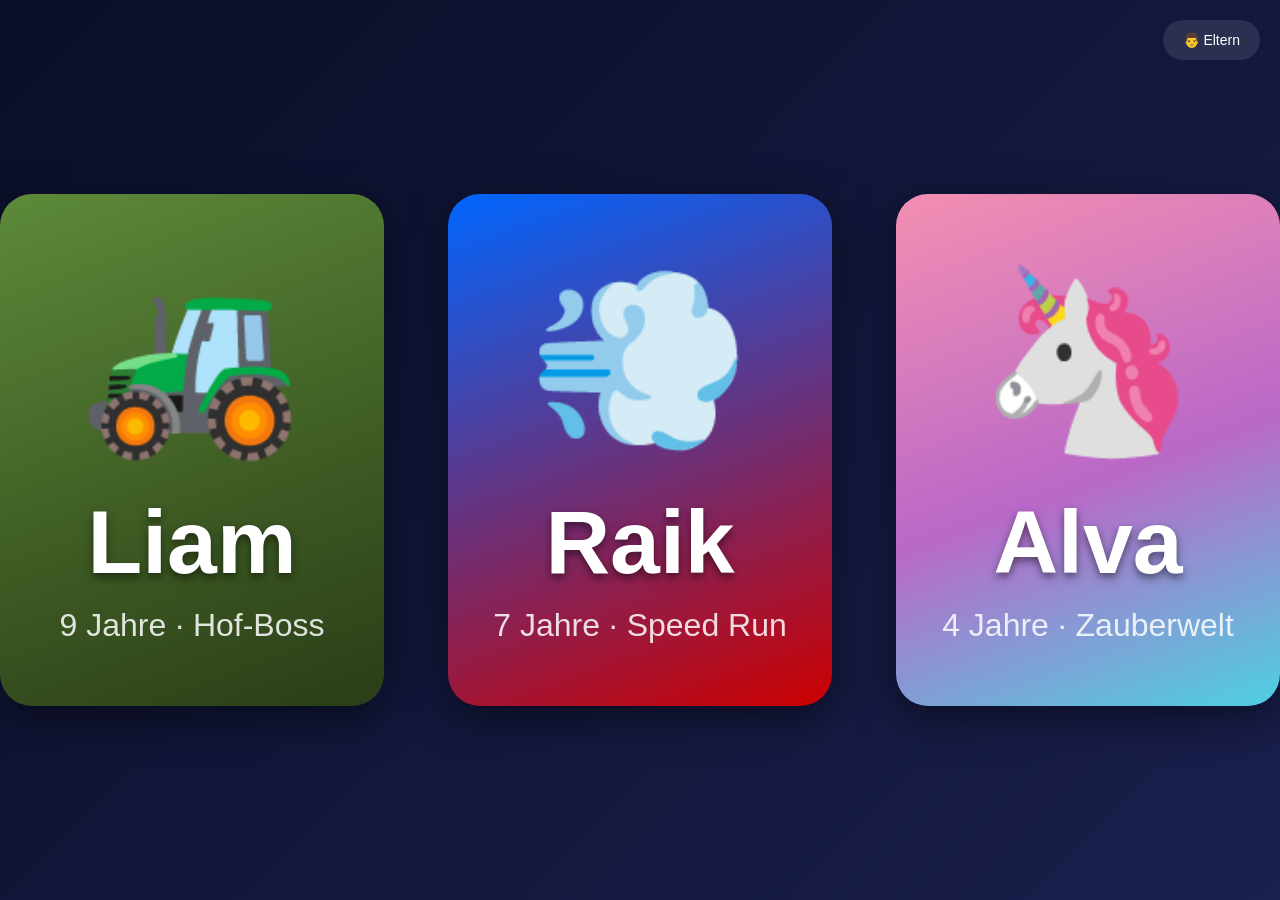
<file: index.html>
<!doctype html>
<html lang="de">
<head>
<meta charset="utf-8">
<meta name="viewport" content="width=device-width,initial-scale=1,viewport-fit=cover,user-scalable=no">
<meta name="theme-color" content="#0a0e27">
<title>Herzog Lernapp</title>
<link rel="manifest" href="manifest.json">
<link rel="stylesheet" href="style.css">
<link rel="icon" href="img/icons/icon-192.png">
</head>
<body>
<div id="app"></div>
<script src="pokedex.js"></script>
<script src="data.js"></script>
<script src="engine.js"></script>
<script src="settings.js"></script>
<script src="sync.js"></script>
<script src="sounds.js"></script>
<script src="trace.js"></script>
<script src="specials.js"></script>
<script src="games.js"></script>
<script src="ui.js"></script>
<script>
if ('serviceWorker' in navigator) {
  navigator.serviceWorker.register('sw.js').catch(()=>{});
}
</script>
</body>
</html>
</file>
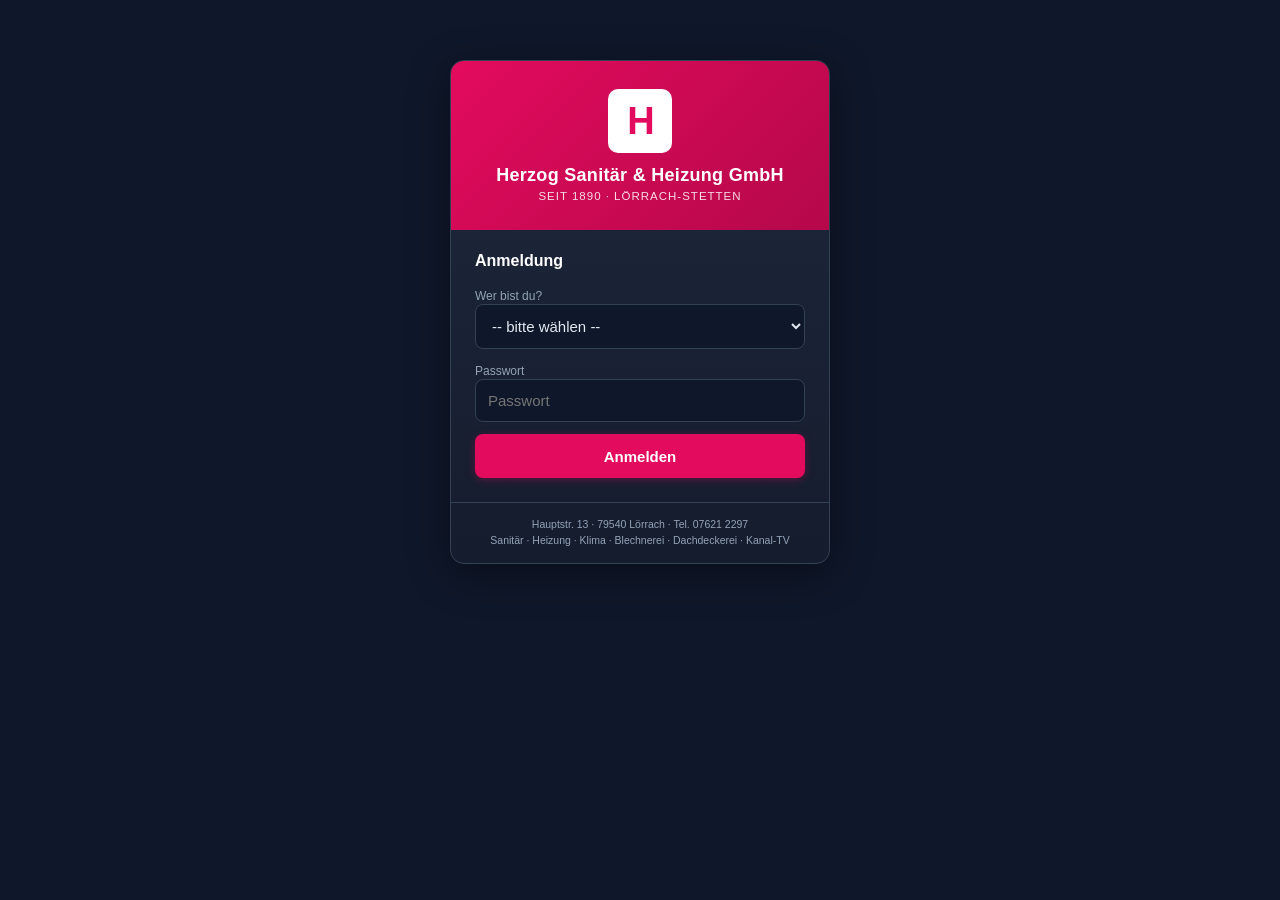
<file: herzog-app/index.html>
<!DOCTYPE html>
<html lang="de">
<head>
<meta charset="UTF-8">
<meta name="viewport" content="width=device-width, initial-scale=1.0, maximum-scale=1.0, user-scalable=no">
<meta name="apple-mobile-web-app-capable" content="yes">
<meta name="mobile-web-app-capable" content="yes">
<meta name="theme-color" content="#e30b5d">
<title>Herzog Sanitär & Heizung GmbH · KI</title>
<link rel="manifest" href="manifest.json">
<link rel="icon" type="image/svg+xml" href="icon.svg">
<link rel="apple-touch-icon" href="icon.svg">
<meta name="apple-mobile-web-app-title" content="Herzog KI">
<meta name="application-name" content="Herzog KI">
<style>
  :root{
    --herzog-pink:#e30b5d;         /* Briefkopf-Magenta */
    --herzog-pink-dark:#b5084a;
    --herzog-pink-soft:#f43f7d;
    --herzog-blue:#2b6cb0;          /* Herzog-Mobil Akzent */
    --bg:#0f172a;
    --bg-alt:#1e293b;
    --bg-deep:#0a0f1e;
    --border:#334155;
    --text:#e2e8f0;
    --text-muted:#94a3b8;
  }
  * { box-sizing: border-box; margin: 0; padding: 0; -webkit-tap-highlight-color: transparent; }
  html, body { height: 100%; overflow: hidden; }
  body { font-family: -apple-system, BlinkMacSystemFont, "Segoe UI", sans-serif; background: var(--bg); color: var(--text); display: flex; flex-direction: column; }
  header { background: linear-gradient(180deg, #1a2236 0%, #13192a 100%); padding: 0; border-bottom: 2px solid var(--herzog-pink); display: flex; align-items: stretch; justify-content: space-between; flex-shrink: 0; gap: 0; }
  .herzog-brand { display:flex; align-items:center; gap:10px; padding:10px 16px; }
  .herzog-logo { width:42px; height:42px; background:var(--herzog-pink); color:#fff; font-weight:800; font-size:26px; display:flex; align-items:center; justify-content:center; border-radius:6px; box-shadow:0 2px 8px rgba(227,11,93,.35); letter-spacing:-1px; flex-shrink:0; }
  .herzog-brand-text { display:flex; flex-direction:column; line-height:1.1; }
  .herzog-brand-name { font-size:15px; font-weight:700; color:#fff; letter-spacing:0.2px; }
  .herzog-brand-sub { font-size:10.5px; color:var(--text-muted); text-transform:uppercase; letter-spacing:0.8px; margin-top:2px; }
  header h1 { font-size: 15px; font-weight: 600; }
  header .right { display: flex; align-items: center; gap: 6px; font-size: 11px; color: var(--text-muted); padding:10px 16px; }
  header .userTag { font-size: 11px; color: #fff; background: var(--herzog-pink); padding: 3px 10px; border-radius: 10px; font-weight:500; }
  header .nav { display: flex; align-items: center; gap: 6px; flex-wrap: wrap; padding:10px 0; }
  header .nav button { background: transparent; color: var(--text-muted); border: 1px solid var(--border); padding: 6px 10px; font-size: 11.5px; border-radius: 6px; cursor: pointer; white-space: nowrap; font-weight:500; transition:all .15s; }
  header .nav button:hover { border-color: var(--herzog-pink-soft); color: #fff; }
  header .nav button.active { background: var(--herzog-pink); color: white; border-color: var(--herzog-pink); box-shadow:0 1px 4px rgba(227,11,93,.4); }
  #chat, #lager, #review, #admin, #gaps, #mails { flex: 1; overflow-y: auto; padding: 16px; max-width: 1000px; margin: 0 auto; width: 100%; min-height: 0; }
  .msg { margin-bottom: 12px; padding: 10px 14px; border-radius: 12px; max-width: 85%; white-space: pre-wrap; line-height: 1.5; word-wrap: break-word; position: relative; }
  .user { background: var(--herzog-pink); color: white; margin-left: auto; box-shadow:0 1px 6px rgba(227,11,93,.25); }
  .bot { background: #1e293b; border: 1px solid var(--border); }
  .bot.thinking { color: var(--text-muted); font-style: italic; }
  .msg-actions { margin-top: 8px; display: flex; gap: 6px; opacity: 0.7; }
  .msg-actions button { background: transparent; border: 1px solid #334155; color: #94a3b8; padding: 3px 8px; border-radius: 6px; font-size: 11px; cursor: pointer; }
  .msg-actions button:hover { background: #334155; color: white; }
  .msg-actions button.saved { background: #16a34a; color: white; border-color: #16a34a; }
  .login-box { max-width: 380px; margin: 60px auto; padding: 0; background: linear-gradient(180deg, #1e293b 0%, #151c2e 100%); border-radius: 14px; border: 1px solid var(--border); overflow:hidden; box-shadow:0 10px 40px rgba(0,0,0,.4); }
  .login-hero { background: linear-gradient(135deg, var(--herzog-pink) 0%, var(--herzog-pink-dark) 100%); padding:28px 24px; text-align:center; }
  .login-hero .logo-big { width:64px; height:64px; background:#fff; color:var(--herzog-pink); font-weight:800; font-size:38px; display:inline-flex; align-items:center; justify-content:center; border-radius:10px; margin-bottom:12px; letter-spacing:-2px; }
  .login-hero .firmenname { font-size:18px; font-weight:700; color:#fff; letter-spacing:0.3px; }
  .login-hero .firmensub { font-size:11.5px; color:rgba(255,255,255,.85); margin-top:4px; letter-spacing:1px; text-transform:uppercase; }
  .login-body { padding:22px 24px 24px; }
  .login-body label { font-size: 12px; color: var(--text-muted); }
  .login-body h2 { margin-bottom: 16px; font-size: 16px; color:#fff; font-weight:600; }
  .login-body input, .login-body select { width: 100%; background: #0f172a; border: 1px solid var(--border); color: var(--text); padding: 12px; border-radius: 8px; font-size: 15px; margin-bottom: 12px; }
  .login-footer { font-size:10.5px; color:var(--text-muted); text-align:center; padding:14px; border-top:1px solid var(--border); line-height:1.5; }
  .presets { max-width: 1000px; margin: 0 auto; width: 100%; padding: 6px 12px 4px; display: flex; flex-wrap: nowrap; gap: 6px; flex-shrink: 0; overflow-x: auto; white-space: nowrap; }
  .preset { background: #334155; color: #cbd5e1; border: none; padding: 6px 10px; border-radius: 14px; font-size: 12px; cursor: pointer; white-space: nowrap; }
  .preset:hover { background: #475569; }
  form.chat-form { display: flex; padding: 8px 12px 12px; background: #1e293b; border-top: 1px solid #334155; gap: 6px; max-width: 1000px; margin: 0 auto; width: 100%; flex-shrink: 0; align-items: flex-end; }
  textarea { flex: 1; background: #0f172a; border: 1px solid #334155; color: #e2e8f0; padding: 10px; border-radius: 8px; resize: none; font-family: inherit; font-size: 16px; }
  textarea:focus, input:focus, select:focus { outline: none; border-color: var(--herzog-pink); }
  button { transition:all .15s; }
  button.icon { background: #334155; color: white; border: none; width: 44px; height: 44px; border-radius: 8px; cursor: pointer; font-size: 20px; display: flex; align-items: center; justify-content: center; flex-shrink: 0; }
  button.icon:hover { background: #475569; }
  button.icon.recording { background: #dc2626; animation: pulse 1.2s infinite; }
  @keyframes pulse { 0%,100% { opacity: 1; } 50% { opacity: 0.6; } }
  button.send { background: var(--herzog-pink); color: white; border: none; padding: 0 18px; height: 44px; border-radius: 8px; cursor: pointer; font-weight: 600; font-size: 15px; flex-shrink: 0; box-shadow:0 2px 8px rgba(227,11,93,.3); }
  button.send:hover { background: var(--herzog-pink-dark); }
  .hidden { display: none !important; }
  .lager-item, .conv-item, .gap-item { background: #1e293b; border: 1px solid #334155; padding: 10px; border-radius: 8px; margin-bottom: 8px; }
  .lager-item.review { border-color: #eab308; background: #422006; }
  .lager-item h4, .conv-item h4 { font-size: 14px; margin-bottom: 4px; }
  .meta { font-size: 12px; color: #94a3b8; margin-top: 4px; }
  .actions { margin-top: 8px; display: flex; gap: 6px; flex-wrap: wrap; }
  .actions button { font-size: 12px; padding: 4px 8px; }
  .foto-upload { background: #1e293b; border: 2px dashed #334155; padding: 20px; border-radius: 12px; text-align: center; margin-bottom: 16px; }
  .foto-upload input[type=file] { display: none; }
  .foto-upload label { display: inline-block; background: var(--herzog-pink); color: white; padding: 10px 20px; border-radius: 8px; cursor: pointer; margin-top: 8px; font-weight:500; }
  .foto-upload select, .foto-upload input[type=text] { background: #0f172a; border: 1px solid #334155; color: #e2e8f0; padding: 8px; border-radius: 6px; margin: 8px; font-size: 14px; }
  .loading { color: #94a3b8; text-align: center; padding: 20px; }
  .badge { display: inline-block; background: var(--herzog-pink); color: white; font-size: 10px; padding: 2px 6px; border-radius: 10px; margin-left: 6px; }
  .badge.review { background: #eab308; color: #422006; }
  .badge.gap { background: #dc2626; }
  .danger { background: #dc2626 !important; }
  .success { background: #16a34a !important; }
  .filter-bar { display: flex; gap: 6px; margin-bottom: 12px; flex-wrap: wrap; }
  .filter-bar button { background: #1e293b; color: #cbd5e1; border: 1px solid #334155; padding: 6px 10px; border-radius: 6px; font-size: 12px; cursor: pointer; }
  .filter-bar button.active { background: var(--herzog-pink); color: white; border-color: var(--herzog-pink); }
  .conv-frage { color: var(--herzog-pink-soft); font-weight: 600; }
  .conv-antwort { margin-top: 6px; color: #e2e8f0; font-size: 13px; max-height: 140px; overflow-y: auto; }
  .conv-antwort.expanded { max-height: none; }

  /* === DASHBOARD === */
  #dashboard { padding:24px; max-width:1300px; margin:0 auto; width:100%; overflow-y:auto; }
  .dash-greeting { display:flex; align-items:center; gap:16px; margin-bottom:24px; padding-bottom:20px; border-bottom:1px solid var(--border); }
  .dash-greeting h2 { font-size:22px; font-weight:700; color:#fff; }
  .dash-greeting .sub { color:var(--text-muted); font-size:13px; margin-top:4px; }
  .dash-grid { display:grid; grid-template-columns:repeat(auto-fit, minmax(260px, 1fr)); gap:14px; }
  .dash-card { background:linear-gradient(135deg, #1e293b 0%, #151c2e 100%); border:1px solid var(--border); border-radius:12px; padding:18px; cursor:pointer; transition:all .2s; position:relative; overflow:hidden; }
  .dash-card:hover { border-color:var(--herzog-pink-soft); transform:translateY(-2px); box-shadow:0 6px 20px rgba(227,11,93,.15); }
  .dash-card::before { content:''; position:absolute; top:0; left:0; right:0; height:3px; background:var(--herzog-pink); opacity:.7; }
  .dash-card.highlight::before { opacity:1; background:linear-gradient(90deg, var(--herzog-pink), var(--herzog-pink-soft)); }
  .dash-card h3 { font-size:13px; color:var(--text-muted); text-transform:uppercase; letter-spacing:0.5px; font-weight:600; margin-bottom:10px; display:flex; justify-content:space-between; align-items:center; }
  .dash-card .icon { font-size:28px; }
  .dash-value { font-size:32px; font-weight:800; color:#fff; margin-bottom:6px; line-height:1; }
  .dash-value.pink { color:var(--herzog-pink-soft); }
  .dash-subtext { font-size:12px; color:var(--text-muted); }
  .dash-card.wide { grid-column: span 2; }
  .dash-list { max-height:180px; overflow-y:auto; margin-top:8px; }
  .dash-list-item { padding:6px 0; border-bottom:1px solid #1f2c40; font-size:13px; }
  .dash-list-item:last-child { border:0; }
  .dash-list-item .time { font-size:11px; color:var(--text-muted); }
  .dash-quick { margin-top:20px; }
  .dash-quick h3 { font-size:14px; color:var(--text-muted); text-transform:uppercase; letter-spacing:0.5px; margin-bottom:10px; }
  .dash-quick-btns { display:flex; gap:8px; flex-wrap:wrap; }
  .dash-quick-btns button { background:#1e293b; color:#fff; border:1px solid var(--border); padding:10px 16px; border-radius:8px; cursor:pointer; font-size:13px; }
  .dash-quick-btns button:hover { border-color:var(--herzog-pink); background:#2a3245; }
  .dash-install-banner { background:linear-gradient(135deg, var(--herzog-pink) 0%, var(--herzog-pink-dark) 100%); color:#fff; padding:14px 18px; border-radius:10px; margin-bottom:20px; display:flex; align-items:center; gap:14px; }
  .dash-install-banner button { background:#fff; color:var(--herzog-pink); border:0; padding:8px 16px; border-radius:6px; font-weight:600; cursor:pointer; }
  @media (max-width:700px){ .dash-card.wide { grid-column: span 1; } }

  /* === BRIEFING interaktiv === */
  #briefing { padding:20px; max-width:1100px; margin:0 auto; width:100%; overflow-y:auto; }
  .brf-section { background:#1e293b; border:1px solid var(--border); border-radius:10px; padding:16px; margin-bottom:14px; }
  .brf-section h4 { font-size:14px; font-weight:600; color:var(--herzog-pink-soft); margin-bottom:12px; display:flex; justify-content:space-between; align-items:center; }
  .brf-section h4 .count { background:var(--herzog-pink); color:#fff; font-size:11px; padding:2px 8px; border-radius:10px; }
  .brf-item { padding:10px 12px; background:#0f172a; border-radius:6px; margin-bottom:8px; display:flex; gap:10px; align-items:flex-start; transition:all .2s; }
  .brf-item.done { opacity:0.4; text-decoration:line-through; }
  .brf-item .content { flex:1; min-width:0; font-size:13.5px; line-height:1.45; }
  .brf-item .meta { font-size:11px; color:var(--text-muted); margin-top:3px; }
  .brf-item .actions { display:flex; gap:6px; flex-shrink:0; }
  .brf-check { background:#22c55e; color:#fff; border:0; width:28px; height:28px; border-radius:6px; cursor:pointer; font-size:14px; font-weight:700; }
  .brf-check:hover { background:#16a34a; }
  .brf-ignore { background:#475569; color:#fff; border:0; width:28px; height:28px; border-radius:6px; cursor:pointer; font-size:14px; }
  .brf-empty { color:var(--text-muted); font-size:13px; font-style:italic; }
  .brf-prio-high { border-left:3px solid #dc2626; padding-left:10px; }
  .brf-prio-med { border-left:3px solid #eab308; padding-left:10px; }
</style>
</head>
<body>
<div id="login" class="login-box">
  <div class="login-hero">
    <div class="logo-big">H</div>
    <div class="firmenname">Herzog Sanitär &amp; Heizung GmbH</div>
    <div class="firmensub">Seit 1890 · Lörrach-Stetten</div>
  </div>
  <div class="login-body">
    <h2>Anmeldung</h2>
    <label>Wer bist du?</label>
    <select id="userSelect">
      <option value="">-- bitte wählen --</option>
      <option value="Michael">Michael (Admin)</option>
      <option value="Ervin">Ervin</option>
      <option value="Uwe">Uwe</option>
      <option value="Daniel">Daniel</option>
      <option value="Alex">Alex</option>
      <option value="Sascha">Sascha</option>
      <option value="Peter Hofmueller">Peter Hofmueller</option>
      <option value="Thomas Brueder">Thomas Brueder</option>
      <option value="Kemal">Kemal</option>
      <option value="Tobias">Tobias</option>
      <option value="Adrian">Adrian</option>
      <option value="Timo">Timo</option>
      <option value="Justin">Justin</option>
      <option value="Carmen">Carmen</option>
      <option value="Vanessa">Vanessa</option>
    </select>
    <label>Passwort</label>
    <input type="password" id="pw" placeholder="Passwort" autocomplete="current-password">
    <button class="send" onclick="doLogin()" style="width:100%; padding:12px;">Anmelden</button>
  </div>
  <div class="login-footer">
    Hauptstr. 13 · 79540 Lörrach · Tel. 07621 2297<br>
    Sanitär · Heizung · Klima · Blechnerei · Dachdeckerei · Kanal-TV
  </div>
</div>

<header id="hdr" class="hidden">
  <div class="herzog-brand">
    <div class="herzog-logo">H</div>
    <div class="herzog-brand-text">
      <div class="herzog-brand-name">Herzog Sanitär &amp; Heizung</div>
      <div class="herzog-brand-sub">Firmen-KI · Lörrach</div>
    </div>
  </div>
  <div class="nav">
    <button id="navDashboard" class="active" onclick="switchView('dashboard')">🏠 Start</button>
    <button id="navChat" onclick="switchView('chat')">💬 Chat</button>
    <button id="navLager" onclick="switchView('lager')">Lager</button>
    <button id="navReview" onclick="switchView('review')">Review <span id="reviewBadge" class="badge review hidden">0</span></button>
    <button id="navMails" class="hidden" onclick="switchView('mails')">📧 Mails <span id="mailsBadge" class="badge review hidden">0</span></button>
    <button id="navWhatsApp" class="hidden" onclick="switchView('whatsapp')">💬 WhatsApp <span id="waBadge" class="badge review hidden">0</span></button>
    <button id="navTrain" class="hidden" onclick="switchView('train')">🎓 Training</button>
    <button id="navBriefing" class="hidden" onclick="switchView('briefing')">☀️ Briefing</button>
    <button id="navAdmin" class="hidden" onclick="switchView('admin')">Protokoll</button>
    <button id="navGaps" class="hidden" onclick="switchView('gaps')">Luecken <span id="gapsBadge" class="badge gap hidden">0</span></button>
  </div>
  <div class="right"><span class="userTag" id="userTag"></span><button class="icon" style="width:28px;height:28px;font-size:14px" onclick="logout()" title="Logout">⎋</button></div>
</header>

<div id="dashboard" class="hidden">
  <div id="installBanner" class="dash-install-banner hidden">
    <div style="flex:1">
      <strong>📲 Als App installieren</strong><br>
      <span style="font-size:12px;opacity:0.9">Ein Klick - läuft dann wie eine echte Desktop-App</span>
    </div>
    <button onclick="installPwa()">Installieren</button>
  </div>

  <div class="dash-greeting">
    <div style="width:56px;height:56px;background:var(--herzog-pink);color:#fff;font-weight:800;font-size:32px;display:flex;align-items:center;justify-content:center;border-radius:10px;letter-spacing:-2px">H</div>
    <div style="flex:1">
      <h2 id="dashHello">Willkommen</h2>
      <div class="sub" id="dashDate"></div>
    </div>
  </div>

  <div class="dash-grid" id="dashGrid">
    <!-- Wird dynamisch befüllt -->
  </div>

  <div class="dash-quick">
    <h3>Schnellzugriff</h3>
    <div class="dash-quick-btns">
      <button onclick="switchView('chat')">💬 Mit KI chatten</button>
      <button onclick="switchView('whatsapp')">📱 WhatsApp öffnen</button>
      <button onclick="switchView('mails')">📧 Mails prüfen</button>
      <button onclick="switchView('briefing')">☀️ Volles Briefing</button>
      <button onclick="switchView('train')">🎓 KI trainieren</button>
      <button onclick="switchView('lager')">📦 Lager</button>
    </div>
  </div>
</div>

<div id="chat" class="hidden"></div>
<div id="chatPresets" class="presets hidden"></div>
<form id="chatForm" class="chat-form hidden">
  <button type="button" class="icon" id="btnMic" title="Voice">🎤</button>
  <button type="button" class="icon" id="btnPhoto" title="Foto">📷</button>
  <textarea id="input" rows="2" placeholder="Frage an die Herzog KI..."></textarea>
  <button type="submit" class="send">Senden</button>
</form>

<div id="lager" class="hidden">
  <div class="foto-upload">
    <h3>📷 Neues Regal scannen</h3>
    <p style="font-size:13px;color:#94a3b8;margin:8px 0">Foto von Regal/Fach + Standort → KI erkennt die Artikel</p>
    <div>
      <select id="lagerOrtRaum" style="width:140px"><option value="Keller">Keller</option><option value="Werkstatt">Werkstatt</option><option value="LKW">LKW</option><option value="Buero">Büro</option></select>
      <input type="text" id="lagerOrtDetail" placeholder="Regal 3, Fach 2" style="width:160px">
    </div>
    <input type="file" id="lagerFotoInput" accept="image/*" capture="environment">
    <label for="lagerFotoInput">📷 Foto aufnehmen</label>
    <div id="lagerFotoStatus" style="margin-top:12px;font-size:13px;color:#94a3b8"></div>
  </div>
  <h3 style="margin-bottom:8px">📦 Bestand</h3>
  <input type="text" id="lagerSearch" placeholder="Suchen..." style="width:100%;background:#0f172a;border:1px solid #334155;color:#e2e8f0;padding:10px;border-radius:8px;margin-bottom:12px;font-size:15px">
  <div id="lagerList"></div>
</div>

<div id="review" class="hidden">
  <h3 style="margin-bottom:12px">⭐ KI-Vorschläge zum Reviewen</h3>
  <p style="font-size:13px;color:#94a3b8;margin-bottom:16px">Die KI hat diese Einträge automatisch erstellt. Prüfe und bestätige oder lösche.</p>
  <div id="reviewList"></div>
</div>

<div id="admin" class="hidden">
  <h3 style="margin-bottom:12px">📋 Chat-Protokoll aller Mitarbeiter</h3>
  <div class="filter-bar">
    <button class="active" data-filter="today" onclick="loadAdmin('today')">Heute</button>
    <button data-filter="week" onclick="loadAdmin('week')">Letzte 7 Tage</button>
    <button data-filter="all" onclick="loadAdmin('all')">Alle</button>
    <button data-filter="gaps" onclick="loadAdmin('gaps')">Ohne Treffer</button>
    <button data-filter="unsaved" onclick="loadAdmin('unsaved')">Nicht gespeichert</button>
  </div>
  <div id="adminList"></div>
</div>

<style>
.wa-wrap{display:flex;height:calc(100vh - 80px);background:#0b141a;border-radius:8px;overflow:hidden;margin-top:8px}
.wa-left{width:340px;min-width:280px;background:#111b21;border-right:1px solid #222e35;display:flex;flex-direction:column}
.wa-header{padding:14px 16px;background:#202c33;border-bottom:1px solid #222e35;font-weight:600;color:#e9edef;font-size:14px;display:flex;align-items:center;justify-content:space-between}
.wa-status{font-size:11px;padding:4px 8px;border-radius:10px}
.wa-status.on{background:#005c4b;color:#d1fae5}
.wa-status.off{background:#7f1d1d;color:#fecaca}
.wa-search{padding:8px 12px;background:#111b21}
.wa-search input{width:100%;background:#202c33;color:#e9edef;border:0;padding:8px 12px;border-radius:8px;font-size:13px}
.wa-chats{flex:1;overflow-y:auto}
.wa-chat-row{padding:12px 16px;display:flex;gap:12px;cursor:pointer;border-bottom:1px solid #1f2c33;transition:background .1s}
.wa-chat-row:hover{background:#202c33}
.wa-chat-row.active{background:#2a3942}
.wa-avatar{width:44px;height:44px;border-radius:50%;background:#6b7c85;display:flex;align-items:center;justify-content:center;color:#fff;font-weight:600;font-size:16px;flex-shrink:0}
.wa-avatar.group{background:#00a884}
.wa-chat-meta{flex:1;min-width:0}
.wa-chat-name{font-size:14px;color:#e9edef;font-weight:500;white-space:nowrap;overflow:hidden;text-overflow:ellipsis}
.wa-chat-last{font-size:12px;color:#8696a0;white-space:nowrap;overflow:hidden;text-overflow:ellipsis;margin-top:2px}
.wa-chat-time{font-size:11px;color:#8696a0;text-align:right;flex-shrink:0}
.wa-unread{background:#25d366;color:#111b21;font-size:11px;font-weight:700;padding:2px 6px;border-radius:10px;margin-top:4px;display:inline-block;min-width:18px;text-align:center}
.wa-right{flex:1;display:flex;flex-direction:column;background:#0b141a;background-image:url('data:image/svg+xml;utf8,<svg xmlns="http://www.w3.org/2000/svg" width="40" height="40"><circle cx="20" cy="20" r="1" fill="rgba(255,255,255,0.02)"/></svg>')}
.wa-chat-header{padding:12px 16px;background:#202c33;border-bottom:1px solid #222e35;display:flex;gap:12px;align-items:center}
.wa-chat-title{font-size:15px;color:#e9edef;font-weight:500}
.wa-chat-sub{font-size:12px;color:#8696a0}
.wa-messages{flex:1;overflow-y:auto;padding:20px 40px;display:flex;flex-direction:column;gap:4px}
.wa-bubble{max-width:65%;padding:8px 12px;border-radius:8px;font-size:14px;line-height:1.4;position:relative;word-wrap:break-word}
.wa-bubble.them{background:#202c33;color:#e9edef;align-self:flex-start;border-top-left-radius:0}
.wa-bubble.me{background:#005c4b;color:#e9edef;align-self:flex-end;border-top-right-radius:0}
.wa-bubble-time{font-size:10px;color:#8696a0;margin-top:2px;text-align:right}
.wa-bubble.me .wa-bubble-time{color:#a8c7be}
.wa-sender{font-size:12px;color:#06cf9c;font-weight:500;margin-bottom:2px}
.wa-input{padding:10px 16px;background:#202c33;display:flex;gap:10px;align-items:flex-end}
.wa-input textarea{flex:1;background:#2a3942;color:#e9edef;border:0;border-radius:8px;padding:10px 12px;font-size:14px;resize:none;min-height:42px;max-height:100px}
.wa-input button{background:#00a884;color:#fff;border:0;border-radius:50%;width:42px;height:42px;cursor:pointer;font-size:18px}
.wa-input button:hover{background:#06cf9c}
.wa-input button.draft{background:#3b82f6;width:auto;border-radius:8px;padding:0 14px;font-size:13px;height:42px}
.wa-empty{display:flex;align-items:center;justify-content:center;height:100%;color:#8696a0;font-size:14px;text-align:center;padding:40px}
.wa-date-sep{text-align:center;margin:16px 0;font-size:11px;color:#8696a0;background:rgba(11,20,26,0.7);padding:4px 12px;border-radius:8px;align-self:center}
@media (max-width:700px){
  .wa-left{width:100%}
  .wa-wrap.chat-open .wa-left{display:none}
  .wa-wrap:not(.chat-open) .wa-right{display:none}
}
</style>
<div id="train" class="hidden">
  <h3 style="margin-bottom:4px">🎓 KI trainieren</h3>
  <p style="font-size:13px;color:#94a3b8;margin-bottom:20px">Bring der KI dein Wissen bei: Sprachnotiz, Text oder PDF. Wird automatisch strukturiert und embedded.</p>

  <div style="display:grid;grid-template-columns:1fr 1fr;gap:16px;margin-bottom:20px">
    <!-- VOICE -->
    <div style="background:#0f1729;padding:16px;border-radius:8px">
      <h4 style="margin-bottom:8px">🎤 Sprachnotiz</h4>
      <p style="font-size:12px;color:#94a3b8;margin-bottom:10px">Einfach reinsprechen - Whisper transkribiert, KI strukturiert</p>
      <button id="trainRecBtn" onclick="trainToggleRec()" style="background:#dc2626;color:#fff;border:0;padding:10px 20px;border-radius:6px;font-size:14px;cursor:pointer;width:100%">🎤 Aufnahme starten</button>
      <div id="trainRecStatus" style="font-size:12px;color:#94a3b8;margin-top:8px;min-height:16px"></div>
    </div>

    <!-- PDF -->
    <div style="background:#0f1729;padding:16px;border-radius:8px">
      <h4 style="margin-bottom:8px">📄 PDF-Upload</h4>
      <p style="font-size:12px;color:#94a3b8;margin-bottom:10px">Anleitungen, Datenblätter, Manuals</p>
      <input type="file" id="trainPdfFile" accept=".pdf" style="color:#e5e7eb;font-size:13px;margin-bottom:8px;width:100%">
      <input type="text" id="trainPdfTitle" placeholder="Titel (z.B. Vaillant ecoTEC)" style="width:100%;padding:6px;background:#1a2340;color:#e5e7eb;border:1px solid #334155;border-radius:4px;margin-bottom:8px">
      <button onclick="trainUploadPdf()" style="width:100%;padding:8px">📤 Hochladen & lernen</button>
      <div id="trainPdfStatus" style="font-size:12px;color:#94a3b8;margin-top:8px;min-height:16px"></div>
    </div>
  </div>

  <!-- TEXT -->
  <div style="background:#0f1729;padding:16px;border-radius:8px;margin-bottom:20px">
    <h4 style="margin-bottom:8px">📝 Text-Notiz</h4>
    <textarea id="trainText" rows="4" placeholder="Tipp / Regel / Erfahrung eintippen..." style="width:100%;padding:8px;background:#1a2340;color:#e5e7eb;border:1px solid #334155;border-radius:4px;margin-bottom:8px"></textarea>
    <button onclick="trainSendText()">Speichern</button>
    <div id="trainTextStatus" style="font-size:12px;color:#94a3b8;margin-top:8px;display:inline-block;margin-left:10px"></div>
  </div>

  <!-- CURRICULUM -->
  <div style="background:#0f1729;padding:16px;border-radius:8px">
    <h4 style="margin-bottom:8px">📚 SHK-Curriculum Fortschritt</h4>
    <p style="font-size:12px;color:#94a3b8;margin-bottom:10px">KI arbeitet 100 SHK-Themen aus Ausbildung + Meisterschule durch (Normen, Technik, Diagnose, Recht...)</p>
    <div id="trainCurriculumStats">Lade...</div>
    <div style="background:#1a2340;border-radius:999px;height:10px;margin:10px 0;overflow:hidden"><div id="trainCurriculumBar" style="height:100%;background:#22c55e;width:0%;transition:width 0.3s"></div></div>
    <button onclick="trainProcessOne()">▶ Ein weiteres Thema verarbeiten</button>
  </div>

  <div style="margin-top:24px;padding:14px;background:#0f1729;border-radius:8px;font-size:12px;color:#94a3b8">
    <strong>Tipp:</strong> Nach dem Training landet alles in <em>knowledge_cases</em> mit Vector-Embedding.
    Die KI findet es dann automatisch bei passenden Fragen.
  </div>
</div>

<div id="whatsapp" class="hidden">
  <div class="wa-wrap" id="waWrap">
    <div class="wa-left">
      <div class="wa-header">
        💬 WhatsApp
        <span id="waWorkerBadge" class="wa-status off">offline</span>
      </div>
      <div class="wa-search">
        <input id="waSearch" placeholder="Chat suchen..." oninput="waFilterList(this.value)">
      </div>
      <div class="wa-chats" id="waChats">
        <div class="wa-empty">Lade...</div>
      </div>
    </div>
    <div class="wa-right" id="waRight">
      <div class="wa-empty">
        <div>
          <div style="font-size:40px;margin-bottom:10px">💬</div>
          Chat auswählen um Nachrichten zu sehen
        </div>
      </div>
    </div>
  </div>
</div>

<div id="briefing" class="hidden">
  <div style="display:flex;align-items:center;justify-content:space-between;margin-bottom:16px">
    <h3>☀️ Briefing · Aufgaben abhaken</h3>
    <button onclick="loadBriefing()">🔄 Neu laden</button>
  </div>
  <div id="briefingContent">Lade...</div>
</div>

<div id="gaps" class="hidden">
  <h3 style="margin-bottom:12px">🕳 Wissenslücken</h3>
  <p style="font-size:13px;color:#94a3b8;margin-bottom:16px">Fragen die keinen Treffer hatten. Hier siehst du was die KI noch nicht weiß.</p>
  <div id="gapsList"></div>
</div>

<div id="mails" class="hidden">
  <h3 style="margin-bottom:12px">📧 Mails</h3>
  <div class="filter-bar">
    <button class="active" data-filter="pending" onclick="loadMails('pending')">Offen</button>
    <button data-filter="urgent" onclick="loadMails('urgent')">Dringend</button>
    <button data-filter="with_drafts" onclick="loadMails('with_drafts')">Mit Entwurf</button>
    <button data-filter="with_attachments" onclick="loadMails('with_attachments')">Mit Anhang</button>
  </div>
  <div id="mailsList"></div>
  <div id="mailDetail" class="hidden" style="position:fixed;inset:0;background:rgba(0,0,0,0.85);z-index:100;padding:12px;overflow-y:auto;-webkit-overflow-scrolling:touch">
    <div style="max-width:900px;margin:0 auto;background:#1e293b;border-radius:12px;padding:16px;margin-bottom:40px">
      <button onclick="closeMailDetail()" style="background:#334155;color:white;border:none;padding:6px 12px;border-radius:6px;cursor:pointer;float:right">✕ Schliessen</button>
      <div id="mailDetailContent"></div>
    </div>
  </div>
</div>

<script>
const MAILS_API = "https://nrmqdhcrshyoigesqapm.supabase.co/functions/v1/herzog-mails";
const API_BASE = "https://nrmqdhcrshyoigesqapm.supabase.co/functions/v1/herzog-ki";
const BRIEFING_API = "https://nrmqdhcrshyoigesqapm.supabase.co/functions/v1/herzog-briefing";
const WA_API = "https://nrmqdhcrshyoigesqapm.supabase.co/functions/v1/herzog-whatsapp";
const TRAIN_API = "https://nrmqdhcrshyoigesqapm.supabase.co/functions/v1/herzog-train";
const CURRICULUM_API = "https://nrmqdhcrshyoigesqapm.supabase.co/functions/v1/herzog-curriculum";
window.HKI_ANON_KEY = "eyJhbGciOiJIUzI1NiIsInR5cCI6IkpXVCJ9.eyJpc3MiOiJzdXBhYmFzZSIsInJlZiI6Im5ybXFkaGNyc2h5b2lnZXNxYXBtIiwicm9sZSI6ImFub24iLCJpYXQiOjE3NzM0MTQ3MjksImV4cCI6MjA4ODk5MDcyOX0.Hw4hg6f9iiJcw92veiEU4-oPGcRX_k5NoLuxHU5_ors";
const ANON_KEY = "eyJhbGciOiJIUzI1NiIsInR5cCI6IkpXVCJ9.eyJpc3MiOiJzdXBhYmFzZSIsInJlZiI6Im5ybXFkaGNyc2h5b2lnZXNxYXBtIiwicm9sZSI6ImFub24iLCJpYXQiOjE3NzM0MTQ3MjksImV4cCI6MjA4ODk5MDcyOX0.Hw4hg6f9iiJcw92veiEU4-oPGcRX_k5NoLuxHU5_ors";
const PRESETS = ["Was steht heute im Kalender?","Was steht morgen im Kalender?","Wartungen bald fällig","Zugang Reisser","Zugang GC Online","Kontakt Bosch Service","Fehlercode Vaillant F22","Wie Heizung entlüften?","Wo ist Kupferrohr 15mm?","Mails von heute","KfW Förderung Wärmepumpe 2026"];

let pw = localStorage.getItem('hki_pw') || '';
let userName = localStorage.getItem('hki_user') || '';
let currentView = 'chat';
let chatHistory = [];
let mediaRecorder = null;
let audioChunks = [];
let lastConvMap = new Map(); // messageIndex -> conversation_id (from chat logs)

function headers(extra = {}) { return { 'Content-Type':'application/json','X-Herzog-PW':pw,'X-Herzog-User':userName,'apikey':ANON_KEY,'Authorization':'Bearer '+ANON_KEY, ...extra }; }
function isAdmin() { return userName === "Michael"; }
function isBuero() { return ["Michael","Carmen","Vanessa","Paul"].includes(userName); }

if (pw && userName) showApp();

function doLogin() {
  userName = document.getElementById('userSelect').value;
  pw = document.getElementById('pw').value;
  if (!userName) { alert('Bitte Namen waehlen'); return; }
  if (!pw) { alert('Passwort fehlt'); return; }
  localStorage.setItem('hki_pw', pw);
  localStorage.setItem('hki_user', userName);
  showApp();
}
function logout() { localStorage.removeItem('hki_pw'); localStorage.removeItem('hki_user'); location.reload(); }

function showApp() {
  document.getElementById('login').classList.add('hidden');
  document.getElementById('hdr').classList.remove('hidden');
  document.getElementById('userTag').textContent = userName;
  if (isAdmin()) { document.getElementById('navAdmin').classList.remove('hidden'); document.getElementById('navGaps').classList.remove('hidden'); }
  if (isBuero()) { document.getElementById('navMails').classList.remove('hidden'); document.getElementById('navBriefing').classList.remove('hidden'); document.getElementById('navWhatsApp').classList.remove('hidden'); document.getElementById('navTrain').classList.remove('hidden'); }
  // Letzte View: URL > localStorage > Default (Dashboard Büro / Chat Monteur)
  const urlView = new URLSearchParams(location.search).get('view');
  let savedView = null;
  try { savedView = localStorage.getItem('hki_view'); } catch {}
  const startView = urlView || savedView || (isBuero() ? 'dashboard' : 'chat');
  switchView(startView);
  renderPresets();
  if (startView === 'chat') addBot('Hallo ' + userName + '! Ich kenne Kunden, Baustellen, Wartungen, Lager, Mails und kann bei externen Fragen Google nutzen. Frag los.');
  refreshReviewCount();
  if (isAdmin()) refreshGapsCount();
  setInterval(refreshReviewCount, 60000);
  if (isAdmin()) setInterval(refreshGapsCount, 60000);
}

function switchView(v) {
  currentView = v;
  try { localStorage.setItem('hki_view', v); } catch {}
  ['dashboard','chat','lager','review','admin','gaps','mails','briefing','whatsapp','train'].forEach(x => { const el = document.getElementById(x); if (el) el.classList.toggle('hidden', v !== x); });
  document.getElementById('chatPresets').classList.toggle('hidden', v !== 'chat');
  document.getElementById('chatForm').classList.toggle('hidden', v !== 'chat');
  if (v === 'dashboard') loadDashboard();
  ['navDashboard','navChat','navLager','navReview','navAdmin','navGaps','navMails','navBriefing','navWhatsApp','navTrain'].forEach(id => { const b = document.getElementById(id); if (b) b.classList.toggle('active', id === 'nav' + v.charAt(0).toUpperCase() + v.slice(1)); });
  if (v === 'lager') loadLager();
  if (v === 'review') loadReview();
  if (v === 'admin') loadAdmin('today');
  if (v === 'gaps') loadGaps();
  if (v === 'mails') loadMails('pending');
  if (v === 'briefing') loadBriefing();
  if (v === 'whatsapp') loadWhatsApp();
  if (v === 'train') loadTrain();
}

function renderPresets() { const pe = document.getElementById('chatPresets'); pe.innerHTML = ''; PRESETS.forEach(p => { const b = document.createElement('button'); b.className = 'preset'; b.type = 'button'; b.textContent = p; b.onclick = () => { document.getElementById('input').value = p; document.getElementById('input').focus(); }; pe.appendChild(b); }); }

function addMsg(role, text) { const chat = document.getElementById('chat'); const div = document.createElement('div'); div.className = 'msg ' + (role === 'user' ? 'user' : 'bot'); div.textContent = text; chat.appendChild(div); chat.scrollTop = chat.scrollHeight; return div; }
function addBot(t) { return addMsg('bot', t); }
function addUser(t) { return addMsg('user', t); }

async function findConvId(frage) { try { const res = await fetch(API_BASE + '/admin/conversations?filter=all', { headers: headers() }); if (!res.ok) return null; const j = await res.json(); const match = (j.conversations || []).find(c => c.frage === frage && c.user_name === userName); return match?.id ?? null; } catch { return null; } }

document.getElementById('chatForm').addEventListener('submit', async function(e) {
  e.preventDefault();
  const input = document.getElementById('input');
  const text = input.value.trim(); if (!text) return;
  addUser(text); chatHistory.push({ role: 'user', content: text }); input.value = '';
  const thinking = addBot('denkt nach...'); thinking.classList.add('thinking');
  try {
    const res = await fetch(API_BASE + '/chat', { method: 'POST', headers: headers(), body: JSON.stringify({ messages: chatHistory }) });
    if (res.status === 401) { localStorage.removeItem('hki_pw'); thinking.textContent = 'Passwort falsch. Seite neu laden.'; return; }
    if (!res.ok) { thinking.textContent = 'HTTP ' + res.status; return; }
    const convIdHeader = res.headers.get('X-Conversation-Id') || '';
    thinking.classList.remove('thinking'); thinking.textContent = '';
    const reader = res.body.getReader(); const dec = new TextDecoder(); let buffer = '', full = '';
    while (true) { const { done, value } = await reader.read(); if (done) break; buffer += dec.decode(value, { stream: true }); const lines = buffer.split('\n'); buffer = lines.pop(); for (const line of lines) { if (!line.startsWith('data: ')) continue; const data = line.slice(6).trim(); if (data === '[DONE]') continue; try { const c = JSON.parse(data); const d = c.choices?.[0]?.delta?.content || ''; full += d; thinking.textContent = full; document.getElementById('chat').scrollTop = document.getElementById('chat').scrollHeight; } catch {} } }
    chatHistory.push({ role: 'assistant', content: full });
    // Feedback-Buttons für alle + Save für Admin
    const actions = document.createElement('div'); actions.className = 'msg-actions';
    let convId = convIdHeader;
    const goodBtn = document.createElement('button'); goodBtn.textContent = '👍'; goodBtn.title = 'Antwort war hilfreich';
    const badBtn = document.createElement('button'); badBtn.textContent = '👎'; badBtn.title = 'Antwort war falsch oder unpassend';
    const sendFeedback = async (value, btn) => {
      if (!convId) { await new Promise(r => setTimeout(r, 600)); convId = await findConvId(text); }
      if (!convId) { btn.textContent = '❌'; return; }
      const r = await fetch(API_BASE + '/feedback', { method: 'POST', headers: headers(), body: JSON.stringify({ conversation_id: convId, feedback: value }) });
      if (r.ok) { btn.classList.add('saved'); btn.textContent = value === 'good' ? '👍✓' : '👎✓'; goodBtn.disabled = true; badBtn.disabled = true; } else { btn.textContent = '❌'; }
    };
    goodBtn.onclick = () => sendFeedback('good', goodBtn);
    badBtn.onclick = () => sendFeedback('bad', badBtn);
    actions.appendChild(goodBtn); actions.appendChild(badBtn);
    if (isAdmin()) {
      const saveBtn = document.createElement('button'); saveBtn.textContent = '💾 Ins Firmenwissen';
      saveBtn.onclick = async () => {
        saveBtn.textContent = '⏳ Speichere...';
        if (!convId) { await new Promise(r => setTimeout(r, 800)); convId = await findConvId(text); }
        if (!convId) { saveBtn.textContent = '❌ Conv nicht gefunden'; return; }
        const res = await fetch(API_BASE + '/admin/save-knowledge', { method: 'POST', headers: headers(), body: JSON.stringify({ conversation_id: convId }) });
        const j = await res.json();
        if (j.saved) { saveBtn.textContent = '✓ Gespeichert'; saveBtn.classList.add('saved'); } else { saveBtn.textContent = '❌ ' + (j.error || 'Fehler'); }
      };
      actions.appendChild(saveBtn);
    }
    thinking.appendChild(actions);
  } catch (err) { thinking.textContent = 'Fehler: ' + err.message; }
});

document.getElementById('input').addEventListener('keydown', function(e) { if (e.key === 'Enter' && !e.shiftKey) { e.preventDefault(); document.getElementById('chatForm').requestSubmit(); } });
document.getElementById('pw').addEventListener('keydown', function(e) { if (e.key === 'Enter') doLogin(); });
</script>
<script src="pdf_editor.js"></script>
<script>
// (leer - wegen pdf_editor.js einschluss)

// Voice
const btnMic = document.getElementById('btnMic');
btnMic.addEventListener('click', async () => {
  if (mediaRecorder && mediaRecorder.state === 'recording') { mediaRecorder.stop(); btnMic.classList.remove('recording'); btnMic.textContent = '🎤'; return; }
  try {
    const stream = await navigator.mediaDevices.getUserMedia({ audio: true });
    mediaRecorder = new MediaRecorder(stream, { mimeType: 'audio/webm' }); audioChunks = [];
    mediaRecorder.ondataavailable = e => audioChunks.push(e.data);
    mediaRecorder.onstop = async () => {
      stream.getTracks().forEach(t => t.stop()); btnMic.textContent = '⏳';
      const blob = new Blob(audioChunks, { type: 'audio/webm' });
      try { const res = await fetch(API_BASE + '/transcribe', { method: 'POST', headers: { 'Content-Type': 'audio/webm', 'X-Herzog-PW': pw, 'X-Herzog-User': userName, 'apikey': ANON_KEY, 'Authorization': 'Bearer ' + ANON_KEY }, body: blob }); const j = await res.json(); if (j.text) { const inp = document.getElementById('input'); inp.value = (inp.value ? inp.value + ' ' : '') + j.text.trim(); inp.focus(); } else alert('Transkription: ' + (j.error || 'leer')); } catch (err) { alert('Voice Fehler: ' + err.message); }
      btnMic.textContent = '🎤';
    };
    mediaRecorder.start(); btnMic.classList.add('recording'); btnMic.textContent = '⏹';
  } catch (err) { alert('Mikrofon verweigert: ' + err.message); }
});

document.getElementById('btnPhoto').addEventListener('click', () => { switchView('lager'); setTimeout(() => document.getElementById('lagerFotoInput').click(), 100); });

document.getElementById('lagerFotoInput').addEventListener('change', async (e) => {
  const file = e.target.files[0]; if (!file) return;
  const raum = document.getElementById('lagerOrtRaum').value; const detail = document.getElementById('lagerOrtDetail').value.trim();
  const ort = detail ? raum + ' ' + detail : raum;
  const status = document.getElementById('lagerFotoStatus');
  status.textContent = '🔄 Foto wird analysiert (10-30 Sek)...';
  const reader = new FileReader();
  reader.onload = async () => {
    const base64 = reader.result.split(',')[1];
    try { const res = await fetch(API_BASE + '/vision', { method: 'POST', headers: headers(), body: JSON.stringify({ image_base64: base64, ort }) }); const j = await res.json(); if (j.error) { status.textContent = '❌ ' + j.error; return; } status.textContent = '✅ ' + (j.count || 0) + ' Artikel erkannt → Review'; refreshReviewCount(); loadLager(); } catch (err) { status.textContent = '❌ ' + err.message; }
    e.target.value = '';
  };
  reader.readAsDataURL(file);
});

async function loadLager() { const el = document.getElementById('lagerList'); el.innerHTML = '<div class="loading">Lade...</div>'; try { const res = await fetch(API_BASE + '/lager/list', { headers: headers() }); const j = await res.json(); renderLagerItems(el, j.items || [], false); } catch (err) { el.innerHTML = '<div class="loading">Fehler: ' + err.message + '</div>'; } }
document.getElementById('lagerSearch').addEventListener('input', (e) => { const q = e.target.value.toLowerCase(); document.querySelectorAll('#lagerList .lager-item').forEach(el => { el.style.display = el.textContent.toLowerCase().includes(q) ? '' : 'none'; }); });

async function loadReview() { const el = document.getElementById('reviewList'); el.innerHTML = '<div class="loading">Lade...</div>'; try { const res = await fetch(API_BASE + '/lager/list?review=1', { headers: headers() }); const j = await res.json(); renderLagerItems(el, j.items || [], true); if (!j.items?.length) el.innerHTML = '<div class="loading">Keine offenen Vorschläge 🎉</div>'; } catch (err) { el.innerHTML = '<div class="loading">Fehler: ' + err.message + '</div>'; } }

async function refreshReviewCount() { try { const res = await fetch(API_BASE + '/lager/list?review=1', { headers: headers() }); const j = await res.json(); const n = (j.items || []).length; const badge = document.getElementById('reviewBadge'); if (n > 0) { badge.textContent = n; badge.classList.remove('hidden'); } else badge.classList.add('hidden'); } catch {} }
async function refreshGapsCount() { try { const res = await fetch(API_BASE + '/admin/gaps', { headers: headers() }); const j = await res.json(); const n = (j.gaps || []).length; const badge = document.getElementById('gapsBadge'); if (n > 0) { badge.textContent = n; badge.classList.remove('hidden'); } else badge.classList.add('hidden'); } catch {} }

function renderLagerItems(container, items, isReview) { container.innerHTML = ''; items.forEach(item => { const div = document.createElement('div'); div.className = 'lager-item' + (item.needs_review ? ' review' : ''); div.innerHTML = `<h4>${esc(item.bezeichnung)} ${item.needs_review ? '<span class="badge review">Entwurf</span>' : ''}</h4><div class="meta">${item.menge || 0} ${item.einheit || 'Stk'} @ ${esc(item.ort || '?')}${item.hersteller ? ' · ' + esc(item.hersteller) : ''}${item.kategorie ? ' · ' + esc(item.kategorie) : ''}${item.confidence ? ' · KI ' + Math.round(item.confidence * 100) + '%' : ''}</div><div class="actions">${isReview ? `<button class="send success" onclick="approveItem('${item.id}')">✓ Übernehmen</button>` : ''}<button class="icon" style="width:auto;height:auto;padding:4px 8px;font-size:12px" onclick="moveItem('${item.id}', 'zugang')">+</button><button class="icon" style="width:auto;height:auto;padding:4px 8px;font-size:12px" onclick="moveItem('${item.id}', 'abgang')">−</button><button class="icon danger" style="width:auto;height:auto;padding:4px 8px;font-size:12px" onclick="deleteItem('${item.id}')">🗑</button></div>`; container.appendChild(div); }); }
function esc(s) { return String(s || '').replace(/[&<>"]/g, c => ({'&':'&amp;','<':'&lt;','>':'&gt;','"':'&quot;'}[c])); }

async function approveItem(id) { await fetch(API_BASE + '/lager/update', { method: 'POST', headers: headers(), body: JSON.stringify({ id, patch: { needs_review: false } }) }); loadReview(); refreshReviewCount(); }
async function deleteItem(id) { if (!confirm('Löschen?')) return; await fetch(API_BASE + '/lager/delete', { method: 'POST', headers: headers(), body: JSON.stringify({ id }) }); if (currentView === 'lager') loadLager(); if (currentView === 'review') loadReview(); refreshReviewCount(); }
async function moveItem(id, typ) { const m = parseInt(prompt(typ === 'zugang' ? 'Wie viele dazu?' : 'Wie viele raus?', '1')); if (!m || isNaN(m)) return; const grund = prompt('Grund (optional):', '') || ''; await fetch(API_BASE + '/lager/bewegung', { method: 'POST', headers: headers(), body: JSON.stringify({ item_id: id, typ, menge: m, grund }) }); loadLager(); }

// ADMIN
async function loadAdmin(filter) {
  document.querySelectorAll('#admin .filter-bar button').forEach(b => b.classList.toggle('active', b.dataset.filter === filter));
  const el = document.getElementById('adminList'); el.innerHTML = '<div class="loading">Lade...</div>';
  try {
    const res = await fetch(API_BASE + '/admin/conversations?filter=' + filter, { headers: headers() });
    const j = await res.json();
    if (j.error) { el.innerHTML = '<div class="loading">' + j.error + '</div>'; return; }
    const items = j.conversations || [];
    if (!items.length) { el.innerHTML = '<div class="loading">Keine Einträge</div>'; return; }
    el.innerHTML = '';
    items.forEach(c => {
      const div = document.createElement('div'); div.className = 'conv-item';
      const date = new Date(c.created_at).toLocaleString('de-DE', { day:'2-digit', month:'2-digit', hour:'2-digit', minute:'2-digit' });
      div.innerHTML = `<div class="meta">${esc(c.user_name || '?')} · ${date} · Hits: ${c.hits ?? 0}${c.saved_to_knowledge ? ' · ✓ im Wissen' : ''}</div><div class="conv-frage">${esc(c.frage)}</div><div class="conv-antwort">${esc(c.antwort || '(keine Antwort geloggt)')}</div><div class="actions">${c.antwort && !c.saved_to_knowledge ? `<button class="send success" onclick="saveConvToKnowledge('${c.id}', this)">💾 Ins Firmenwissen</button>` : ''}<button class="icon danger" style="width:auto;height:auto;padding:4px 8px;font-size:12px" onclick="deleteConv('${c.id}')">🗑</button></div>`;
      div.querySelector('.conv-antwort').addEventListener('click', function() { this.classList.toggle('expanded'); });
      el.appendChild(div);
    });
  } catch (err) { el.innerHTML = '<div class="loading">Fehler: ' + err.message + '</div>'; }
}
async function saveConvToKnowledge(id, btn) { btn.textContent = '⏳'; const res = await fetch(API_BASE + '/admin/save-knowledge', { method: 'POST', headers: headers(), body: JSON.stringify({ conversation_id: id }) }); const j = await res.json(); if (j.saved) { btn.textContent = '✓ Gespeichert'; btn.classList.remove('success'); btn.classList.add('saved'); } else { btn.textContent = '❌ ' + (j.error || 'Fehler'); } }
async function deleteConv(id) { if (!confirm('Löschen?')) return; await fetch(API_BASE + '/admin/delete-conversation', { method: 'POST', headers: headers(), body: JSON.stringify({ id }) }); loadAdmin(document.querySelector('#admin .filter-bar button.active')?.dataset.filter || 'today'); }

let waConversations = [];
let waCurrentChat = null;
let waPollTimer = null;

function waInitials(name) {
  const parts = (name||'?').trim().split(/\s+/).slice(0, 2);
  return parts.map(p => p[0]?.toUpperCase() || '?').join('');
}

function waFormatTime(iso) {
  const d = new Date(iso);
  const now = new Date();
  const diffDays = Math.floor((now - d) / 86400000);
  if (diffDays === 0) return d.toLocaleTimeString('de-DE', { hour:'2-digit', minute:'2-digit' });
  if (diffDays === 1) return 'Gestern';
  if (diffDays < 7) return d.toLocaleDateString('de-DE', { weekday:'short' });
  return d.toLocaleDateString('de-DE', { day:'2-digit', month:'2-digit' });
}

function waFormatFullTime(iso) {
  return new Date(iso).toLocaleTimeString('de-DE', { hour:'2-digit', minute:'2-digit' });
}

function waEscape(s) { return (s||'').replace(/&/g,'&amp;').replace(/</g,'&lt;').replace(/>/g,'&gt;'); }

// === TRAINING TAB ===
let trainMediaRecorder = null;
let trainChunks = [];

// === DASHBOARD ===
async function loadDashboard() {
  // Greeting
  const h = new Date().getHours();
  const greet = h < 11 ? 'Guten Morgen' : h < 18 ? 'Hallo' : 'Guten Abend';
  document.getElementById('dashHello').textContent = `${greet}, ${userName || ''}`;
  document.getElementById('dashDate').textContent = new Date().toLocaleDateString('de-DE', { weekday:'long', day:'2-digit', month:'long', year:'numeric' });

  const grid = document.getElementById('dashGrid');
  grid.innerHTML = '<div class="loading">Lade Überblick...</div>';

  try {
    const r = await fetch(BRIEFING_API + '/today?format=json', { headers: { 'X-Herzog-PW': localStorage.getItem('hki_pw') || '' } });
    const b = await r.json();

    // WhatsApp worker status
    let waStatus = null;
    try {
      const wr = await fetch(WA_API + '/worker-status', { headers: headers() });
      waStatus = await wr.json();
    } catch {}

    // Curriculum progress
    let curriculum = null;
    try {
      const cr = await fetch(CURRICULUM_API + '/stats', { headers: headers() });
      curriculum = await cr.json();
    } catch {}

    const terminCount = (b.termine_heute || []).length;
    const wartungCount = (b.faellige_wartungen_30tage || []).length;
    const mailCount = (b.unbeantwortete_mails_24h || []).length;
    const taskCount = (b.faellige_aufgaben || []).length;
    const stilleCount = (b.stille_baustellen_3tage || []).length;
    const lueckenCount = (b.offene_ki_luecken || []).length;
    const gemerktCount = (b.gemerkte_dinge || []).length;
    const backlogCount = (b.offene_backlog || []).length;
    const auftragCount = (b.offene_auftraege || []).length;
    const waNeuCount = (b.neue_whatsapp_count || 0);

    const cards = [];

    cards.push(`
      <div class="dash-card ${terminCount > 0 ? 'highlight' : ''}" onclick="switchView('briefing')">
        <h3>Termine heute <span class="icon">📅</span></h3>
        <div class="dash-value ${terminCount > 0 ? 'pink' : ''}">${terminCount}</div>
        <div class="dash-subtext">${terminCount === 0 ? 'Kein Termin' : terminCount === 1 ? '1 Termin geplant' : terminCount + ' Termine'}</div>
        ${terminCount > 0 ? '<div class="dash-list">' + b.termine_heute.slice(0,3).map(t => {
          const zeit = new Date(t.start_time).toLocaleTimeString('de-DE',{hour:'2-digit',minute:'2-digit'});
          return `<div class="dash-list-item"><span class="time">${zeit}</span> · ${t.title || '?'}${t.projects?.customer_name ? ' (' + t.projects.customer_name + ')' : ''}</div>`;
        }).join('') + '</div>' : ''}
      </div>
    `);

    cards.push(`
      <div class="dash-card ${mailCount > 5 ? 'highlight' : ''}" onclick="switchView('mails')">
        <h3>Offene Mails <span class="icon">📧</span></h3>
        <div class="dash-value ${mailCount > 5 ? 'pink' : ''}">${mailCount}</div>
        <div class="dash-subtext">${mailCount === 0 ? 'Alles beantwortet' : '> 24h unbeantwortet'}</div>
        ${b.neue_mails_12h_count ? '<div class="dash-subtext" style="margin-top:6px">+ ' + b.neue_mails_12h_count + ' neue letzte 12h</div>' : ''}
      </div>
    `);

    cards.push(`
      <div class="dash-card ${waNeuCount > 0 ? 'highlight' : ''}" onclick="switchView('whatsapp')">
        <h3>WhatsApp <span class="icon">💬</span></h3>
        <div class="dash-value ${waNeuCount > 0 ? 'pink' : ''}">${waNeuCount}</div>
        <div class="dash-subtext">neue Nachrichten${waStatus?.running ? '' : ' · ⚠ Worker offline'}</div>
      </div>
    `);

    cards.push(`
      <div class="dash-card ${auftragCount > 0 ? 'highlight' : ''}" onclick="switchView('briefing')">
        <h3>Offene Aufträge <span class="icon">📝</span></h3>
        <div class="dash-value ${auftragCount > 0 ? 'pink' : ''}">${auftragCount}</div>
        <div class="dash-subtext">Angebote + Beauftragt</div>
        ${auftragCount > 0 ? '<div class="dash-list">' + b.offene_auftraege.slice(0,3).map(p =>
          `<div class="dash-list-item"><span class="time">${p.status || '?'}</span> · ${p.customer_name || '?'}</div>`
        ).join('') + '</div>' : ''}
      </div>
    `);

    cards.push(`
      <div class="dash-card ${backlogCount > 0 ? 'highlight' : ''}" onclick="switchView('briefing')">
        <h3>Backlog <span class="icon">📋</span></h3>
        <div class="dash-value ${backlogCount > 0 ? 'pink' : ''}">${backlogCount}</div>
        <div class="dash-subtext">offene Einträge</div>
      </div>
    `);

    cards.push(`
      <div class="dash-card wide" onclick="switchView('briefing')">
        <h3>🧠 Gemerkte Dinge <span class="icon">${gemerktCount}</span></h3>
        ${gemerktCount === 0 ? '<div class="dash-subtext">Noch nichts gespeichert. Im Chat: „Merk dir ..."</div>' :
          '<div class="dash-list">' + b.gemerkte_dinge.slice(0,5).map(g =>
            `<div class="dash-list-item"><strong>${(g.titel || '').slice(0,60)}</strong><div class="time">${(g.inhalt || '').slice(0,100)}</div></div>`
          ).join('') + '</div>'}
      </div>
    `);

    cards.push(`
      <div class="dash-card ${wartungCount > 3 ? 'highlight' : ''}" onclick="switchView('briefing')">
        <h3>Fällige Wartungen <span class="icon">🔧</span></h3>
        <div class="dash-value ${wartungCount > 3 ? 'pink' : ''}">${wartungCount}</div>
        <div class="dash-subtext">nächste 30 Tage</div>
        ${wartungCount > 0 ? '<div class="dash-list">' + b.faellige_wartungen_30tage.slice(0,3).map(w =>
          `<div class="dash-list-item"><span class="time">${w.naechste_wartung}</span> · ${w.kunde}</div>`
        ).join('') + '</div>' : ''}
      </div>
    `);

    cards.push(`
      <div class="dash-card ${taskCount > 0 ? 'highlight' : ''}" onclick="switchView('briefing')">
        <h3>Fällige Aufgaben <span class="icon">✅</span></h3>
        <div class="dash-value ${taskCount > 0 ? 'pink' : ''}">${taskCount}</div>
        <div class="dash-subtext">Heute oder überfällig</div>
      </div>
    `);

    cards.push(`
      <div class="dash-card" onclick="switchView('briefing')">
        <h3>Stille Baustellen <span class="icon">🏗</span></h3>
        <div class="dash-value">${stilleCount}</div>
        <div class="dash-subtext">> 3 Tage ohne Aktivität</div>
      </div>
    `);

    if (isAdmin()) {
      cards.push(`
        <div class="dash-card" onclick="switchView('gaps')">
          <h3>KI-Wissenslücken <span class="icon">🕳</span></h3>
          <div class="dash-value">${lueckenCount}</div>
          <div class="dash-subtext">Fragen ohne Treffer</div>
        </div>
      `);

      if (curriculum) {
        cards.push(`
          <div class="dash-card" onclick="switchView('train')">
            <h3>SHK-Wissen <span class="icon">🎓</span></h3>
            <div class="dash-value pink">${curriculum.percent}%</div>
            <div class="dash-subtext">${curriculum.done}/${curriculum.total} Themen trainiert</div>
            <div style="background:#1a2340;border-radius:999px;height:6px;margin-top:8px;overflow:hidden"><div style="height:100%;background:var(--herzog-pink);width:${curriculum.percent}%"></div></div>
          </div>
        `);
      }
    }

    grid.innerHTML = cards.join('');
  } catch (err) {
    grid.innerHTML = '<div class="loading">Fehler beim Laden: ' + err.message + '</div>';
  }
}

// === PWA Install ===
let deferredInstallPrompt = null;
window.addEventListener('beforeinstallprompt', e => {
  e.preventDefault();
  deferredInstallPrompt = e;
  const banner = document.getElementById('installBanner');
  if (banner) banner.classList.remove('hidden');
});
async function installPwa() {
  if (!deferredInstallPrompt) return;
  deferredInstallPrompt.prompt();
  const { outcome } = await deferredInstallPrompt.userChoice;
  if (outcome === 'accepted') document.getElementById('installBanner').classList.add('hidden');
  deferredInstallPrompt = null;
}
// Service Worker registrieren
if ('serviceWorker' in navigator) {
  window.addEventListener('load', () => {
    navigator.serviceWorker.register('/sw.js').catch(e => console.log('SW err:', e));
  });
}

async function loadTrain() {
  await loadCurriculumStats();
}
async function loadCurriculumStats() {
  try {
    const r = await fetch(CURRICULUM_API + '/stats', { headers: headers() });
    const j = await r.json();
    document.getElementById('trainCurriculumStats').innerHTML =
      `<strong>${j.done}/${j.total}</strong> Themen fertig · ${j.pending} offen${j.error ? ' · ' + j.error + ' Fehler' : ''}`;
    document.getElementById('trainCurriculumBar').style.width = j.percent + '%';
  } catch {}
}
async function trainProcessOne() {
  await fetch(CURRICULUM_API + '/process-next', { method: 'POST', headers: headers() });
  await loadCurriculumStats();
}
async function trainSendText() {
  const t = document.getElementById('trainText').value.trim();
  const st = document.getElementById('trainTextStatus');
  if (!t) { st.textContent = 'Text fehlt'; return; }
  st.textContent = '⏳ KI strukturiert...';
  const r = await fetch(TRAIN_API + '/text', { method: 'POST', headers: headers(), body: JSON.stringify({ text: t }) });
  const j = await r.json();
  if (j.saved_id) { st.textContent = '✓ Gespeichert: ' + (j.knowledge?.title || '?'); document.getElementById('trainText').value = ''; }
  else if (j.skipped) { st.textContent = '⚠ ' + (j.reason || 'nicht gespeichert'); }
  else st.textContent = '✗ ' + (j.error || 'Fehler');
}
async function trainToggleRec() {
  const btn = document.getElementById('trainRecBtn');
  const st = document.getElementById('trainRecStatus');
  if (trainMediaRecorder && trainMediaRecorder.state === 'recording') {
    trainMediaRecorder.stop();
    btn.textContent = '🎤 Aufnahme starten';
    btn.style.background = '#dc2626';
    return;
  }
  try {
    const stream = await navigator.mediaDevices.getUserMedia({ audio: true });
    trainChunks = [];
    trainMediaRecorder = new MediaRecorder(stream, { mimeType: 'audio/webm' });
    trainMediaRecorder.ondataavailable = e => trainChunks.push(e.data);
    trainMediaRecorder.onstop = async () => {
      stream.getTracks().forEach(t => t.stop());
      const blob = new Blob(trainChunks, { type: 'audio/webm' });
      st.textContent = '⏳ Transkribiere & strukturiere...';
      try {
        const r = await fetch(TRAIN_API + '/voice', { method: 'POST', headers: { 'X-Herzog-PW': localStorage.getItem('hki_pw') || '', 'X-Herzog-User': userName || 'unbekannt', 'Content-Type': 'audio/webm' }, body: blob });
        const j = await r.json();
        if (j.saved_id) st.innerHTML = '✓ Gespeichert: <strong>' + (j.knowledge?.title || '?') + '</strong><br>Transkript: ' + (j.transcript || '').slice(0, 200);
        else if (j.skipped) st.textContent = '⚠ Nicht gespeichert: ' + (j.reason || '');
        else st.textContent = '✗ ' + (j.error || 'Fehler');
      } catch (e) { st.textContent = '✗ ' + e.message; }
    };
    trainMediaRecorder.start();
    btn.textContent = '⏹ Stoppen';
    btn.style.background = '#16a34a';
    st.textContent = '🔴 Aufnahme läuft... sprich jetzt';
  } catch (e) { st.textContent = '✗ ' + e.message; }
}
async function trainUploadPdf() {
  const f = document.getElementById('trainPdfFile').files[0];
  const title = document.getElementById('trainPdfTitle').value.trim() || (f?.name || 'PDF');
  const st = document.getElementById('trainPdfStatus');
  if (!f) { st.textContent = 'Datei wählen'; return; }
  st.textContent = '⏳ Parse PDF + strukturiere Chunks...';
  try {
    const buf = await f.arrayBuffer();
    const r = await fetch(TRAIN_API + '/pdf', { method: 'POST', headers: { 'X-Herzog-PW': localStorage.getItem('hki_pw') || '', 'X-Herzog-User': userName || 'unbekannt', 'Content-Type': 'application/pdf', 'X-Document-Title': title }, body: buf });
    const j = await r.json();
    if (j.error) { st.textContent = '✗ ' + j.error; return; }
    st.innerHTML = `✓ <strong>${j.saved} Wissens-Einträge</strong> aus ${j.processed}/${j.total_chunks} Chunks (${j.chars} Zeichen)`;
    document.getElementById('trainPdfFile').value = '';
    document.getElementById('trainPdfTitle').value = '';
  } catch (e) { st.textContent = '✗ ' + e.message; }
}

async function loadWhatsApp() {
  // Worker-Status
  try {
    const r = await fetch(WA_API + '/worker-status', { headers: { 'X-Herzog-PW': localStorage.getItem('hki_pw') || '' } });
    const s = await r.json();
    const badge = document.getElementById('waWorkerBadge');
    if (s.running) {
      badge.className = 'wa-status on';
      badge.textContent = 'online · ' + (s.phone || '?');
    } else {
      badge.className = 'wa-status off';
      badge.textContent = 'worker aus';
      badge.title = s.last_error || 'START_WHATSAPP.bat auf PC starten';
    }
  } catch {}
  await loadWaConversations();
  // Auto-refresh alle 5s solange Tab offen ist
  if (waPollTimer) clearInterval(waPollTimer);
  waPollTimer = setInterval(() => {
    if (document.getElementById('whatsapp').classList.contains('hidden')) {
      clearInterval(waPollTimer); waPollTimer = null; return;
    }
    loadWaConversations();
    if (waCurrentChat) waLoadMessages(waCurrentChat.chat_jid, true);
  }, 5000);
}

async function loadWaConversations() {
  try {
    const r = await fetch(WA_API + '/conversations', { headers: headers() });
    const j = await r.json();
    waConversations = j.conversations || [];
    waRenderChatList();
  } catch (err) {
    document.getElementById('waChats').innerHTML = '<div class="wa-empty">Fehler: ' + err.message + '</div>';
  }
}

function waRenderChatList() {
  const el = document.getElementById('waChats');
  const search = (document.getElementById('waSearch')?.value || '').toLowerCase();
  const list = waConversations.filter(c => !search || (c.name||'').toLowerCase().includes(search) || (c.last_text||'').toLowerCase().includes(search));
  if (!list.length) { el.innerHTML = '<div class="wa-empty">Keine Chats</div>'; return; }
  el.innerHTML = '';
  for (const c of list) {
    const row = document.createElement('div');
    row.className = 'wa-chat-row' + (waCurrentChat?.chat_jid === c.chat_jid ? ' active' : '');
    row.onclick = () => waOpenChat(c);
    const lastPreview = (c.last_from === 'me' ? '✓ ' : '') + (c.last_text || '').slice(0, 50);
    row.innerHTML = `
      <div class="wa-avatar ${c.is_group ? 'group' : ''}">${waInitials(c.name)}</div>
      <div class="wa-chat-meta">
        <div class="wa-chat-name">${waEscape(c.name || c.sender_number || '?')}</div>
        <div class="wa-chat-last">${waEscape(lastPreview)}</div>
      </div>
      <div class="wa-chat-time">
        ${waFormatTime(c.last_time)}
        ${c.unread > 0 ? '<div class="wa-unread">' + c.unread + '</div>' : ''}
      </div>`;
    el.appendChild(row);
  }
}

function waFilterList(val) { waRenderChatList(); }

async function waOpenChat(conv) {
  // Unread-Badge sofort auf 0 setzen (optimistisch, Server markiert gleich als gelesen)
  conv.unread = 0;
  // Auch im globalen Array updaten damit es beim nächsten Poll stabil bleibt
  const existing = waConversations.find(c => c.chat_jid === conv.chat_jid);
  if (existing) existing.unread = 0;
  waCurrentChat = conv;
  document.getElementById('waWrap').classList.add('chat-open');
  waRenderChatList();
  const right = document.getElementById('waRight');
  right.innerHTML = `
    <div class="wa-chat-header">
      <div class="wa-avatar ${conv.is_group ? 'group' : ''}">${waInitials(conv.name)}</div>
      <div style="flex:1">
        <div class="wa-chat-title">${waEscape(conv.name || '?')}</div>
        <div class="wa-chat-sub">${conv.is_group ? 'Gruppe' : (conv.sender_number || '')}</div>
      </div>
      <button onclick="waCurrentChat=null;document.getElementById('waWrap').classList.remove('chat-open');document.getElementById('waRight').innerHTML='<div class=&quot;wa-empty&quot;><div><div style=&quot;font-size:40px&quot;>💬</div>Chat auswählen</div></div>'" style="background:transparent;color:#8696a0;border:0;cursor:pointer;font-size:20px">✕</button>
    </div>
    <div class="wa-messages" id="waMessages"><div class="wa-empty">Lade...</div></div>
    <div class="wa-input">
      <button class="draft" onclick="waGetDraft()" title="KI-Entwurf">💡 KI</button>
      <textarea id="waComposer" placeholder="Nachricht..." onkeydown="if(event.key==='Enter' && !event.shiftKey){event.preventDefault();waSendCurrent()}"></textarea>
      <button onclick="waSendCurrent()" title="Senden">➤</button>
    </div>`;
  await waLoadMessages(conv.chat_jid, false);
  // Nach Server-Markierung als gelesen die Konversations-Liste neu laden (echte Counts)
  setTimeout(() => loadWaConversations(), 800);
}

async function waLoadMessages(jid, silent) {
  try {
    const r = await fetch(WA_API + '/messages?jid=' + encodeURIComponent(jid), { headers: headers() });
    const j = await r.json();
    const msgs = j.messages || [];
    const el = document.getElementById('waMessages');
    if (!el) return;
    const wasAtBottom = el.scrollHeight - el.scrollTop - el.clientHeight < 50;
    let lastDate = '';
    el.innerHTML = '';
    for (const m of msgs) {
      const d = new Date(m.time);
      const dateStr = d.toLocaleDateString('de-DE', { day:'2-digit', month:'long', year:'numeric' });
      if (dateStr !== lastDate) {
        const sep = document.createElement('div'); sep.className = 'wa-date-sep'; sep.textContent = dateStr; el.appendChild(sep);
        lastDate = dateStr;
      }
      const b = document.createElement('div');
      b.className = 'wa-bubble ' + (m.direction === 'out' ? 'me' : 'them');
      const isGroupIncoming = waCurrentChat?.is_group && m.direction === 'in';
      b.innerHTML = `
        ${isGroupIncoming ? '<div class="wa-sender">' + waEscape(m.sender_name || m.sender_number || '?') + '</div>' : ''}
        <div>${waEscape(m.message_text).replace(/\n/g,'<br>')}</div>
        <div class="wa-bubble-time">${waFormatFullTime(m.time)}${m.direction === 'out' ? (m.status === 'sent' ? ' ✓✓' : m.status === 'pending' ? ' 🕓' : m.status === 'failed' ? ' ✗' : '') : ''}</div>`;
      el.appendChild(b);
    }
    if (!silent || wasAtBottom) el.scrollTop = el.scrollHeight;
  } catch (err) {
    if (!silent) document.getElementById('waMessages').innerHTML = '<div class="wa-empty">Fehler: ' + err.message + '</div>';
  }
}

async function waSendCurrent() {
  if (!waCurrentChat) return;
  const ta = document.getElementById('waComposer');
  const text = ta.value.trim();
  if (!text) return;
  ta.value = '';
  try {
    const r = await fetch(WA_API + '/send', { method: 'POST', headers: headers(), body: JSON.stringify({ chat_jid: waCurrentChat.chat_jid, recipient_number: waCurrentChat.sender_number, recipient_name: waCurrentChat.name, message_text: text }) });
    const j = await r.json();
    if (!j.queued) alert('Fehler: ' + (j.error || 'unbekannt'));
    await waLoadMessages(waCurrentChat.chat_jid, false);
    loadWaConversations();
  } catch (err) { alert('Fehler: ' + err.message); }
}

async function waGetDraft() {
  if (!waCurrentChat) return;
  const ta = document.getElementById('waComposer');
  ta.placeholder = '💡 KI denkt...';
  try {
    const r = await fetch(WA_API + '/draft', { method: 'POST', headers: headers(), body: JSON.stringify({ chat_jid: waCurrentChat.chat_jid }) });
    const j = await r.json();
    if (j.draft) ta.value = j.draft;
    else alert('Kein Entwurf: ' + (j.error || 'keine passende Nachricht'));
  } catch (err) { alert('Fehler: ' + err.message); }
  ta.placeholder = 'Nachricht...';
}

async function loadBriefing() {
  const el = document.getElementById('briefingContent');
  if (!el) return;
  el.innerHTML = '<div class="loading">Lade...</div>';
  try {
    const res = await fetch(BRIEFING_API + '/today', { headers: { 'X-Herzog-PW': localStorage.getItem('hki_pw') || '' } });
    if (!res.ok) { el.textContent = 'Fehler: HTTP ' + res.status; return; }
    const b = await res.json();
    renderBriefing(el, b);
  } catch (err) { el.textContent = 'Fehler: ' + err.message; }
}

function esc(s){return (s||'').replace(/&/g,'&amp;').replace(/</g,'&lt;').replace(/>/g,'&gt;');}

function renderBriefing(el, b) {
  const sections = [];

  // Termine heute
  if (b.termine_heute?.length) {
    const items = b.termine_heute.map(t => {
      const zeit = new Date(t.start_time).toLocaleTimeString('de-DE',{hour:'2-digit',minute:'2-digit'});
      return `<div class="brf-item"><div class="content"><strong>${zeit}</strong> · ${esc(t.title)}<div class="meta">${esc(t.projects?.customer_name || '')}${t.projects?.address ? ' · ' + esc(t.projects.address) : ''}${t.projects?.assigned_employee ? ' · Monteur: ' + esc(t.projects.assigned_employee) : ''}</div></div></div>`;
    }).join('');
    sections.push(`<div class="brf-section"><h4>📅 Termine heute <span class="count">${b.termine_heute.length}</span></h4>${items}</div>`);
  }

  // Fällige Aufgaben (interaktiv)
  if (b.faellige_aufgaben?.length) {
    const items = b.faellige_aufgaben.map(t => {
      return `<div class="brf-item" id="task-${t.id}"><div class="content"><strong>${esc(t.title)}</strong>${t.due_date ? ' <span class="meta">bis ' + t.due_date + '</span>' : ''}${t.description ? '<div class="meta">' + esc(t.description.slice(0,200)) + '</div>' : ''}${t.projects?.customer_name ? '<div class="meta">' + esc(t.projects.customer_name) + (t.projects.order_no ? ' · ' + esc(t.projects.order_no) : '') + '</div>' : ''}</div><div class="actions"><button class="brf-check" title="Erledigt" onclick="brfTaskDone('${t.id}')">✓</button></div></div>`;
    }).join('');
    sections.push(`<div class="brf-section"><h4>✅ Fällige Aufgaben <span class="count">${b.faellige_aufgaben.length}</span></h4>${items}</div>`);
  }

  // Offene Mails > 24h (interaktiv)
  if (b.unbeantwortete_mails_24h?.length) {
    const items = b.unbeantwortete_mails_24h.map(m => {
      const d = new Date(m.received_at).toLocaleDateString('de-DE');
      return `<div class="brf-item" id="mail-${m.id}"><div class="content"><strong>${esc(m.sender_name || '?')}</strong><div>${esc(m.subject || '')}</div><div class="meta">${d}</div></div><div class="actions"><button class="brf-check" title="Als erledigt markieren" onclick="brfMailDone('${m.id}')">✓</button></div></div>`;
    }).join('');
    sections.push(`<div class="brf-section"><h4>📧 Mails &gt; 24h offen <span class="count">${b.unbeantwortete_mails_24h.length}</span></h4>${items}</div>`);
  }

  // Fällige Wartungen (interaktiv)
  if (b.faellige_wartungen_30tage?.length) {
    const items = b.faellige_wartungen_30tage.map(w => {
      return `<div class="brf-item" id="wartung-${w.id}"><div class="content"><strong>${esc(w.kunde)}</strong> · ${esc(w.anlage_typ || '')} ${esc(w.hersteller || '')}<div class="meta">${w.naechste_wartung} · ${esc(w.adresse || '')}${w.telefon ? ' · ' + esc(w.telefon) : ''}</div></div><div class="actions"><button class="brf-check" title="Durchgeführt (+1 Jahr)" onclick="brfWartungDone('${w.id}')">✓</button></div></div>`;
    }).join('');
    sections.push(`<div class="brf-section"><h4>🔧 Fällige Wartungen 30 Tage <span class="count">${b.faellige_wartungen_30tage.length}</span></h4>${items}</div>`);
  }

  // Backlog
  if (b.offene_backlog?.length) {
    const items = b.offene_backlog.map(bl => {
      const prioClass = bl.priority === 'high' ? 'brf-prio-high' : bl.priority === 'medium' ? 'brf-prio-med' : '';
      return `<div class="brf-item ${prioClass}" id="backlog-${bl.id}"><div class="content"><strong>${esc(bl.short_text || '?')}</strong>${bl.customer_name ? '<div class="meta">' + esc(bl.customer_name) + (bl.address ? ' · ' + esc(bl.address) : '') + '</div>' : ''}${bl.order_no ? '<div class="meta">Auftrag: ' + esc(bl.order_no) + '</div>' : ''}</div><div class="actions"><button class="brf-check" title="Erledigt" onclick="brfBacklogDone('${bl.id}')">✓</button></div></div>`;
    }).join('');
    sections.push(`<div class="brf-section"><h4>📋 Offene Backlog-Einträge <span class="count">${b.offene_backlog.length}</span></h4>${items}</div>`);
  }

  // Offene Aufträge (Angebot, Beauftragt)
  if (b.offene_auftraege?.length) {
    const items = b.offene_auftraege.map(p => {
      return `<div class="brf-item"><div class="content"><strong>${esc(p.customer_name || '?')}</strong> · <span class="meta">${esc(p.status || '')}</span>${p.order_no ? ' · ' + esc(p.order_no) : ''}${p.address ? '<div class="meta">' + esc(p.address) + '</div>' : ''}${p.description ? '<div class="meta">' + esc(p.description.slice(0,150)) + '</div>' : ''}</div></div>`;
    }).join('');
    sections.push(`<div class="brf-section"><h4>📝 Offene Aufträge <span class="count">${b.offene_auftraege.length}</span></h4>${items}</div>`);
  }

  // Stille Baustellen
  if (b.stille_baustellen_3tage?.length) {
    const items = b.stille_baustellen_3tage.map(p => {
      return `<div class="brf-item"><div class="content"><strong>${esc(p.customer_name || '?')}</strong>${p.order_no ? ' · ' + esc(p.order_no) : ''}<div class="meta">${esc(p.address || '')}</div></div></div>`;
    }).join('');
    sections.push(`<div class="brf-section"><h4>🏗 Stille Baustellen > 3 Tage <span class="count">${b.stille_baustellen_3tage.length}</span></h4>${items}</div>`);
  }

  // Gemerkte Dinge
  if (b.gemerkte_dinge?.length) {
    const items = b.gemerkte_dinge.map(g => {
      const d = new Date(g.created_at).toLocaleDateString('de-DE');
      return `<div class="brf-item" id="gemerkt-${g.id}"><div class="content"><strong>${esc(g.titel)}</strong><div class="meta">${esc((g.inhalt || '').slice(0,200))}</div><div class="meta">${d} · ${esc(g.bereich || '')}</div></div><div class="actions"><button class="brf-ignore" title="Nicht mehr merken" onclick="brfGemerktDelete('${g.id}')">🗑</button></div></div>`;
    }).join('');
    sections.push(`<div class="brf-section"><h4>🧠 Gemerkte Dinge <span class="count">${b.gemerkte_dinge.length}</span></h4>${items}</div>`);
  }

  // KI-Lücken
  if (b.offene_ki_luecken?.length) {
    const items = b.offene_ki_luecken.map(g => {
      return `<div class="brf-item" id="gap-${g.id}"><div class="content"><em>${esc(g.frage)}</em><div class="meta">${esc(g.user_name)} · ${new Date(g.created_at).toLocaleDateString('de-DE')}</div></div><div class="actions"><button class="brf-ignore" title="Reviewed" onclick="brfGapReviewed('${g.id}')">✓</button></div></div>`;
    }).join('');
    sections.push(`<div class="brf-section"><h4>🕳 KI-Wissenslücken <span class="count">${b.offene_ki_luecken.length}</span></h4>${items}</div>`);
  }

  // Eingang-Zusammenfassung
  const inboxSummary = `${b.neue_mails_12h_count || 0} neue Mails · ${b.neue_whatsapp_count || 0} WhatsApp neu · ${b.neue_belege_24h_count || 0} Belege`;
  sections.push(`<div class="brf-section"><h4>📥 Eingang letzte 12h</h4><div style="font-size:13px;color:var(--text-muted)">${inboxSummary}</div></div>`);

  if (!sections.length) {
    el.innerHTML = '<div class="brf-empty" style="text-align:center;padding:40px">Nichts Akutes heute 🎉</div>';
    return;
  }

  el.innerHTML = sections.join('');
}

async function brfAction(endpoint, payload, selectorId) {
  try {
    const r = await fetch(BRIEFING_API + endpoint, { method: 'POST', headers: { 'X-Herzog-PW': localStorage.getItem('hki_pw') || '', 'Content-Type': 'application/json' }, body: JSON.stringify(payload) });
    if (!r.ok) { alert('Fehler: ' + r.status); return; }
    const item = document.getElementById(selectorId);
    if (item) { item.classList.add('done'); setTimeout(() => item.remove(), 400); }
  } catch (err) { alert('Fehler: ' + err.message); }
}
function brfTaskDone(id) { brfAction('/action/task-done', { task_id: id }, 'task-' + id); }
function brfMailDone(id) { brfAction('/action/mail-done', { mail_id: id }, 'mail-' + id); }
function brfWartungDone(id) { brfAction('/action/wartung-done', { wartung_id: id }, 'wartung-' + id); }
function brfBacklogDone(id) { brfAction('/action/backlog-done', { item_id: id }, 'backlog-' + id); }
function brfGemerktDelete(id) { brfAction('/action/gemerkt-delete', { id }, 'gemerkt-' + id); }
function brfGapReviewed(id) { brfAction('/action/gap-reviewed', { id }, 'gap-' + id); }

async function loadGaps() {
  const el = document.getElementById('gapsList'); el.innerHTML = '<div class="loading">Lade...</div>';
  try {
    const res = await fetch(API_BASE + '/admin/gaps', { headers: headers() }); const j = await res.json();
    if (j.error) { el.innerHTML = '<div class="loading">' + j.error + '</div>'; return; }
    const items = j.gaps || [];
    if (!items.length) { el.innerHTML = '<div class="loading">Keine Wissenslücken 🎉</div>'; return; }
    el.innerHTML = '';
    items.forEach(g => { const div = document.createElement('div'); div.className = 'gap-item'; const date = new Date(g.created_at).toLocaleString('de-DE', { day:'2-digit', month:'2-digit', hour:'2-digit' }); div.innerHTML = `<div class="meta">${esc(g.user_name || '?')} · ${date}</div><div class="conv-frage">${esc(g.frage)}</div><div class="actions"><button class="icon" style="width:auto;height:auto;padding:4px 8px;font-size:12px" onclick="markGapReviewed('${g.id}')">✓ erledigt</button></div>`; el.appendChild(div); });
  } catch (err) { el.innerHTML = '<div class="loading">Fehler: ' + err.message + '</div>'; }
}
async function markGapReviewed(id) { await fetch(API_BASE + '/admin/gap-reviewed', { method: 'POST', headers: headers(), body: JSON.stringify({ id }) }); loadGaps(); refreshGapsCount(); }

// ---------- MAILS ----------
let currentMail = null;

async function loadMails(filter) {
  document.querySelectorAll('#mails .filter-bar button').forEach(b => b.classList.toggle('active', b.dataset.filter === filter));
  const el = document.getElementById('mailsList'); el.innerHTML = '<div class="loading">Lade Mails...</div>';
  try {
    const res = await fetch(MAILS_API + '/list?filter=' + filter, { headers: headers() });
    const j = await res.json();
    if (j.error) { el.innerHTML = '<div class="loading">' + j.error + '</div>'; return; }
    const mails = j.mails || [];
    if (!mails.length) { el.innerHTML = '<div class="loading">Keine Mails</div>'; return; }
    el.innerHTML = '';
    mails.forEach(m => {
      const div = document.createElement('div'); div.className = 'conv-item'; div.style.cursor = 'pointer';
      const date = new Date(m.received_at).toLocaleString('de-DE', { day:'2-digit', month:'2-digit', hour:'2-digit', minute:'2-digit' });
      const urgencyBadge = m.urgency === 'hoch' ? '<span class="badge gap">dringend</span>' : '';
      const attachBadge = m.has_attachments ? '<span class="badge">📎</span>' : '';
      const draftBadge = m.draft_reply ? '<span class="badge review">Entwurf</span>' : '';
      const projTag = m.project ? ` @ ${esc(m.project.customer_name || '')}` : (m.customer ? ` (${esc(m.customer.name)})` : '');
      div.innerHTML = `<div class="meta">${date} · ${esc(m.sender_name || m.sender_email || '?')}${projTag} ${urgencyBadge}${attachBadge}${draftBadge}</div><div class="conv-frage">${esc(m.subject || '(kein Betreff)')}</div><div class="conv-antwort">${esc(m.summary || m.body_preview || '').slice(0, 250)}</div>`;
      div.onclick = () => openMailDetail(m);
      el.appendChild(div);
    });
  } catch (err) { el.innerHTML = '<div class="loading">Fehler: ' + err.message + '</div>'; }
}

function openMailDetail(mail) {
  currentMail = mail;
  // attachment_info kann String (JSON) oder Array sein
  let ai = mail.attachment_info;
  if (typeof ai === 'string') { try { ai = JSON.parse(ai); } catch { ai = []; } }
  if (!Array.isArray(ai)) ai = [];
  mail.attachment_info = ai;
  const dd = document.getElementById('mailDetailContent');
  const date = new Date(mail.received_at).toLocaleString('de-DE');
  const attachments = ai;
  let projectInfo = '';
  if (mail.project) projectInfo = `<div style="color:#60a5fa;margin:6px 0">📁 Projekt: ${esc(mail.project.customer_name)} (${esc(mail.project.order_no || '')})</div>`;
  else if (mail.customer) projectInfo = `<div style="color:#60a5fa;margin:6px 0">👤 Kunde: ${esc(mail.customer.name)}</div>`;
  else projectInfo = '<div style="color:#fca5a5;margin:6px 0">⚠ Keine Projekt/Kunden-Zuordnung</div>';

  dd.innerHTML = `
    <h3 style="margin-right:80px">${esc(mail.subject || '(kein Betreff)')}</h3>
    <div class="meta" style="margin-top:8px">${date} · Von: ${esc(mail.sender_name || '')} &lt;${esc(mail.sender_email || '')}&gt;</div>
    ${projectInfo}
    ${mail.summary ? `<div style="background:#0f172a;padding:10px;border-radius:8px;margin:10px 0"><b>KI-Zusammenfassung:</b><br>${esc(mail.summary)}</div>` : ''}
    <div style="background:#0f172a;padding:10px;border-radius:8px;margin:10px 0;max-height:200px;overflow-y:auto;white-space:pre-wrap;font-size:13px">${esc(mail.body_preview || '').slice(0, 2000)}</div>
    ${attachments.length ? `<div style="margin:10px 0"><b>📎 Anhänge (${attachments.length}):</b><div id="attList" style="margin-top:6px">${renderAttachments(attachments)}</div></div>` : ''}
    <div id="extraAttachments" style="margin:10px 0"></div>
    <hr style="border:none;border-top:1px solid #334155;margin:16px 0">
    <h4 style="margin-bottom:8px">✍ Antwort-Entwurf</h4>
    <textarea id="draftArea" rows="10" style="width:100%;background:#0f172a;border:1px solid #334155;color:#e2e8f0;padding:10px;border-radius:8px;font-family:inherit;font-size:14px">${esc(mail.draft_reply || '')}</textarea>
    <div style="display:flex;gap:6px;flex-wrap:wrap;margin-top:10px">
      <button class="send" onclick="genDraft(false)">✨ Entwurf erstellen</button>
      <button class="send" onclick="genDraft(true)" style="background:#475569">🔄 Neu generieren</button>
      <button class="send" onclick="saveDraft()" style="background:#16a34a">💾 Entwurf speichern</button>
      <button class="send" onclick="copyDraft()" style="background:#475569">📋 In Zwischenablage</button>
      <button class="send" onclick="queueOpenOutlook()" style="background:#2563eb">📬 In Outlook öffnen</button>
      ${attachments.length ? `<button class="send" onclick="queueSaveAttachments()" style="background:#eab308;color:#422006">📎 In Baustellenakte</button>` : ''}
      <button class="send" onclick="uploadOwnAttachment()" style="background:#475569">📎 Datei anhaengen</button>
      <button class="send" onclick="openBaustelleDialog()" style="background:#0891b2">📁 In Baustellenakte</button>
      <button class="send" onclick="markMailDone()" style="background:#64748b">✓ Erledigt</button>
    </div>
    <div id="mailStatus" style="margin-top:10px;color:#94a3b8;font-size:13px"></div>
  `;
  document.getElementById('mailDetail').classList.remove('hidden');
}

function closeMailDetail() { document.getElementById('mailDetail').classList.add('hidden'); currentMail = null; }

function renderAttachments(attachments) {
  return attachments.map((a, idx) => {
    const name = esc(a.name || a.filename || '?');
    const size = a.size || (a.bytes ? Math.round(a.bytes/1024) + ' KB' : '?');
    const isPdf = /\.pdf$/i.test(a.name || a.filename || '');
    if (a.url) {
      const editBtn = isPdf ? `<button onclick="editAttachment(${idx})" style="background:#eab308;color:#422006;border:none;padding:4px 8px;border-radius:4px;font-size:11px;cursor:pointer;margin-left:4px">✍ Bearbeiten</button>` : '';
      const attachBtn = `<button onclick="attachOriginal(${idx})" style="background:#2563eb;color:white;border:none;padding:4px 8px;border-radius:4px;font-size:11px;cursor:pointer;margin-left:4px">➕ An Reply</button>`;
      return `<div style="display:inline-block;margin:4px 6px 4px 0;padding:6px 10px;background:#334155;border-radius:6px;vertical-align:top"><a href="${esc(a.url)}" target="_blank" rel="noopener" style="color:#60a5fa;text-decoration:underline">📎 ${name}</a> <span style="color:#94a3b8;font-size:11px">(${size})</span>${editBtn}${attachBtn}</div>`;
    }
    return `<span style="display:inline-block;margin:4px 6px 4px 0;padding:4px 8px;background:#1e293b;border:1px solid #334155;border-radius:6px;color:#94a3b8">📎 ${name} (${size}) <span style="font-size:11px">· noch nicht in Cloud</span></span>`;
  }).join(' ');
}

function attachOriginal(idx) {
  if (!currentMail) return;
  const atts = currentMail.attachment_info || [];
  const a = atts[idx];
  if (!a || !a.url) return;
  if (!currentMail.extra_attachments) currentMail.extra_attachments = [];
  // Duplikat vermeiden
  if (currentMail.extra_attachments.some(x => x.url === a.url)) { setMailStatus('Schon in Reply-Liste', '#fcd34d'); return; }
  currentMail.extra_attachments.push({ name: a.name || a.filename || 'Anhang', url: a.url, size: a.size || (a.bytes ? Math.round(a.bytes/1024) + ' KB' : '?') });
  renderExtraAttachments();
  setMailStatus('✓ "' + (a.name || a.filename) + '" an Reply angehaengt', '#86efac');
}

async function uploadOwnAttachment() {
  if (!currentMail) return;
  const picker = document.createElement('input');
  picker.type = 'file';
  picker.multiple = true;
  picker.onchange = async () => {
    const files = Array.from(picker.files || []);
    if (!files.length) return;
    setMailStatus('⏳ Lade hoch: ' + files.length + ' Datei(en)...');
    for (const f of files) {
      try {
        const ts = Date.now();
        const safeName = f.name.replace(/[^\w.\-]/g, '_');
        const storageKey = `upload/${ts}_${safeName}`;
        const r = await fetch(`https://nrmqdhcrshyoigesqapm.supabase.co/storage/v1/object/mail-attachments/${storageKey}`, {
          method: 'POST',
          headers: { 'Authorization': 'Bearer ' + ANON_KEY, 'apikey': ANON_KEY, 'Content-Type': f.type || 'application/octet-stream', 'x-upsert': 'true' },
          body: f
        });
        if (!r.ok) { setMailStatus('❌ Upload ' + f.name + ': ' + r.status, '#fca5a5'); continue; }
        const url = `https://nrmqdhcrshyoigesqapm.supabase.co/storage/v1/object/public/mail-attachments/${storageKey}`;
        if (!currentMail.extra_attachments) currentMail.extra_attachments = [];
        currentMail.extra_attachments.push({ name: f.name, url, size: Math.round(f.size/1024) + ' KB' });
      } catch (err) { setMailStatus('❌ ' + err.message, '#fca5a5'); }
    }
    renderExtraAttachments();
    setMailStatus('✓ Hochgeladen. An Reply angehaengt.', '#86efac');
  };
  picker.click();
}

function editAttachment(idx) {
  if (!currentMail) return;
  const attachments = (currentMail.attachment_info && Array.isArray(currentMail.attachment_info)) ? currentMail.attachment_info : [];
  const a = attachments[idx];
  if (!a || !a.url) { alert('Anhang hat keine URL'); return; }
  window.openPdfEditor(a.url, a.name || a.filename || 'dokument.pdf', (saved) => {
    // saved = {name, url, size} - add to extra attachments
    if (!currentMail.extra_attachments) currentMail.extra_attachments = [];
    currentMail.extra_attachments.push(saved);
    renderExtraAttachments();
  });
}

function renderExtraAttachments() {
  const el = document.getElementById('extraAttachments');
  if (!el || !currentMail || !currentMail.extra_attachments || !currentMail.extra_attachments.length) { if(el) el.innerHTML = ''; return; }
  el.innerHTML = `<div style="background:#422006;border:1px solid #eab308;padding:10px;border-radius:8px;margin-top:8px">
    <b style="color:#eab308">✍ Bearbeitete Anhaenge (an Reply anhaengen):</b><br>
    ${currentMail.extra_attachments.map((a, i) => `<div style="margin-top:6px"><a href="${esc(a.url)}" target="_blank" style="color:#60a5fa;text-decoration:underline">📎 ${esc(a.name)}</a> <button onclick="copyAttUrl(${i})" style="background:#2563eb;color:white;border:none;padding:3px 8px;border-radius:4px;font-size:11px;cursor:pointer">🔗 Link kopieren</button> <button onclick="removeExtra(${i})" style="background:#dc2626;color:white;border:none;padding:3px 8px;border-radius:4px;font-size:11px;cursor:pointer">✕</button></div>`).join('')}
    <div style="margin-top:8px;font-size:12px;color:#fde68a">Hinweis: Beim Klick auf "In Zwischenablage" kommen diese Links auch mit – du kannst in Outlook per Drag oder "Anhang einfuegen" die Dateien anhaengen.</div>
  </div>`;
}

function copyAttUrl(i) {
  const a = currentMail.extra_attachments[i];
  navigator.clipboard.writeText(a.url);
  setMailStatus('✓ Link kopiert: ' + a.name, '#86efac');
}

function removeExtra(i) {
  currentMail.extra_attachments.splice(i, 1);
  renderExtraAttachments();
}

function setMailStatus(msg, color) { const s = document.getElementById('mailStatus'); s.style.color = color || '#94a3b8'; s.textContent = msg; }

async function genDraft(regenerate) {
  if (!currentMail) return;
  setMailStatus('⏳ KI schreibt Entwurf...');
  try {
    const res = await fetch(MAILS_API + '/draft', { method: 'POST', headers: headers(), body: JSON.stringify({ mail_id: currentMail.id, regenerate: !!regenerate }) });
    const j = await res.json();
    if (j.error) { setMailStatus('❌ ' + j.error, '#fca5a5'); return; }
    document.getElementById('draftArea').value = j.draft;
    currentMail.draft_reply = j.draft;
    setMailStatus(j.cached ? '✓ Entwurf geladen (Cache)' : '✓ Entwurf generiert', '#86efac');
  } catch (err) { setMailStatus('❌ ' + err.message, '#fca5a5'); }
}

async function saveDraft() {
  if (!currentMail) return;
  const draft = document.getElementById('draftArea').value;
  setMailStatus('⏳ Speichere...');
  try {
    const res = await fetch(MAILS_API + '/draft-save', { method: 'POST', headers: headers(), body: JSON.stringify({ mail_id: currentMail.id, draft }) });
    const j = await res.json();
    if (j.error) { setMailStatus('❌ ' + j.error, '#fca5a5'); return; }
    currentMail.draft_reply = draft;
    setMailStatus('✓ Gespeichert', '#86efac');
  } catch (err) { setMailStatus('❌ ' + err.message, '#fca5a5'); }
}

async function copyDraft() {
  let draft = document.getElementById('draftArea').value;
  if (!draft) { setMailStatus('Kein Entwurf vorhanden', '#fca5a5'); return; }
  // Append URLs of edited attachments for easy reference
  if (currentMail && currentMail.extra_attachments && currentMail.extra_attachments.length) {
    draft += '\n\n--- Bearbeitete Anhaenge (in Outlook drag&drop oder "Anhang einfuegen"): ---\n' +
             currentMail.extra_attachments.map(a => a.name + ': ' + a.url).join('\n');
  }
  try {
    await navigator.clipboard.writeText(draft);
    setMailStatus('✓ In Zwischenablage kopiert. Wechsel zu Outlook → Antworten → Strg+V', '#86efac');
  } catch (err) { setMailStatus('❌ Clipboard-Zugriff verweigert: ' + err.message, '#fca5a5'); }
}

async function queueOpenOutlook() {
  if (!currentMail) return;
  const draft = document.getElementById('draftArea').value;
  setMailStatus('⏳ Schicke Befehl an Michaels PC...');
  try {
    const res = await fetch(MAILS_API + '/queue-open', { method: 'POST', headers: headers(), body: JSON.stringify({ mail_id: currentMail.id, draft }) });
    const j = await res.json();
    if (j.error) { setMailStatus('❌ ' + j.error, '#fca5a5'); return; }
    setMailStatus('✓ ' + (j.message || 'In Warteschlange'), '#86efac');
  } catch (err) { setMailStatus('❌ ' + err.message, '#fca5a5'); }
}

async function queueSaveAttachments() {
  if (!currentMail) return;
  setMailStatus('⏳ Schicke Befehl an Michaels PC...');
  try {
    const res = await fetch(MAILS_API + '/queue-save-attachments', { method: 'POST', headers: headers(), body: JSON.stringify({ mail_id: currentMail.id }) });
    const j = await res.json();
    if (j.error) { setMailStatus('❌ ' + j.error, '#fca5a5'); return; }
    setMailStatus('✓ ' + (j.message || 'Anhänge werden gespeichert'), '#86efac');
  } catch (err) { setMailStatus('❌ ' + err.message, '#fca5a5'); }
}

// ----- Baustellenakte -----
let projectsCache = null;
async function openBaustelleDialog() {
  if (!currentMail) return;
  // Load projects
  setMailStatus('Lade Projekte...');
  if (!projectsCache) {
    try {
      const res = await fetch(MAILS_API + '/projects', { headers: headers() });
      const j = await res.json();
      projectsCache = j.projects || [];
    } catch (err) { setMailStatus('❌ ' + err.message, '#fca5a5'); return; }
  }
  setMailStatus('');

  const attachments = (currentMail.attachment_info && Array.isArray(currentMail.attachment_info)) ? currentMail.attachment_info : [];
  const hasAtts = attachments.length > 0;

  const overlay = document.createElement('div');
  overlay.id = 'baustelleDialog';
  overlay.style.cssText = 'position:fixed;inset:0;background:rgba(0,0,0,0.8);z-index:150;display:flex;align-items:center;justify-content:center;padding:16px';
  overlay.innerHTML = `
    <div style="background:#1e293b;border-radius:12px;padding:16px;max-width:600px;width:100%;max-height:90vh;overflow-y:auto">
      <h3 style="margin-bottom:12px;color:#e2e8f0">📁 In Baustellenakte übernehmen</h3>
      <label style="color:#94a3b8;font-size:13px">Baustelle/Projekt suchen:</label>
      <input id="projSearch" type="text" placeholder="Kunde, Adresse, Auftrags-Nr..." style="width:100%;background:#0f172a;border:1px solid #334155;color:#e2e8f0;padding:10px;border-radius:8px;margin:6px 0;font-size:15px" autofocus>
      <div id="projList" style="max-height:300px;overflow-y:auto;background:#0f172a;border:1px solid #334155;border-radius:8px;padding:4px"></div>
      <label style="display:block;margin-top:12px;color:#e2e8f0"><input type="checkbox" id="bstIncText" checked> Mail-Text mitsenden</label>
      <label style="display:block;margin-top:6px;color:#e2e8f0"><input type="checkbox" id="bstIncAtts" ${hasAtts ? 'checked' : 'disabled'}> Anhänge mitsenden${hasAtts ? ` (${attachments.length})` : ' (keine vorhanden)'}</label>
      <label style="display:block;margin-top:6px;color:#94a3b8;font-size:12px">Zusatznotiz (optional):</label>
      <textarea id="bstNotiz" rows="2" placeholder="z.B. 'für Uwe zur Baustelle'" style="width:100%;background:#0f172a;border:1px solid #334155;color:#e2e8f0;padding:8px;border-radius:6px;font-size:13px;font-family:inherit;resize:vertical"></textarea>
      <div id="bstSelectedInfo" style="margin-top:10px;color:#60a5fa;font-size:13px"></div>
      <div style="display:flex;gap:6px;margin-top:12px;justify-content:flex-end">
        <button onclick="closeBaustelleDialog()" style="background:#475569;color:white;border:none;padding:8px 14px;border-radius:6px;cursor:pointer">Abbrechen</button>
        <button id="bstSendBtn" onclick="sendToBaustelle()" disabled style="background:#0891b2;color:white;border:none;padding:8px 14px;border-radius:6px;cursor:pointer;opacity:0.5">Senden</button>
      </div>
    </div>
  `;
  document.body.appendChild(overlay);

  let selectedId = null;
  const search = document.getElementById('projSearch');
  const listEl = document.getElementById('projList');
  const infoEl = document.getElementById('bstSelectedInfo');
  const sendBtn = document.getElementById('bstSendBtn');

  function renderList(filter) {
    const f = (filter || '').toLowerCase();
    const filtered = projectsCache.filter(p => !f || (p.customer_name || '').toLowerCase().includes(f) || (p.address || '').toLowerCase().includes(f) || (p.order_no || '').toLowerCase().includes(f));
    listEl.innerHTML = filtered.slice(0, 50).map(p =>
      `<div onclick="selectProject('${p.id}', '${esc((p.customer_name || '') + ' - ' + (p.address || ''))}')" style="padding:8px 10px;cursor:pointer;border-radius:6px;color:#e2e8f0;font-size:13px" onmouseover="this.style.background='#334155'" onmouseout="this.style.background='transparent'"><b>${esc(p.customer_name || '?')}</b> <span style="color:#94a3b8">${esc(p.order_no || '')}</span><br><span style="color:#94a3b8;font-size:12px">${esc(p.address || '')} · ${esc(p.status || '')}</span></div>`
    ).join('');
    if (!filtered.length) listEl.innerHTML = '<div style="padding:12px;color:#94a3b8">Keine Treffer</div>';
  }
  renderList('');
  if (currentMail.project_id) {
    const match = projectsCache.find(p => p.id === currentMail.project_id);
    if (match) { selectedId = match.id; infoEl.textContent = '✓ vorgeschlagen: ' + (match.customer_name || '?') + ' - ' + (match.address || ''); sendBtn.disabled = false; sendBtn.style.opacity = '1'; }
  }
  search.addEventListener('input', e => renderList(e.target.value));

  window.selectProject = function(id, label) {
    selectedId = id; infoEl.textContent = '✓ ' + label; sendBtn.disabled = false; sendBtn.style.opacity = '1';
  };
  window.closeBaustelleDialog = function() { overlay.remove(); delete window.selectProject; delete window.sendToBaustelle; delete window.closeBaustelleDialog; };
  window.sendToBaustelle = async function() {
    if (!selectedId) return;
    sendBtn.disabled = true; sendBtn.textContent = '⏳ Sende...';
    const body = { mail_id: currentMail.id, project_id: selectedId, include_text: document.getElementById('bstIncText').checked, include_attachments: document.getElementById('bstIncAtts').checked, extra_text: document.getElementById('bstNotiz').value.trim() };
    try {
      const res = await fetch(MAILS_API + '/to-baustelle', { method: 'POST', headers: headers(), body: JSON.stringify(body) });
      const j = await res.json();
      if (j.error) { sendBtn.textContent = '❌ ' + j.error; return; }
      setMailStatus(`✓ In Baustellenakte übernommen (${j.files_created} Dateien)`, '#86efac');
      closeBaustelleDialog();
    } catch (err) { sendBtn.textContent = '❌ ' + err.message; }
  };
}

async function markMailDone() {
  if (!currentMail) return;
  try {
    await fetch(MAILS_API + '/mark', { method: 'POST', headers: headers(), body: JSON.stringify({ mail_id: currentMail.id, status: 'erledigt' }) });
    setMailStatus('✓ Als erledigt markiert', '#86efac');
    setTimeout(() => { closeMailDetail(); loadMails('pending'); }, 1000);
  } catch (err) { setMailStatus('❌ ' + err.message, '#fca5a5'); }
}
</script>
</body>
</html>
</file>
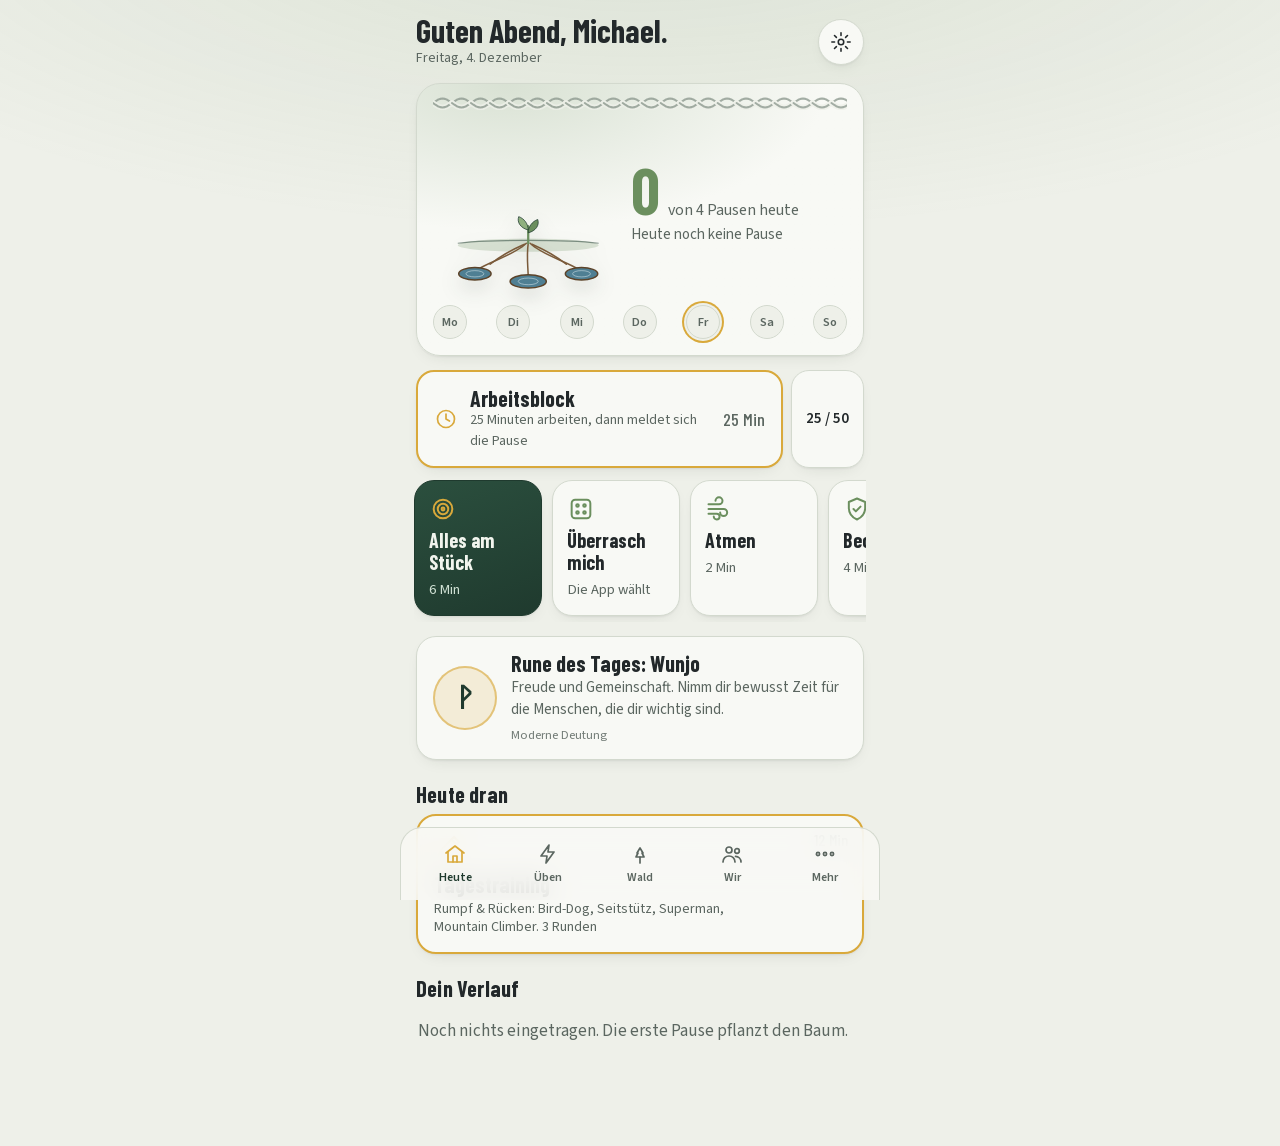
<file: pause/index.html>
<!DOCTYPE html>
<html lang="de">
<head>
<meta charset="utf-8">
<meta name="viewport" content="width=device-width, initial-scale=1, viewport-fit=cover">
<title>Yggdrasil · Kurz raus</title>
<meta name="description" content="Pausen, Atmen, Training und Waldläufer. Mit jeder Pause wächst dein Yggdrasil.">
<meta name="theme-color" content="#1F3A2E">
<meta name="mobile-web-app-capable" content="yes">
<meta name="apple-mobile-web-app-capable" content="yes">
<meta name="apple-mobile-web-app-status-bar-style" content="black-translucent">
<meta name="apple-mobile-web-app-title" content="Yggdrasil">
<link rel="manifest" href="manifest.json">
<link rel="icon" href="icon.svg" type="image/svg+xml">
<link rel="apple-touch-icon" href="icon-192.png">
<link rel="stylesheet" href="app.css">
<script>
// Thema so früh wie möglich setzen, damit nichts aufblitzt
(function(){try{var s=JSON.parse(localStorage.getItem('ygg.settings')||'{}');var m=s.theme||'auto';var h=new Date().getHours();
var dark=m==='dunkel'||(m==='auto'&&((window.matchMedia&&matchMedia('(prefers-color-scheme: dark)').matches)||h>=20||h<7));
document.documentElement.setAttribute('data-theme',dark?'dark':'light');}catch(e){}})();
</script>
</head>
<body>
<main>

  <!-- ============ Startseite ============ -->
  <section id="home" class="show">

    <!-- ===== Reiter: Heute ===== -->
    <div class="pane active" data-pane="heute">
      <header class="head">
        <div class="brand">
          <p class="greet" id="greet">Guten Tag</p>
          <small id="dateLine"></small>
        </div>
        <button class="icon-btn" id="gearBtn" aria-label="Einstellungen"><svg class="ic" viewBox="0 0 24 24" fill="none" stroke="currentColor" stroke-width="1.7" stroke-linecap="round" stroke-linejoin="round" aria-hidden="true"><circle cx="12" cy="12" r="3"/><path d="M12 2v3M12 19v3M2 12h3M19 12h3M4.9 4.9l2.1 2.1M17 17l2.1 2.1M4.9 19.1L7 17M17 7l2.1-2.1"/></svg></button>
      </header>

      <div class="herocard">
        <svg class="knot" aria-hidden="true"></svg>
        <div class="herobody">
          <svg class="tree" id="tree" role="img" aria-label="Yggdrasil"></svg>
          <div class="herostats">
            <div class="stats"><b id="countToday">0</b><span id="countText">von 4 Pausen heute</span></div>
            <p class="streak" id="streak"></p>
          </div>
        </div>
        <div class="week" id="week" aria-label="Diese Woche"></div>
      </div>

      <div class="quick" aria-label="Schnellstart">
        <button class="qbtn pomo" id="pomoStart"><svg class="ic" viewBox="0 0 24 24" fill="none" stroke="currentColor" stroke-width="1.7" stroke-linecap="round" stroke-linejoin="round" aria-hidden="true"><circle cx="12" cy="12" r="8.5"/><path d="M12 7v5l3.5 2"/></svg><span><strong>Arbeitsblock</strong><small id="pomoSmall">25 Minuten arbeiten, dann meldet sich die Pause</small></span><span class="min" id="pomoMin">25 Min</span></button>
        <button class="qbtn len" id="pomoLen" aria-label="Länge des Arbeitsblocks wechseln">25 / 50</button>
      </div>
      <div class="quickrow">
        <button class="choice qtile all" data-plan="alles"><svg class="ic" viewBox="0 0 24 24" fill="none" stroke="currentColor" stroke-width="1.7" stroke-linecap="round" stroke-linejoin="round" aria-hidden="true"><circle cx="12" cy="12" r="8"/><circle cx="12" cy="12" r="4.5"/><circle cx="12" cy="12" r="1.2"/></svg><strong>Alles am Stück</strong><small>6 Min</small></button>
        <button class="choice qtile" id="surprise"><svg class="ic" viewBox="0 0 24 24" fill="none" stroke="currentColor" stroke-width="1.7" stroke-linecap="round" stroke-linejoin="round" aria-hidden="true"><rect x="4" y="4" width="16" height="16" rx="3"/><circle cx="9" cy="9" r="1.1"/><circle cx="15" cy="15" r="1.1"/><circle cx="15" cy="9" r="1.1"/><circle cx="9" cy="15" r="1.1"/></svg><strong>Überrasch mich</strong><small>Die App wählt</small></button>
        <button class="choice qtile" data-plan="resonanz"><svg class="ic" viewBox="0 0 24 24" fill="none" stroke="currentColor" stroke-width="1.7" stroke-linecap="round" stroke-linejoin="round" aria-hidden="true"><path d="M3 8h9a3 3 0 1 0-3-3"/><path d="M3 12h13a3 3 0 1 1-3 3"/><path d="M3 16h7a2.5 2.5 0 1 1-2.5 2.5"/></svg><strong>Atmen</strong><small>2 Min</small></button>
        <button class="choice qtile" data-plan="becken"><svg class="ic" viewBox="0 0 24 24" fill="none" stroke="currentColor" stroke-width="1.7" stroke-linecap="round" stroke-linejoin="round" aria-hidden="true"><path d="M12 3l7 3v5c0 5-3.5 8.5-7 10-3.5-1.5-7-5-7-10V6z"/><path d="M9 12l2 2 4-4"/></svg><strong>Beckenboden</strong><small>4 Min</small></button>
      </div>

      <div class="rune story" id="rune">
        <div class="glyphwrap"><div class="glyph" id="runeGlyph"></div></div>
        <div>
          <p class="rname" id="runeName"></p>
          <p class="rtext" id="runeText"></p>
          <p class="rhint">Moderne Deutung</p>
        </div>
      </div>

      <h2 class="feedh">Heute dran</h2>
      <button class="choice tile wide pomo" id="drillBtn"><svg class="ic" viewBox="0 0 24 24" fill="none" stroke="currentColor" stroke-width="1.7" stroke-linecap="round" stroke-linejoin="round" aria-hidden="true"><path d="M14 6l4 4-9 9-4-4z"/><path d="M14 6l2-2 4 4-2 2"/><path d="M5 15l-2 6 6-2"/></svg><strong>Tagestraining</strong><small id="drillSmall"></small><span class="min" id="drillMin"></span></button>

      <h2 class="feedh">Dein Verlauf</h2>
      <ul class="feed" id="feed"></ul>
    </div>

    <!-- ===== Reiter: Üben ===== -->
    <div class="pane" data-pane="ueben">
      <h1 class="ph">Üben</h1>
      <h2 class="feedh">Pausen</h2>
      <div class="tiles">
        <button class="choice tile" id="breathBtn"><svg class="ic" viewBox="0 0 24 24" fill="none" stroke="currentColor" stroke-width="1.7" stroke-linecap="round" stroke-linejoin="round" aria-hidden="true"><path d="M3 8h9a3 3 0 1 0-3-3"/><path d="M3 12h13a3 3 0 1 1-3 3"/><path d="M3 16h7a2.5 2.5 0 1 1-2.5 2.5"/></svg><strong>Atmen</strong><small>Önd, der Atem. Vier Arten</small><span class="min">1–2 Min</span></button>
        <button class="choice tile" data-plan="becken"><svg class="ic" viewBox="0 0 24 24" fill="none" stroke="currentColor" stroke-width="1.7" stroke-linecap="round" stroke-linejoin="round" aria-hidden="true"><path d="M12 3l7 3v5c0 5-3.5 8.5-7 10-3.5-1.5-7-5-7-10V6z"/><path d="M9 12l2 2 4-4"/></svg><strong>Beckenboden</strong><small id="pelvicSmall">Maximal anspannen, halten, lösen</small><span class="min">4 Min</span></button>
        <button class="choice tile" data-plan="bewegen"><svg class="ic" viewBox="0 0 24 24" fill="none" stroke="currentColor" stroke-width="1.7" stroke-linecap="round" stroke-linejoin="round" aria-hidden="true"><circle cx="12" cy="4.5" r="1.8"/><path d="M9 21l2-6 3 2 1 4"/><path d="M8 12l3-3 3 1 3 3"/><path d="M11 9l-2 7"/></svg><strong>Bewegen</strong><small>Aufstehen und durchbewegen</small><span class="min">2 Min</span></button>
        <button class="choice tile" data-plan="dehnen"><svg class="ic" viewBox="0 0 24 24" fill="none" stroke="currentColor" stroke-width="1.7" stroke-linecap="round" stroke-linejoin="round" aria-hidden="true"><path d="M4 12h16"/><path d="M8 8l-4 4 4 4"/><path d="M16 8l4 4-4 4"/></svg><strong>Dehnen</strong><small>Hüfte, Beine, Brust, Unterarme, Nacken</small><span class="min">5 Min</span></button>
      </div>
      <div class="bmenu" id="breathMenu" hidden>
        <button class="choice sm" data-plan="resonanz"><span><strong>Ruhe & Blutdruck</strong><small>5 Sekunden ein, 6 aus. Am besten für den Blutdruck</small></span><span class="min">2 Min</span></button>
        <button class="choice sm" data-plan="seufzer"><span><strong>Akuter Stress</strong><small>Doppelt einatmen, lang aus. Beruhigt am schnellsten</small></span><span class="min">1 Min</span></button>
        <button class="choice sm" data-plan="box"><span><strong>Fokus (Box-Atmung)</strong><small>4 ein, 4 halten, 4 aus, 4 halten. Wie bei den Navy SEALs</small></span><span class="min">2 Min</span></button>
        <button class="choice sm" data-plan="schlaf"><span><strong>Einschlafen (4-7-8)</strong><small>4 ein, 7 halten, 8 aus</small></span><span class="min">1 Min</span></button>
      </div>
      <h2 class="feedh">Training</h2>
      <div class="tiles">
        <button class="choice tile" data-plan="yoga"><svg class="ic" viewBox="0 0 24 24" fill="none" stroke="currentColor" stroke-width="1.7" stroke-linecap="round" stroke-linejoin="round" aria-hidden="true"><path d="M5 19c0-8 5-13 14-13 0 9-5 14-13 14"/><path d="M5 19l8-8"/></svg><strong>Yoga</strong><small>Ruhiger Flow für Rücken, Hüfte und Kopf</small><span class="min">10 Min</span></button>
        <button class="choice tile" id="driveBtn"><svg class="ic" viewBox="0 0 24 24" fill="none" stroke="currentColor" stroke-width="1.7" stroke-linecap="round" stroke-linejoin="round" aria-hidden="true"><path d="M4 15v-3l2.5-5h11L20 12v3"/><path d="M3 15h18v3H3z"/><circle cx="7.5" cy="18" r="1.5"/><circle cx="16.5" cy="18" r="1.5"/></svg><strong>Fahrt-Modus</strong><small>Nur Sprachansagen, ohne Hinschauen</small><span class="min">Auto</span></button>
      </div>
      <button class="choice sm toggle" id="legBtn" aria-pressed="false"><svg class="ic" viewBox="0 0 24 24" fill="none" stroke="currentColor" stroke-width="1.7" stroke-linecap="round" stroke-linejoin="round" aria-hidden="true"><rect x="3" y="8" width="18" height="8" rx="4" transform="rotate(-30 12 12)"/><path d="M9 11l1 1M12 9l1 1M14 12l1 1" /></svg><span><strong id="legTitle">Beine schonen: aus</strong><small>Antippen bei Verletzung. Dann keine Bein-Übungen</small></span><span class="min" id="legIcon">🦵</span></button>
      <p class="note" id="homeNote"></p>
    </div>

    <!-- ===== Reiter: Wald ===== -->
    <div class="pane" data-pane="wald">
      <h1 class="ph">Draußen</h1>
      <button class="choice wald" id="waldBtn">
        <span class="glyph big" id="waldRune">ᚲ</span>
        <span><strong>Waldläufer</strong><small id="waldSmall">Survival lernen: Wissen, Quiz, Aufgaben im Wald</small></span>
      </button>
      <div class="card" id="waldCard"></div>
    </div>

    <!-- ===== Reiter: Wir ===== -->
    <div class="pane" data-pane="wir">
      <h1 class="ph">Für uns</h1>
      <button class="choice tile wide" id="ideaBtn"><svg class="ic" viewBox="0 0 24 24" fill="none" stroke="currentColor" stroke-width="1.7" stroke-linecap="round" stroke-linejoin="round" aria-hidden="true"><path d="M12 20s-7-4.5-7-10a4 4 0 0 1 7-2.5A4 4 0 0 1 19 10c0 5.5-7 10-7 10z"/></svg><strong>Idee für uns</strong><small>Eine Überraschung, für die sie nichts planen muss</small></button>
      <div class="ideaCard" id="ideaCard" hidden><p id="ideaText"></p><button class="stop" id="ideaNext">Andere Idee</button></div>
      <button class="choice tile wide" id="privBtn"><svg class="ic" viewBox="0 0 24 24" fill="none" stroke="currentColor" stroke-width="1.7" stroke-linecap="round" stroke-linejoin="round" aria-hidden="true"><path d="M20 14.5A8 8 0 0 1 9.5 4a8 8 0 1 0 10.5 10.5z"/></svg><strong>Notizen</strong><small>Nur für dich</small></button>
    </div>
  </section>

  <!-- ============ Übung läuft ============ -->
  <section id="session" class="center">
    <div class="top"><span id="stepInfo"></span><button class="stop" id="stop">Beenden</button></div>
    <div class="stage"><div class="ring" id="ring"></div><div class="count" id="count"></div></div>
    <p class="label" id="label"></p>
    <p class="sub" id="sub"></p>
    <div class="progress"><i id="bar"></i></div>
  </section>

  <!-- ============ Arbeitsblock ============ -->
  <section id="pomo" class="center">
    <div class="top"><span class="cond">Arbeitsblock</span><button class="stop" id="pomoStop">Beenden</button></div>
    <div class="clock" id="pomoClock">25:00</div>
    <p class="sub" id="pomoSub">Arbeite in Ruhe. Lass die Seite offen, der Bildschirm bleibt an.</p>
    <div class="progress"><i id="pomoBar"></i></div>
  </section>

  <!-- ============ Pause nach Arbeitsblock ============ -->
  <section id="brk" class="center">
    <div class="big" style="margin-top:24px">Pause</div>
    <p class="soft" style="margin:6px 0 18px">Block geschafft. Wähle eine Pause.</p>
    <div class="choices" style="width:100%">
      <button class="choice all" data-plan="alles"><span><strong>Alles am Stück</strong></span><span class="min">6 Min</span></button>
      <button class="choice" data-plan="resonanz"><span><strong>Atmen</strong></span><span class="min">2 Min</span></button>
      <button class="choice" data-plan="becken"><span><strong>Beckenboden</strong></span><span class="min">4 Min</span></button>
      <button class="choice" data-plan="bewegen"><span><strong>Bewegen</strong></span><span class="min">2 Min</span></button>
      <button class="choice" data-plan="dehnen"><span><strong>Dehnen</strong></span><span class="min">5 Min</span></button>
    </div>
    <button class="stop" id="brkSkip" style="margin-top:16px">Pause auslassen</button>
  </section>

  <!-- ============ Erledigt ============ -->
  <section id="done" class="center" style="justify-content:center;gap:10px">
    <svg class="tree" id="treeDone" aria-hidden="true" style="width:min(50vw,180px)"></svg>
    <div class="big">Erledigt</div>
    <p id="doneText" class="soft"></p>
    <p class="badge" id="badge" hidden></p>
    <div id="feelBox" hidden>
      <p class="soft small" style="margin-top:14px">Wie hat es sich angefühlt?</p>
      <div class="feel" id="feel"><button data-f="1">1</button><button data-f="2">2</button><button data-f="3">3</button><button data-f="4">4</button><button data-f="5">5</button></div>
    </div>
    <p class="saying" id="saying"></p>
    <button class="back" id="back">Zurück</button>
    <button class="stop" id="again" style="margin-top:6px">Nächsten Arbeitsblock starten</button>
  </section>

  <!-- ============ Fahrt-Modus ============ -->
  <section id="drive" class="center">
    <div class="top"><span class="cond">Fahrt-Modus</span><button class="stop" id="driveClose">Zurück</button></div>
    <p class="dwarn">Nur im Stand starten. Während der Fahrt nicht aufs Handy schauen oder tippen – alles kommt als Ansage.</p>
    <p class="dnow" id="driveNow">Bereit</p>
    <p class="soft" id="driveNext"></p>
    <p class="soft small" id="wakeInfo"></p>
    <p class="sub" id="driveSub">Alle paar Minuten sagt die App eine kurze Übung an: Beckenboden, ruhiges Atmen, aufrecht sitzen. Am besten an der roten Ampel oder auf gerader Strecke mitmachen.</p>
    <button class="dbig" id="driveGo">Start</button>
  </section>

  <!-- ============ Waldläufer ============ -->
  <section id="wald">
    <div class="top"><span class="cond">Waldläufer</span><button class="stop" id="waldClose">Zurück</button></div>
    <div class="chips" id="wWer" aria-label="Wer spielt"></div>
    <p class="soft small" id="wPunkte"></p>
    <div class="runes" id="waldRunes"></div>
    <h2 class="wtitle" id="wTitle"></h2>
    <p class="muted" id="wEntwurf" hidden>Entwurf: Inhalte fachlich noch nicht geprüft.</p>
    <div class="tabs" role="tablist">
      <button class="tab" data-tab="lernen">Lernen</button><button class="tab" data-tab="quiz">Quiz</button><button class="tab" data-tab="aufgaben">Aufgaben</button><button class="tab" data-tab="ausruestung">Ausrüstung</button>
    </div>
    <div id="wBody" class="wbody"></div>
  </section>

  <!-- ============ PIN ============ -->
  <section id="pin" class="center">
    <div class="top"><span class="cond">Notizen</span><button class="stop" id="pinClose">Zurück</button></div>
    <div class="pin">
      <p id="pinText" class="soft">PIN eingeben</p>
      <div class="dots" id="pinDots"><i></i><i></i><i></i><i></i></div>
      <div class="pad" id="pad">
        <button>1</button><button>2</button><button>3</button>
        <button>4</button><button>5</button><button>6</button>
        <button>7</button><button>8</button><button>9</button>
        <button class="ghost" data-k="reset">Vergessen</button><button>0</button><button class="ghost" data-k="del">⌫</button>
      </div>
    </div>
  </section>

  <!-- ============ Notizen (Privat) ============ -->
  <section id="priv">
    <div class="top"><span class="cond">Notizen</span><button class="stop" id="privClose">Zurück</button></div>
    <div class="chips" id="chips"></div>
    <div class="ideaCard"><p class="cat" id="tipCat"></p><p id="tipText"></p>
      <div class="row"><button class="stop" id="tipNext">Nächster Tipp</button><button class="stop" id="tipFav">☆ Merken</button></div></div>
    <p class="favhead" id="favHead" hidden>Gemerkt</p>
    <ul class="favs" id="favs"></ul>
  </section>

  <!-- ============ Einstellungen ============ -->
  <section id="settings">
    <div class="top"><span class="cond">Einstellungen</span><button class="stop" id="setClose">Zurück</button></div>
    <div id="setBody" style="margin-top:14px"></div>
  </section>

</main>
<nav class="tabbar" id="tabbar" aria-label="Bereiche">
  <button data-tab="heute" aria-current="page"><svg class="ic" viewBox="0 0 24 24" fill="none" stroke="currentColor" stroke-width="1.7" stroke-linecap="round" stroke-linejoin="round" aria-hidden="true"><path d="M3 11l9-7 9 7"/><path d="M5 10v10h14V10"/><path d="M10 20v-6h4v6"/></svg><span>Heute</span></button>
  <button data-tab="ueben"><svg class="ic" viewBox="0 0 24 24" fill="none" stroke="currentColor" stroke-width="1.7" stroke-linecap="round" stroke-linejoin="round" aria-hidden="true"><path d="M13 3L5 14h6l-1 7 8-11h-6z"/></svg><span>Üben</span></button>
  <button data-tab="wald"><svg class="ic" viewBox="0 0 24 24" fill="none" stroke="currentColor" stroke-width="1.7" stroke-linecap="round" stroke-linejoin="round" aria-hidden="true"><path d="M12 21v-6"/><path d="M8 15h8l-2-4h1l-3-5-3 5h1z"/></svg><span>Wald</span></button>
  <button data-tab="wir"><svg class="ic" viewBox="0 0 24 24" fill="none" stroke="currentColor" stroke-width="1.7" stroke-linecap="round" stroke-linejoin="round" aria-hidden="true"><circle cx="9" cy="8" r="3"/><path d="M3 20c0-3.5 2.7-6 6-6s6 2.5 6 6"/><circle cx="17" cy="9" r="2.3"/><path d="M15.5 14.3c3 .2 5.5 2.6 5.5 5.7"/></svg><span>Wir</span></button>
  <button data-tab="mehr"><svg class="ic" viewBox="0 0 24 24" fill="none" stroke="currentColor" stroke-width="1.7" stroke-linecap="round" stroke-linejoin="round" aria-hidden="true"><circle cx="5" cy="12" r="1.6"/><circle cx="12" cy="12" r="1.6"/><circle cx="19" cy="12" r="1.6"/></svg><span>Mehr</span></button>
</nav>
<div class="toast" id="toast" role="status"></div>
<video id="wakeVid" src="wach.webm" loop muted playsinline hidden aria-hidden="true" style="position:fixed;right:6px;bottom:6px;width:28px;height:28px;opacity:.2;border-radius:6px;pointer-events:none"></video>
<script src="data.js"></script>
<script src="privat.js"></script>
<script src="tree.js"></script>
<script src="app.js"></script>
</body>
</html>
</file>
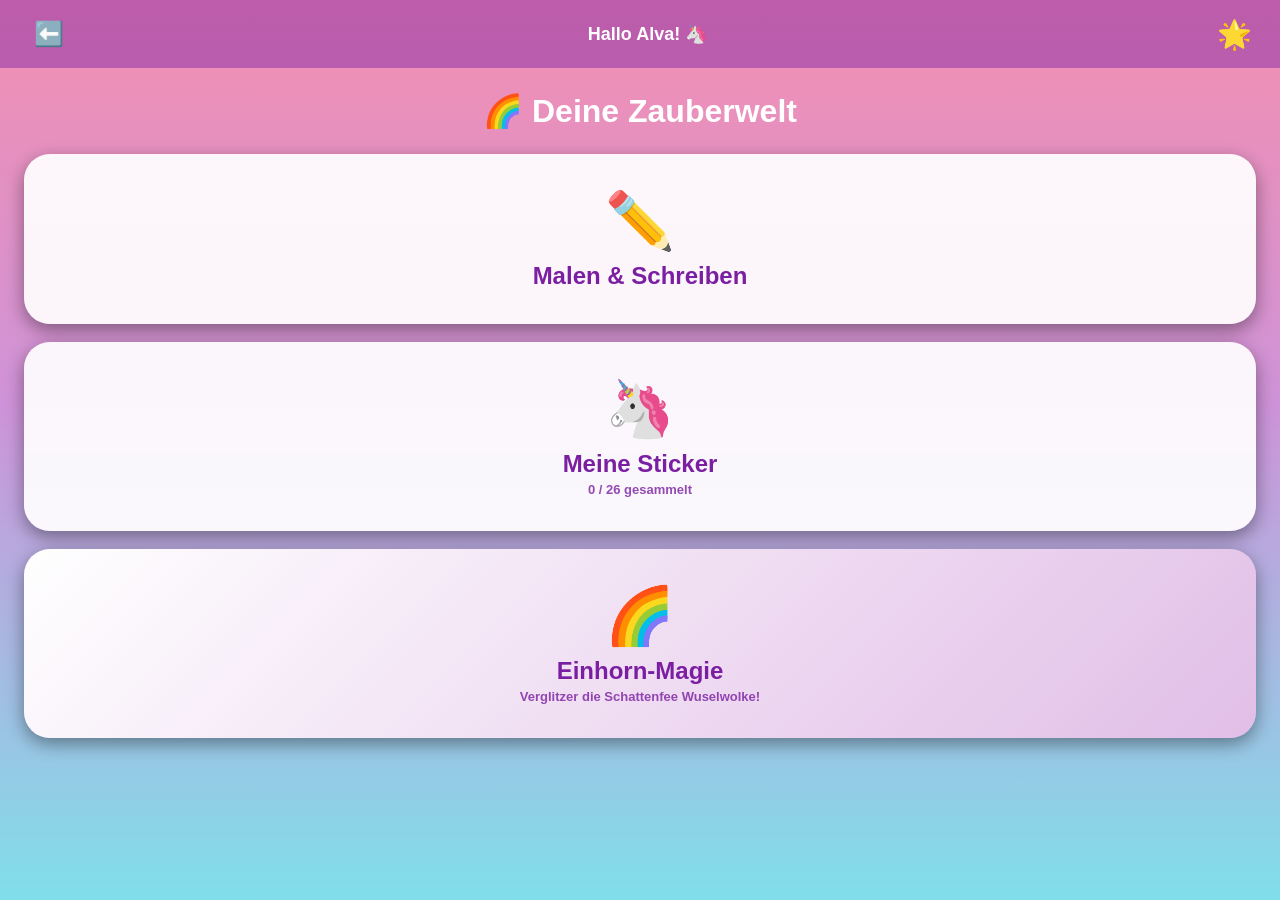
<file: alva.html>
<!doctype html>
<html lang="de">
<head>
<meta charset="utf-8">
<meta name="viewport" content="width=device-width,initial-scale=1,viewport-fit=cover,user-scalable=no">
<meta name="theme-color" content="#f48fb1">
<title>Alva – Zauberwelt</title>
<link rel="manifest" href="manifest-alva.json">
<link rel="stylesheet" href="style.css">
<link rel="icon" href="img/icons/alva-192.png">
<link rel="apple-touch-icon" href="img/icons/alva-192.png">
</head>
<body>
<div id="app"></div>
<script>window.__autoProfile = 'alva';</script>
<script src="pokedex.js"></script>
<script src="data.js"></script>
<script src="engine.js"></script>
<script src="settings.js"></script>
<script src="sync.js"></script>
<script src="sounds.js"></script>
<script src="trace.js"></script>
<script src="specials.js"></script>
<script src="games.js"></script>
<script src="ui.js"></script>
<script>
if ('serviceWorker' in navigator) navigator.serviceWorker.register('sw.js').catch(()=>{});
</script>
</body>
</html>
</file>
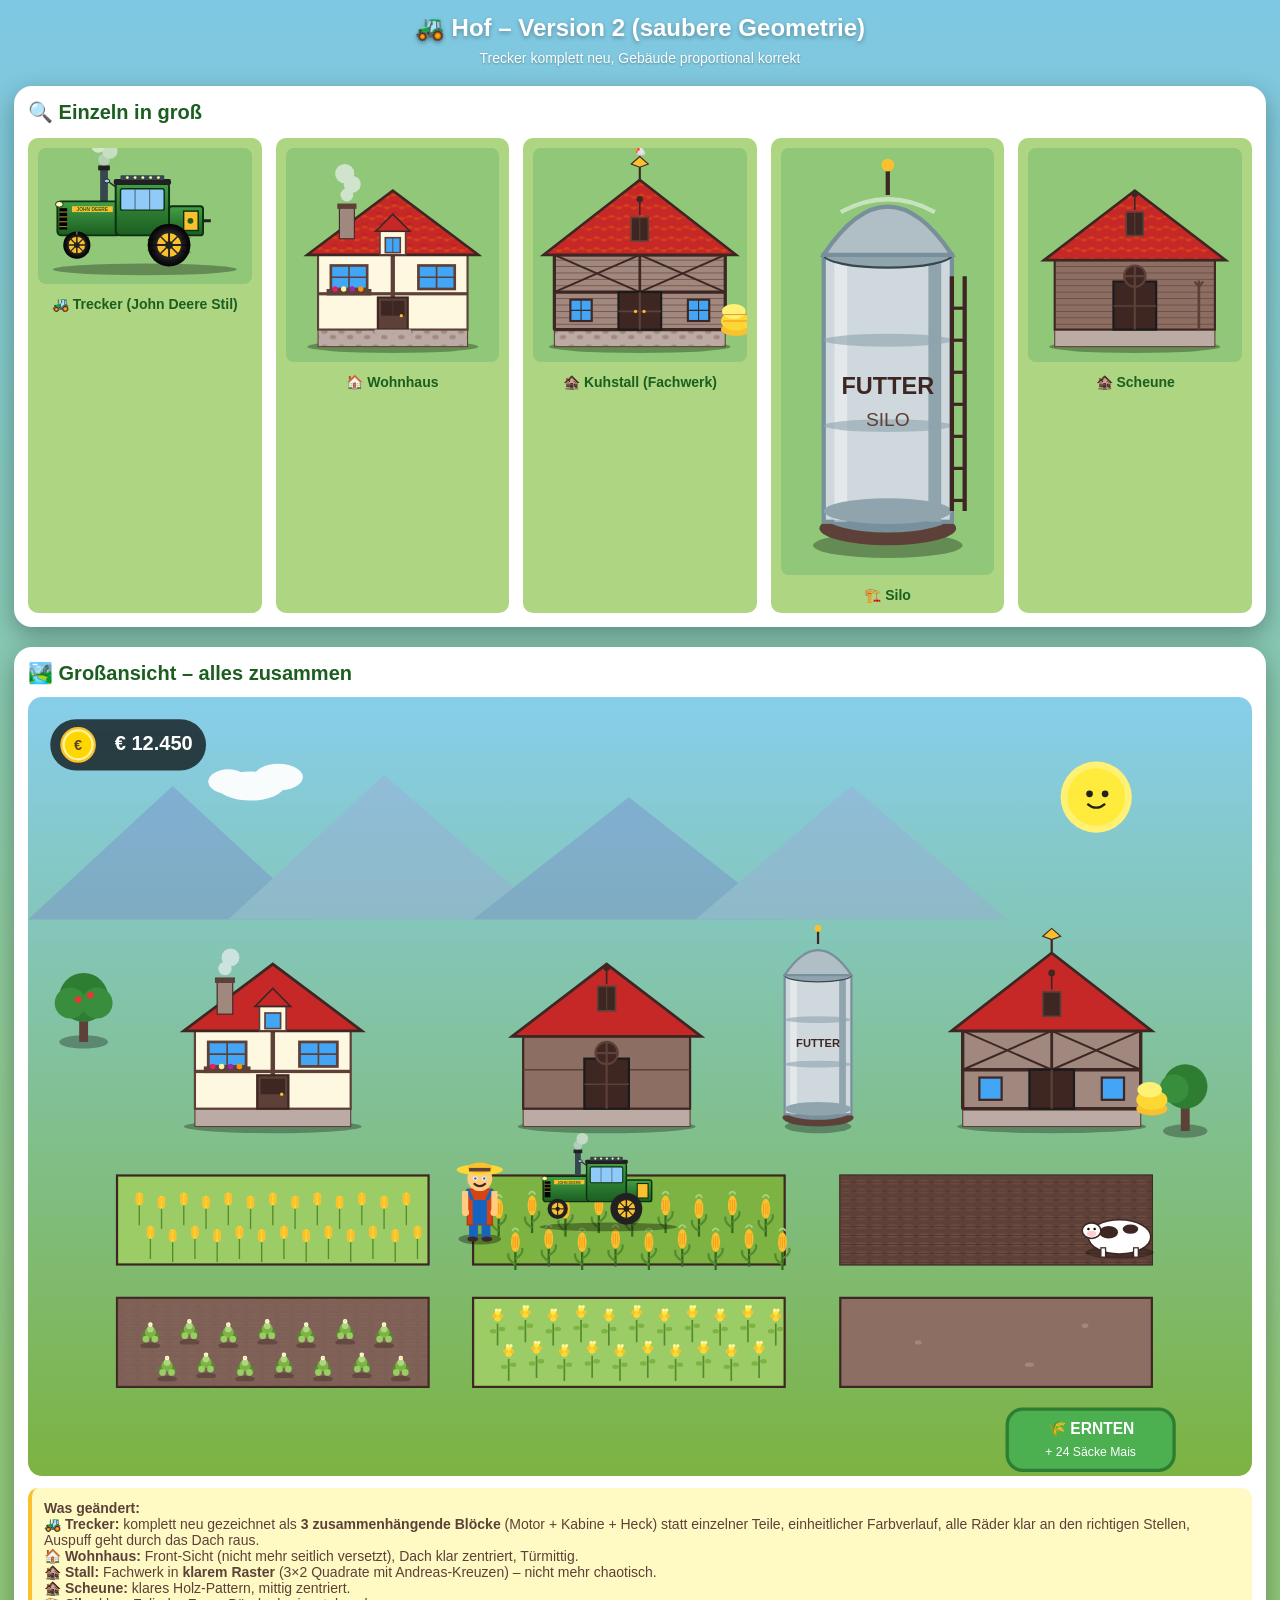
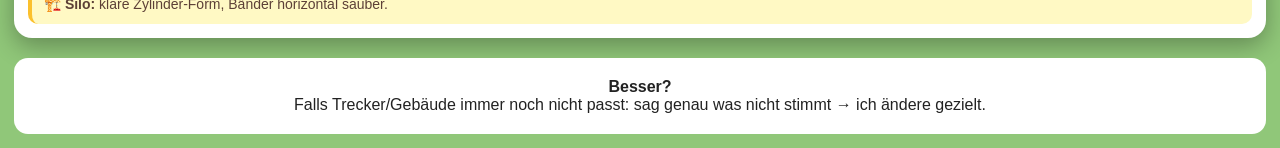
<file: hof-detailliert.html>
<!doctype html>
<html lang="de">
<head>
<meta charset="utf-8">
<meta name="viewport" content="width=device-width,initial-scale=1">
<title>Hof – v2 sauber</title>
<style>
*{box-sizing:border-box;margin:0;padding:0}
body{font-family:-apple-system,Segoe UI,Roboto,sans-serif;background:linear-gradient(180deg,#7ec8e3 0%,#90c779 80%);min-height:100vh;padding:14px;color:#222}
h1{text-align:center;color:#fff;text-shadow:0 2px 4px rgba(0,0,0,.3);margin-bottom:8px;font-size:24px}
.sub{text-align:center;color:#fff;text-shadow:0 1px 2px rgba(0,0,0,.3);margin-bottom:20px;font-size:14px}
.szene{background:#fff;border-radius:18px;padding:14px;margin-bottom:20px;box-shadow:0 8px 24px rgba(0,0,0,.3)}
.szene h2{color:#1b5e20;margin-bottom:12px;font-size:20px}
.note{background:#fff9c4;color:#5d4037;padding:12px;border-radius:10px;margin-top:12px;font-size:14px;border-left:4px solid #fbc02d}
.hof-svg{width:100%;display:block;background:linear-gradient(180deg,#87ceeb,#7cb342);border-radius:14px}
.zoom{display:grid;grid-template-columns:repeat(auto-fit,minmax(220px,1fr));gap:14px;margin-top:14px}
.zoom .karte{background:#aed581;border-radius:10px;padding:10px;text-align:center}
.zoom .karte svg{width:100%;background:#90c779;border-radius:8px}
.zoom .karte h4{color:#1b5e20;margin-top:8px;font-size:14px}
</style>
</head>
<body>

<h1>🚜 Hof – Version 2 (saubere Geometrie)</h1>
<p class="sub">Trecker komplett neu, Gebäude proportional korrekt</p>

<!-- ZOOM-EINZEL-ANSICHTEN -->
<div class="szene">
  <h2>🔍 Einzeln in groß</h2>
  <div class="zoom">

    <!-- TRAKTOR EINZELN -->
    <div class="karte">
      <svg viewBox="0 0 220 140" xmlns="http://www.w3.org/2000/svg">
        <defs>
          <linearGradient id="trkGreen" x1="0" y1="0" x2="0" y2="1">
            <stop offset="0%" stop-color="#43a047"/>
            <stop offset="100%" stop-color="#1b5e20"/>
          </linearGradient>
          <radialGradient id="reifen">
            <stop offset="60%" stop-color="#212121"/>
            <stop offset="100%" stop-color="#000"/>
          </radialGradient>
        </defs>

        <!-- Schatten -->
        <ellipse cx="110" cy="125" rx="95" ry="6" fill="#000" opacity=".3"/>

        <!-- Auspuff (HINTER Motor) -->
        <rect x="64" y="20" width="8" height="40" fill="#37474f"/>
        <rect x="62" y="18" width="12" height="5" fill="#212121"/>
        <g opacity=".6">
          <circle cx="68" cy="12" r="6" fill="#cfd8dc"/>
          <circle cx="74" cy="3" r="8" fill="#eceff1"/>
          <circle cx="62" cy="-2" r="7" fill="#fff"/>
        </g>

        <!-- HAUPTKÖRPER (1 zusammenhängende Form) -->
        <!-- Motorhaube -->
        <rect x="20" y="55" width="65" height="35" rx="4" fill="url(#trkGreen)" stroke="#0d3010" stroke-width="2"/>
        <!-- Kabine -->
        <rect x="80" y="35" width="55" height="55" rx="5" fill="url(#trkGreen)" stroke="#0d3010" stroke-width="2"/>
        <!-- Heck/Anbau -->
        <rect x="135" y="60" width="35" height="30" rx="3" fill="url(#trkGreen)" stroke="#0d3010" stroke-width="2"/>

        <!-- Verbindungslinien für solide Look -->
        <line x1="80" y1="55" x2="80" y2="90" stroke="#0d3010" stroke-width="0.5"/>
        <line x1="135" y1="60" x2="135" y2="90" stroke="#0d3010" stroke-width="0.5"/>

        <!-- Kabinen-Fenster -->
        <rect x="85" y="42" width="45" height="22" rx="2" fill="#90caf9" stroke="#0d3010" stroke-width="1.5"/>
        <line x1="100" y1="42" x2="100" y2="64" stroke="#37474f" stroke-width="0.8"/>
        <line x1="115" y1="42" x2="115" y2="64" stroke="#37474f" stroke-width="0.8"/>

        <!-- Dach Kabine -->
        <rect x="78" y="32" width="59" height="6" rx="2" fill="#212121"/>

        <!-- Lichtbalken auf Dach -->
        <rect x="85" y="28" width="45" height="5" rx="1" fill="#37474f"/>
        <circle cx="92" cy="30.5" r="1.5" fill="#fff59d"/>
        <circle cx="100" cy="30.5" r="1.5" fill="#fff59d"/>
        <circle cx="108" cy="30.5" r="1.5" fill="#fff59d"/>
        <circle cx="116" cy="30.5" r="1.5" fill="#fff59d"/>
        <circle cx="124" cy="30.5" r="1.5" fill="#fff59d"/>

        <!-- Front-Detail: Kühlergrill -->
        <rect x="22" y="62" width="8" height="22" fill="#000"/>
        <line x1="22" y1="66" x2="30" y2="66" stroke="#fbc02d" stroke-width="0.8"/>
        <line x1="22" y1="71" x2="30" y2="71" stroke="#fbc02d" stroke-width="0.8"/>
        <line x1="22" y1="76" x2="30" y2="76" stroke="#fbc02d" stroke-width="0.8"/>
        <line x1="22" y1="81" x2="30" y2="81" stroke="#fbc02d" stroke-width="0.8"/>

        <!-- Logo unter Lichtbalken -->
        <rect x="35" y="60" width="42" height="6" fill="#fbc02d"/>
        <text x="56" y="65" text-anchor="middle" font-size="5" font-weight="900" fill="#1b5e20">JOHN DEERE</text>

        <!-- Frontscheinwerfer -->
        <ellipse cx="22" cy="58" rx="4" ry="3" fill="#fff59d" stroke="#0d3010" stroke-width="1"/>
        <ellipse cx="22" cy="58" rx="2" ry="1.5" fill="#fffde7"/>

        <!-- Heck-Anbau Detail -->
        <rect x="150" y="65" width="15" height="20" fill="#fbc02d" stroke="#0d3010" stroke-width="1.5"/>
        <circle cx="157" cy="75" r="3" fill="#1b5e20"/>
        <line x1="170" y1="75" x2="178" y2="75" stroke="#212121" stroke-width="3"/>
        <!-- Heck-Lampen -->
        <circle cx="138" cy="85" r="2" fill="#e53935"/>

        <!-- VORDER-RAD (klein) -->
        <circle cx="40" cy="100" r="14" fill="url(#reifen)"/>
        <circle cx="40" cy="100" r="9" fill="#fbc02d" stroke="#212121" stroke-width="1"/>
        <circle cx="40" cy="100" r="3" fill="#212121"/>
        <!-- Speichen -->
        <line x1="40" y1="91" x2="40" y2="109" stroke="#212121" stroke-width="1.5"/>
        <line x1="31" y1="100" x2="49" y2="100" stroke="#212121" stroke-width="1.5"/>
        <line x1="34" y1="94" x2="46" y2="106" stroke="#212121" stroke-width="1.2"/>
        <line x1="34" y1="106" x2="46" y2="94" stroke="#212121" stroke-width="1.2"/>
        <!-- Reifenprofil -->
        <line x1="40" y1="86" x2="40" y2="89" stroke="#fff" stroke-width="1.5" opacity=".4"/>
        <path d="M 28 95 L 30 92 M 28 100 L 30 100 M 28 105 L 30 108 M 50 95 L 52 92 M 50 105 L 52 108" stroke="#000" stroke-width="0.8"/>

        <!-- HINTER-RAD (groß) -->
        <circle cx="135" cy="100" r="22" fill="url(#reifen)"/>
        <circle cx="135" cy="100" r="13" fill="#fbc02d" stroke="#212121" stroke-width="1.5"/>
        <circle cx="135" cy="100" r="4" fill="#212121"/>
        <!-- Speichen -->
        <line x1="135" y1="87" x2="135" y2="113" stroke="#212121" stroke-width="2"/>
        <line x1="122" y1="100" x2="148" y2="100" stroke="#212121" stroke-width="2"/>
        <line x1="126" y1="91" x2="144" y2="109" stroke="#212121" stroke-width="1.5"/>
        <line x1="126" y1="109" x2="144" y2="91" stroke="#212121" stroke-width="1.5"/>
        <!-- Reifenprofil Zickzack -->
        <path d="M 113 95 L 116 92 L 119 95 L 122 92 M 113 100 L 116 100 L 119 100 L 122 100 M 113 105 L 116 108 L 119 105 L 122 108" stroke="#000" stroke-width="0.8" fill="none"/>
        <path d="M 148 95 L 151 92 L 154 95 L 157 92 M 148 100 L 151 100 L 154 100 L 157 100 M 148 105 L 151 108 L 154 105 L 157 108" stroke="#000" stroke-width="0.8" fill="none"/>

        <!-- Spiegel -->
        <line x1="80" y1="40" x2="73" y2="35" stroke="#212121" stroke-width="1.5"/>
        <ellipse cx="71" cy="34" rx="3" ry="2" fill="#90caf9" stroke="#212121" stroke-width="1"/>
      </svg>
      <h4>🚜 Trecker (John Deere Stil)</h4>
    </div>

    <!-- WOHNHAUS EINZELN -->
    <div class="karte">
      <svg viewBox="0 0 200 200" xmlns="http://www.w3.org/2000/svg">
        <defs>
          <pattern id="zhRot" x="0" y="0" width="14" height="10" patternUnits="userSpaceOnUse">
            <rect width="14" height="10" fill="#c62828"/>
            <path d="M 0 5 Q 3.5 0 7 5 Q 10.5 10 14 5" fill="#d84315"/>
            <path d="M 0 0 Q 3.5 5 7 0" fill="#b71c1c" opacity=".5"/>
          </pattern>
          <pattern id="steinKl" x="0" y="0" width="16" height="14" patternUnits="userSpaceOnUse">
            <rect width="16" height="14" fill="#bcaaa4"/>
            <ellipse cx="4" cy="4" rx="3" ry="2" fill="#a1887f"/>
            <ellipse cx="12" cy="9" rx="3" ry="2" fill="#a1887f"/>
          </pattern>
        </defs>

        <!-- Schatten -->
        <ellipse cx="100" cy="186" rx="80" ry="6" fill="#000" opacity=".3"/>

        <!-- Stein-Sockel -->
        <rect x="30" y="170" width="140" height="16" fill="url(#steinKl)" stroke="#5d4037" stroke-width="1"/>

        <!-- HAUPTKÖRPER (eine klare Form) -->
        <rect x="30" y="100" width="140" height="70" fill="#fff8e1" stroke="#5d4037" stroke-width="2"/>

        <!-- Holz-Akzent horizontal Mitte -->
        <rect x="30" y="135" width="140" height="3" fill="#5d4037"/>

        <!-- Holz-Akzent vertikal -->
        <rect x="98" y="100" width="4" height="70" fill="#5d4037"/>

        <!-- Fenster oben links -->
        <rect x="42" y="110" width="34" height="22" fill="#42a5f5" stroke="#5d4037" stroke-width="2.5"/>
        <line x1="59" y1="110" x2="59" y2="132" stroke="#5d4037" stroke-width="1.5"/>
        <line x1="42" y1="121" x2="76" y2="121" stroke="#5d4037" stroke-width="1.5"/>
        <!-- Blumenkasten unter Fenster links -->
        <rect x="38" y="132" width="42" height="6" fill="#5d4037"/>
        <circle cx="46" cy="132" r="2.5" fill="#e91e63"/>
        <circle cx="54" cy="132" r="2.5" fill="#fff59d"/>
        <circle cx="62" cy="132" r="2.5" fill="#9c27b0"/>
        <circle cx="70" cy="132" r="2.5" fill="#ff9800"/>

        <!-- Fenster oben rechts -->
        <rect x="124" y="110" width="34" height="22" fill="#42a5f5" stroke="#5d4037" stroke-width="2.5"/>
        <line x1="141" y1="110" x2="141" y2="132" stroke="#5d4037" stroke-width="1.5"/>
        <line x1="124" y1="121" x2="158" y2="121" stroke="#5d4037" stroke-width="1.5"/>

        <!-- Tür mittig -->
        <rect x="86" y="140" width="28" height="30" fill="#5d4037" stroke="#3e2723" stroke-width="2"/>
        <rect x="89" y="143" width="22" height="14" fill="#3e2723"/>
        <line x1="100" y1="143" x2="100" y2="157" stroke="#5d4037" stroke-width="0.5"/>
        <circle cx="108" cy="157" r="1.5" fill="#fbc02d"/>
        <!-- Stufe -->
        <rect x="83" y="170" width="34" height="4" fill="#bcaaa4"/>

        <!-- DACH (eine klare Form, sauber zentriert) -->
        <polygon points="20,100 100,40 180,100" fill="url(#zhRot)" stroke="#3e2723" stroke-width="2.5"/>
        <!-- Dachgaube mittig -->
        <rect x="88" y="78" width="24" height="22" fill="#fff8e1" stroke="#5d4037" stroke-width="1.5"/>
        <polygon points="84,78 100,62 116,78" fill="#c62828" stroke="#3e2723" stroke-width="1.5"/>
        <rect x="93" y="84" width="14" height="14" fill="#42a5f5" stroke="#5d4037" stroke-width="1.5"/>
        <line x1="100" y1="84" x2="100" y2="98" stroke="#5d4037" stroke-width="0.8"/>

        <!-- Schornstein -->
        <rect x="50" y="55" width="14" height="30" fill="#a1887f" stroke="#3e2723" stroke-width="1"/>
        <rect x="48" y="52" width="18" height="5" fill="#5d4037"/>
        <!-- Rauch -->
        <g opacity=".7">
          <circle cx="57" cy="44" r="6" fill="#eceff1"/>
          <circle cx="62" cy="34" r="8" fill="#eceff1"/>
          <circle cx="55" cy="24" r="9" fill="#eceff1"/>
        </g>
      </svg>
      <h4>🏠 Wohnhaus</h4>
    </div>

    <!-- KUHSTALL EINZELN -->
    <div class="karte">
      <svg viewBox="0 0 200 200" xmlns="http://www.w3.org/2000/svg">
        <defs>
          <pattern id="zhRot2" x="0" y="0" width="14" height="10" patternUnits="userSpaceOnUse">
            <rect width="14" height="10" fill="#c62828"/>
            <path d="M 0 5 Q 3.5 0 7 5 Q 10.5 10 14 5" fill="#d84315"/>
          </pattern>
          <pattern id="holz" x="0" y="0" width="20" height="6" patternUnits="userSpaceOnUse">
            <rect width="20" height="6" fill="#a1887f"/>
            <line x1="0" y1="3" x2="20" y2="3" stroke="#5d4037" stroke-width="0.6"/>
          </pattern>
          <pattern id="stein2" x="0" y="0" width="16" height="14" patternUnits="userSpaceOnUse">
            <rect width="16" height="14" fill="#bcaaa4"/>
            <ellipse cx="4" cy="4" rx="3" ry="2" fill="#a1887f"/>
            <ellipse cx="12" cy="9" rx="3" ry="2" fill="#a1887f"/>
          </pattern>
        </defs>

        <ellipse cx="100" cy="186" rx="85" ry="6" fill="#000" opacity=".3"/>

        <!-- Stein-Sockel -->
        <rect x="20" y="170" width="160" height="16" fill="url(#stein2)" stroke="#5d4037" stroke-width="1"/>

        <!-- HAUPTKÖRPER (Holzwand, große rote Scheune) -->
        <rect x="20" y="100" width="160" height="70" fill="url(#holz)" stroke="#3e2723" stroke-width="2"/>

        <!-- Fachwerk (sauber im Raster, nicht chaotisch) -->
        <line x1="20" y1="100" x2="180" y2="100" stroke="#3e2723" stroke-width="3"/>
        <line x1="20" y1="135" x2="180" y2="135" stroke="#3e2723" stroke-width="3"/>
        <line x1="20" y1="170" x2="180" y2="170" stroke="#3e2723" stroke-width="3"/>
        <line x1="20" y1="100" x2="20" y2="170" stroke="#3e2723" stroke-width="3"/>
        <line x1="100" y1="100" x2="100" y2="170" stroke="#3e2723" stroke-width="2.5"/>
        <line x1="180" y1="100" x2="180" y2="170" stroke="#3e2723" stroke-width="3"/>

        <!-- Andreas-Kreuze in jedem Quadrant (typisches Fachwerk) -->
        <line x1="20" y1="100" x2="100" y2="135" stroke="#3e2723" stroke-width="1.8"/>
        <line x1="20" y1="135" x2="100" y2="100" stroke="#3e2723" stroke-width="1.8"/>
        <line x1="100" y1="100" x2="180" y2="135" stroke="#3e2723" stroke-width="1.8"/>
        <line x1="100" y1="135" x2="180" y2="100" stroke="#3e2723" stroke-width="1.8"/>

        <!-- Fenster links -->
        <rect x="35" y="142" width="20" height="20" fill="#42a5f5" stroke="#3e2723" stroke-width="2"/>
        <line x1="45" y1="142" x2="45" y2="162" stroke="#3e2723" stroke-width="1"/>
        <line x1="35" y1="152" x2="55" y2="152" stroke="#3e2723" stroke-width="1"/>

        <!-- Fenster rechts -->
        <rect x="145" y="142" width="20" height="20" fill="#42a5f5" stroke="#3e2723" stroke-width="2"/>
        <line x1="155" y1="142" x2="155" y2="162" stroke="#3e2723" stroke-width="1"/>
        <line x1="145" y1="152" x2="165" y2="152" stroke="#3e2723" stroke-width="1"/>

        <!-- Großes Stalltor mittig -->
        <rect x="80" y="135" width="40" height="35" fill="#3e2723" stroke="#1b1b1b" stroke-width="2"/>
        <line x1="100" y1="135" x2="100" y2="170" stroke="#5d4037" stroke-width="2"/>
        <line x1="80" y1="153" x2="120" y2="153" stroke="#5d4037" stroke-width="1.5"/>
        <circle cx="96" cy="153" r="1.5" fill="#fbc02d"/>
        <circle cx="104" cy="153" r="1.5" fill="#fbc02d"/>

        <!-- DACH groß -->
        <polygon points="10,100 100,30 190,100" fill="url(#zhRot2)" stroke="#3e2723" stroke-width="2.5"/>

        <!-- Heuluken-Tür im Dach mittig -->
        <rect x="92" y="65" width="16" height="22" fill="#3e2723" stroke="#5d4037" stroke-width="1.5"/>
        <line x1="100" y1="65" x2="100" y2="87" stroke="#5d4037" stroke-width="1"/>
        <!-- Seil-Winde -->
        <line x1="100" y1="63" x2="100" y2="50" stroke="#3e2723" stroke-width="1.5"/>
        <circle cx="100" cy="48" r="3" fill="#3e2723"/>

        <!-- Wetterhahn auf Dachspitze -->
        <line x1="100" y1="30" x2="100" y2="15" stroke="#3e2723" stroke-width="2"/>
        <polygon points="92,15 100,8 108,15 100,18" fill="#fbc02d" stroke="#3e2723" stroke-width="1"/>
        <text x="100" y="6" font-size="10" text-anchor="middle">🐔</text>

        <!-- Heuhaufen daneben -->
        <ellipse cx="190" cy="170" rx="14" ry="6" fill="#fbc02d"/>
        <ellipse cx="190" cy="162" rx="14" ry="9" fill="#fdd835"/>
        <ellipse cx="188" cy="153" rx="11" ry="7" fill="#fff176"/>
        <line x1="178" y1="162" x2="202" y2="162" stroke="#f57f17" stroke-width="0.8"/>
        <line x1="178" y1="156" x2="200" y2="156" stroke="#f57f17" stroke-width="0.8"/>
      </svg>
      <h4>🏚️ Kuhstall (Fachwerk)</h4>
    </div>

    <!-- SILO EINZELN -->
    <div class="karte">
      <svg viewBox="0 0 100 200" xmlns="http://www.w3.org/2000/svg">
        <ellipse cx="50" cy="186" rx="35" ry="6" fill="#000" opacity=".3"/>
        <!-- Stein-Sockel -->
        <ellipse cx="50" cy="178" rx="32" ry="8" fill="#5d4037"/>
        <ellipse cx="50" cy="172" rx="30" ry="8" fill="#78909c"/>
        <!-- Hauptzylinder -->
        <rect x="20" y="50" width="60" height="125" fill="#cfd8dc" stroke="#78909c" stroke-width="2"/>
        <!-- Highlight links -->
        <rect x="25" y="50" width="6" height="125" fill="#fff" opacity=".4"/>
        <rect x="69" y="50" width="6" height="125" fill="#90a4ae"/>
        <!-- Bänder -->
        <ellipse cx="50" cy="50" rx="30" ry="6" fill="#90a4ae" stroke="#37474f" stroke-width="1"/>
        <ellipse cx="50" cy="90" rx="30" ry="3" fill="#90a4ae" opacity=".6"/>
        <ellipse cx="50" cy="130" rx="30" ry="3" fill="#90a4ae" opacity=".6"/>
        <ellipse cx="50" cy="170" rx="30" ry="6" fill="#90a4ae"/>
        <!-- Kuppel oben -->
        <path d="M 20 50 Q 50 5 80 50 Z" fill="#b0bec5" stroke="#78909c" stroke-width="2"/>
        <path d="M 28 30 Q 50 18 72 30" stroke="#fff" stroke-width="2" opacity=".5" fill="none"/>
        <!-- Spitze -->
        <line x1="50" y1="10" x2="50" y2="22" stroke="#3e2723" stroke-width="2"/>
        <circle cx="50" cy="8" r="3" fill="#fbc02d"/>
        <!-- Leiter rechts -->
        <line x1="80" y1="60" x2="80" y2="170" stroke="#3e2723" stroke-width="2"/>
        <line x1="86" y1="60" x2="86" y2="170" stroke="#3e2723" stroke-width="2"/>
        <line x1="80" y1="75" x2="86" y2="75" stroke="#3e2723" stroke-width="1.5"/>
        <line x1="80" y1="90" x2="86" y2="90" stroke="#3e2723" stroke-width="1.5"/>
        <line x1="80" y1="105" x2="86" y2="105" stroke="#3e2723" stroke-width="1.5"/>
        <line x1="80" y1="120" x2="86" y2="120" stroke="#3e2723" stroke-width="1.5"/>
        <line x1="80" y1="135" x2="86" y2="135" stroke="#3e2723" stroke-width="1.5"/>
        <line x1="80" y1="150" x2="86" y2="150" stroke="#3e2723" stroke-width="1.5"/>
        <line x1="80" y1="165" x2="86" y2="165" stroke="#3e2723" stroke-width="1.5"/>
        <!-- Schriftzug -->
        <text x="50" y="115" text-anchor="middle" font-size="11" font-weight="900" fill="#3e2723">FUTTER</text>
        <text x="50" y="130" text-anchor="middle" font-size="9" fill="#5d4037">SILO</text>
      </svg>
      <h4>🏗️ Silo</h4>
    </div>

    <!-- SCHEUNE EINZELN -->
    <div class="karte">
      <svg viewBox="0 0 200 200" xmlns="http://www.w3.org/2000/svg">
        <defs>
          <pattern id="zhRot3" x="0" y="0" width="14" height="10" patternUnits="userSpaceOnUse">
            <rect width="14" height="10" fill="#c62828"/>
            <path d="M 0 5 Q 3.5 0 7 5 Q 10.5 10 14 5" fill="#d84315"/>
          </pattern>
          <pattern id="holz2" x="0" y="0" width="20" height="6" patternUnits="userSpaceOnUse">
            <rect width="20" height="6" fill="#8d6e63"/>
            <line x1="0" y1="3" x2="20" y2="3" stroke="#5d4037" stroke-width="0.6"/>
          </pattern>
        </defs>
        <ellipse cx="100" cy="186" rx="80" ry="6" fill="#000" opacity=".3"/>
        <!-- Sockel -->
        <rect x="25" y="170" width="150" height="16" fill="#bcaaa4" stroke="#5d4037" stroke-width="1"/>
        <!-- Hauptkörper Holz -->
        <rect x="25" y="105" width="150" height="65" fill="url(#holz2)" stroke="#3e2723" stroke-width="2"/>
        <!-- Türrahmen -->
        <rect x="80" y="125" width="40" height="45" fill="#3e2723" stroke="#1b1b1b" stroke-width="2"/>
        <line x1="100" y1="125" x2="100" y2="170" stroke="#5d4037" stroke-width="2"/>
        <line x1="80" y1="148" x2="120" y2="148" stroke="#5d4037" stroke-width="1.5"/>
        <!-- Rundes Heuluken-Fenster -->
        <circle cx="100" cy="120" r="10" fill="#3e2723" stroke="#5d4037" stroke-width="2"/>
        <line x1="90" y1="120" x2="110" y2="120" stroke="#5d4037" stroke-width="2"/>
        <line x1="100" y1="110" x2="100" y2="130" stroke="#5d4037" stroke-width="2"/>
        <!-- Heugabel rechts -->
        <line x1="160" y1="125" x2="160" y2="170" stroke="#5d4037" stroke-width="2.5"/>
        <line x1="156" y1="125" x2="160" y2="130" stroke="#5d4037" stroke-width="2"/>
        <line x1="160" y1="124" x2="160" y2="128" stroke="#5d4037" stroke-width="2"/>
        <line x1="164" y1="125" x2="160" y2="130" stroke="#5d4037" stroke-width="2"/>
        <!-- DACH -->
        <polygon points="15,105 100,40 185,105" fill="url(#zhRot3)" stroke="#3e2723" stroke-width="2.5"/>
        <!-- Dach-Tor -->
        <rect x="92" y="60" width="16" height="22" fill="#3e2723" stroke="#5d4037" stroke-width="1.5"/>
        <line x1="100" y1="60" x2="100" y2="82" stroke="#5d4037" stroke-width="1"/>
        <!-- Seil oben -->
        <line x1="100" y1="58" x2="100" y2="45" stroke="#3e2723" stroke-width="1.5"/>
        <circle cx="100" cy="43" r="3" fill="#3e2723"/>
      </svg>
      <h4>🏚️ Scheune</h4>
    </div>

  </div>
</div>

<!-- HAUPTSZENE -->
<div class="szene">
  <h2>🏞️ Großansicht – alles zusammen</h2>
  <svg class="hof-svg" viewBox="0 0 1100 700" xmlns="http://www.w3.org/2000/svg">
    <!-- Berge Hintergrund -->
    <g opacity=".4">
      <polygon points="0,200 130,80 260,200" fill="#7986cb"/>
      <polygon points="180,200 320,70 470,200" fill="#9fa8da"/>
      <polygon points="400,200 540,90 680,200" fill="#7986cb"/>
      <polygon points="600,200 740,80 880,200" fill="#9fa8da"/>
    </g>

    <!-- Sonne -->
    <g transform="translate(960,90)">
      <circle r="32" fill="#fff176"/>
      <circle r="26" fill="#ffeb3b"/>
      <circle cx="-6" cy="-3" r="3" fill="#222"/>
      <circle cx="8" cy="-3" r="3" fill="#222"/>
      <path d="M -8 6 Q 0 13 8 6" stroke="#222" stroke-width="2" fill="none"/>
    </g>

    <!-- Wolken -->
    <g fill="#fff" opacity=".95">
      <ellipse cx="200" cy="80" rx="30" ry="13"/>
      <ellipse cx="225" cy="72" rx="22" ry="12"/>
      <ellipse cx="180" cy="76" rx="18" ry="11"/>
    </g>

    <!-- Bäume -->
    <g transform="translate(50,250)">
      <ellipse cx="0" cy="60" rx="22" ry="6" fill="#000" opacity=".3"/>
      <rect x="-4" y="35" width="8" height="25" fill="#5d4037"/>
      <circle cx="0" cy="20" r="22" fill="#2e7d32"/>
      <circle cx="-12" cy="25" r="14" fill="#388e3c"/>
      <circle cx="12" cy="25" r="14" fill="#388e3c"/>
      <circle cx="-5" cy="22" r="3" fill="#e53935"/>
      <circle cx="6" cy="18" r="3" fill="#e53935"/>
    </g>
    <g transform="translate(1040,330)">
      <ellipse cx="0" cy="60" rx="20" ry="6" fill="#000" opacity=".3"/>
      <rect x="-4" y="38" width="8" height="22" fill="#5d4037"/>
      <circle cx="0" cy="20" r="20" fill="#2e7d32"/>
      <circle cx="-10" cy="22" r="13" fill="#388e3c"/>
    </g>

    <!-- ===== GEBÄUDE-REIHE (alle gleiche Grundlinie) ===== -->

    <!-- Wohnhaus -->
    <g transform="translate(120,200)">
      <ellipse cx="100" cy="186" rx="80" ry="6" fill="#000" opacity=".3"/>
      <rect x="30" y="170" width="140" height="16" fill="#bcaaa4" stroke="#5d4037" stroke-width="1"/>
      <rect x="30" y="100" width="140" height="70" fill="#fff8e1" stroke="#5d4037" stroke-width="2"/>
      <rect x="30" y="135" width="140" height="3" fill="#5d4037"/>
      <rect x="98" y="100" width="4" height="70" fill="#5d4037"/>
      <rect x="42" y="110" width="34" height="22" fill="#42a5f5" stroke="#5d4037" stroke-width="2.5"/>
      <line x1="59" y1="110" x2="59" y2="132" stroke="#5d4037" stroke-width="1.5"/>
      <line x1="42" y1="121" x2="76" y2="121" stroke="#5d4037" stroke-width="1.5"/>
      <rect x="38" y="132" width="42" height="6" fill="#5d4037"/>
      <circle cx="46" cy="132" r="2.5" fill="#e91e63"/>
      <circle cx="54" cy="132" r="2.5" fill="#fff59d"/>
      <circle cx="62" cy="132" r="2.5" fill="#9c27b0"/>
      <circle cx="70" cy="132" r="2.5" fill="#ff9800"/>
      <rect x="124" y="110" width="34" height="22" fill="#42a5f5" stroke="#5d4037" stroke-width="2.5"/>
      <line x1="141" y1="110" x2="141" y2="132" stroke="#5d4037" stroke-width="1.5"/>
      <line x1="124" y1="121" x2="158" y2="121" stroke="#5d4037" stroke-width="1.5"/>
      <rect x="86" y="140" width="28" height="30" fill="#5d4037" stroke="#3e2723" stroke-width="2"/>
      <rect x="89" y="143" width="22" height="14" fill="#3e2723"/>
      <circle cx="108" cy="157" r="1.5" fill="#fbc02d"/>
      <polygon points="20,100 100,40 180,100" fill="#c62828" stroke="#3e2723" stroke-width="2.5"/>
      <rect x="88" y="78" width="24" height="22" fill="#fff8e1" stroke="#5d4037" stroke-width="1.5"/>
      <polygon points="84,78 100,62 116,78" fill="#c62828" stroke="#3e2723" stroke-width="1.5"/>
      <rect x="93" y="84" width="14" height="14" fill="#42a5f5" stroke="#5d4037" stroke-width="1.5"/>
      <rect x="50" y="55" width="14" height="30" fill="#a1887f" stroke="#3e2723" stroke-width="1"/>
      <rect x="48" y="52" width="18" height="5" fill="#5d4037"/>
      <g opacity=".7">
        <circle cx="57" cy="44" r="6" fill="#eceff1"/>
        <circle cx="62" cy="34" r="8" fill="#eceff1"/>
      </g>
    </g>

    <!-- Scheune mitte -->
    <g transform="translate(420,200)">
      <ellipse cx="100" cy="186" rx="80" ry="6" fill="#000" opacity=".3"/>
      <rect x="25" y="170" width="150" height="16" fill="#bcaaa4" stroke="#5d4037" stroke-width="1"/>
      <rect x="25" y="105" width="150" height="65" fill="#8d6e63" stroke="#3e2723" stroke-width="2"/>
      <line x1="25" y1="135" x2="175" y2="135" stroke="#5d4037" stroke-width="1.5"/>
      <rect x="80" y="125" width="40" height="45" fill="#3e2723" stroke="#1b1b1b" stroke-width="2"/>
      <line x1="100" y1="125" x2="100" y2="170" stroke="#5d4037" stroke-width="2"/>
      <line x1="80" y1="148" x2="120" y2="148" stroke="#5d4037" stroke-width="1.5"/>
      <circle cx="100" cy="120" r="10" fill="#3e2723" stroke="#5d4037" stroke-width="2"/>
      <line x1="90" y1="120" x2="110" y2="120" stroke="#5d4037" stroke-width="2"/>
      <line x1="100" y1="110" x2="100" y2="130" stroke="#5d4037" stroke-width="2"/>
      <polygon points="15,105 100,40 185,105" fill="#c62828" stroke="#3e2723" stroke-width="2.5"/>
      <rect x="92" y="60" width="16" height="22" fill="#3e2723" stroke="#5d4037" stroke-width="1.5"/>
      <line x1="100" y1="60" x2="100" y2="82" stroke="#5d4037" stroke-width="1"/>
      <line x1="100" y1="58" x2="100" y2="45" stroke="#3e2723" stroke-width="1.5"/>
      <circle cx="100" cy="43" r="3" fill="#3e2723"/>
    </g>

    <!-- Silo zwischen Scheune und Stall -->
    <g transform="translate(660,180)">
      <ellipse cx="50" cy="206" rx="30" ry="6" fill="#000" opacity=".3"/>
      <ellipse cx="50" cy="198" rx="32" ry="8" fill="#5d4037"/>
      <ellipse cx="50" cy="192" rx="30" ry="8" fill="#78909c"/>
      <rect x="20" y="70" width="60" height="125" fill="#cfd8dc" stroke="#78909c" stroke-width="2"/>
      <rect x="25" y="70" width="6" height="125" fill="#fff" opacity=".4"/>
      <rect x="69" y="70" width="6" height="125" fill="#90a4ae"/>
      <ellipse cx="50" cy="70" rx="30" ry="6" fill="#90a4ae" stroke="#37474f" stroke-width="1"/>
      <ellipse cx="50" cy="110" rx="30" ry="3" fill="#90a4ae" opacity=".6"/>
      <ellipse cx="50" cy="150" rx="30" ry="3" fill="#90a4ae" opacity=".6"/>
      <ellipse cx="50" cy="190" rx="30" ry="6" fill="#90a4ae"/>
      <path d="M 20 70 Q 50 25 80 70 Z" fill="#b0bec5" stroke="#78909c" stroke-width="2"/>
      <line x1="50" y1="30" x2="50" y2="42" stroke="#3e2723" stroke-width="2"/>
      <circle cx="50" cy="28" r="3" fill="#fbc02d"/>
      <text x="50" y="135" text-anchor="middle" font-size="10" font-weight="900" fill="#3e2723">FUTTER</text>
    </g>

    <!-- Stall rechts -->
    <g transform="translate(820,200)">
      <ellipse cx="100" cy="186" rx="85" ry="6" fill="#000" opacity=".3"/>
      <rect x="20" y="170" width="160" height="16" fill="#bcaaa4" stroke="#5d4037" stroke-width="1"/>
      <rect x="20" y="100" width="160" height="70" fill="#a1887f" stroke="#3e2723" stroke-width="2"/>
      <line x1="20" y1="100" x2="180" y2="100" stroke="#3e2723" stroke-width="3"/>
      <line x1="20" y1="135" x2="180" y2="135" stroke="#3e2723" stroke-width="3"/>
      <line x1="20" y1="170" x2="180" y2="170" stroke="#3e2723" stroke-width="3"/>
      <line x1="20" y1="100" x2="20" y2="170" stroke="#3e2723" stroke-width="3"/>
      <line x1="100" y1="100" x2="100" y2="170" stroke="#3e2723" stroke-width="2.5"/>
      <line x1="180" y1="100" x2="180" y2="170" stroke="#3e2723" stroke-width="3"/>
      <line x1="20" y1="100" x2="100" y2="135" stroke="#3e2723" stroke-width="1.8"/>
      <line x1="20" y1="135" x2="100" y2="100" stroke="#3e2723" stroke-width="1.8"/>
      <line x1="100" y1="100" x2="180" y2="135" stroke="#3e2723" stroke-width="1.8"/>
      <line x1="100" y1="135" x2="180" y2="100" stroke="#3e2723" stroke-width="1.8"/>
      <rect x="35" y="142" width="20" height="20" fill="#42a5f5" stroke="#3e2723" stroke-width="2"/>
      <rect x="145" y="142" width="20" height="20" fill="#42a5f5" stroke="#3e2723" stroke-width="2"/>
      <rect x="80" y="135" width="40" height="35" fill="#3e2723" stroke="#1b1b1b" stroke-width="2"/>
      <line x1="100" y1="135" x2="100" y2="170" stroke="#5d4037" stroke-width="2"/>
      <polygon points="10,100 100,30 190,100" fill="#c62828" stroke="#3e2723" stroke-width="2.5"/>
      <rect x="92" y="65" width="16" height="22" fill="#3e2723" stroke="#5d4037" stroke-width="1.5"/>
      <line x1="100" y1="63" x2="100" y2="50" stroke="#3e2723" stroke-width="1.5"/>
      <circle cx="100" cy="48" r="3" fill="#3e2723"/>
      <line x1="100" y1="30" x2="100" y2="15" stroke="#3e2723" stroke-width="2"/>
      <polygon points="92,15 100,8 108,15 100,18" fill="#fbc02d" stroke="#3e2723" stroke-width="1"/>
      <ellipse cx="190" cy="170" rx="14" ry="6" fill="#fbc02d"/>
      <ellipse cx="190" cy="162" rx="14" ry="9" fill="#fdd835"/>
      <ellipse cx="188" cy="153" rx="11" ry="7" fill="#fff176"/>
    </g>

    <!-- ===== FELDER ===== -->
    <defs>
      <pattern id="ackerHorz" x="0" y="0" width="14" height="8" patternUnits="userSpaceOnUse">
        <rect width="14" height="8" fill="#5d4037"/>
        <ellipse cx="7" cy="4" rx="6" ry="2" fill="#6d4c41"/>
        <line x1="0" y1="4" x2="14" y2="4" stroke="#3e2723" stroke-width="0.5"/>
      </pattern>
      <symbol id="weizen2" viewBox="0 0 10 30">
        <line x1="5" y1="30" x2="5" y2="10" stroke="#558b2f" stroke-width="1.2"/>
        <ellipse cx="5" cy="6" rx="3" ry="6" fill="#fdd835"/>
        <ellipse cx="3" cy="8" rx="1.5" ry="3" fill="#fbc02d"/>
        <ellipse cx="7" cy="8" rx="1.5" ry="3" fill="#fbc02d"/>
        <ellipse cx="3" cy="4" rx="1.5" ry="3" fill="#fbc02d"/>
        <ellipse cx="7" cy="4" rx="1.5" ry="3" fill="#fbc02d"/>
        <line x1="5" y1="0" x2="5" y2="3" stroke="#fbc02d" stroke-width="0.8"/>
      </symbol>
      <symbol id="mais2" viewBox="0 0 16 40">
        <line x1="8" y1="40" x2="8" y2="20" stroke="#33691e" stroke-width="2"/>
        <path d="M 8 35 Q 0 30 2 25" stroke="#558b2f" stroke-width="2" fill="none"/>
        <path d="M 8 30 Q 16 25 14 20" stroke="#558b2f" stroke-width="2" fill="none"/>
        <ellipse cx="8" cy="15" rx="4" ry="9" fill="#fbc02d"/>
        <line x1="6" y1="10" x2="6" y2="20" stroke="#f57f17" stroke-width="0.5"/>
        <line x1="8" y1="10" x2="8" y2="20" stroke="#f57f17" stroke-width="0.5"/>
        <line x1="10" y1="10" x2="10" y2="20" stroke="#f57f17" stroke-width="0.5"/>
        <path d="M 5 5 Q 8 0 11 5" stroke="#aed581" stroke-width="1.5" fill="none"/>
      </symbol>
      <symbol id="kartoffel2" viewBox="0 0 20 30">
        <ellipse cx="10" cy="28" rx="9" ry="3" fill="#3e2723" opacity=".4"/>
        <circle cx="6" cy="20" r="4" fill="#558b2f"/>
        <circle cx="14" cy="20" r="4" fill="#558b2f"/>
        <circle cx="10" cy="16" r="5" fill="#7cb342"/>
        <circle cx="6" cy="22" r="3" fill="#9ccc65"/>
        <circle cx="14" cy="22" r="3" fill="#9ccc65"/>
        <circle cx="10" cy="13" r="3" fill="#aed581"/>
        <circle cx="10" cy="9" r="2" fill="#fff"/>
        <circle cx="10" cy="9" r="1" fill="#ffeb3b"/>
      </symbol>
      <symbol id="raps2" viewBox="0 0 14 35">
        <line x1="7" y1="35" x2="7" y2="15" stroke="#558b2f" stroke-width="1.5"/>
        <ellipse cx="3" cy="22" rx="3" ry="2" fill="#7cb342"/>
        <ellipse cx="11" cy="20" rx="3" ry="2" fill="#7cb342"/>
        <circle cx="7" cy="10" r="3" fill="#fdd835"/>
        <circle cx="4" cy="8" r="2" fill="#fbc02d"/>
        <circle cx="10" cy="8" r="2" fill="#fbc02d"/>
        <circle cx="7" cy="5" r="2.5" fill="#ffeb3b"/>
        <circle cx="6" cy="3" r="1.5" fill="#fff59d"/>
        <circle cx="9" cy="3" r="1.5" fill="#fff59d"/>
      </symbol>
    </defs>

    <!-- Weizenfeld -->
    <g>
      <rect x="80" y="430" width="280" height="80" fill="#9ccc65" stroke="#3e2723" stroke-width="2"/>
      <use href="#weizen2" x="95" y="445" width="10" height="30"/>
      <use href="#weizen2" x="115" y="448" width="10" height="30"/>
      <use href="#weizen2" x="135" y="445" width="10" height="30"/>
      <use href="#weizen2" x="155" y="448" width="10" height="30"/>
      <use href="#weizen2" x="175" y="445" width="10" height="30"/>
      <use href="#weizen2" x="195" y="448" width="10" height="30"/>
      <use href="#weizen2" x="215" y="445" width="10" height="30"/>
      <use href="#weizen2" x="235" y="448" width="10" height="30"/>
      <use href="#weizen2" x="255" y="445" width="10" height="30"/>
      <use href="#weizen2" x="275" y="448" width="10" height="30"/>
      <use href="#weizen2" x="295" y="445" width="10" height="30"/>
      <use href="#weizen2" x="315" y="448" width="10" height="30"/>
      <use href="#weizen2" x="335" y="445" width="10" height="30"/>
      <use href="#weizen2" x="105" y="475" width="10" height="30"/>
      <use href="#weizen2" x="125" y="478" width="10" height="30"/>
      <use href="#weizen2" x="145" y="475" width="10" height="30"/>
      <use href="#weizen2" x="165" y="478" width="10" height="30"/>
      <use href="#weizen2" x="185" y="475" width="10" height="30"/>
      <use href="#weizen2" x="205" y="478" width="10" height="30"/>
      <use href="#weizen2" x="225" y="475" width="10" height="30"/>
      <use href="#weizen2" x="245" y="478" width="10" height="30"/>
      <use href="#weizen2" x="265" y="475" width="10" height="30"/>
      <use href="#weizen2" x="285" y="478" width="10" height="30"/>
      <use href="#weizen2" x="305" y="475" width="10" height="30"/>
      <use href="#weizen2" x="325" y="478" width="10" height="30"/>
      <use href="#weizen2" x="345" y="475" width="10" height="30"/>
    </g>

    <!-- Maisfeld -->
    <g>
      <rect x="400" y="430" width="280" height="80" fill="#7cb342" stroke="#3e2723" stroke-width="2"/>
      <use href="#mais2" x="415" y="445" width="16" height="40"/>
      <use href="#mais2" x="445" y="442" width="16" height="40"/>
      <use href="#mais2" x="475" y="445" width="16" height="40"/>
      <use href="#mais2" x="505" y="442" width="16" height="40"/>
      <use href="#mais2" x="535" y="445" width="16" height="40"/>
      <use href="#mais2" x="565" y="442" width="16" height="40"/>
      <use href="#mais2" x="595" y="445" width="16" height="40"/>
      <use href="#mais2" x="625" y="442" width="16" height="40"/>
      <use href="#mais2" x="655" y="445" width="16" height="40"/>
      <use href="#mais2" x="430" y="475" width="16" height="40"/>
      <use href="#mais2" x="460" y="472" width="16" height="40"/>
      <use href="#mais2" x="490" y="475" width="16" height="40"/>
      <use href="#mais2" x="520" y="472" width="16" height="40"/>
      <use href="#mais2" x="550" y="475" width="16" height="40"/>
      <use href="#mais2" x="580" y="472" width="16" height="40"/>
      <use href="#mais2" x="610" y="475" width="16" height="40"/>
      <use href="#mais2" x="640" y="472" width="16" height="40"/>
      <use href="#mais2" x="670" y="475" width="16" height="40"/>
    </g>

    <!-- Kartoffelfeld -->
    <g>
      <rect x="80" y="540" width="280" height="80" fill="#8d6e63" stroke="#3e2723" stroke-width="2"/>
      <rect x="80" y="540" width="280" height="80" fill="url(#ackerHorz)" opacity=".3"/>
      <use href="#kartoffel2" x="100" y="555" width="20" height="30"/>
      <use href="#kartoffel2" x="135" y="552" width="20" height="30"/>
      <use href="#kartoffel2" x="170" y="555" width="20" height="30"/>
      <use href="#kartoffel2" x="205" y="552" width="20" height="30"/>
      <use href="#kartoffel2" x="240" y="555" width="20" height="30"/>
      <use href="#kartoffel2" x="275" y="552" width="20" height="30"/>
      <use href="#kartoffel2" x="310" y="555" width="20" height="30"/>
      <use href="#kartoffel2" x="115" y="585" width="20" height="30"/>
      <use href="#kartoffel2" x="150" y="582" width="20" height="30"/>
      <use href="#kartoffel2" x="185" y="585" width="20" height="30"/>
      <use href="#kartoffel2" x="220" y="582" width="20" height="30"/>
      <use href="#kartoffel2" x="255" y="585" width="20" height="30"/>
      <use href="#kartoffel2" x="290" y="582" width="20" height="30"/>
      <use href="#kartoffel2" x="325" y="585" width="20" height="30"/>
    </g>

    <!-- Rapsfeld -->
    <g>
      <rect x="400" y="540" width="280" height="80" fill="#9ccc65" stroke="#3e2723" stroke-width="2"/>
      <use href="#raps2" x="415" y="548" width="14" height="35"/>
      <use href="#raps2" x="440" y="545" width="14" height="35"/>
      <use href="#raps2" x="465" y="548" width="14" height="35"/>
      <use href="#raps2" x="490" y="545" width="14" height="35"/>
      <use href="#raps2" x="515" y="548" width="14" height="35"/>
      <use href="#raps2" x="540" y="545" width="14" height="35"/>
      <use href="#raps2" x="565" y="548" width="14" height="35"/>
      <use href="#raps2" x="590" y="545" width="14" height="35"/>
      <use href="#raps2" x="615" y="548" width="14" height="35"/>
      <use href="#raps2" x="640" y="545" width="14" height="35"/>
      <use href="#raps2" x="665" y="548" width="14" height="35"/>
      <use href="#raps2" x="425" y="580" width="14" height="35"/>
      <use href="#raps2" x="450" y="577" width="14" height="35"/>
      <use href="#raps2" x="475" y="580" width="14" height="35"/>
      <use href="#raps2" x="500" y="577" width="14" height="35"/>
      <use href="#raps2" x="525" y="580" width="14" height="35"/>
      <use href="#raps2" x="550" y="577" width="14" height="35"/>
      <use href="#raps2" x="575" y="580" width="14" height="35"/>
      <use href="#raps2" x="600" y="577" width="14" height="35"/>
      <use href="#raps2" x="625" y="580" width="14" height="35"/>
      <use href="#raps2" x="650" y="577" width="14" height="35"/>
    </g>

    <!-- Brachfeld -->
    <g>
      <rect x="730" y="540" width="280" height="80" fill="#8d6e63" stroke="#3e2723" stroke-width="2"/>
      <ellipse cx="800" cy="580" rx="3" ry="2" fill="#a1887f"/>
      <ellipse cx="900" cy="600" rx="4" ry="2" fill="#a1887f"/>
      <ellipse cx="950" cy="565" rx="3" ry="2" fill="#a1887f"/>
    </g>

    <!-- Frisch gepflügtes Feld -->
    <g>
      <rect x="730" y="430" width="280" height="80" fill="#5d4037" stroke="#3e2723" stroke-width="2"/>
      <rect x="730" y="430" width="280" height="80" fill="url(#ackerHorz)"/>
    </g>

    <!-- ===== TRAKTOR (sauber, neu, in Position) ===== -->
    <g transform="translate(450,395) scale(0.65)">
      <defs>
        <linearGradient id="trkGreen2" x1="0" y1="0" x2="0" y2="1">
          <stop offset="0%" stop-color="#43a047"/>
          <stop offset="100%" stop-color="#1b5e20"/>
        </linearGradient>
      </defs>
      <ellipse cx="110" cy="125" rx="95" ry="6" fill="#000" opacity=".35"/>
      <rect x="64" y="20" width="8" height="40" fill="#37474f"/>
      <rect x="62" y="18" width="12" height="5" fill="#212121"/>
      <g opacity=".6">
        <circle cx="68" cy="12" r="6" fill="#cfd8dc"/>
        <circle cx="74" cy="3" r="8" fill="#eceff1"/>
      </g>
      <rect x="20" y="55" width="65" height="35" rx="4" fill="url(#trkGreen2)" stroke="#0d3010" stroke-width="2"/>
      <rect x="80" y="35" width="55" height="55" rx="5" fill="url(#trkGreen2)" stroke="#0d3010" stroke-width="2"/>
      <rect x="135" y="60" width="35" height="30" rx="3" fill="url(#trkGreen2)" stroke="#0d3010" stroke-width="2"/>
      <rect x="85" y="42" width="45" height="22" rx="2" fill="#90caf9" stroke="#0d3010" stroke-width="1.5"/>
      <line x1="100" y1="42" x2="100" y2="64" stroke="#37474f" stroke-width="0.8"/>
      <line x1="115" y1="42" x2="115" y2="64" stroke="#37474f" stroke-width="0.8"/>
      <rect x="78" y="32" width="59" height="6" rx="2" fill="#212121"/>
      <rect x="85" y="28" width="45" height="5" rx="1" fill="#37474f"/>
      <circle cx="92" cy="30.5" r="1.5" fill="#fff59d"/>
      <circle cx="100" cy="30.5" r="1.5" fill="#fff59d"/>
      <circle cx="108" cy="30.5" r="1.5" fill="#fff59d"/>
      <circle cx="116" cy="30.5" r="1.5" fill="#fff59d"/>
      <circle cx="124" cy="30.5" r="1.5" fill="#fff59d"/>
      <rect x="22" y="62" width="8" height="22" fill="#000"/>
      <line x1="22" y1="66" x2="30" y2="66" stroke="#fbc02d" stroke-width="0.8"/>
      <line x1="22" y1="71" x2="30" y2="71" stroke="#fbc02d" stroke-width="0.8"/>
      <line x1="22" y1="76" x2="30" y2="76" stroke="#fbc02d" stroke-width="0.8"/>
      <rect x="35" y="60" width="42" height="6" fill="#fbc02d"/>
      <text x="56" y="65" text-anchor="middle" font-size="5" font-weight="900" fill="#1b5e20">JOHN DEERE</text>
      <ellipse cx="22" cy="58" rx="4" ry="3" fill="#fff59d" stroke="#0d3010" stroke-width="1"/>
      <rect x="150" y="65" width="15" height="20" fill="#fbc02d" stroke="#0d3010" stroke-width="1.5"/>
      <circle cx="40" cy="100" r="14" fill="#212121"/>
      <circle cx="40" cy="100" r="9" fill="#fbc02d" stroke="#212121" stroke-width="1"/>
      <circle cx="40" cy="100" r="3" fill="#212121"/>
      <line x1="40" y1="91" x2="40" y2="109" stroke="#212121" stroke-width="1.5"/>
      <line x1="31" y1="100" x2="49" y2="100" stroke="#212121" stroke-width="1.5"/>
      <circle cx="135" cy="100" r="22" fill="#212121"/>
      <circle cx="135" cy="100" r="13" fill="#fbc02d" stroke="#212121" stroke-width="1.5"/>
      <circle cx="135" cy="100" r="4" fill="#212121"/>
      <line x1="135" y1="87" x2="135" y2="113" stroke="#212121" stroke-width="2"/>
      <line x1="122" y1="100" x2="148" y2="100" stroke="#212121" stroke-width="2"/>
      <line x1="126" y1="91" x2="144" y2="109" stroke="#212121" stroke-width="1.5"/>
      <line x1="126" y1="109" x2="144" y2="91" stroke="#212121" stroke-width="1.5"/>
      <line x1="80" y1="40" x2="73" y2="35" stroke="#212121" stroke-width="1.5"/>
      <ellipse cx="71" cy="34" rx="3" ry="2" fill="#90caf9" stroke="#212121" stroke-width="1"/>
    </g>

    <!-- Avatar -->
    <g transform="translate(390,420) scale(1.6)">
      <ellipse cx="10" cy="42" rx="12" ry="3" fill="#000" opacity=".35"/>
      <rect x="4" y="32" width="5" height="10" fill="#1565c0"/>
      <rect x="11" y="32" width="5" height="10" fill="#1565c0"/>
      <ellipse cx="6" cy="42" rx="3" ry="1.5" fill="#3e2723"/>
      <ellipse cx="14" cy="42" rx="3" ry="1.5" fill="#3e2723"/>
      <rect x="3" y="14" width="14" height="20" fill="#d84315" stroke="#bf360c" stroke-width="0.8"/>
      <rect x="6" y="20" width="8" height="14" fill="#1565c0"/>
      <line x1="6" y1="20" x2="3" y2="14" stroke="#1565c0" stroke-width="2"/>
      <line x1="14" y1="20" x2="17" y2="14" stroke="#1565c0" stroke-width="2"/>
      <rect x="0" y="15" width="3.5" height="11" fill="#ffcc80"/>
      <rect x="16.5" y="15" width="3.5" height="11" fill="#ffcc80"/>
      <circle cx="2" cy="27" r="2" fill="#ffcc80"/>
      <circle cx="18" cy="27" r="2" fill="#ffcc80"/>
      <circle cx="10" cy="8" r="7" fill="#ffcc80"/>
      <ellipse cx="10" cy="3" rx="13" ry="3" fill="#fdd835"/>
      <ellipse cx="10" cy="2" rx="7" ry="3" fill="#fbc02d"/>
      <rect x="4" y="2" width="12" height="2" fill="#5d4037"/>
      <circle cx="7.5" cy="8" r="1.2" fill="#fff"/>
      <circle cx="7.5" cy="8" r="0.7" fill="#1976d2"/>
      <circle cx="12.5" cy="8" r="1.2" fill="#fff"/>
      <circle cx="12.5" cy="8" r="0.7" fill="#1976d2"/>
      <path d="M 7 11 Q 10 13.5 13 11" stroke="#3e2723" stroke-width="1.2" fill="none" stroke-linecap="round"/>
    </g>

    <!-- Tiere am Rand -->
    <g transform="translate(960,460) scale(1.4)">
      <ellipse cx="15" cy="28" rx="22" ry="4" fill="#000" opacity=".3"/>
      <ellipse cx="15" cy="18" rx="20" ry="11" fill="#fff" stroke="#3e2723" stroke-width="1"/>
      <ellipse cx="8" cy="15" rx="6" ry="4" fill="#3e2723"/>
      <ellipse cx="22" cy="13" rx="5" ry="3" fill="#3e2723"/>
      <rect x="3" y="25" width="3" height="6" fill="#fff" stroke="#3e2723" stroke-width="0.8"/>
      <rect x="24" y="25" width="3" height="6" fill="#fff" stroke="#3e2723" stroke-width="0.8"/>
      <ellipse cx="-3" cy="14" rx="6" ry="5" fill="#fff" stroke="#3e2723" stroke-width="1"/>
      <ellipse cx="-3" cy="16" rx="3" ry="2" fill="#ffcdd2"/>
      <circle cx="-5" cy="13" r="0.8" fill="#000"/>
      <circle cx="-1" cy="13" r="0.8" fill="#000"/>
    </g>

    <!-- UI -->
    <g transform="translate(20,20)">
      <rect x="0" y="0" width="140" height="46" rx="23" fill="rgba(0,0,0,.7)"/>
      <circle cx="25" cy="23" r="15" fill="#fff59d" stroke="#fbc02d" stroke-width="2"/>
      <circle cx="25" cy="23" r="12" fill="#ffd700"/>
      <text x="25" y="28" text-anchor="middle" font-size="13" font-weight="900" fill="#5d4037">€</text>
      <text x="58" y="28" font-size="18" font-weight="900" fill="#fff">€ 12.450</text>
    </g>
    <g transform="translate(880,640)">
      <rect x="0" y="0" width="150" height="55" rx="14" fill="#4caf50" stroke="#2e7d32" stroke-width="3"/>
      <text x="75" y="22" font-size="14" font-weight="900" fill="#fff" text-anchor="middle">🌾 ERNTEN</text>
      <text x="75" y="42" font-size="11" fill="#fff" text-anchor="middle">+ 24 Säcke Mais</text>
    </g>
  </svg>

  <div class="note">
    <b>Was geändert:</b><br>
    🚜 <b>Trecker:</b> komplett neu gezeichnet als <b>3 zusammenhängende Blöcke</b> (Motor + Kabine + Heck) statt einzelner Teile, einheitlicher Farbverlauf, alle Räder klar an den richtigen Stellen, Auspuff geht durch das Dach raus.<br>
    🏠 <b>Wohnhaus:</b> Front-Sicht (nicht mehr seitlich versetzt), Dach klar zentriert, Türmittig.<br>
    🏚️ <b>Stall:</b> Fachwerk in <b>klarem Raster</b> (3×2 Quadrate mit Andreas-Kreuzen) – nicht mehr chaotisch.<br>
    🏚️ <b>Scheune:</b> klares Holz-Pattern, mittig zentriert.<br>
    🏗️ <b>Silo:</b> klare Zylinder-Form, Bänder horizontal sauber.
  </div>
</div>

<div style="background:#fff;color:#222;padding:20px;border-radius:14px;text-align:center;font-size:16px">
  <b>Besser?</b><br>
  Falls Trecker/Gebäude immer noch nicht passt: sag genau was nicht stimmt → ich ändere gezielt.
</div>

</body>
</html>
</file>
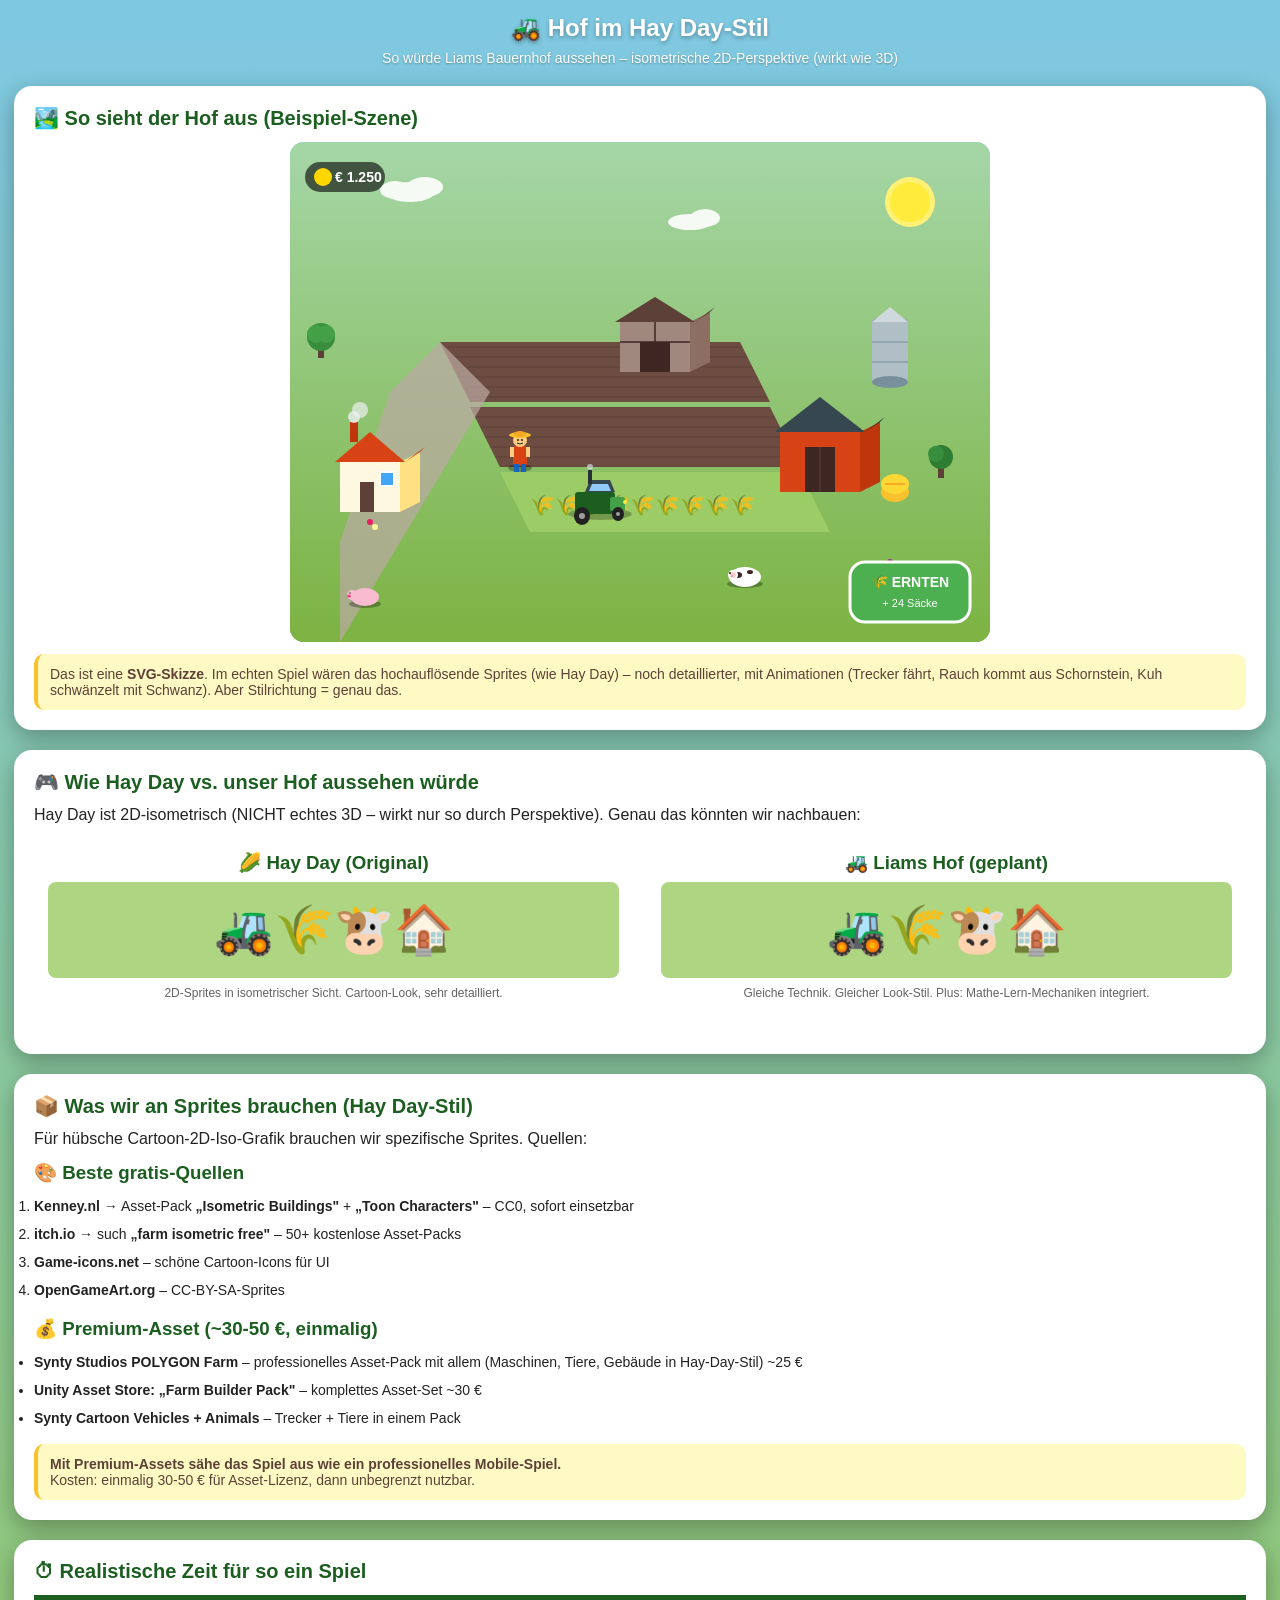
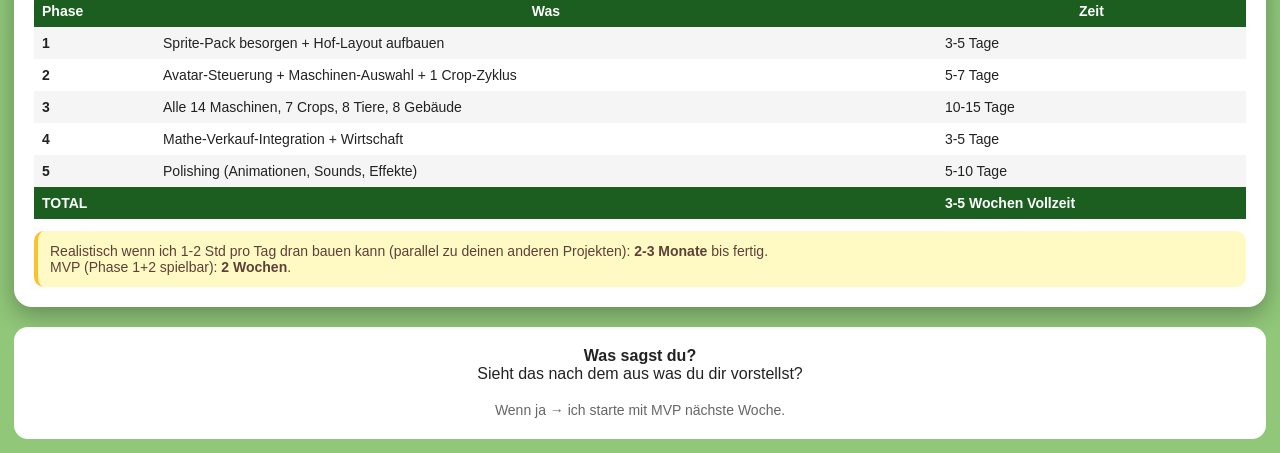
<file: hof-haydaystil.html>
<!doctype html>
<html lang="de">
<head>
<meta charset="utf-8">
<meta name="viewport" content="width=device-width,initial-scale=1">
<title>Hof im Hay Day Stil</title>
<style>
*{box-sizing:border-box;margin:0;padding:0}
body{font-family:-apple-system,Segoe UI,Roboto,sans-serif;background:linear-gradient(180deg,#7ec8e3 0%,#90c779 80%);min-height:100vh;padding:14px;color:#222}
h1{text-align:center;color:#fff;text-shadow:0 2px 4px rgba(0,0,0,.3);margin-bottom:8px;font-size:24px}
.sub{text-align:center;color:#fff;text-shadow:0 1px 2px rgba(0,0,0,.3);margin-bottom:20px;font-size:14px}

.szene{background:#fff;border-radius:18px;padding:20px;margin-bottom:20px;box-shadow:0 8px 24px rgba(0,0,0,.3)}
.szene h2{color:#1b5e20;margin-bottom:12px;font-size:20px}
.note{background:#fff9c4;color:#5d4037;padding:12px;border-radius:10px;margin-top:12px;font-size:14px;border-left:4px solid #fbc02d}

.comparison{display:grid;grid-template-columns:1fr 1fr;gap:14px;margin-bottom:20px}
.comparison .col{background:#fff;border-radius:12px;padding:14px;text-align:center}
.comparison .col img{width:100%;border-radius:8px}
.comparison .col h3{margin-bottom:8px;color:#1b5e20}

/* === ISO HOF SVG === */
.hof-svg{width:100%;max-width:700px;display:block;margin:0 auto;background:linear-gradient(180deg,#87ceeb,#7cb342);border-radius:14px}

/* === Element-Zellen === */
.elem-grid{display:grid;grid-template-columns:repeat(auto-fill,minmax(120px,1fr));gap:10px}
.elem{background:#f5f5f5;border-radius:10px;padding:12px;text-align:center}
.elem svg{width:60px;height:60px}
.elem .name{font-size:12px;font-weight:700;margin-top:6px}
</style>
</head>
<body>

<h1>🚜 Hof im Hay Day-Stil</h1>
<p class="sub">So würde Liams Bauernhof aussehen – isometrische 2D-Perspektive (wirkt wie 3D)</p>

<!-- HAUPTBILD -->
<div class="szene">
  <h2>🏞️ So sieht der Hof aus (Beispiel-Szene)</h2>
  <svg class="hof-svg" viewBox="0 0 700 500" xmlns="http://www.w3.org/2000/svg">
    <!-- Wiese / Boden -->
    <defs>
      <linearGradient id="grass" x1="0" y1="0" x2="0" y2="1">
        <stop offset="0%" stop-color="#a5d6a7"/>
        <stop offset="100%" stop-color="#7cb342"/>
      </linearGradient>
      <pattern id="acker" x="0" y="0" width="20" height="10" patternUnits="userSpaceOnUse">
        <rect width="20" height="10" fill="#6d4c41"/>
        <line x1="0" y1="5" x2="20" y2="5" stroke="#5d4037" stroke-width="1"/>
      </pattern>
    </defs>
    <rect x="0" y="0" width="700" height="500" fill="url(#grass)"/>

    <!-- Acker (isometrisch) -->
    <polygon points="150,200 450,200 480,260 180,260" fill="url(#acker)"/>
    <polygon points="180,265 480,265 510,325 210,325" fill="url(#acker)"/>
    <polygon points="210,330 510,330 540,390 240,390" fill="#9ccc65"/>

    <!-- Weizenähren auf reifem Feld -->
    <text x="240" y="370" font-size="20" fill="#fbc02d">🌾🌾🌾🌾🌾🌾🌾🌾🌾</text>

    <!-- Weg -->
    <polygon points="50,400 100,250 150,200 200,250 50,500" fill="#bcaaa4" opacity=".7"/>

    <!-- Wohnhaus (vorne links) -->
    <g transform="translate(50,280)">
      <!-- Body -->
      <polygon points="0,40 60,40 60,90 0,90" fill="#fff8e1"/>
      <polygon points="60,40 80,30 80,80 60,90" fill="#ffe082"/>
      <!-- Dach -->
      <polygon points="-5,40 30,10 65,40" fill="#d84315"/>
      <polygon points="65,40 85,25 80,30" fill="#bf360c"/>
      <!-- Tür -->
      <rect x="20" y="60" width="14" height="30" fill="#5d4037"/>
      <!-- Fenster -->
      <rect x="40" y="50" width="14" height="14" fill="#42a5f5" stroke="#fff" stroke-width="2"/>
      <!-- Schornstein mit Rauch -->
      <rect x="10" y="0" width="8" height="20" fill="#bf360c"/>
      <circle cx="14" cy="-5" r="6" fill="#eceff1" opacity=".8"/>
      <circle cx="20" cy="-12" r="8" fill="#eceff1" opacity=".7"/>
    </g>

    <!-- Stall (mitte rechts) -->
    <g transform="translate(490,250)">
      <polygon points="0,40 80,40 80,100 0,100" fill="#d84315"/>
      <polygon points="80,40 100,30 100,90 80,100" fill="#bf360c"/>
      <polygon points="-5,40 40,5 85,40" fill="#37474f"/>
      <polygon points="85,40 105,25 100,30" fill="#263238"/>
      <!-- Großes Tor -->
      <rect x="25" y="55" width="30" height="45" fill="#3e2723"/>
      <line x1="40" y1="55" x2="40" y2="100" stroke="#5d4037" stroke-width="1"/>
      <!-- Heuballen daneben -->
      <ellipse cx="115" cy="100" rx="14" ry="10" fill="#fbc02d"/>
      <ellipse cx="115" cy="92" rx="14" ry="10" fill="#fdd835"/>
      <line x1="105" y1="92" x2="125" y2="92" stroke="#f57f17" stroke-width="1"/>
    </g>

    <!-- Silo (hinten rechts) -->
    <g transform="translate(580,180)">
      <ellipse cx="20" cy="0" rx="18" ry="6" fill="#90a4ae"/>
      <rect x="2" y="0" width="36" height="60" fill="#b0bec5"/>
      <ellipse cx="20" cy="60" rx="18" ry="6" fill="#78909c"/>
      <polygon points="2,0 20,-15 38,0" fill="#cfd8dc"/>
      <line x1="2" y1="20" x2="38" y2="20" stroke="#78909c" stroke-width="1"/>
      <line x1="2" y1="40" x2="38" y2="40" stroke="#78909c" stroke-width="1"/>
    </g>

    <!-- Scheune (hinten mitte) -->
    <g transform="translate(330,150)">
      <polygon points="0,30 70,30 70,80 0,80" fill="#a1887f"/>
      <polygon points="70,30 90,20 90,70 70,80" fill="#8d6e63"/>
      <polygon points="-5,30 35,5 75,30" fill="#5d4037"/>
      <polygon points="75,30 95,15 90,20" fill="#4e342e"/>
      <!-- Fachwerk-Linien -->
      <line x1="35" y1="30" x2="35" y2="80" stroke="#3e2723" stroke-width="1.5"/>
      <line x1="0" y1="50" x2="70" y2="50" stroke="#3e2723" stroke-width="1.5"/>
      <!-- Tor -->
      <rect x="20" y="50" width="30" height="30" fill="#3e2723"/>
    </g>

    <!-- Traktor (auf dem Feld) -->
    <g transform="translate(280,340)">
      <!-- Schatten -->
      <ellipse cx="30" cy="32" rx="32" ry="6" fill="#000" opacity=".25"/>
      <!-- Body -->
      <rect x="5" y="10" width="40" height="22" fill="#1b5e20" rx="3"/>
      <!-- Kabine -->
      <polygon points="20,-2 40,-2 45,10 15,10" fill="#37474f"/>
      <polygon points="22,2 38,2 41,9 19,9" fill="#90caf9"/>
      <!-- Schnauze (vorne) -->
      <rect x="40" y="15" width="15" height="14" fill="#43a047" rx="2"/>
      <!-- Auspuff -->
      <rect x="18" y="-12" width="4" height="14" fill="#263238"/>
      <circle cx="20" cy="-15" r="3" fill="#cfd8dc" opacity=".7"/>
      <!-- Räder -->
      <ellipse cx="12" cy="34" rx="8" ry="9" fill="#212121"/>
      <ellipse cx="12" cy="34" rx="3" ry="3" fill="#9e9e9e"/>
      <ellipse cx="48" cy="32" rx="6" ry="7" fill="#212121"/>
      <ellipse cx="48" cy="32" rx="2" ry="2" fill="#9e9e9e"/>
      <!-- Lichter vorne -->
      <circle cx="55" cy="20" r="2" fill="#ffeb3b"/>
    </g>

    <!-- Avatar (Liam) -->
    <g transform="translate(220,290)">
      <!-- Schatten -->
      <ellipse cx="10" cy="36" rx="12" ry="4" fill="#000" opacity=".3"/>
      <!-- Körper -->
      <rect x="3" y="14" width="14" height="20" fill="#d84315" rx="2"/>
      <!-- Arme -->
      <rect x="0" y="15" width="4" height="10" fill="#ffcc80"/>
      <rect x="16" y="15" width="4" height="10" fill="#ffcc80"/>
      <!-- Beine -->
      <rect x="4" y="32" width="5" height="8" fill="#1565c0"/>
      <rect x="11" y="32" width="5" height="8" fill="#1565c0"/>
      <!-- Kopf -->
      <circle cx="10" cy="8" r="7" fill="#ffcc80"/>
      <!-- Strohhut -->
      <ellipse cx="10" cy="3" rx="11" ry="3" fill="#fbc02d"/>
      <ellipse cx="10" cy="2" rx="6" ry="3" fill="#f9a825"/>
      <!-- Augen -->
      <circle cx="8" cy="8" r="1" fill="#222"/>
      <circle cx="12" cy="8" r="1" fill="#222"/>
      <!-- Lächeln -->
      <path d="M 7 11 Q 10 13 13 11" stroke="#222" stroke-width="1" fill="none"/>
    </g>

    <!-- Tiere -->
    <!-- Kuh -->
    <g transform="translate(440,420)">
      <ellipse cx="15" cy="22" rx="18" ry="4" fill="#000" opacity=".3"/>
      <ellipse cx="15" cy="15" rx="16" ry="10" fill="#fff"/>
      <ellipse cx="8" cy="13" rx="4" ry="3" fill="#3e2723"/>
      <ellipse cx="20" cy="10" rx="3" ry="2" fill="#3e2723"/>
      <circle cx="3" cy="13" r="5" fill="#fff"/>
      <circle cx="3" cy="13" r="3" fill="#ffcdd2"/>
      <circle cx="0" cy="11" r="1" fill="#222"/>
      <circle cx="2" cy="14" r="0.5" fill="#222"/>
    </g>
    <!-- Huhn -->
    <g transform="translate(560,440)">
      <ellipse cx="10" cy="20" rx="8" ry="3" fill="#000" opacity=".3"/>
      <ellipse cx="10" cy="12" rx="8" ry="7" fill="#fff"/>
      <circle cx="15" cy="8" r="4" fill="#fff"/>
      <polygon points="18,7 22,8 18,9" fill="#ffa726"/>
      <polygon points="13,3 14,7 16,4" fill="#e53935"/>
      <circle cx="16" cy="7" r="0.8" fill="#222"/>
      <line x1="8" y1="18" x2="8" y2="22" stroke="#ffa726" stroke-width="1"/>
      <line x1="12" y1="18" x2="12" y2="22" stroke="#ffa726" stroke-width="1"/>
    </g>
    <!-- Schwein -->
    <g transform="translate(60,440)">
      <ellipse cx="15" cy="22" rx="16" ry="4" fill="#000" opacity=".3"/>
      <ellipse cx="15" cy="15" rx="14" ry="9" fill="#f8bbd0"/>
      <circle cx="2" cy="13" r="5" fill="#f8bbd0"/>
      <ellipse cx="-1" cy="14" rx="2" ry="1.5" fill="#ec407a"/>
      <circle cx="0" cy="11" r="0.7" fill="#222"/>
    </g>

    <!-- Sonne -->
    <circle cx="620" cy="60" r="25" fill="#fff176"/>
    <circle cx="620" cy="60" r="20" fill="#ffeb3b"/>

    <!-- Wolken -->
    <g fill="#fff" opacity=".9">
      <ellipse cx="120" cy="50" rx="25" ry="10"/>
      <ellipse cx="135" cy="45" rx="18" ry="10"/>
      <ellipse cx="105" cy="48" rx="15" ry="9"/>
    </g>
    <g fill="#fff" opacity=".9">
      <ellipse cx="400" cy="80" rx="22" ry="8"/>
      <ellipse cx="415" cy="76" rx="15" ry="9"/>
    </g>

    <!-- Bäume -->
    <g transform="translate(20,180)">
      <rect x="8" y="20" width="6" height="16" fill="#5d4037"/>
      <circle cx="11" cy="15" r="14" fill="#388e3c"/>
      <circle cx="6" cy="12" r="9" fill="#43a047"/>
      <circle cx="16" cy="12" r="9" fill="#43a047"/>
    </g>
    <g transform="translate(640,300)">
      <rect x="8" y="20" width="6" height="16" fill="#5d4037"/>
      <circle cx="11" cy="15" r="12" fill="#2e7d32"/>
      <circle cx="6" cy="12" r="8" fill="#388e3c"/>
    </g>

    <!-- Blumen (Detail) -->
    <g>
      <circle cx="80" cy="380" r="3" fill="#e91e63"/>
      <circle cx="85" cy="385" r="3" fill="#fff59d"/>
      <circle cx="600" cy="420" r="3" fill="#9c27b0"/>
      <circle cx="610" cy="425" r="3" fill="#ff9800"/>
    </g>

    <!-- Münzen-UI oben links -->
    <g transform="translate(15,20)">
      <rect x="0" y="0" width="80" height="30" rx="15" fill="rgba(0,0,0,.6)"/>
      <circle cx="18" cy="15" r="9" fill="#ffd700"/>
      <text x="30" y="20" fill="#fff" font-size="14" font-weight="900">€ 1.250</text>
    </g>

    <!-- Tipp-Aktion-Knopf rechts -->
    <g transform="translate(560,420)">
      <rect x="0" y="0" width="120" height="60" rx="15" fill="#4caf50" stroke="#fff" stroke-width="3"/>
      <text x="60" y="25" fill="#fff" font-size="14" font-weight="900" text-anchor="middle">🌾 ERNTEN</text>
      <text x="60" y="45" fill="#fff" font-size="11" text-anchor="middle">+ 24 Säcke</text>
    </g>
  </svg>
  <div class="note">
    Das ist eine <b>SVG-Skizze</b>. Im echten Spiel wären das hochauflösende Sprites (wie Hay Day) – noch detaillierter, mit Animationen (Trecker fährt, Rauch kommt aus Schornstein, Kuh schwänzelt mit Schwanz). Aber Stilrichtung = genau das.
  </div>
</div>

<!-- VERGLEICH MIT HAY DAY -->
<div class="szene">
  <h2>🎮 Wie Hay Day vs. unser Hof aussehen würde</h2>
  <p style="margin-bottom:14px">Hay Day ist 2D-isometrisch (NICHT echtes 3D – wirkt nur so durch Perspektive). Genau das könnten wir nachbauen:</p>
  <div class="comparison">
    <div class="col">
      <h3>🌽 Hay Day (Original)</h3>
      <div style="background:#aed581;padding:20px;border-radius:8px;font-size:48px">🚜🌾🐮🏠</div>
      <p style="font-size:12px;margin-top:8px;opacity:.7">2D-Sprites in isometrischer Sicht. Cartoon-Look, sehr detailliert.</p>
    </div>
    <div class="col">
      <h3>🚜 Liams Hof (geplant)</h3>
      <div style="background:#aed581;padding:20px;border-radius:8px;font-size:48px">🚜🌾🐮🏠</div>
      <p style="font-size:12px;margin-top:8px;opacity:.7">Gleiche Technik. Gleicher Look-Stil. Plus: Mathe-Lern-Mechaniken integriert.</p>
    </div>
  </div>
</div>

<!-- WAS WIR BRAUCHEN -->
<div class="szene">
  <h2>📦 Was wir an Sprites brauchen (Hay Day-Stil)</h2>
  <p style="margin-bottom:14px">Für hübsche Cartoon-2D-Iso-Grafik brauchen wir spezifische Sprites. Quellen:</p>

  <h3 style="color:#1b5e20;margin-bottom:8px">🎨 Beste gratis-Quellen</h3>
  <ol style="line-height:2;font-size:14px;margin-bottom:14px">
    <li><b>Kenney.nl</b> → Asset-Pack <b>„Isometric Buildings"</b> + <b>„Toon Characters"</b> – CC0, sofort einsetzbar</li>
    <li><b>itch.io</b> → such <b>„farm isometric free"</b> – 50+ kostenlose Asset-Packs</li>
    <li><b>Game-icons.net</b> – schöne Cartoon-Icons für UI</li>
    <li><b>OpenGameArt.org</b> – CC-BY-SA-Sprites</li>
  </ol>

  <h3 style="color:#1b5e20;margin-bottom:8px;margin-top:14px">💰 Premium-Asset (~30-50 €, einmalig)</h3>
  <ul style="line-height:2;font-size:14px">
    <li><b>Synty Studios POLYGON Farm</b> – professionelles Asset-Pack mit allem (Maschinen, Tiere, Gebäude in Hay-Day-Stil) ~25 €</li>
    <li><b>Unity Asset Store: „Farm Builder Pack"</b> – komplettes Asset-Set ~30 €</li>
    <li><b>Synty Cartoon Vehicles + Animals</b> – Trecker + Tiere in einem Pack</li>
  </ul>

  <div class="note">
    <b>Mit Premium-Assets sähe das Spiel aus wie ein professionelles Mobile-Spiel.</b><br>
    Kosten: einmalig 30-50 € für Asset-Lizenz, dann unbegrenzt nutzbar.
  </div>
</div>

<!-- ZEIT/AUFWAND -->
<div class="szene">
  <h2>⏱ Realistische Zeit für so ein Spiel</h2>
  <table style="width:100%;border-collapse:collapse;font-size:14px">
    <tr style="background:#1b5e20;color:#fff">
      <th style="padding:8px;text-align:left">Phase</th>
      <th style="padding:8px">Was</th>
      <th style="padding:8px">Zeit</th>
    </tr>
    <tr style="background:#f5f5f5">
      <td style="padding:8px"><b>1</b></td>
      <td style="padding:8px">Sprite-Pack besorgen + Hof-Layout aufbauen</td>
      <td style="padding:8px">3-5 Tage</td>
    </tr>
    <tr>
      <td style="padding:8px"><b>2</b></td>
      <td style="padding:8px">Avatar-Steuerung + Maschinen-Auswahl + 1 Crop-Zyklus</td>
      <td style="padding:8px">5-7 Tage</td>
    </tr>
    <tr style="background:#f5f5f5">
      <td style="padding:8px"><b>3</b></td>
      <td style="padding:8px">Alle 14 Maschinen, 7 Crops, 8 Tiere, 8 Gebäude</td>
      <td style="padding:8px">10-15 Tage</td>
    </tr>
    <tr>
      <td style="padding:8px"><b>4</b></td>
      <td style="padding:8px">Mathe-Verkauf-Integration + Wirtschaft</td>
      <td style="padding:8px">3-5 Tage</td>
    </tr>
    <tr style="background:#f5f5f5">
      <td style="padding:8px"><b>5</b></td>
      <td style="padding:8px">Polishing (Animationen, Sounds, Effekte)</td>
      <td style="padding:8px">5-10 Tage</td>
    </tr>
    <tr style="background:#1b5e20;color:#fff">
      <td style="padding:8px" colspan="2"><b>TOTAL</b></td>
      <td style="padding:8px"><b>3-5 Wochen Vollzeit</b></td>
    </tr>
  </table>

  <div class="note">
    Realistisch wenn ich 1-2 Std pro Tag dran bauen kann (parallel zu deinen anderen Projekten): <b>2-3 Monate</b> bis fertig.<br>
    MVP (Phase 1+2 spielbar): <b>2 Wochen</b>.
  </div>
</div>

<div style="background:#fff;color:#222;padding:20px;border-radius:14px;text-align:center">
  <b>Was sagst du?</b><br>
  Sieht das nach dem aus was du dir vorstellst?<br><br>
  <span style="font-size:14px;color:#666">Wenn ja → ich starte mit MVP nächste Woche.</span>
</div>

</body>
</html>
</file>
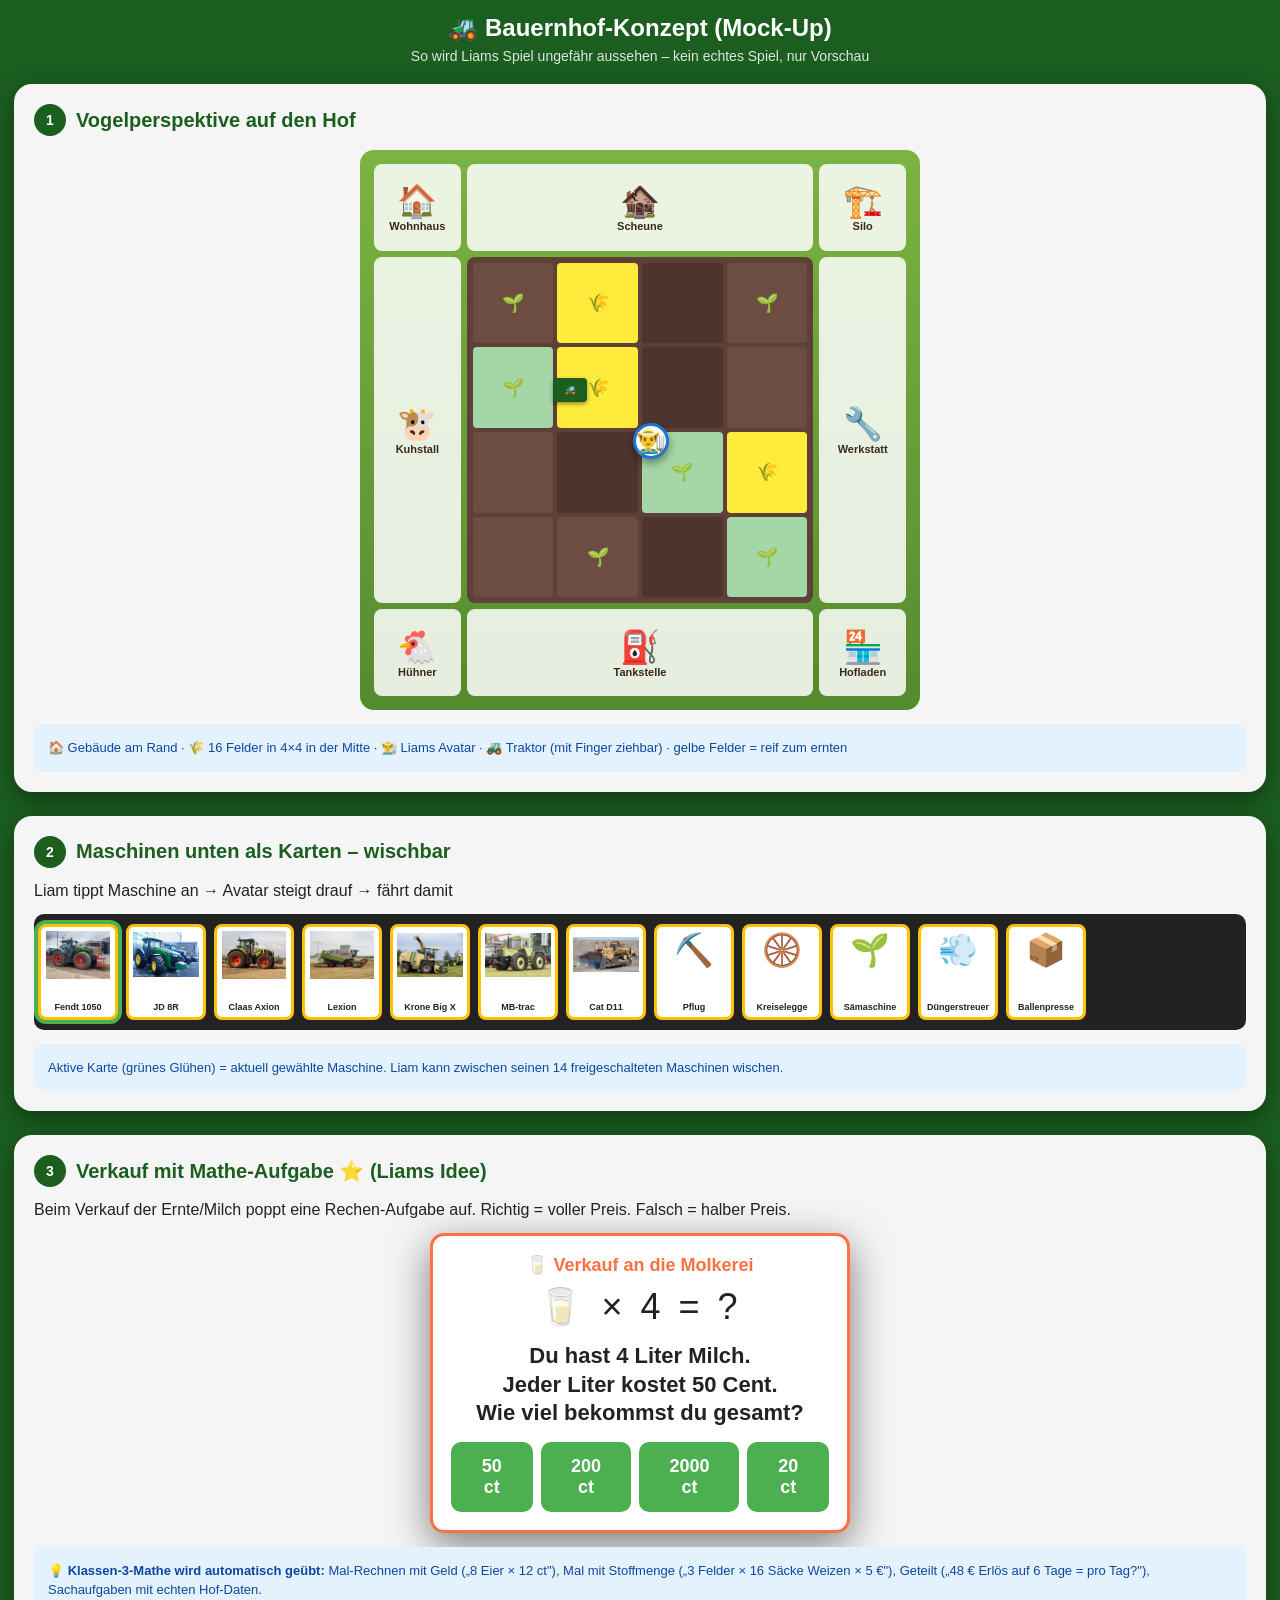
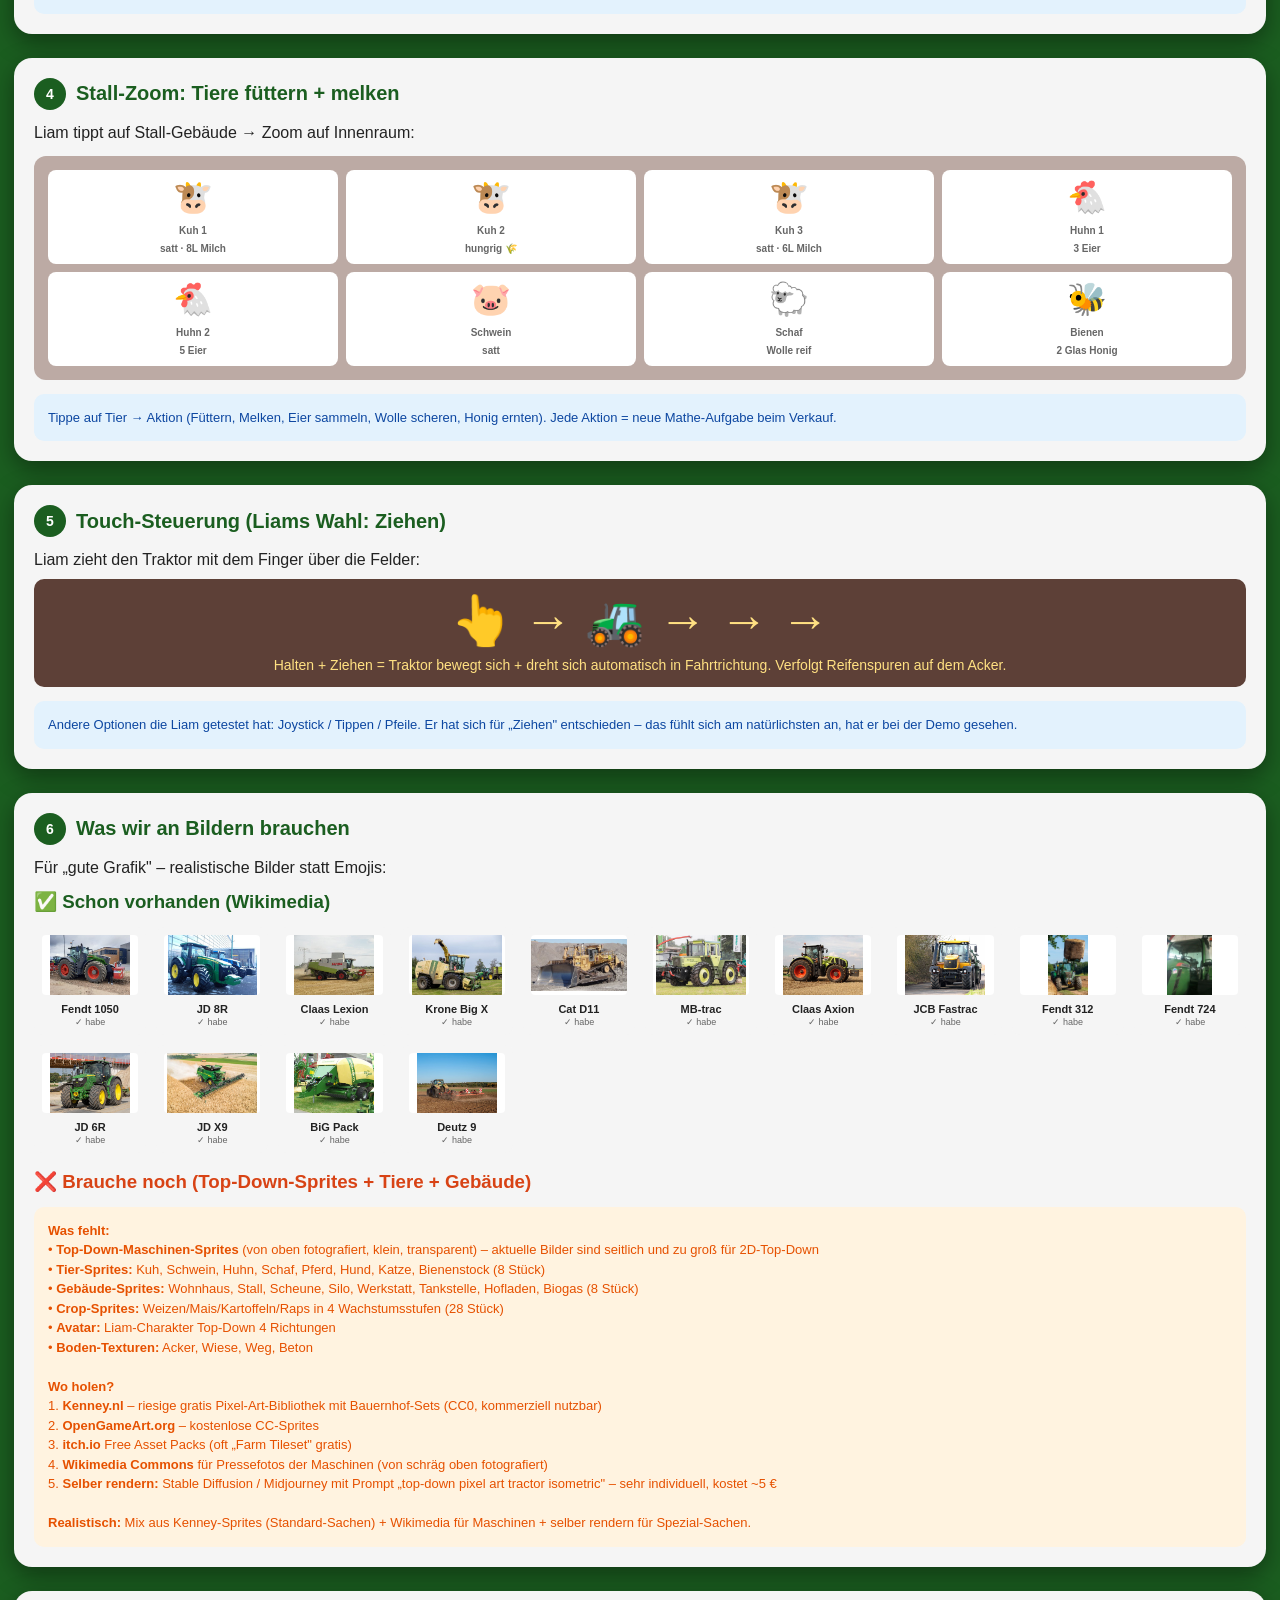
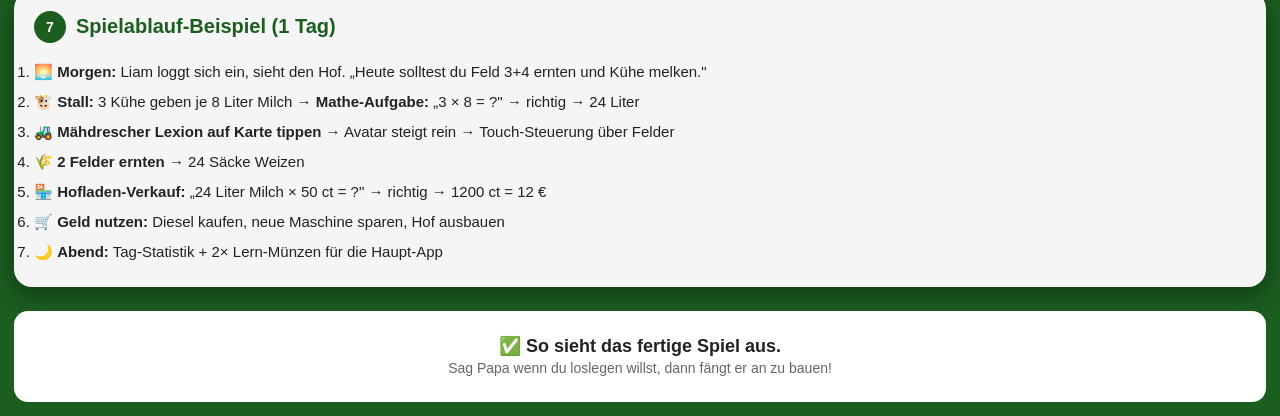
<file: hof-mock.html>
<!doctype html>
<html lang="de">
<head>
<meta charset="utf-8">
<meta name="viewport" content="width=device-width,initial-scale=1">
<title>Hof-Konzept-Mockup</title>
<style>
*{box-sizing:border-box;margin:0;padding:0}
body{font-family:-apple-system,Segoe UI,Roboto,sans-serif;background:#1b5e20;color:#fff;padding:14px}
h1{font-size:24px;text-align:center;margin-bottom:6px}
.sub{text-align:center;opacity:.85;margin-bottom:20px;font-size:14px}

.szene{background:#f5f5f5;color:#222;border-radius:18px;padding:20px;margin-bottom:24px;box-shadow:0 8px 24px rgba(0,0,0,.4)}
.szene h2{color:#1b5e20;margin-bottom:14px;font-size:20px;display:flex;align-items:center;gap:10px}
.szene h2 .num{background:#1b5e20;color:#fff;width:32px;height:32px;border-radius:50%;display:flex;align-items:center;justify-content:center;font-weight:900;font-size:14px}

/* === Top-Down Hof === */
.hof{background:linear-gradient(180deg,#7cb342 0%,#558b2f 100%);border-radius:14px;padding:14px;position:relative;aspect-ratio:1;max-width:560px;margin:0 auto;display:grid;grid-template-columns:1fr 4fr 1fr;grid-template-rows:1fr 4fr 1fr;gap:6px}
.geb{background:rgba(255,255,255,.85);border-radius:8px;display:flex;flex-direction:column;align-items:center;justify-content:center;padding:4px;font-size:11px;font-weight:700;color:#3d2817}
.geb .em{font-size:32px;display:block}
.felder{background:#5d4037;border-radius:8px;padding:6px;display:grid;grid-template-columns:repeat(4,1fr);grid-template-rows:repeat(4,1fr);gap:4px;position:relative}
.feld{background:#6d4c41;border-radius:4px;display:flex;align-items:center;justify-content:center;font-size:18px}
.feld.pfluegt{background:#4e342e}
.feld.gesaet{background:#a5d6a7}
.feld.reif{background:#ffeb3b}
.avatar{position:absolute;width:36px;height:36px;background:#fff;border-radius:50%;display:flex;align-items:center;justify-content:center;font-size:24px;border:3px solid #1976d2;top:48%;left:48%;z-index:5;box-shadow:0 4px 8px rgba(0,0,0,.4)}
.traktor{position:absolute;width:34px;height:24px;background:#1b5e20;border-radius:4px;top:35%;left:25%;display:flex;align-items:center;justify-content:center;font-size:10px;color:#ffeb3b;font-weight:900;z-index:4;box-shadow:0 2px 4px rgba(0,0,0,.4)}

/* === Maschinen-Karten === */
.kartenleiste{display:flex;gap:8px;overflow-x:auto;padding:10px 4px;background:#222;border-radius:10px;margin-top:14px}
.karte{flex:0 0 80px;height:96px;background:#fff;border-radius:8px;border:3px solid #ffc107;padding:4px;text-align:center;cursor:pointer;display:flex;flex-direction:column;justify-content:space-between;color:#222}
.karte img{width:100%;height:48px;object-fit:contain}
.karte .em{font-size:32px}
.karte .name{font-size:9px;font-weight:800;line-height:1.1}
.karte.aktiv{box-shadow:0 0 0 4px #4caf50}

/* === Mathe-Popup === */
.popup{background:#fff;color:#222;padding:18px;border-radius:14px;box-shadow:0 12px 40px rgba(0,0,0,.5);max-width:420px;margin:0 auto;border:3px solid #ff7043;text-align:center}
.popup h3{color:#ff7043;font-size:18px;margin-bottom:10px}
.popup .frage{font-size:22px;font-weight:900;margin:14px 0;line-height:1.3}
.popup .visual{font-size:36px;margin:10px 0;letter-spacing:4px}
.popup .opt{display:flex;gap:8px;justify-content:center}
.popup .opt button{padding:14px 22px;font-size:18px;font-weight:900;border:none;border-radius:10px;background:#4caf50;color:#fff;cursor:pointer}

/* === Tier-Bereich === */
.stall-zoom{background:#bcaaa4;padding:14px;border-radius:12px;display:grid;grid-template-columns:repeat(4,1fr);gap:8px;text-align:center}
.tier{background:#fff;color:#222;padding:8px;border-radius:8px}
.tier .em{font-size:32px;display:block;margin-bottom:4px}
.tier .stat{font-size:10px;color:#666;font-weight:700}

/* === Sprite-Liste === */
.sprite-grid{display:grid;grid-template-columns:repeat(auto-fill,minmax(110px,1fr));gap:10px;margin-top:14px}
.sprite{background:#f5f5f5;border-radius:8px;padding:8px;text-align:center;color:#222}
.sprite img{width:100%;height:60px;object-fit:contain;background:#fff;border-radius:4px}
.sprite .name{font-size:11px;font-weight:700;margin-top:4px}
.sprite .src{font-size:9px;color:#666;margin-top:2px}

.legende{background:#e3f2fd;color:#0d47a1;padding:14px;border-radius:10px;margin-top:14px;font-size:13px;line-height:1.5}
</style>
</head>
<body>

<h1>🚜 Bauernhof-Konzept (Mock-Up)</h1>
<p class="sub">So wird Liams Spiel ungefähr aussehen – kein echtes Spiel, nur Vorschau</p>

<!-- SZENE 1: TOP-DOWN HOF -->
<div class="szene">
  <h2><span class="num">1</span>Vogelperspektive auf den Hof</h2>
  <div class="hof">
    <div class="geb"><span class="em">🏠</span><span>Wohnhaus</span></div>
    <div class="geb"><span class="em">🏚️</span><span>Scheune</span></div>
    <div class="geb"><span class="em">🏗️</span><span>Silo</span></div>

    <div class="geb"><span class="em">🐮</span><span>Kuhstall</span></div>
    <div class="felder">
      <div class="feld">🌱</div><div class="feld reif">🌾</div><div class="feld pfluegt"></div><div class="feld">🌱</div>
      <div class="feld gesaet">🌱</div><div class="feld reif">🌾</div><div class="feld pfluegt"></div><div class="feld"></div>
      <div class="feld"></div><div class="feld pfluegt"></div><div class="feld gesaet">🌱</div><div class="feld reif">🌾</div>
      <div class="feld"></div><div class="feld">🌱</div><div class="feld pfluegt"></div><div class="feld gesaet">🌱</div>
      <div class="traktor">🚜</div>
      <div class="avatar">👨‍🌾</div>
    </div>
    <div class="geb"><span class="em">🔧</span><span>Werkstatt</span></div>

    <div class="geb"><span class="em">🐔</span><span>Hühner</span></div>
    <div class="geb"><span class="em">⛽</span><span>Tankstelle</span></div>
    <div class="geb"><span class="em">🏪</span><span>Hofladen</span></div>
  </div>
  <div class="legende">
    🏠 Gebäude am Rand · 🌾 16 Felder in 4×4 in der Mitte · 👨‍🌾 Liams Avatar · 🚜 Traktor (mit Finger ziehbar) · gelbe Felder = reif zum ernten
  </div>
</div>

<!-- SZENE 2: MASCHINEN-AUSWAHL -->
<div class="szene">
  <h2><span class="num">2</span>Maschinen unten als Karten – wischbar</h2>
  <p style="margin-bottom:8px">Liam tippt Maschine an → Avatar steigt drauf → fährt damit</p>
  <div class="kartenleiste">
    <div class="karte aktiv"><img src="img/machines/fendt1050.jpg" alt=""><div class="name">Fendt 1050</div></div>
    <div class="karte"><img src="img/machines/jd8r.jpg" alt=""><div class="name">JD 8R</div></div>
    <div class="karte"><img src="img/machines/claas_axion.jpg" alt=""><div class="name">Claas Axion</div></div>
    <div class="karte"><img src="img/machines/lexion.jpg" alt=""><div class="name">Lexion</div></div>
    <div class="karte"><img src="img/machines/kronebigx.jpg" alt=""><div class="name">Krone Big X</div></div>
    <div class="karte"><img src="img/machines/mb_trac.jpg" alt=""><div class="name">MB-trac</div></div>
    <div class="karte"><img src="img/machines/cat_d11.jpg" alt=""><div class="name">Cat D11</div></div>
    <div class="karte"><span class="em">⛏️</span><div class="name">Pflug</div></div>
    <div class="karte"><span class="em">🛞</span><div class="name">Kreiselegge</div></div>
    <div class="karte"><span class="em">🌱</span><div class="name">Sämaschine</div></div>
    <div class="karte"><span class="em">💨</span><div class="name">Düngerstreuer</div></div>
    <div class="karte"><span class="em">📦</span><div class="name">Ballenpresse</div></div>
  </div>
  <div class="legende">Aktive Karte (grünes Glühen) = aktuell gewählte Maschine. Liam kann zwischen seinen 14 freigeschalteten Maschinen wischen.</div>
</div>

<!-- SZENE 3: MATHE-VERKAUF (Liams Idee!) -->
<div class="szene">
  <h2><span class="num">3</span>Verkauf mit Mathe-Aufgabe ⭐ (Liams Idee)</h2>
  <p style="margin-bottom:14px">Beim Verkauf der Ernte/Milch poppt eine Rechen-Aufgabe auf. Richtig = voller Preis. Falsch = halber Preis.</p>
  <div class="popup">
    <h3>🥛 Verkauf an die Molkerei</h3>
    <div class="visual">🥛 × 4 = ?</div>
    <div class="frage">Du hast 4 Liter Milch.<br>Jeder Liter kostet 50 Cent.<br>Wie viel bekommst du gesamt?</div>
    <div class="opt">
      <button>50 ct</button>
      <button>200 ct</button>
      <button>2000 ct</button>
      <button>20 ct</button>
    </div>
  </div>
  <div class="legende">
    💡 <b>Klassen-3-Mathe wird automatisch geübt:</b> Mal-Rechnen mit Geld („8 Eier × 12 ct"), Mal mit Stoffmenge („3 Felder × 16 Säcke Weizen × 5 €"), Geteilt („48 € Erlös auf 6 Tage = pro Tag?"), Sachaufgaben mit echten Hof-Daten.
  </div>
</div>

<!-- SZENE 4: STALL-ZOOM -->
<div class="szene">
  <h2><span class="num">4</span>Stall-Zoom: Tiere füttern + melken</h2>
  <p style="margin-bottom:14px">Liam tippt auf Stall-Gebäude → Zoom auf Innenraum:</p>
  <div class="stall-zoom">
    <div class="tier"><span class="em">🐮</span><span class="stat">Kuh 1<br>satt · 8L Milch</span></div>
    <div class="tier"><span class="em">🐮</span><span class="stat">Kuh 2<br>hungrig 🌾</span></div>
    <div class="tier"><span class="em">🐮</span><span class="stat">Kuh 3<br>satt · 6L Milch</span></div>
    <div class="tier"><span class="em">🐔</span><span class="stat">Huhn 1<br>3 Eier</span></div>
    <div class="tier"><span class="em">🐔</span><span class="stat">Huhn 2<br>5 Eier</span></div>
    <div class="tier"><span class="em">🐷</span><span class="stat">Schwein<br>satt</span></div>
    <div class="tier"><span class="em">🐑</span><span class="stat">Schaf<br>Wolle reif</span></div>
    <div class="tier"><span class="em">🐝</span><span class="stat">Bienen<br>2 Glas Honig</span></div>
  </div>
  <div class="legende">
    Tippe auf Tier → Aktion (Füttern, Melken, Eier sammeln, Wolle scheren, Honig ernten). Jede Aktion = neue Mathe-Aufgabe beim Verkauf.
  </div>
</div>

<!-- SZENE 5: AVATAR-STEUERUNG -->
<div class="szene">
  <h2><span class="num">5</span>Touch-Steuerung (Liams Wahl: Ziehen)</h2>
  <p style="margin-bottom:10px">Liam zieht den Traktor mit dem Finger über die Felder:</p>
  <div style="background:#5d4037;padding:14px;border-radius:10px;text-align:center;color:#ffe082">
    <div style="font-size:48px;margin-bottom:8px">👆 → 🚜 → → →</div>
    <div style="font-size:14px">Halten + Ziehen = Traktor bewegt sich + dreht sich automatisch in Fahrtrichtung. Verfolgt Reifenspuren auf dem Acker.</div>
  </div>
  <div class="legende">Andere Optionen die Liam getestet hat: Joystick / Tippen / Pfeile. Er hat sich für „Ziehen" entschieden – das fühlt sich am natürlichsten an, hat er bei der Demo gesehen.</div>
</div>

<!-- SPRITE-QUELLEN -->
<div class="szene">
  <h2><span class="num">6</span>Was wir an Bildern brauchen</h2>
  <p style="margin-bottom:14px">Für „gute Grafik" – realistische Bilder statt Emojis:</p>

  <h3 style="color:#1b5e20;margin-top:14px;margin-bottom:8px">✅ Schon vorhanden (Wikimedia)</h3>
  <div class="sprite-grid">
    <div class="sprite"><img src="img/machines/fendt1050.jpg"><div class="name">Fendt 1050</div><div class="src">✓ habe</div></div>
    <div class="sprite"><img src="img/machines/jd8r.jpg"><div class="name">JD 8R</div><div class="src">✓ habe</div></div>
    <div class="sprite"><img src="img/machines/lexion.jpg"><div class="name">Claas Lexion</div><div class="src">✓ habe</div></div>
    <div class="sprite"><img src="img/machines/kronebigx.jpg"><div class="name">Krone Big X</div><div class="src">✓ habe</div></div>
    <div class="sprite"><img src="img/machines/cat_d11.jpg"><div class="name">Cat D11</div><div class="src">✓ habe</div></div>
    <div class="sprite"><img src="img/machines/mb_trac.jpg"><div class="name">MB-trac</div><div class="src">✓ habe</div></div>
    <div class="sprite"><img src="img/machines/claas_axion.jpg"><div class="name">Claas Axion</div><div class="src">✓ habe</div></div>
    <div class="sprite"><img src="img/machines/jcb_fastrac.jpg"><div class="name">JCB Fastrac</div><div class="src">✓ habe</div></div>
    <div class="sprite"><img src="img/machines/fendt312.jpg"><div class="name">Fendt 312</div><div class="src">✓ habe</div></div>
    <div class="sprite"><img src="img/machines/fendt724.jpg"><div class="name">Fendt 724</div><div class="src">✓ habe</div></div>
    <div class="sprite"><img src="img/machines/jd6r.jpg"><div class="name">JD 6R</div><div class="src">✓ habe</div></div>
    <div class="sprite"><img src="img/machines/jd_x9.jpg"><div class="name">JD X9</div><div class="src">✓ habe</div></div>
    <div class="sprite"><img src="img/machines/bigpack.jpg"><div class="name">BiG Pack</div><div class="src">✓ habe</div></div>
    <div class="sprite"><img src="img/machines/deutz_9.jpg"><div class="name">Deutz 9</div><div class="src">✓ habe</div></div>
  </div>

  <h3 style="color:#d84315;margin-top:18px;margin-bottom:8px">❌ Brauche noch (Top-Down-Sprites + Tiere + Gebäude)</h3>
  <div class="legende" style="background:#fff3e0;color:#e65100">
    <b>Was fehlt:</b><br>
    • <b>Top-Down-Maschinen-Sprites</b> (von oben fotografiert, klein, transparent) – aktuelle Bilder sind seitlich und zu groß für 2D-Top-Down<br>
    • <b>Tier-Sprites:</b> Kuh, Schwein, Huhn, Schaf, Pferd, Hund, Katze, Bienenstock (8 Stück)<br>
    • <b>Gebäude-Sprites:</b> Wohnhaus, Stall, Scheune, Silo, Werkstatt, Tankstelle, Hofladen, Biogas (8 Stück)<br>
    • <b>Crop-Sprites:</b> Weizen/Mais/Kartoffeln/Raps in 4 Wachstumsstufen (28 Stück)<br>
    • <b>Avatar:</b> Liam-Charakter Top-Down 4 Richtungen<br>
    • <b>Boden-Texturen:</b> Acker, Wiese, Weg, Beton<br><br>
    <b>Wo holen?</b><br>
    1. <b>Kenney.nl</b> – riesige gratis Pixel-Art-Bibliothek mit Bauernhof-Sets (CC0, kommerziell nutzbar)<br>
    2. <b>OpenGameArt.org</b> – kostenlose CC-Sprites<br>
    3. <b>itch.io</b> Free Asset Packs (oft „Farm Tileset" gratis)<br>
    4. <b>Wikimedia Commons</b> für Pressefotos der Maschinen (von schräg oben fotografiert)<br>
    5. <b>Selber rendern:</b> Stable Diffusion / Midjourney mit Prompt „top-down pixel art tractor isometric" – sehr individuell, kostet ~5 €<br><br>
    <b>Realistisch:</b> Mix aus Kenney-Sprites (Standard-Sachen) + Wikimedia für Maschinen + selber rendern für Spezial-Sachen.
  </div>
</div>

<!-- SZENE 7: GESAMT-FLOW -->
<div class="szene">
  <h2><span class="num">7</span>Spielablauf-Beispiel (1 Tag)</h2>
  <ol style="line-height:2;font-size:15px">
    <li>🌅 <b>Morgen:</b> Liam loggt sich ein, sieht den Hof. „Heute solltest du Feld 3+4 ernten und Kühe melken."</li>
    <li>🐮 <b>Stall:</b> 3 Kühe geben je 8 Liter Milch → <b>Mathe-Aufgabe:</b> „3 × 8 = ?" → richtig → 24 Liter</li>
    <li>🚜 <b>Mähdrescher Lexion auf Karte tippen</b> → Avatar steigt rein → Touch-Steuerung über Felder</li>
    <li>🌾 <b>2 Felder ernten</b> → 24 Säcke Weizen</li>
    <li>🏪 <b>Hofladen-Verkauf:</b> „24 Liter Milch × 50 ct = ?" → richtig → 1200 ct = 12 €</li>
    <li>🛒 <b>Geld nutzen:</b> Diesel kaufen, neue Maschine sparen, Hof ausbauen</li>
    <li>🌙 <b>Abend:</b> Tag-Statistik + 2× Lern-Münzen für die Haupt-App</li>
  </ol>
</div>

<div style="text-align:center;background:#fff;color:#222;padding:24px;border-radius:14px;font-size:18px;font-weight:700">
  ✅ So sieht das fertige Spiel aus.<br>
  <span style="color:#666;font-size:14px;font-weight:400">Sag Papa wenn du loslegen willst, dann fängt er an zu bauen!</span>
</div>

</body>
</html>
</file>
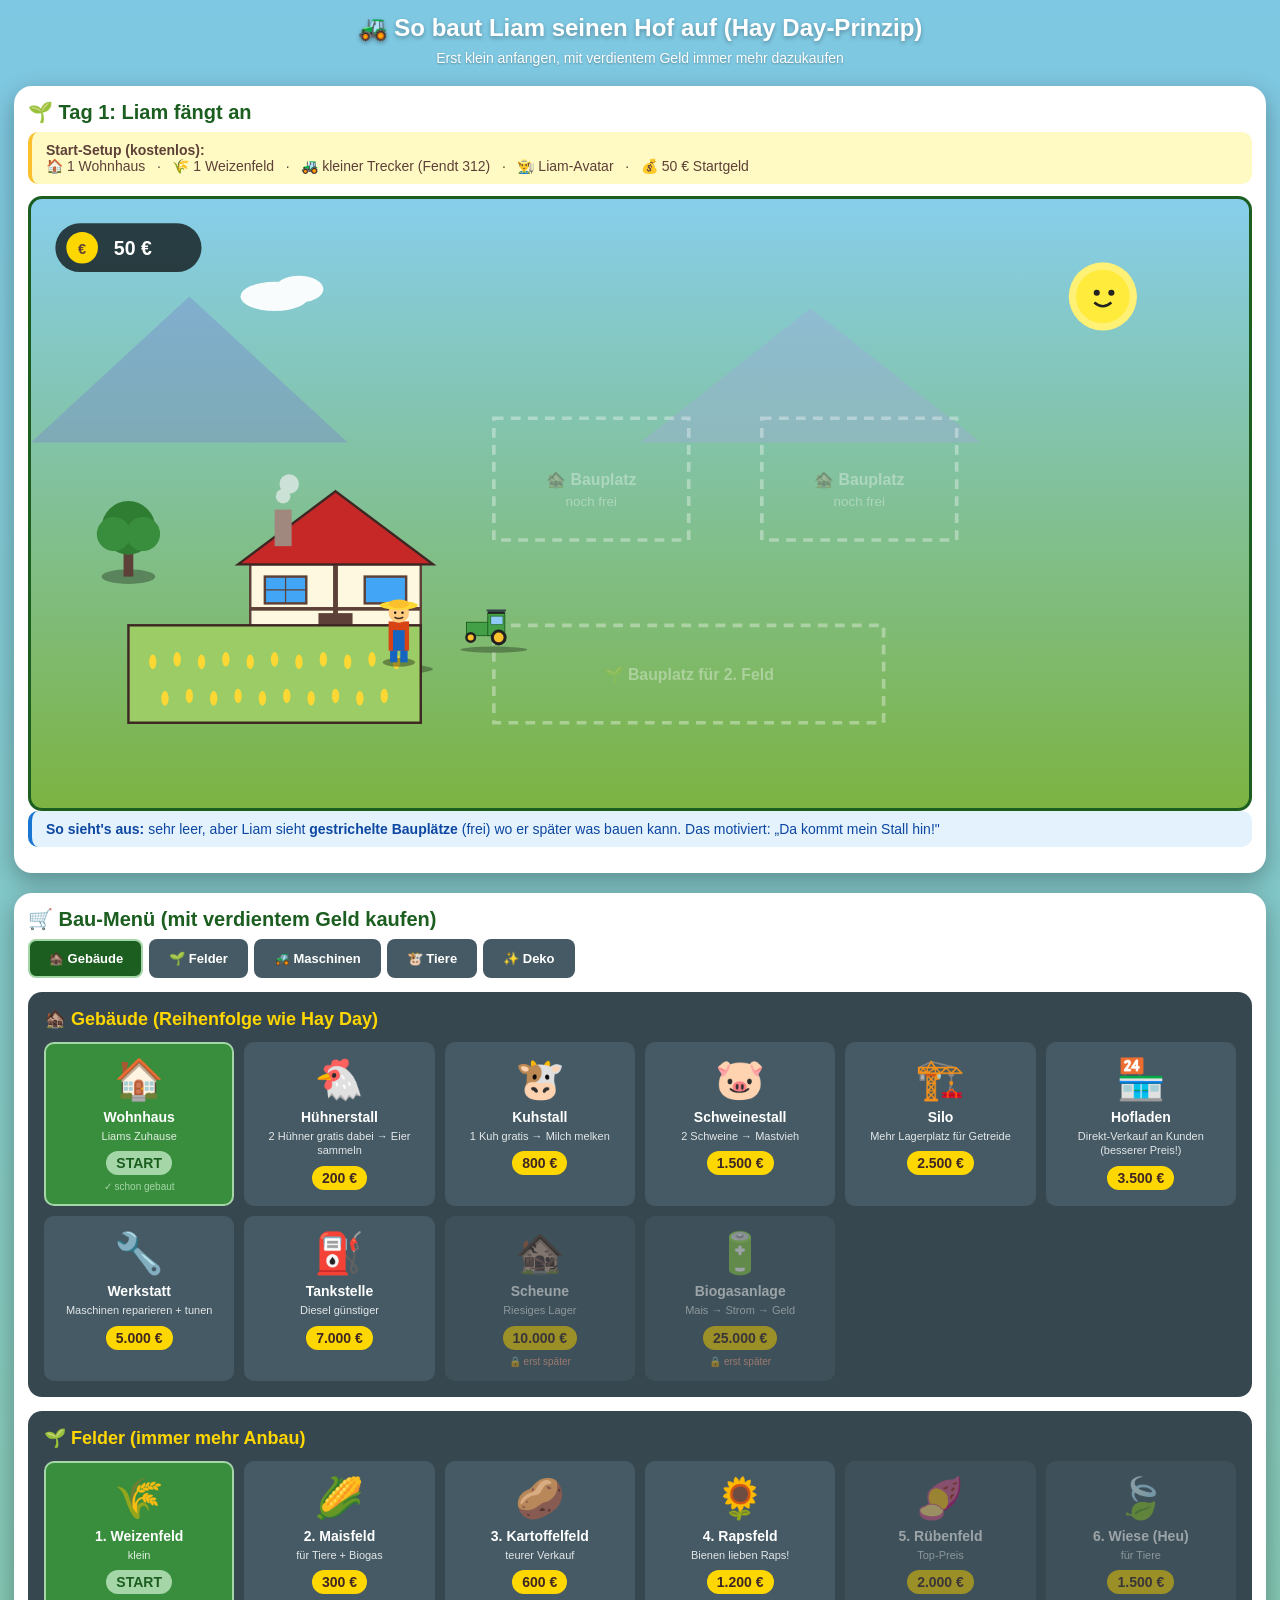
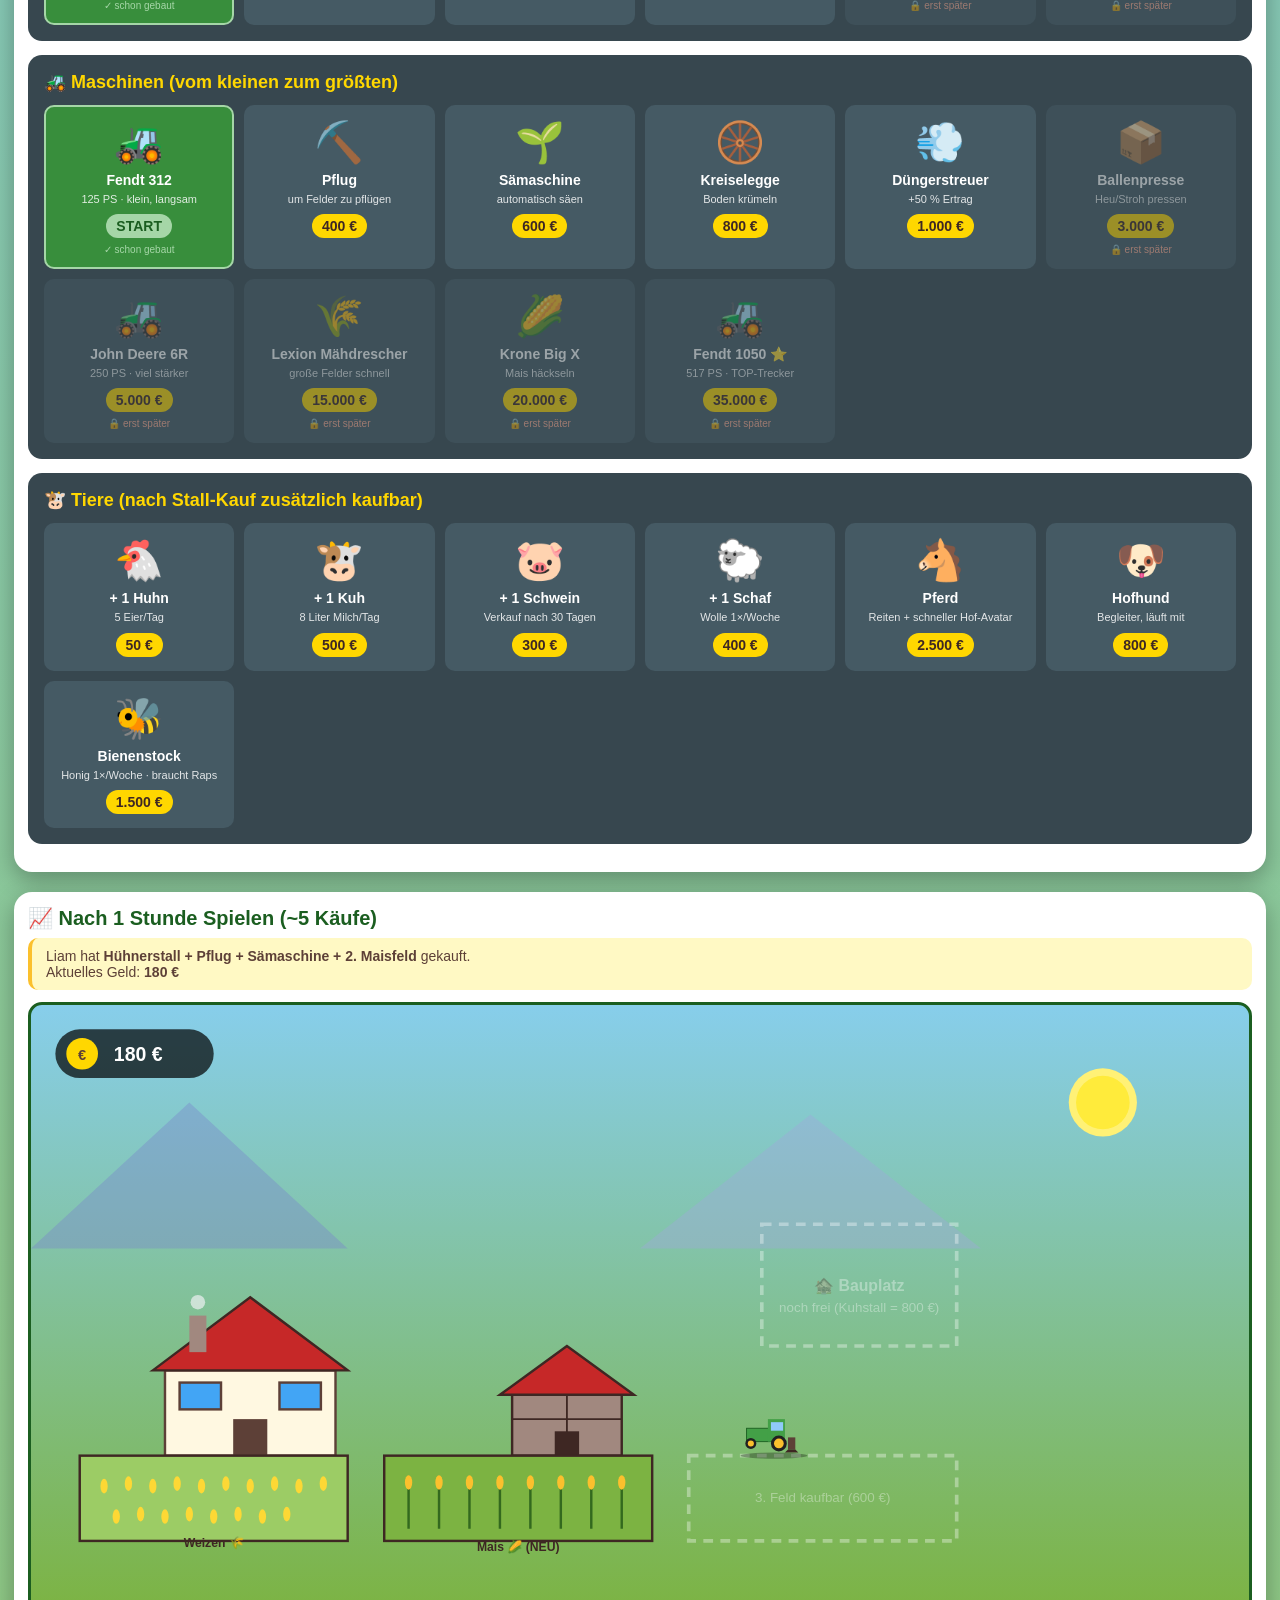
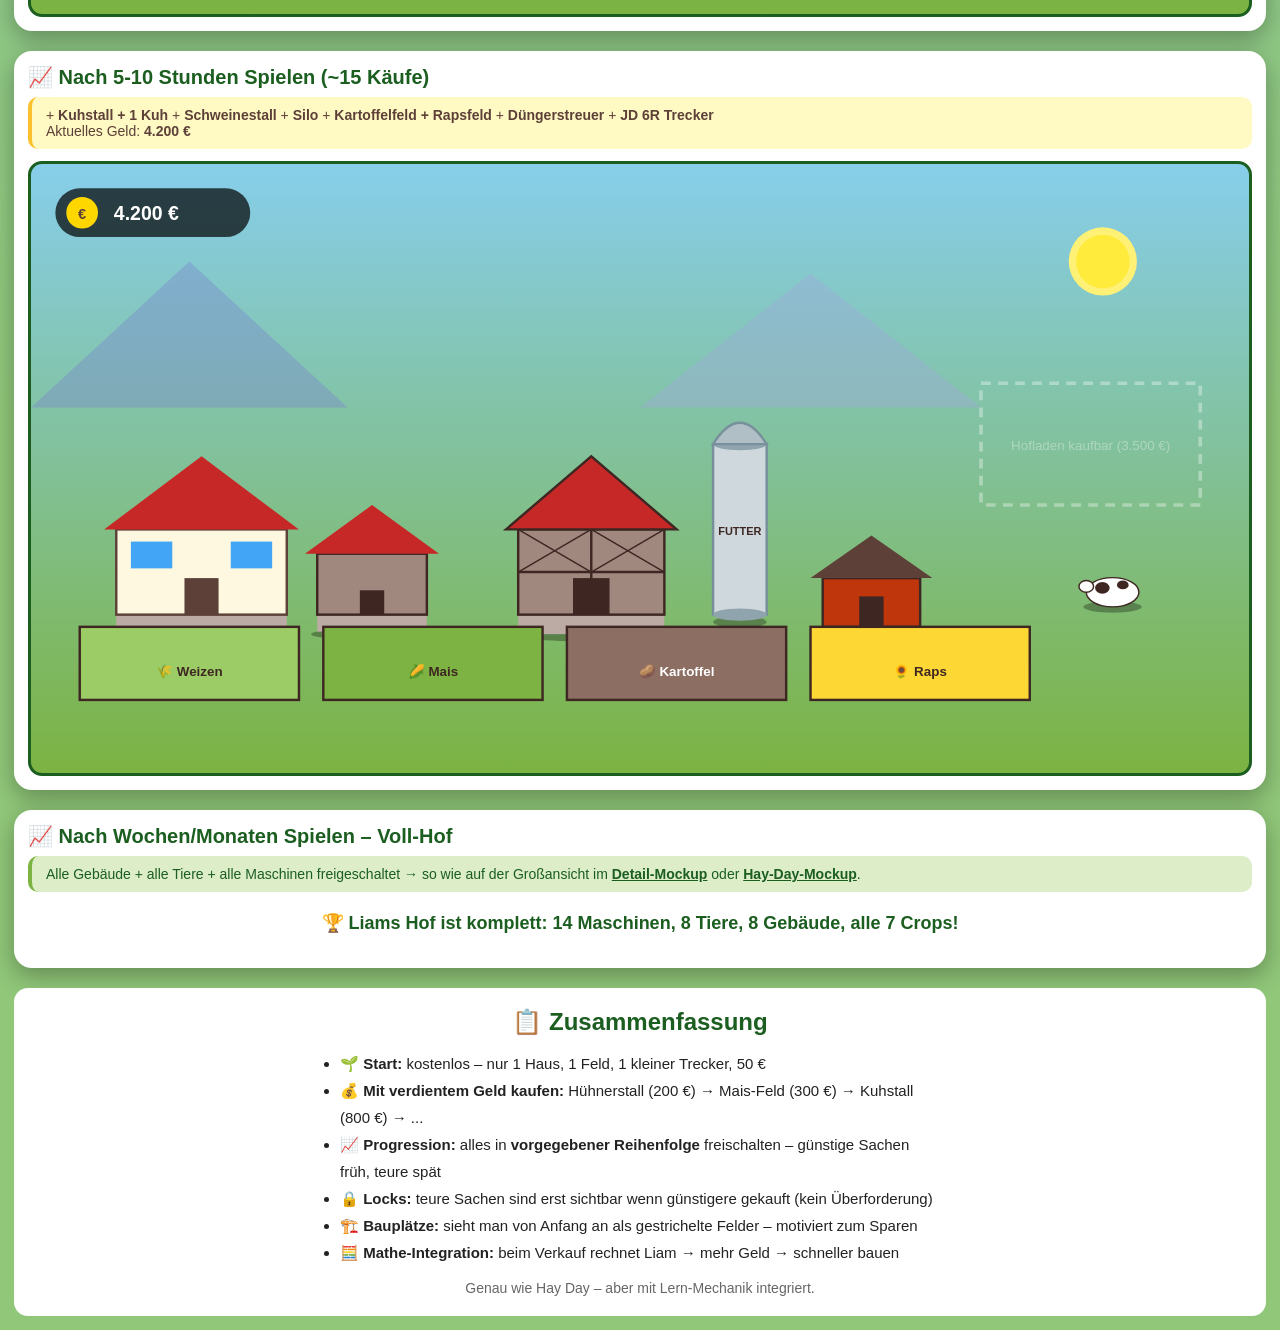
<file: hof-progression.html>
<!doctype html>
<html lang="de">
<head>
<meta charset="utf-8">
<meta name="viewport" content="width=device-width,initial-scale=1">
<title>Hof – Progression</title>
<style>
*{box-sizing:border-box;margin:0;padding:0}
body{font-family:-apple-system,Segoe UI,Roboto,sans-serif;background:linear-gradient(180deg,#7ec8e3 0%,#90c779 80%);min-height:100vh;padding:14px;color:#222}
h1{text-align:center;color:#fff;text-shadow:0 2px 4px rgba(0,0,0,.3);margin-bottom:8px;font-size:24px}
.sub{text-align:center;color:#fff;text-shadow:0 1px 2px rgba(0,0,0,.3);margin-bottom:20px;font-size:14px}
.szene{background:#fff;border-radius:18px;padding:14px;margin-bottom:20px;box-shadow:0 8px 24px rgba(0,0,0,.3)}
.szene h2{color:#1b5e20;margin-bottom:8px;font-size:20px}
.szene .stufe-info{background:#fff9c4;color:#5d4037;padding:10px 14px;border-radius:10px;margin-bottom:12px;font-size:14px;border-left:4px solid #fbc02d}
.hof-svg{width:100%;display:block;background:linear-gradient(180deg,#87ceeb,#7cb342);border-radius:14px;border:3px solid #1b5e20}

.shop{background:#37474f;color:#fff;padding:16px;border-radius:14px;margin-bottom:14px}
.shop h3{margin-bottom:12px;color:#ffd700;font-size:18px}
.shop-grid{display:grid;grid-template-columns:repeat(auto-fill,minmax(180px,1fr));gap:10px}
.shop-item{background:#455a64;padding:12px;border-radius:10px;text-align:center;border:2px solid transparent}
.shop-item .em{font-size:40px;display:block;margin-bottom:6px}
.shop-item .name{font-weight:700;font-size:14px;margin-bottom:4px}
.shop-item .desc{font-size:11px;opacity:.85;margin-bottom:8px;line-height:1.3}
.shop-item .preis{background:#ffd700;color:#3e2723;padding:4px 10px;border-radius:14px;font-weight:900;font-size:14px;display:inline-block}
.shop-item.gekauft{background:#388e3c;border-color:#a5d6a7}
.shop-item.gekauft .preis{background:#a5d6a7;color:#1b5e20}
.shop-item.gekauft::after{content:'✓ schon gebaut';display:block;font-size:10px;margin-top:6px;color:#a5d6a7}
.shop-item.locked{opacity:.5}
.shop-item.locked::after{content:'🔒 erst später';display:block;font-size:10px;margin-top:6px;color:#ffab91}

.tabs{display:flex;gap:6px;margin-bottom:14px;flex-wrap:wrap}
.tab{padding:10px 18px;background:#455a64;color:#fff;border-radius:8px;font-weight:700;font-size:13px;cursor:pointer;border:2px solid transparent}
.tab.aktiv{background:#1b5e20;border-color:#a5d6a7;color:#fff}
</style>
</head>
<body>

<h1>🚜 So baut Liam seinen Hof auf (Hay Day-Prinzip)</h1>
<p class="sub">Erst klein anfangen, mit verdientem Geld immer mehr dazukaufen</p>

<!-- ===== STUFE 1: START ===== -->
<div class="szene">
  <h2>🌱 Tag 1: Liam fängt an</h2>
  <div class="stufe-info">
    <b>Start-Setup (kostenlos):</b><br>
    🏠 1 Wohnhaus &nbsp; · &nbsp; 🌾 1 Weizenfeld &nbsp; · &nbsp; 🚜 kleiner Trecker (Fendt 312) &nbsp; · &nbsp; 👨‍🌾 Liam-Avatar &nbsp; · &nbsp; 💰 50 € Startgeld
  </div>
  <svg class="hof-svg" viewBox="0 0 1000 500" xmlns="http://www.w3.org/2000/svg">
    <!-- Berge -->
    <g opacity=".4">
      <polygon points="0,200 130,80 260,200" fill="#7986cb"/>
      <polygon points="500,200 640,90 780,200" fill="#9fa8da"/>
    </g>
    <!-- Sonne -->
    <g transform="translate(880,80)">
      <circle r="28" fill="#fff176"/>
      <circle r="22" fill="#ffeb3b"/>
      <circle cx="-5" cy="-3" r="2.5" fill="#222"/>
      <circle cx="7" cy="-3" r="2.5" fill="#222"/>
      <path d="M -7 5 Q 0 11 7 5" stroke="#222" stroke-width="2" fill="none"/>
    </g>
    <!-- Wolken -->
    <g fill="#fff" opacity=".95"><ellipse cx="200" cy="80" rx="28" ry="12"/><ellipse cx="220" cy="74" rx="20" ry="11"/></g>
    <!-- Baum -->
    <g transform="translate(80,250)">
      <ellipse cx="0" cy="60" rx="22" ry="6" fill="#000" opacity=".3"/>
      <rect x="-4" y="35" width="8" height="25" fill="#5d4037"/>
      <circle cx="0" cy="20" r="22" fill="#2e7d32"/>
      <circle cx="-12" cy="25" r="14" fill="#388e3c"/>
      <circle cx="12" cy="25" r="14" fill="#388e3c"/>
    </g>

    <!-- LEERE BAUPLÄTZE (gestrichelt, Liam sieht wo er später bauen kann) -->
    <g opacity=".35">
      <rect x="380" y="180" width="160" height="100" fill="none" stroke="#fff" stroke-width="3" stroke-dasharray="8 6"/>
      <text x="460" y="235" text-anchor="middle" fill="#fff" font-size="13" font-weight="700">🏚️ Bauplatz</text>
      <text x="460" y="252" text-anchor="middle" fill="#fff" font-size="11">noch frei</text>
      <rect x="600" y="180" width="160" height="100" fill="none" stroke="#fff" stroke-width="3" stroke-dasharray="8 6"/>
      <text x="680" y="235" text-anchor="middle" fill="#fff" font-size="13" font-weight="700">🏚️ Bauplatz</text>
      <text x="680" y="252" text-anchor="middle" fill="#fff" font-size="11">noch frei</text>
      <rect x="380" y="350" width="320" height="80" fill="none" stroke="#fff" stroke-width="3" stroke-dasharray="8 6"/>
      <text x="540" y="395" text-anchor="middle" fill="#fff" font-size="13" font-weight="700">🌱 Bauplatz für 2. Feld</text>
    </g>

    <!-- 1 WOHNHAUS -->
    <g transform="translate(150,200)">
      <ellipse cx="100" cy="186" rx="80" ry="6" fill="#000" opacity=".3"/>
      <rect x="30" y="170" width="140" height="16" fill="#bcaaa4"/>
      <rect x="30" y="100" width="140" height="70" fill="#fff8e1" stroke="#5d4037" stroke-width="2"/>
      <rect x="30" y="135" width="140" height="3" fill="#5d4037"/>
      <rect x="98" y="100" width="4" height="70" fill="#5d4037"/>
      <rect x="42" y="110" width="34" height="22" fill="#42a5f5" stroke="#5d4037" stroke-width="2"/>
      <line x1="59" y1="110" x2="59" y2="132" stroke="#5d4037" stroke-width="1"/>
      <line x1="42" y1="121" x2="76" y2="121" stroke="#5d4037" stroke-width="1"/>
      <rect x="124" y="110" width="34" height="22" fill="#42a5f5" stroke="#5d4037" stroke-width="2"/>
      <rect x="86" y="140" width="28" height="30" fill="#5d4037"/>
      <circle cx="108" cy="157" r="1.5" fill="#fbc02d"/>
      <polygon points="20,100 100,40 180,100" fill="#c62828" stroke="#3e2723" stroke-width="2"/>
      <rect x="50" y="55" width="14" height="30" fill="#a1887f"/>
      <g opacity=".7"><circle cx="57" cy="44" r="6" fill="#eceff1"/><circle cx="62" cy="34" r="8" fill="#eceff1"/></g>
    </g>

    <!-- 1 WEIZENFELD -->
    <g>
      <rect x="80" y="350" width="240" height="80" fill="#9ccc65" stroke="#3e2723" stroke-width="2"/>
      <g fill="#fdd835">
        <ellipse cx="100" cy="380" rx="3" ry="6"/><ellipse cx="120" cy="378" rx="3" ry="6"/>
        <ellipse cx="140" cy="380" rx="3" ry="6"/><ellipse cx="160" cy="378" rx="3" ry="6"/>
        <ellipse cx="180" cy="380" rx="3" ry="6"/><ellipse cx="200" cy="378" rx="3" ry="6"/>
        <ellipse cx="220" cy="380" rx="3" ry="6"/><ellipse cx="240" cy="378" rx="3" ry="6"/>
        <ellipse cx="260" cy="380" rx="3" ry="6"/><ellipse cx="280" cy="378" rx="3" ry="6"/>
        <ellipse cx="300" cy="380" rx="3" ry="6"/>
        <ellipse cx="110" cy="410" rx="3" ry="6"/><ellipse cx="130" cy="408" rx="3" ry="6"/>
        <ellipse cx="150" cy="410" rx="3" ry="6"/><ellipse cx="170" cy="408" rx="3" ry="6"/>
        <ellipse cx="190" cy="410" rx="3" ry="6"/><ellipse cx="210" cy="408" rx="3" ry="6"/>
        <ellipse cx="230" cy="410" rx="3" ry="6"/><ellipse cx="250" cy="408" rx="3" ry="6"/>
        <ellipse cx="270" cy="410" rx="3" ry="6"/><ellipse cx="290" cy="408" rx="3" ry="6"/>
      </g>
    </g>

    <!-- KLEINER TRECKER (Fendt 312) -->
    <g transform="translate(350,330) scale(0.5)">
      <ellipse cx="60" cy="80" rx="55" ry="5" fill="#000" opacity=".3"/>
      <rect x="15" y="35" width="40" height="22" fill="#43a047" stroke="#1b5e20" stroke-width="1.5"/>
      <rect x="50" y="20" width="28" height="37" fill="#43a047" stroke="#1b5e20" stroke-width="1.5"/>
      <rect x="55" y="25" width="20" height="14" fill="#90caf9" stroke="#1b5e20" stroke-width="1"/>
      <rect x="50" y="17" width="28" height="4" fill="#212121"/>
      <rect x="48" y="14" width="32" height="3" fill="#37474f"/>
      <ellipse cx="22" cy="60" rx="9" ry="9" fill="#212121"/>
      <ellipse cx="22" cy="60" rx="5" ry="5" fill="#fbc02d"/>
      <ellipse cx="68" cy="60" rx="13" ry="13" fill="#212121"/>
      <ellipse cx="68" cy="60" rx="8" ry="8" fill="#fbc02d"/>
    </g>

    <!-- AVATAR -->
    <g transform="translate(290,330) scale(1.2)">
      <ellipse cx="10" cy="42" rx="11" ry="3" fill="#000" opacity=".35"/>
      <rect x="4" y="32" width="5" height="10" fill="#1565c0"/>
      <rect x="11" y="32" width="5" height="10" fill="#1565c0"/>
      <rect x="3" y="14" width="14" height="20" fill="#d84315"/>
      <rect x="6" y="20" width="8" height="14" fill="#1565c0"/>
      <circle cx="10" cy="8" r="7" fill="#ffcc80"/>
      <ellipse cx="10" cy="3" rx="13" ry="3" fill="#fdd835"/>
      <ellipse cx="10" cy="2" rx="7" ry="3" fill="#fbc02d"/>
      <circle cx="7.5" cy="8" r="0.8" fill="#000"/>
      <circle cx="12.5" cy="8" r="0.8" fill="#000"/>
      <path d="M 7 11 Q 10 13 13 11" stroke="#3e2723" stroke-width="1" fill="none"/>
    </g>

    <!-- Geld-UI -->
    <g transform="translate(20,20)">
      <rect x="0" y="0" width="120" height="40" rx="20" fill="rgba(0,0,0,.7)"/>
      <circle cx="22" cy="20" r="13" fill="#ffd700"/>
      <text x="22" y="25" text-anchor="middle" font-size="12" font-weight="900" fill="#5d4037">€</text>
      <text x="48" y="26" font-size="16" font-weight="900" fill="#fff">50 €</text>
    </g>
  </svg>
  <div class="stufe-info" style="background:#e3f2fd;color:#0d47a1;border-color:#1976d2">
    <b>So sieht's aus:</b> sehr leer, aber Liam sieht <b>gestrichelte Bauplätze</b> (frei) wo er später was bauen kann. Das motiviert: „Da kommt mein Stall hin!"
  </div>
</div>

<!-- ===== SHOP/BAU-MENÜ ===== -->
<div class="szene">
  <h2>🛒 Bau-Menü (mit verdientem Geld kaufen)</h2>

  <div class="tabs">
    <span class="tab aktiv">🏚️ Gebäude</span>
    <span class="tab">🌱 Felder</span>
    <span class="tab">🚜 Maschinen</span>
    <span class="tab">🐮 Tiere</span>
    <span class="tab">✨ Deko</span>
  </div>

  <div class="shop">
    <h3>🏚️ Gebäude (Reihenfolge wie Hay Day)</h3>
    <div class="shop-grid">
      <div class="shop-item gekauft">
        <span class="em">🏠</span>
        <div class="name">Wohnhaus</div>
        <div class="desc">Liams Zuhause</div>
        <div class="preis">START</div>
      </div>
      <div class="shop-item">
        <span class="em">🐔</span>
        <div class="name">Hühnerstall</div>
        <div class="desc">2 Hühner gratis dabei → Eier sammeln</div>
        <div class="preis">200 €</div>
      </div>
      <div class="shop-item">
        <span class="em">🐮</span>
        <div class="name">Kuhstall</div>
        <div class="desc">1 Kuh gratis → Milch melken</div>
        <div class="preis">800 €</div>
      </div>
      <div class="shop-item">
        <span class="em">🐷</span>
        <div class="name">Schweinestall</div>
        <div class="desc">2 Schweine → Mastvieh</div>
        <div class="preis">1.500 €</div>
      </div>
      <div class="shop-item">
        <span class="em">🏗️</span>
        <div class="name">Silo</div>
        <div class="desc">Mehr Lagerplatz für Getreide</div>
        <div class="preis">2.500 €</div>
      </div>
      <div class="shop-item">
        <span class="em">🏪</span>
        <div class="name">Hofladen</div>
        <div class="desc">Direkt-Verkauf an Kunden (besserer Preis!)</div>
        <div class="preis">3.500 €</div>
      </div>
      <div class="shop-item">
        <span class="em">🔧</span>
        <div class="name">Werkstatt</div>
        <div class="desc">Maschinen reparieren + tunen</div>
        <div class="preis">5.000 €</div>
      </div>
      <div class="shop-item">
        <span class="em">⛽</span>
        <div class="name">Tankstelle</div>
        <div class="desc">Diesel günstiger</div>
        <div class="preis">7.000 €</div>
      </div>
      <div class="shop-item locked">
        <span class="em">🏚️</span>
        <div class="name">Scheune</div>
        <div class="desc">Riesiges Lager</div>
        <div class="preis">10.000 €</div>
      </div>
      <div class="shop-item locked">
        <span class="em">🔋</span>
        <div class="name">Biogasanlage</div>
        <div class="desc">Mais → Strom → Geld</div>
        <div class="preis">25.000 €</div>
      </div>
    </div>
  </div>

  <div class="shop">
    <h3>🌱 Felder (immer mehr Anbau)</h3>
    <div class="shop-grid">
      <div class="shop-item gekauft">
        <span class="em">🌾</span>
        <div class="name">1. Weizenfeld</div>
        <div class="desc">klein</div>
        <div class="preis">START</div>
      </div>
      <div class="shop-item">
        <span class="em">🌽</span>
        <div class="name">2. Maisfeld</div>
        <div class="desc">für Tiere + Biogas</div>
        <div class="preis">300 €</div>
      </div>
      <div class="shop-item">
        <span class="em">🥔</span>
        <div class="name">3. Kartoffelfeld</div>
        <div class="desc">teurer Verkauf</div>
        <div class="preis">600 €</div>
      </div>
      <div class="shop-item">
        <span class="em">🌻</span>
        <div class="name">4. Rapsfeld</div>
        <div class="desc">Bienen lieben Raps!</div>
        <div class="preis">1.200 €</div>
      </div>
      <div class="shop-item locked">
        <span class="em">🍠</span>
        <div class="name">5. Rübenfeld</div>
        <div class="desc">Top-Preis</div>
        <div class="preis">2.000 €</div>
      </div>
      <div class="shop-item locked">
        <span class="em">🍃</span>
        <div class="name">6. Wiese (Heu)</div>
        <div class="desc">für Tiere</div>
        <div class="preis">1.500 €</div>
      </div>
    </div>
  </div>

  <div class="shop">
    <h3>🚜 Maschinen (vom kleinen zum größten)</h3>
    <div class="shop-grid">
      <div class="shop-item gekauft">
        <span class="em">🚜</span>
        <div class="name">Fendt 312</div>
        <div class="desc">125 PS · klein, langsam</div>
        <div class="preis">START</div>
      </div>
      <div class="shop-item">
        <span class="em">⛏️</span>
        <div class="name">Pflug</div>
        <div class="desc">um Felder zu pflügen</div>
        <div class="preis">400 €</div>
      </div>
      <div class="shop-item">
        <span class="em">🌱</span>
        <div class="name">Sämaschine</div>
        <div class="desc">automatisch säen</div>
        <div class="preis">600 €</div>
      </div>
      <div class="shop-item">
        <span class="em">🛞</span>
        <div class="name">Kreiselegge</div>
        <div class="desc">Boden krümeln</div>
        <div class="preis">800 €</div>
      </div>
      <div class="shop-item">
        <span class="em">💨</span>
        <div class="name">Düngerstreuer</div>
        <div class="desc">+50 % Ertrag</div>
        <div class="preis">1.000 €</div>
      </div>
      <div class="shop-item locked">
        <span class="em">📦</span>
        <div class="name">Ballenpresse</div>
        <div class="desc">Heu/Stroh pressen</div>
        <div class="preis">3.000 €</div>
      </div>
      <div class="shop-item locked">
        <span class="em">🚜</span>
        <div class="name">John Deere 6R</div>
        <div class="desc">250 PS · viel stärker</div>
        <div class="preis">5.000 €</div>
      </div>
      <div class="shop-item locked">
        <span class="em">🌾</span>
        <div class="name">Lexion Mähdrescher</div>
        <div class="desc">große Felder schnell</div>
        <div class="preis">15.000 €</div>
      </div>
      <div class="shop-item locked">
        <span class="em">🌽</span>
        <div class="name">Krone Big X</div>
        <div class="desc">Mais häckseln</div>
        <div class="preis">20.000 €</div>
      </div>
      <div class="shop-item locked">
        <span class="em">🚜</span>
        <div class="name">Fendt 1050 ⭐</div>
        <div class="desc">517 PS · TOP-Trecker</div>
        <div class="preis">35.000 €</div>
      </div>
    </div>
  </div>

  <div class="shop">
    <h3>🐮 Tiere (nach Stall-Kauf zusätzlich kaufbar)</h3>
    <div class="shop-grid">
      <div class="shop-item">
        <span class="em">🐔</span>
        <div class="name">+ 1 Huhn</div>
        <div class="desc">5 Eier/Tag</div>
        <div class="preis">50 €</div>
      </div>
      <div class="shop-item">
        <span class="em">🐮</span>
        <div class="name">+ 1 Kuh</div>
        <div class="desc">8 Liter Milch/Tag</div>
        <div class="preis">500 €</div>
      </div>
      <div class="shop-item">
        <span class="em">🐷</span>
        <div class="name">+ 1 Schwein</div>
        <div class="desc">Verkauf nach 30 Tagen</div>
        <div class="preis">300 €</div>
      </div>
      <div class="shop-item">
        <span class="em">🐑</span>
        <div class="name">+ 1 Schaf</div>
        <div class="desc">Wolle 1×/Woche</div>
        <div class="preis">400 €</div>
      </div>
      <div class="shop-item">
        <span class="em">🐴</span>
        <div class="name">Pferd</div>
        <div class="desc">Reiten + schneller Hof-Avatar</div>
        <div class="preis">2.500 €</div>
      </div>
      <div class="shop-item">
        <span class="em">🐶</span>
        <div class="name">Hofhund</div>
        <div class="desc">Begleiter, läuft mit</div>
        <div class="preis">800 €</div>
      </div>
      <div class="shop-item">
        <span class="em">🐝</span>
        <div class="name">Bienenstock</div>
        <div class="desc">Honig 1×/Woche · braucht Raps</div>
        <div class="preis">1.500 €</div>
      </div>
    </div>
  </div>
</div>

<!-- ===== STUFE 2: NACH 1 STD SPIEL ===== -->
<div class="szene">
  <h2>📈 Nach 1 Stunde Spielen (~5 Käufe)</h2>
  <div class="stufe-info">
    Liam hat <b>Hühnerstall + Pflug + Sämaschine + 2. Maisfeld</b> gekauft.<br>
    Aktuelles Geld: <b>180 €</b>
  </div>
  <svg class="hof-svg" viewBox="0 0 1000 500" xmlns="http://www.w3.org/2000/svg">
    <g opacity=".4"><polygon points="0,200 130,80 260,200" fill="#7986cb"/><polygon points="500,200 640,90 780,200" fill="#9fa8da"/></g>
    <g transform="translate(880,80)"><circle r="28" fill="#fff176"/><circle r="22" fill="#ffeb3b"/></g>

    <!-- Wohnhaus -->
    <g transform="translate(80,200)">
      <ellipse cx="100" cy="186" rx="80" ry="6" fill="#000" opacity=".3"/>
      <rect x="30" y="170" width="140" height="16" fill="#bcaaa4"/>
      <rect x="30" y="100" width="140" height="70" fill="#fff8e1" stroke="#5d4037" stroke-width="2"/>
      <rect x="42" y="110" width="34" height="22" fill="#42a5f5" stroke="#5d4037" stroke-width="2"/>
      <rect x="124" y="110" width="34" height="22" fill="#42a5f5" stroke="#5d4037" stroke-width="2"/>
      <rect x="86" y="140" width="28" height="30" fill="#5d4037"/>
      <polygon points="20,100 100,40 180,100" fill="#c62828" stroke="#3e2723" stroke-width="2"/>
      <rect x="50" y="55" width="14" height="30" fill="#a1887f"/>
      <g opacity=".7"><circle cx="57" cy="44" r="6" fill="#eceff1"/></g>
    </g>

    <!-- HÜHNERSTALL (NEU) -->
    <g transform="translate(380,240)">
      <ellipse cx="60" cy="146" rx="50" ry="5" fill="#000" opacity=".3"/>
      <rect x="15" y="130" width="90" height="14" fill="#bcaaa4"/>
      <rect x="15" y="80" width="90" height="50" fill="#a1887f" stroke="#3e2723" stroke-width="2"/>
      <line x1="15" y1="100" x2="105" y2="100" stroke="#3e2723" stroke-width="1.5"/>
      <line x1="60" y1="80" x2="60" y2="130" stroke="#3e2723" stroke-width="1.5"/>
      <rect x="50" y="110" width="20" height="20" fill="#3e2723"/>
      <polygon points="5,80 60,40 115,80" fill="#c62828" stroke="#3e2723" stroke-width="2"/>
      <!-- Hühner draußen -->
      <g transform="translate(115,128)">
        <ellipse cx="6" cy="8" rx="6" ry="5" fill="#fff"/>
        <circle cx="11" cy="5" r="3" fill="#fff"/>
        <polygon points="13,4 16,5 13,6" fill="#ffa726"/>
      </g>
      <g transform="translate(0,128)">
        <ellipse cx="6" cy="8" rx="6" ry="5" fill="#fff"/>
        <circle cx="2" cy="5" r="3" fill="#fff"/>
        <polygon points="-1,4 -4,5 -1,6" fill="#ffa726"/>
      </g>
    </g>

    <!-- Bauplatz noch frei (gestrichelt) -->
    <g opacity=".35">
      <rect x="600" y="180" width="160" height="100" fill="none" stroke="#fff" stroke-width="3" stroke-dasharray="8 6"/>
      <text x="680" y="235" text-anchor="middle" fill="#fff" font-size="13" font-weight="700">🏚️ Bauplatz</text>
      <text x="680" y="252" text-anchor="middle" fill="#fff" font-size="11">noch frei (Kuhstall = 800 €)</text>
    </g>

    <!-- Weizenfeld -->
    <g>
      <rect x="40" y="370" width="220" height="70" fill="#9ccc65" stroke="#3e2723" stroke-width="2"/>
      <g fill="#fdd835">
        <ellipse cx="60" cy="395" rx="3" ry="6"/><ellipse cx="80" cy="393" rx="3" ry="6"/>
        <ellipse cx="100" cy="395" rx="3" ry="6"/><ellipse cx="120" cy="393" rx="3" ry="6"/>
        <ellipse cx="140" cy="395" rx="3" ry="6"/><ellipse cx="160" cy="393" rx="3" ry="6"/>
        <ellipse cx="180" cy="395" rx="3" ry="6"/><ellipse cx="200" cy="393" rx="3" ry="6"/>
        <ellipse cx="220" cy="395" rx="3" ry="6"/><ellipse cx="240" cy="393" rx="3" ry="6"/>
        <ellipse cx="70" cy="420" rx="3" ry="6"/><ellipse cx="90" cy="418" rx="3" ry="6"/>
        <ellipse cx="110" cy="420" rx="3" ry="6"/><ellipse cx="130" cy="418" rx="3" ry="6"/>
        <ellipse cx="150" cy="420" rx="3" ry="6"/><ellipse cx="170" cy="418" rx="3" ry="6"/>
        <ellipse cx="190" cy="420" rx="3" ry="6"/><ellipse cx="210" cy="418" rx="3" ry="6"/>
      </g>
      <text x="150" y="445" text-anchor="middle" font-size="10" fill="#3e2723" font-weight="700">Weizen 🌾</text>
    </g>

    <!-- 2. Maisfeld (NEU) -->
    <g>
      <rect x="290" y="370" width="220" height="70" fill="#7cb342" stroke="#3e2723" stroke-width="2"/>
      <g>
        <line x1="310" y1="430" x2="310" y2="395" stroke="#33691e" stroke-width="2"/>
        <ellipse cx="310" cy="392" rx="3" ry="6" fill="#fbc02d"/>
        <line x1="335" y1="430" x2="335" y2="395" stroke="#33691e" stroke-width="2"/>
        <ellipse cx="335" cy="392" rx="3" ry="6" fill="#fbc02d"/>
        <line x1="360" y1="430" x2="360" y2="395" stroke="#33691e" stroke-width="2"/>
        <ellipse cx="360" cy="392" rx="3" ry="6" fill="#fbc02d"/>
        <line x1="385" y1="430" x2="385" y2="395" stroke="#33691e" stroke-width="2"/>
        <ellipse cx="385" cy="392" rx="3" ry="6" fill="#fbc02d"/>
        <line x1="410" y1="430" x2="410" y2="395" stroke="#33691e" stroke-width="2"/>
        <ellipse cx="410" cy="392" rx="3" ry="6" fill="#fbc02d"/>
        <line x1="435" y1="430" x2="435" y2="395" stroke="#33691e" stroke-width="2"/>
        <ellipse cx="435" cy="392" rx="3" ry="6" fill="#fbc02d"/>
        <line x1="460" y1="430" x2="460" y2="395" stroke="#33691e" stroke-width="2"/>
        <ellipse cx="460" cy="392" rx="3" ry="6" fill="#fbc02d"/>
        <line x1="485" y1="430" x2="485" y2="395" stroke="#33691e" stroke-width="2"/>
        <ellipse cx="485" cy="392" rx="3" ry="6" fill="#fbc02d"/>
      </g>
      <text x="400" y="448" text-anchor="middle" font-size="10" fill="#3e2723" font-weight="700">Mais 🌽 (NEU)</text>
    </g>

    <!-- Bauplatz für 3. Feld -->
    <g opacity=".35">
      <rect x="540" y="370" width="220" height="70" fill="none" stroke="#fff" stroke-width="3" stroke-dasharray="8 6"/>
      <text x="650" y="408" text-anchor="middle" fill="#fff" font-size="11">3. Feld kaufbar (600 €)</text>
    </g>

    <!-- Trecker -->
    <g transform="translate(580,330) scale(0.5)">
      <ellipse cx="60" cy="80" rx="55" ry="5" fill="#000" opacity=".3"/>
      <rect x="15" y="35" width="40" height="22" fill="#43a047" stroke="#1b5e20" stroke-width="1.5"/>
      <rect x="50" y="20" width="28" height="37" fill="#43a047"/>
      <rect x="55" y="25" width="20" height="14" fill="#90caf9"/>
      <ellipse cx="22" cy="60" rx="9" ry="9" fill="#212121"/>
      <ellipse cx="22" cy="60" rx="5" ry="5" fill="#fbc02d"/>
      <ellipse cx="68" cy="60" rx="13" ry="13" fill="#212121"/>
      <ellipse cx="68" cy="60" rx="8" ry="8" fill="#fbc02d"/>
      <!-- Pflug hinten dran (NEU) -->
      <rect x="83" y="50" width="12" height="20" fill="#5d4037"/>
      <polygon points="83,70 95,70 100,75 78,75" fill="#3e2723"/>
    </g>

    <!-- Geld -->
    <g transform="translate(20,20)">
      <rect x="0" y="0" width="130" height="40" rx="20" fill="rgba(0,0,0,.7)"/>
      <circle cx="22" cy="20" r="13" fill="#ffd700"/>
      <text x="22" y="25" text-anchor="middle" font-size="12" font-weight="900" fill="#5d4037">€</text>
      <text x="48" y="26" font-size="16" font-weight="900" fill="#fff">180 €</text>
    </g>
  </svg>
</div>

<!-- ===== STUFE 3: NACH 5-10 STD SPIEL ===== -->
<div class="szene">
  <h2>📈 Nach 5-10 Stunden Spielen (~15 Käufe)</h2>
  <div class="stufe-info">
    + <b>Kuhstall + 1 Kuh</b> + <b>Schweinestall</b> + <b>Silo</b> + <b>Kartoffelfeld + Rapsfeld</b> + <b>Düngerstreuer</b> + <b>JD 6R Trecker</b><br>
    Aktuelles Geld: <b>4.200 €</b>
  </div>
  <svg class="hof-svg" viewBox="0 0 1000 500" xmlns="http://www.w3.org/2000/svg">
    <g opacity=".4"><polygon points="0,200 130,80 260,200" fill="#7986cb"/><polygon points="500,200 640,90 780,200" fill="#9fa8da"/></g>
    <g transform="translate(880,80)"><circle r="28" fill="#fff176"/><circle r="22" fill="#ffeb3b"/></g>

    <!-- Wohnhaus -->
    <g transform="translate(40,200)">
      <ellipse cx="100" cy="186" rx="80" ry="6" fill="#000" opacity=".3"/>
      <rect x="30" y="170" width="140" height="16" fill="#bcaaa4"/>
      <rect x="30" y="100" width="140" height="70" fill="#fff8e1" stroke="#5d4037" stroke-width="2"/>
      <rect x="42" y="110" width="34" height="22" fill="#42a5f5"/>
      <rect x="124" y="110" width="34" height="22" fill="#42a5f5"/>
      <rect x="86" y="140" width="28" height="30" fill="#5d4037"/>
      <polygon points="20,100 100,40 180,100" fill="#c62828"/>
    </g>

    <!-- Hühnerstall -->
    <g transform="translate(220,240)">
      <ellipse cx="60" cy="146" rx="50" ry="5" fill="#000" opacity=".3"/>
      <rect x="15" y="130" width="90" height="14" fill="#bcaaa4"/>
      <rect x="15" y="80" width="90" height="50" fill="#a1887f" stroke="#3e2723" stroke-width="2"/>
      <rect x="50" y="110" width="20" height="20" fill="#3e2723"/>
      <polygon points="5,80 60,40 115,80" fill="#c62828"/>
    </g>

    <!-- Kuhstall (NEU groß) -->
    <g transform="translate(380,180)">
      <ellipse cx="80" cy="206" rx="68" ry="6" fill="#000" opacity=".3"/>
      <rect x="20" y="190" width="120" height="16" fill="#bcaaa4"/>
      <rect x="20" y="120" width="120" height="70" fill="#a1887f" stroke="#3e2723" stroke-width="2"/>
      <line x1="20" y1="155" x2="140" y2="155" stroke="#3e2723" stroke-width="2"/>
      <line x1="80" y1="120" x2="80" y2="190" stroke="#3e2723" stroke-width="2"/>
      <line x1="20" y1="120" x2="80" y2="155" stroke="#3e2723" stroke-width="1.2"/>
      <line x1="20" y1="155" x2="80" y2="120" stroke="#3e2723" stroke-width="1.2"/>
      <line x1="80" y1="120" x2="140" y2="155" stroke="#3e2723" stroke-width="1.2"/>
      <line x1="80" y1="155" x2="140" y2="120" stroke="#3e2723" stroke-width="1.2"/>
      <rect x="65" y="160" width="30" height="30" fill="#3e2723"/>
      <polygon points="10,120 80,60 150,120" fill="#c62828" stroke="#3e2723" stroke-width="2"/>
    </g>

    <!-- Silo (NEU) -->
    <g transform="translate(560,170)">
      <ellipse cx="22" cy="206" rx="22" ry="5" fill="#000" opacity=".3"/>
      <rect x="0" y="60" width="44" height="140" fill="#cfd8dc" stroke="#78909c" stroke-width="2"/>
      <ellipse cx="22" cy="60" rx="22" ry="5" fill="#90a4ae"/>
      <ellipse cx="22" cy="200" rx="22" ry="5" fill="#90a4ae"/>
      <path d="M 0 60 Q 22 25 44 60 Z" fill="#b0bec5" stroke="#78909c" stroke-width="2"/>
      <text x="22" y="135" text-anchor="middle" font-size="9" font-weight="900" fill="#3e2723">FUTTER</text>
    </g>

    <!-- Schweinestall (NEU klein) -->
    <g transform="translate(640,250)">
      <ellipse cx="50" cy="146" rx="42" ry="5" fill="#000" opacity=".3"/>
      <rect x="10" y="130" width="80" height="14" fill="#bcaaa4"/>
      <rect x="10" y="90" width="80" height="40" fill="#bf360c" stroke="#3e2723" stroke-width="2"/>
      <rect x="40" y="105" width="20" height="25" fill="#3e2723"/>
      <polygon points="0,90 50,55 100,90" fill="#5d4037"/>
    </g>

    <!-- Bauplatz für mehr -->
    <g opacity=".35">
      <rect x="780" y="180" width="180" height="100" fill="none" stroke="#fff" stroke-width="3" stroke-dasharray="8 6"/>
      <text x="870" y="235" text-anchor="middle" fill="#fff" font-size="11">Hofladen kaufbar (3.500 €)</text>
    </g>

    <!-- 4 Felder -->
    <g>
      <rect x="40" y="380" width="180" height="60" fill="#9ccc65" stroke="#3e2723" stroke-width="2"/>
      <text x="130" y="420" text-anchor="middle" font-size="11" font-weight="700" fill="#3e2723">🌾 Weizen</text>
    </g>
    <g>
      <rect x="240" y="380" width="180" height="60" fill="#7cb342" stroke="#3e2723" stroke-width="2"/>
      <text x="330" y="420" text-anchor="middle" font-size="11" font-weight="700" fill="#3e2723">🌽 Mais</text>
    </g>
    <g>
      <rect x="440" y="380" width="180" height="60" fill="#8d6e63" stroke="#3e2723" stroke-width="2"/>
      <text x="530" y="420" text-anchor="middle" font-size="11" font-weight="700" fill="#fff">🥔 Kartoffel</text>
    </g>
    <g>
      <rect x="640" y="380" width="180" height="60" fill="#fdd835" stroke="#3e2723" stroke-width="2"/>
      <text x="730" y="420" text-anchor="middle" font-size="11" font-weight="700" fill="#3e2723">🌻 Raps</text>
    </g>

    <!-- Kuh -->
    <g transform="translate(870,330) scale(1.2)">
      <ellipse cx="15" cy="28" rx="20" ry="4" fill="#000" opacity=".3"/>
      <ellipse cx="15" cy="18" rx="18" ry="10" fill="#fff" stroke="#3e2723" stroke-width="1"/>
      <ellipse cx="8" cy="15" rx="5" ry="4" fill="#3e2723"/>
      <ellipse cx="22" cy="13" rx="4" ry="3" fill="#3e2723"/>
      <ellipse cx="-3" cy="14" rx="5" ry="4" fill="#fff" stroke="#3e2723"/>
    </g>

    <!-- Geld -->
    <g transform="translate(20,20)">
      <rect x="0" y="0" width="160" height="40" rx="20" fill="rgba(0,0,0,.7)"/>
      <circle cx="22" cy="20" r="13" fill="#ffd700"/>
      <text x="22" y="25" text-anchor="middle" font-size="12" font-weight="900" fill="#5d4037">€</text>
      <text x="48" y="26" font-size="16" font-weight="900" fill="#fff">4.200 €</text>
    </g>
  </svg>
</div>

<!-- ===== STUFE 4: ENDGAME ===== -->
<div class="szene">
  <h2>📈 Nach Wochen/Monaten Spielen – Voll-Hof</h2>
  <div class="stufe-info" style="background:#dcedc8;color:#1b5e20;border-color:#7cb342">
    Alle Gebäude + alle Tiere + alle Maschinen freigeschaltet → so wie auf der Großansicht im <a href="hof-detailliert.html" style="color:#1b5e20;font-weight:900">Detail-Mockup</a> oder <a href="hof-haydaystil.html" style="color:#1b5e20;font-weight:900">Hay-Day-Mockup</a>.
  </div>
  <p style="text-align:center;font-size:18px;color:#1b5e20;margin:20px;font-weight:700">
    🏆 Liams Hof ist komplett: 14 Maschinen, 8 Tiere, 8 Gebäude, alle 7 Crops!
  </p>
</div>

<!-- ===== ENDE ===== -->
<div style="background:#fff;color:#222;padding:20px;border-radius:14px;text-align:center">
  <h2 style="color:#1b5e20;margin-bottom:10px">📋 Zusammenfassung</h2>
  <ul style="text-align:left;max-width:600px;margin:14px auto;line-height:1.8;font-size:15px">
    <li>🌱 <b>Start:</b> kostenlos – nur 1 Haus, 1 Feld, 1 kleiner Trecker, 50 €</li>
    <li>💰 <b>Mit verdientem Geld kaufen:</b> Hühnerstall (200 €) → Mais-Feld (300 €) → Kuhstall (800 €) → ...</li>
    <li>📈 <b>Progression:</b> alles in <b>vorgegebener Reihenfolge</b> freischalten – günstige Sachen früh, teure spät</li>
    <li>🔒 <b>Locks:</b> teure Sachen sind erst sichtbar wenn günstigere gekauft (kein Überforderung)</li>
    <li>🏗️ <b>Bauplätze:</b> sieht man von Anfang an als gestrichelte Felder – motiviert zum Sparen</li>
    <li>🧮 <b>Mathe-Integration:</b> beim Verkauf rechnet Liam → mehr Geld → schneller bauen</li>
  </ul>
  <p style="font-size:14px;color:#666;margin-top:14px">
    Genau wie Hay Day – aber mit Lern-Mechanik integriert.
  </p>
</div>

</body>
</html>
</file>
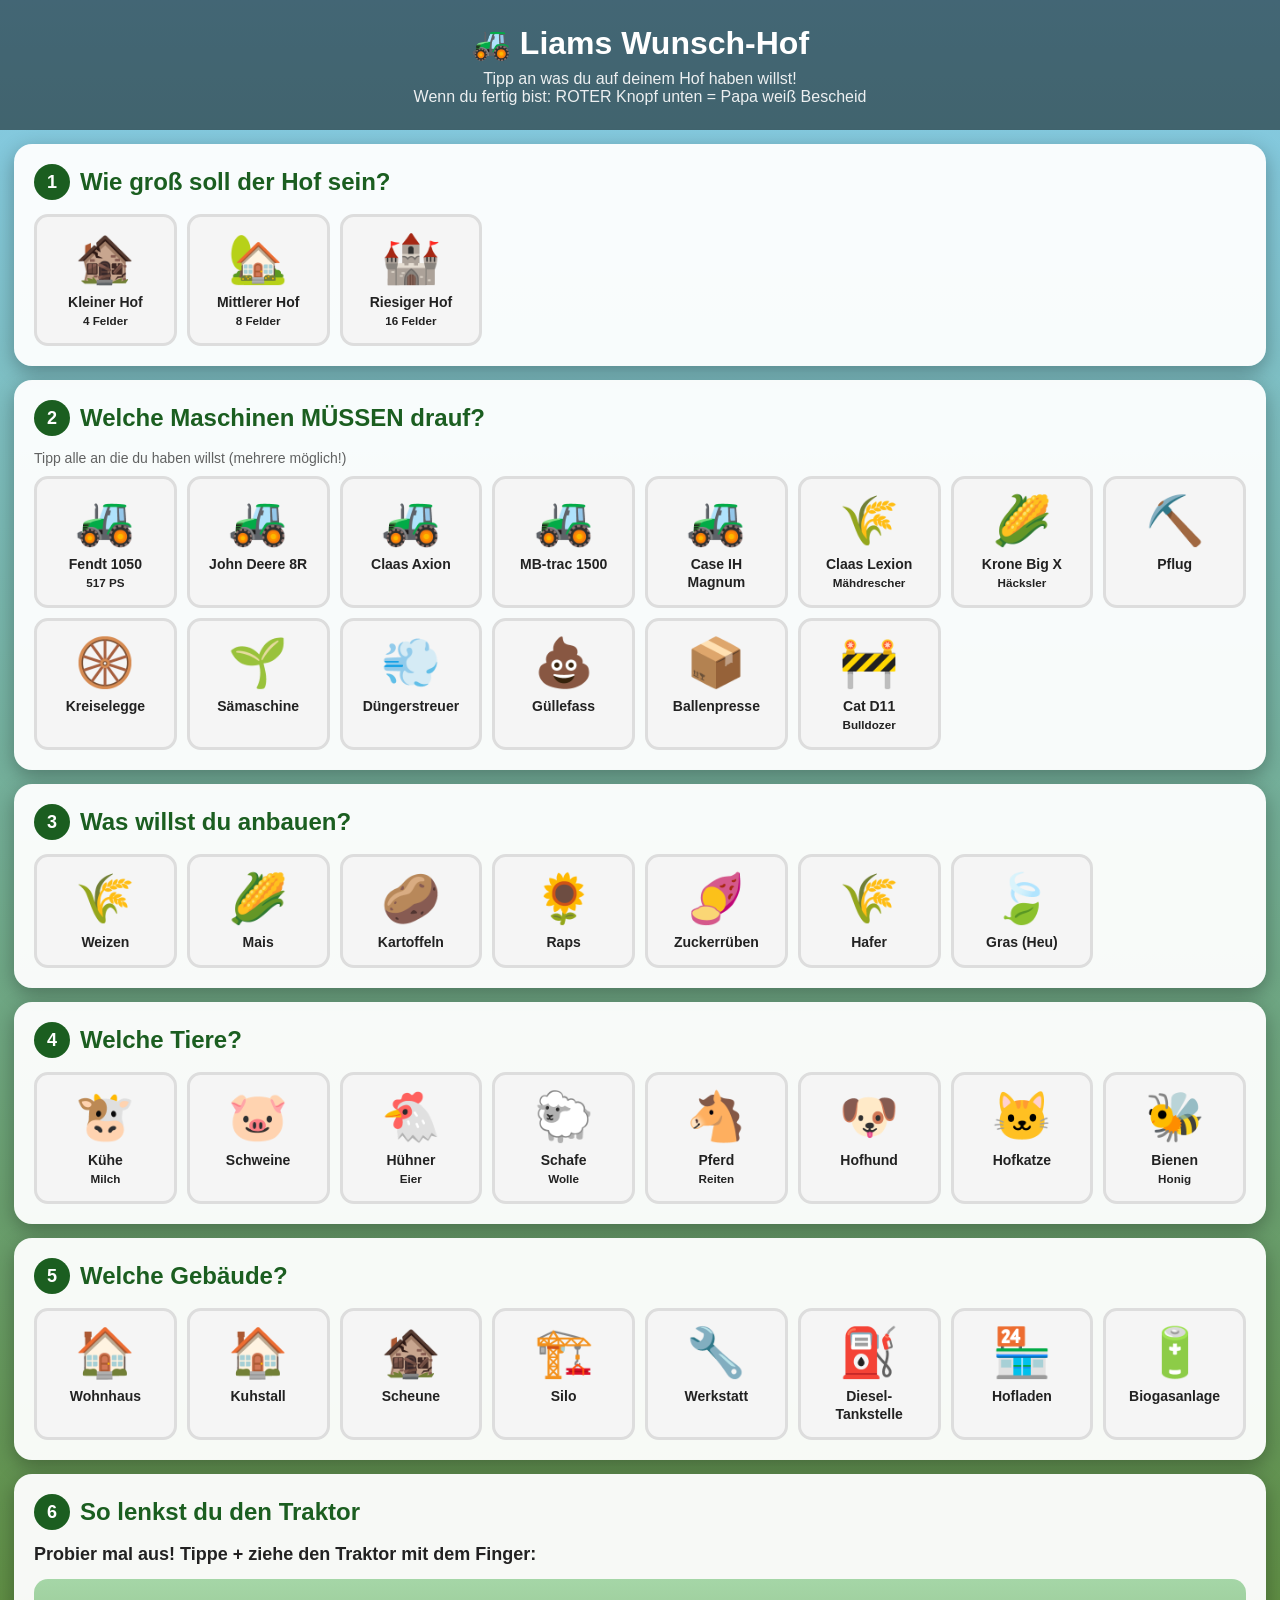
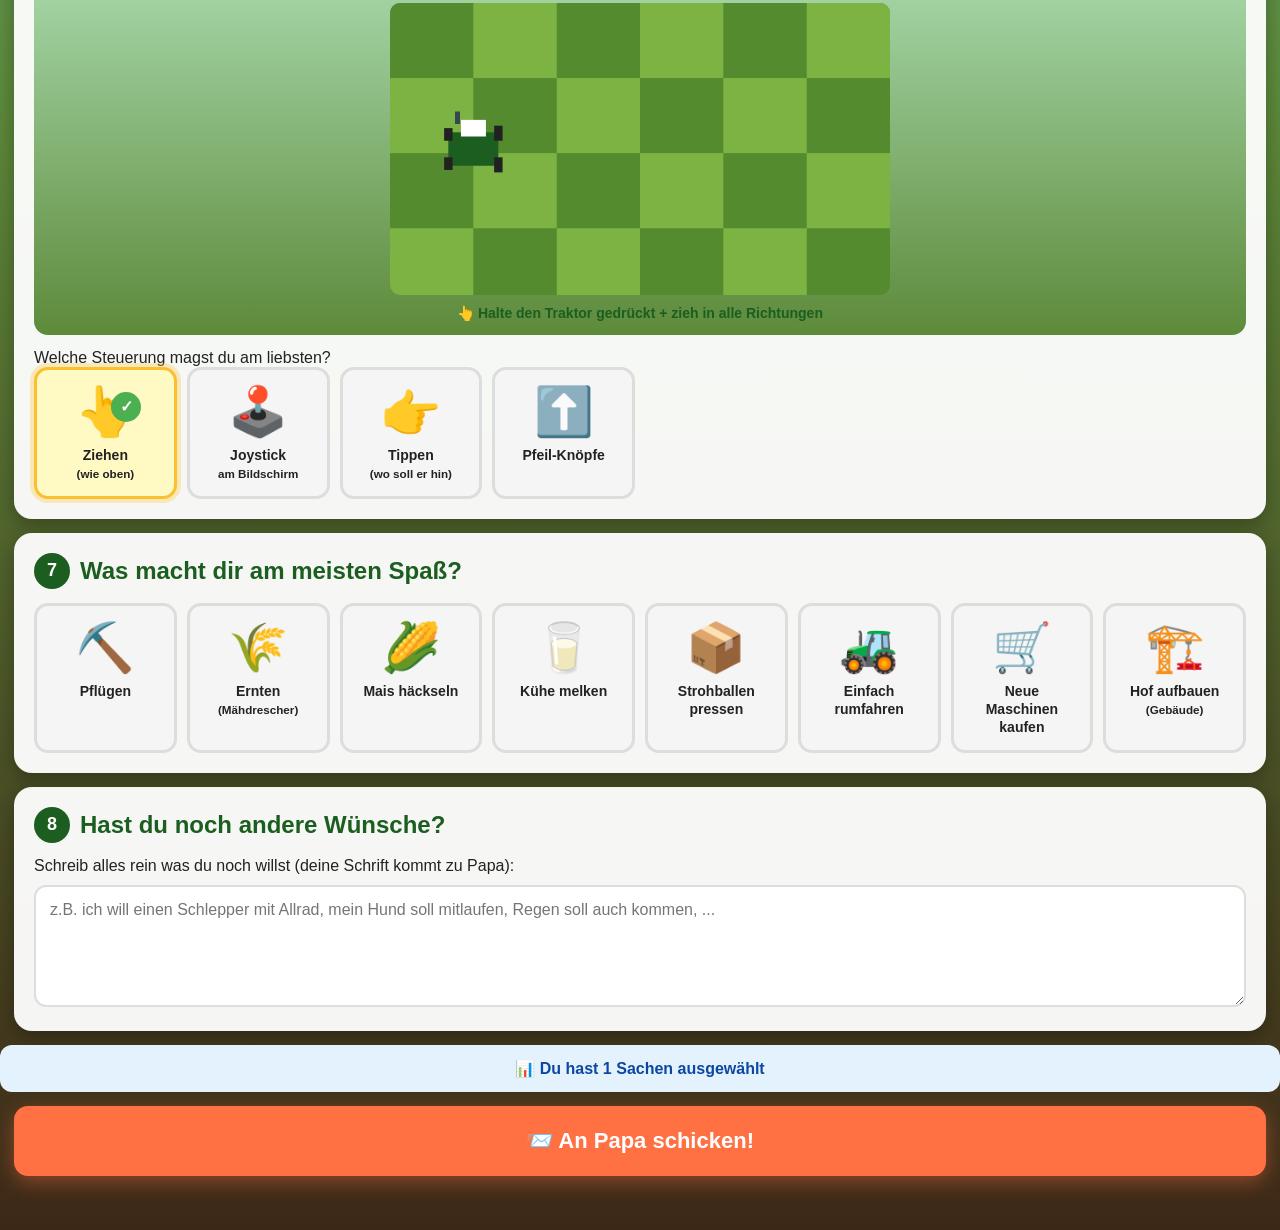
<file: hof-wunsch.html>
<!doctype html>
<html lang="de">
<head>
<meta charset="utf-8">
<meta name="viewport" content="width=device-width,initial-scale=1,user-scalable=no">
<title>Liams Wunsch-Hof</title>
<style>
*{box-sizing:border-box;margin:0;padding:0;-webkit-tap-highlight-color:transparent}
body{font-family:-apple-system,Segoe UI,Roboto,sans-serif;background:linear-gradient(180deg,#87ceeb 0%,#5d8a3a 60%,#3d2817 100%);min-height:100vh;color:#222;padding-bottom:40px}
.hero{background:rgba(0,0,0,.5);color:#fff;padding:24px;text-align:center}
.hero h1{font-size:32px;margin-bottom:8px}
.hero p{opacity:.9;font-size:16px}
.section{background:rgba(255,255,255,.95);margin:14px;padding:20px;border-radius:18px;box-shadow:0 6px 20px rgba(0,0,0,.3)}
.section h2{font-size:24px;color:#1b5e20;margin-bottom:14px;display:flex;align-items:center;gap:10px}
.section h2 .num{background:#1b5e20;color:#fff;width:36px;height:36px;border-radius:50%;display:flex;align-items:center;justify-content:center;font-size:18px}
.section .frage{font-size:18px;font-weight:700;margin-bottom:12px}
.grid{display:grid;grid-template-columns:repeat(auto-fill,minmax(140px,1fr));gap:10px}
.option{background:#f5f5f5;border:3px solid #ddd;border-radius:14px;padding:14px;text-align:center;cursor:pointer;transition:all .2s;user-select:none}
.option .icon{font-size:48px;display:block;margin-bottom:6px}
.option .name{font-weight:700;font-size:14px}
.option:active{transform:scale(.95)}
.option.aktiv{background:#fff9c4;border-color:#fbc02d;box-shadow:0 0 0 4px rgba(251,192,45,.3)}
.option.aktiv::after{content:'✓';position:absolute;background:#4caf50;color:#fff;width:30px;height:30px;border-radius:50%;display:flex;align-items:center;justify-content:center;font-weight:900;margin-top:-90px;margin-left:60px}
.option{position:relative}
.notiz{width:100%;padding:14px;border:2px solid #ddd;border-radius:12px;font-size:16px;font-family:inherit;margin-top:10px}
.notiz:focus{border-color:#1b5e20;outline:none}
.btn{display:block;width:100%;padding:16px;font-size:18px;font-weight:900;border:none;border-radius:14px;background:#4caf50;color:#fff;cursor:pointer;margin-top:14px}
.btn:active{transform:scale(.98)}
.btn.send{background:#ff7043;font-size:22px;padding:22px;margin:14px;width:calc(100% - 28px);box-shadow:0 6px 20px rgba(255,112,67,.4)}
.demo{background:linear-gradient(180deg,#a5d6a7,#5d8a3a);border-radius:14px;padding:14px;margin-top:14px;text-align:center}
.demo canvas{background:#8d6e63;border-radius:10px;width:100%;max-width:500px;display:block;margin:10px auto;touch-action:none;cursor:grab}
.demo .hint{font-size:14px;color:#1b5e20;font-weight:700;margin-top:8px}
.zaehl{background:#e3f2fd;padding:14px;border-radius:12px;margin-top:14px;text-align:center;font-size:16px;font-weight:700;color:#0d47a1}
</style>
</head>
<body>

<div class="hero">
  <h1>🚜 Liams Wunsch-Hof</h1>
  <p>Tipp an was du auf deinem Hof haben willst!<br>Wenn du fertig bist: ROTER Knopf unten = Papa weiß Bescheid</p>
</div>

<!-- 1. HOF-GRÖSSE -->
<div class="section">
  <h2><span class="num">1</span>Wie groß soll der Hof sein?</h2>
  <div class="grid" data-section="groesse" data-multi="false">
    <div class="option" data-val="klein"><span class="icon">🏚️</span><span class="name">Kleiner Hof<br><small>4 Felder</small></span></div>
    <div class="option" data-val="mittel"><span class="icon">🏡</span><span class="name">Mittlerer Hof<br><small>8 Felder</small></span></div>
    <div class="option" data-val="gross"><span class="icon">🏰</span><span class="name">Riesiger Hof<br><small>16 Felder</small></span></div>
  </div>
</div>

<!-- 2. MASCHINEN -->
<div class="section">
  <h2><span class="num">2</span>Welche Maschinen MÜSSEN drauf?</h2>
  <p style="opacity:.7;margin-bottom:10px;font-size:14px">Tipp alle an die du haben willst (mehrere möglich!)</p>
  <div class="grid" data-section="maschinen" data-multi="true">
    <div class="option" data-val="fendt1050"><span class="icon">🚜</span><span class="name">Fendt 1050<br><small>517 PS</small></span></div>
    <div class="option" data-val="jd8r"><span class="icon">🚜</span><span class="name">John Deere 8R</span></div>
    <div class="option" data-val="claas_axion"><span class="icon">🚜</span><span class="name">Claas Axion</span></div>
    <div class="option" data-val="mb_trac"><span class="icon">🚜</span><span class="name">MB-trac 1500</span></div>
    <div class="option" data-val="case_magnum"><span class="icon">🚜</span><span class="name">Case IH Magnum</span></div>
    <div class="option" data-val="lexion"><span class="icon">🌾</span><span class="name">Claas Lexion<br><small>Mähdrescher</small></span></div>
    <div class="option" data-val="kronebigx"><span class="icon">🌽</span><span class="name">Krone Big X<br><small>Häcksler</small></span></div>
    <div class="option" data-val="pflug"><span class="icon">⛏️</span><span class="name">Pflug</span></div>
    <div class="option" data-val="kreiselegge"><span class="icon">🛞</span><span class="name">Kreiselegge</span></div>
    <div class="option" data-val="saemaschine"><span class="icon">🌱</span><span class="name">Sämaschine</span></div>
    <div class="option" data-val="duenger"><span class="icon">💨</span><span class="name">Düngerstreuer</span></div>
    <div class="option" data-val="guellefass"><span class="icon">💩</span><span class="name">Güllefass</span></div>
    <div class="option" data-val="bigpack"><span class="icon">📦</span><span class="name">Ballenpresse</span></div>
    <div class="option" data-val="cat_d11"><span class="icon">🚧</span><span class="name">Cat D11<br><small>Bulldozer</small></span></div>
  </div>
</div>

<!-- 3. ANBAU -->
<div class="section">
  <h2><span class="num">3</span>Was willst du anbauen?</h2>
  <div class="grid" data-section="anbau" data-multi="true">
    <div class="option" data-val="weizen"><span class="icon">🌾</span><span class="name">Weizen</span></div>
    <div class="option" data-val="mais"><span class="icon">🌽</span><span class="name">Mais</span></div>
    <div class="option" data-val="kartoffel"><span class="icon">🥔</span><span class="name">Kartoffeln</span></div>
    <div class="option" data-val="raps"><span class="icon">🌻</span><span class="name">Raps</span></div>
    <div class="option" data-val="ruebe"><span class="icon">🍠</span><span class="name">Zuckerrüben</span></div>
    <div class="option" data-val="hafer"><span class="icon">🌾</span><span class="name">Hafer</span></div>
    <div class="option" data-val="gras"><span class="icon">🍃</span><span class="name">Gras (Heu)</span></div>
  </div>
</div>

<!-- 4. TIERE -->
<div class="section">
  <h2><span class="num">4</span>Welche Tiere?</h2>
  <div class="grid" data-section="tiere" data-multi="true">
    <div class="option" data-val="kuh"><span class="icon">🐮</span><span class="name">Kühe<br><small>Milch</small></span></div>
    <div class="option" data-val="schwein"><span class="icon">🐷</span><span class="name">Schweine</span></div>
    <div class="option" data-val="huhn"><span class="icon">🐔</span><span class="name">Hühner<br><small>Eier</small></span></div>
    <div class="option" data-val="schaf"><span class="icon">🐑</span><span class="name">Schafe<br><small>Wolle</small></span></div>
    <div class="option" data-val="pferd"><span class="icon">🐴</span><span class="name">Pferd<br><small>Reiten</small></span></div>
    <div class="option" data-val="hund"><span class="icon">🐶</span><span class="name">Hofhund</span></div>
    <div class="option" data-val="katze"><span class="icon">🐱</span><span class="name">Hofkatze</span></div>
    <div class="option" data-val="bienen"><span class="icon">🐝</span><span class="name">Bienen<br><small>Honig</small></span></div>
  </div>
</div>

<!-- 5. GEBÄUDE -->
<div class="section">
  <h2><span class="num">5</span>Welche Gebäude?</h2>
  <div class="grid" data-section="gebaeude" data-multi="true">
    <div class="option" data-val="wohnhaus"><span class="icon">🏠</span><span class="name">Wohnhaus</span></div>
    <div class="option" data-val="stall"><span class="icon">🏠</span><span class="name">Kuhstall</span></div>
    <div class="option" data-val="scheune"><span class="icon">🏚️</span><span class="name">Scheune</span></div>
    <div class="option" data-val="silo"><span class="icon">🏗️</span><span class="name">Silo</span></div>
    <div class="option" data-val="werkstatt"><span class="icon">🔧</span><span class="name">Werkstatt</span></div>
    <div class="option" data-val="tankstelle"><span class="icon">⛽</span><span class="name">Diesel-Tankstelle</span></div>
    <div class="option" data-val="gartenladen"><span class="icon">🏪</span><span class="name">Hofladen</span></div>
    <div class="option" data-val="biogas"><span class="icon">🔋</span><span class="name">Biogasanlage</span></div>
  </div>
</div>

<!-- 6. STEUERUNG-DEMO -->
<div class="section">
  <h2><span class="num">6</span>So lenkst du den Traktor</h2>
  <p class="frage">Probier mal aus! Tippe + ziehe den Traktor mit dem Finger:</p>
  <div class="demo">
    <canvas id="democanvas" width="600" height="350"></canvas>
    <div class="hint">👆 Halte den Traktor gedrückt + zieh in alle Richtungen</div>
  </div>
  <p style="margin-top:14px">Welche Steuerung magst du am liebsten?</p>
  <div class="grid" data-section="steuerung" data-multi="false">
    <div class="option aktiv" data-val="ziehen"><span class="icon">👆</span><span class="name">Ziehen<br><small>(wie oben)</small></span></div>
    <div class="option" data-val="joystick"><span class="icon">🕹️</span><span class="name">Joystick<br><small>am Bildschirm</small></span></div>
    <div class="option" data-val="tippen"><span class="icon">👉</span><span class="name">Tippen<br><small>(wo soll er hin)</small></span></div>
    <div class="option" data-val="pfeile"><span class="icon">⬆️</span><span class="name">Pfeil-Knöpfe</span></div>
  </div>
</div>

<!-- 7. WAS MACHT SPAß -->
<div class="section">
  <h2><span class="num">7</span>Was macht dir am meisten Spaß?</h2>
  <div class="grid" data-section="spass" data-multi="true">
    <div class="option" data-val="pfluegen"><span class="icon">⛏️</span><span class="name">Pflügen</span></div>
    <div class="option" data-val="ernten"><span class="icon">🌾</span><span class="name">Ernten<br><small>(Mähdrescher)</small></span></div>
    <div class="option" data-val="haeckseln"><span class="icon">🌽</span><span class="name">Mais häckseln</span></div>
    <div class="option" data-val="melken"><span class="icon">🥛</span><span class="name">Kühe melken</span></div>
    <div class="option" data-val="ballen"><span class="icon">📦</span><span class="name">Strohballen pressen</span></div>
    <div class="option" data-val="fahren"><span class="icon">🚜</span><span class="name">Einfach rumfahren</span></div>
    <div class="option" data-val="kaufen"><span class="icon">🛒</span><span class="name">Neue Maschinen kaufen</span></div>
    <div class="option" data-val="aufbauen"><span class="icon">🏗️</span><span class="name">Hof aufbauen<br><small>(Gebäude)</small></span></div>
  </div>
</div>

<!-- 8. EIGENE WÜNSCHE -->
<div class="section">
  <h2><span class="num">8</span>Hast du noch andere Wünsche?</h2>
  <p>Schreib alles rein was du noch willst (deine Schrift kommt zu Papa):</p>
  <textarea id="freitext" class="notiz" rows="5" placeholder="z.B. ich will einen Schlepper mit Allrad, mein Hund soll mitlaufen, Regen soll auch kommen, ..."></textarea>
</div>

<!-- ZÄHLUNG -->
<div class="zaehl" id="zaehl">📊 Du hast noch nichts ausgewählt</div>

<!-- ABSENDEN -->
<button class="btn send" onclick="absenden()">📨 An Papa schicken!</button>

<script>
const wahlen = { groesse:[], maschinen:[], anbau:[], tiere:[], gebaeude:[], steuerung:['ziehen'], spass:[] };

document.querySelectorAll('.option').forEach(opt => {
  opt.addEventListener('click', () => {
    const sec = opt.parentElement.dataset.section;
    const multi = opt.parentElement.dataset.multi === 'true';
    const val = opt.dataset.val;
    if (!multi) {
      opt.parentElement.querySelectorAll('.option').forEach(o => o.classList.remove('aktiv'));
      wahlen[sec] = [val];
    } else {
      const i = wahlen[sec].indexOf(val);
      if (i >= 0) wahlen[sec].splice(i, 1);
      else wahlen[sec].push(val);
    }
    opt.classList.toggle('aktiv', wahlen[sec].includes(val));
    speichern();
    aktualisierZaehl();
  });
});

function speichern() {
  const data = { ...wahlen, freitext: document.getElementById('freitext').value, zeit: new Date().toISOString() };
  localStorage.setItem('liam_hof_wunsch', JSON.stringify(data));
}

document.getElementById('freitext').addEventListener('input', speichern);

function aktualisierZaehl() {
  const total = Object.values(wahlen).reduce((s,a) => s + a.length, 0);
  document.getElementById('zaehl').textContent = `📊 Du hast ${total} Sachen ausgewählt`;
}

// Lade gespeicherte
try {
  const s = JSON.parse(localStorage.getItem('liam_hof_wunsch') || '{}');
  for (const sec in s) {
    if (sec === 'freitext') { document.getElementById('freitext').value = s.freitext || ''; continue; }
    if (sec === 'zeit') continue;
    if (Array.isArray(s[sec])) {
      wahlen[sec] = s[sec];
      s[sec].forEach(val => {
        const opt = document.querySelector(`[data-section="${sec}"] [data-val="${val}"]`);
        if (opt) opt.classList.add('aktiv');
      });
    }
  }
  aktualisierZaehl();
} catch (e) {}

// === TRAKTOR-DEMO ===
const c = document.getElementById('democanvas');
const ctx = c.getContext('2d');
let trk = { x: 100, y: 175, w: 60, h: 40, drag: false, rot: 0 };
let lastTouch = null;

function draw() {
  ctx.clearRect(0, 0, c.width, c.height);
  // Felder im Hintergrund
  for (let i = 0; i < 6; i++) {
    for (let j = 0; j < 4; j++) {
      ctx.fillStyle = (i + j) % 2 ? '#7cb342' : '#558b2f';
      ctx.fillRect(i * 100, j * 90, 100, 90);
    }
  }
  // Spuren
  ctx.fillStyle = 'rgba(101, 67, 33, .4)';
  trkPath.forEach(p => ctx.fillRect(p.x - 3, p.y - 3, 6, 6));
  // Traktor (vereinfacht)
  ctx.save();
  ctx.translate(trk.x, trk.y);
  ctx.rotate(trk.rot);
  // Body grün
  ctx.fillStyle = '#1b5e20';
  ctx.fillRect(-trk.w/2, -trk.h/2, trk.w, trk.h);
  // Kabine
  ctx.fillStyle = '#fff';
  ctx.fillRect(-15, -trk.h/2 - 15, 30, 20);
  // Räder
  ctx.fillStyle = '#212121';
  ctx.fillRect(-trk.w/2 - 5, -trk.h/2 - 5, 10, 15);
  ctx.fillRect(-trk.w/2 - 5, trk.h/2 - 10, 10, 15);
  ctx.fillRect(trk.w/2 - 5, -trk.h/2 - 8, 10, 18);
  ctx.fillRect(trk.w/2 - 5, trk.h/2 - 10, 10, 18);
  // Auspuff
  ctx.fillStyle = '#37474f';
  ctx.fillRect(-22, -trk.h/2 - 25, 6, 15);
  ctx.restore();
}
const trkPath = [];

function pos(e) {
  const r = c.getBoundingClientRect();
  const t = e.touches ? e.touches[0] : e;
  return { x: (t.clientX - r.left) * c.width / r.width, y: (t.clientY - r.top) * c.height / r.height };
}

c.addEventListener('pointerdown', e => {
  e.preventDefault();
  const p = pos(e);
  if (Math.abs(p.x - trk.x) < trk.w/2 + 20 && Math.abs(p.y - trk.y) < trk.h/2 + 20) {
    trk.drag = true;
    lastTouch = p;
  }
});
c.addEventListener('pointermove', e => {
  if (!trk.drag) return;
  e.preventDefault();
  const p = pos(e);
  const dx = p.x - lastTouch.x;
  const dy = p.y - lastTouch.y;
  if (Math.abs(dx) + Math.abs(dy) > 0.5) trk.rot = Math.atan2(dy, dx);
  trk.x = Math.max(30, Math.min(c.width - 30, p.x));
  trk.y = Math.max(30, Math.min(c.height - 30, p.y));
  if (trkPath.length === 0 || Math.abs(trkPath[trkPath.length-1].x - trk.x) > 8 || Math.abs(trkPath[trkPath.length-1].y - trk.y) > 8) {
    trkPath.push({x: trk.x, y: trk.y});
    if (trkPath.length > 200) trkPath.shift();
  }
  lastTouch = p;
  draw();
});
c.addEventListener('pointerup', () => trk.drag = false);
c.addEventListener('pointercancel', () => trk.drag = false);
draw();

// === ABSENDEN ===
async function absenden() {
  speichern();
  const total = Object.values(wahlen).reduce((s,a)=>s+a.length,0);
  if (total === 0 && !document.getElementById('freitext').value.trim()) {
    alert('Du hast noch nichts ausgewählt! Tipp ein paar Sachen an.');
    return;
  }
  const data = JSON.parse(localStorage.getItem('liam_hof_wunsch'));
  // An Supabase senden
  try {
    const r = await fetch('https://nrmqdhcrshyoigesqapm.supabase.co/rest/v1/lernapp_state?profile_key=eq.liam', {
      method: 'PATCH',
      headers: {
        apikey: 'eyJhbGciOiJIUzI1NiIsInR5cCI6IkpXVCJ9.eyJpc3MiOiJzdXBhYmFzZSIsInJlZiI6Im5ybXFkaGNyc2h5b2lnZXNxYXBtIiwicm9sZSI6ImFub24iLCJpYXQiOjE3NzM0MTQ3MjksImV4cCI6MjA4ODk5MDcyOX0.Hw4hg6f9iiJcw92veiEU4-oPGcRX_k5NoLuxHU5_ors',
        Authorization: 'Bearer eyJhbGciOiJIUzI1NiIsInR5cCI6IkpXVCJ9.eyJpc3MiOiJzdXBhYmFzZSIsInJlZiI6Im5ybXFkaGNyc2h5b2lnZXNxYXBtIiwicm9sZSI6ImFub24iLCJpYXQiOjE3NzM0MTQ3MjksImV4cCI6MjA4ODk5MDcyOX0.Hw4hg6f9iiJcw92veiEU4-oPGcRX_k5NoLuxHU5_ors',
        'Content-Type': 'application/json',
        Prefer: 'return=minimal'
      },
      body: JSON.stringify({ char_outfits: { hof_wunsch: data } })
    });
    if (r.ok) {
      alert('🎉 Yay! Papa hat deine Wünsche bekommen!\nDer Bauernhof wird dann gebaut.');
    } else {
      alert('Hat geklappt! Papa kann es lesen wenn er will.');
    }
  } catch (e) {
    alert('Hat geklappt! Papa kann es lesen wenn er will.');
  }
}
</script>

</body>
</html>
</file>
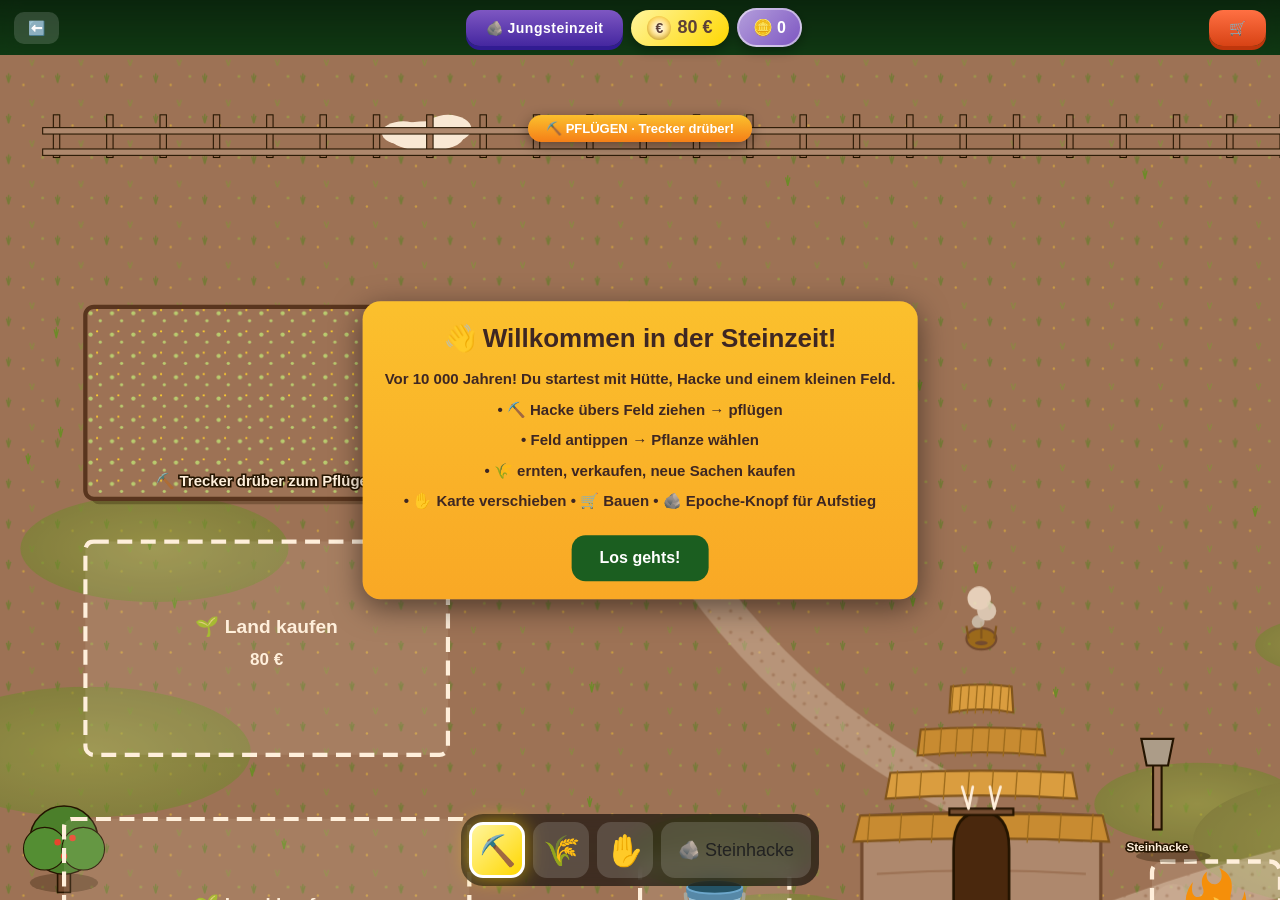
<file: hof.html>
<!doctype html>
<html lang="de">
<head>
<meta charset="utf-8">
<meta name="viewport" content="width=device-width,initial-scale=1,user-scalable=no,viewport-fit=cover">
<meta name="theme-color" content="#1b5e20">
<title>Liams Bauernhof</title>
<link rel="stylesheet" href="hof.css">
</head>
<body>
<div id="hof-app"></div>
<script src="sounds.js"></script>
<script src="hof.js"></script>
</body>
</html>
</file>
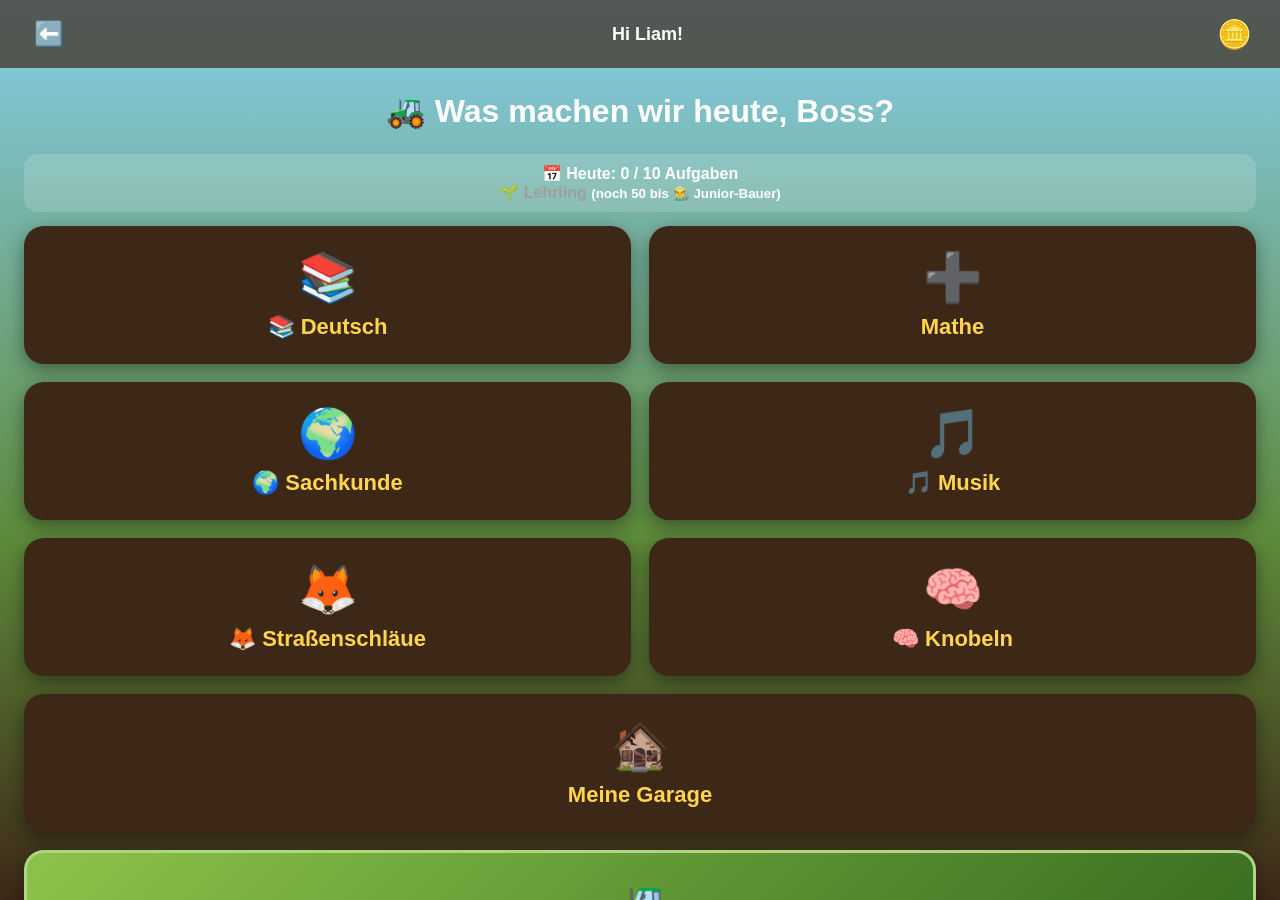
<file: liam.html>
<!doctype html>
<html lang="de">
<head>
<meta charset="utf-8">
<meta name="viewport" content="width=device-width,initial-scale=1,viewport-fit=cover,user-scalable=no">
<meta name="theme-color" content="#3d2817">
<title>Liam – Hof-Boss</title>
<link rel="manifest" href="manifest-liam.json">
<link rel="stylesheet" href="style.css">
<link rel="icon" href="img/icons/liam-192.png">
<link rel="apple-touch-icon" href="img/icons/liam-192.png">
</head>
<body>
<div id="app"></div>
<script>window.__autoProfile = 'liam';</script>
<script src="pokedex.js"></script>
<script src="data.js"></script>
<script src="engine.js"></script>
<script src="settings.js"></script>
<script src="sync.js"></script>
<script src="sounds.js"></script>
<script src="trace.js"></script>
<script src="specials.js"></script>
<script src="games.js"></script>
<script src="ui.js"></script>
<script>
if ('serviceWorker' in navigator) navigator.serviceWorker.register('sw.js').catch(()=>{});
</script>
</body>
</html>
</file>
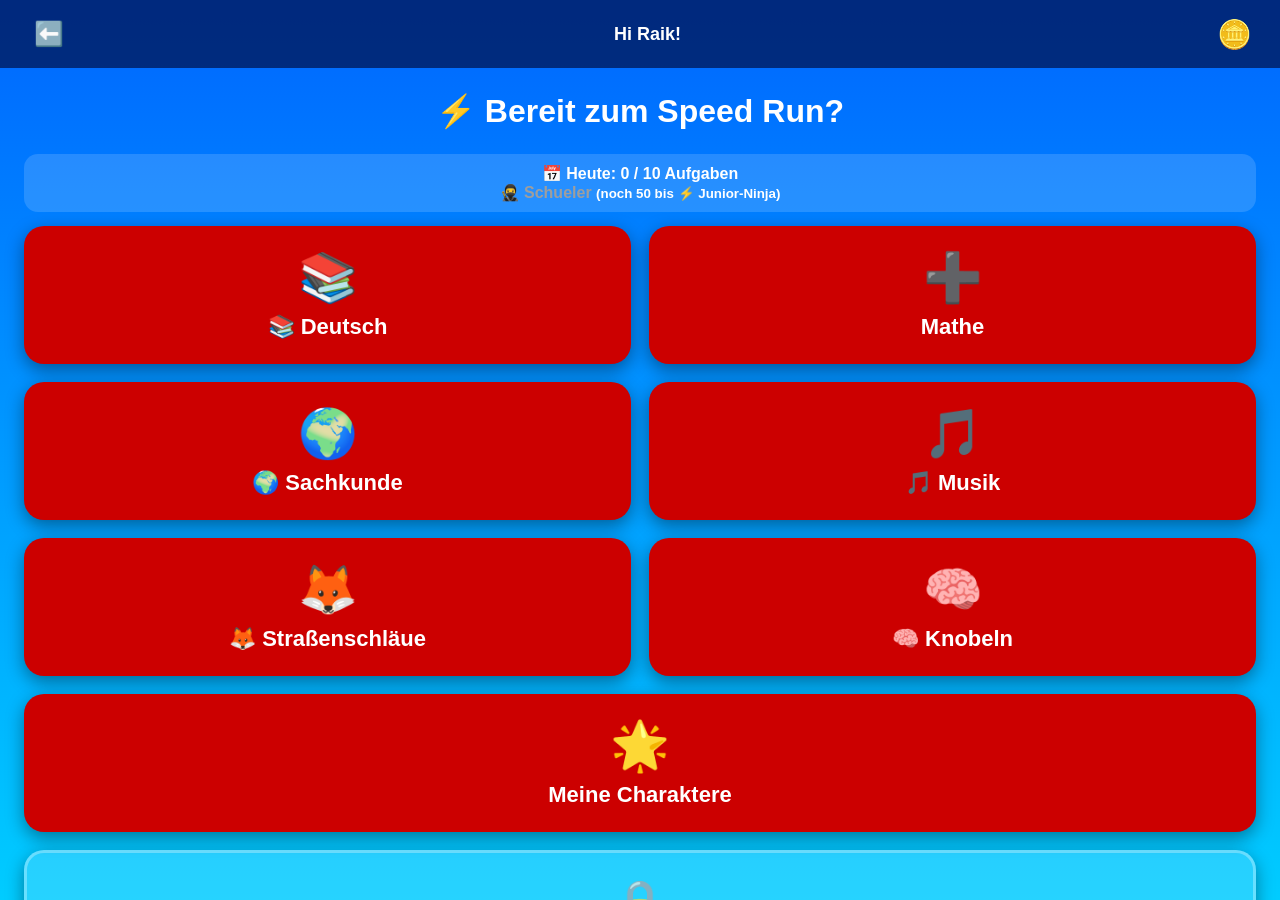
<file: raik.html>
<!doctype html>
<html lang="de">
<head>
<meta charset="utf-8">
<meta name="viewport" content="width=device-width,initial-scale=1,viewport-fit=cover,user-scalable=no">
<meta name="theme-color" content="#0d0d2b">
<title>Raik – Speed Run</title>
<link rel="manifest" href="manifest-raik.json">
<link rel="stylesheet" href="style.css">
<link rel="icon" href="img/icons/raik-192.png">
<link rel="apple-touch-icon" href="img/icons/raik-192.png">
</head>
<body>
<div id="app"></div>
<script>window.__autoProfile = 'raik';</script>
<script src="pokedex.js"></script>
<script src="data.js"></script>
<script src="engine.js"></script>
<script src="settings.js"></script>
<script src="sync.js"></script>
<script src="sounds.js"></script>
<script src="trace.js"></script>
<script src="specials.js"></script>
<script src="games.js"></script>
<script src="ui.js"></script>
<script>
if ('serviceWorker' in navigator) navigator.serviceWorker.register('sw.js').catch(()=>{});
</script>
</body>
</html>
</file>
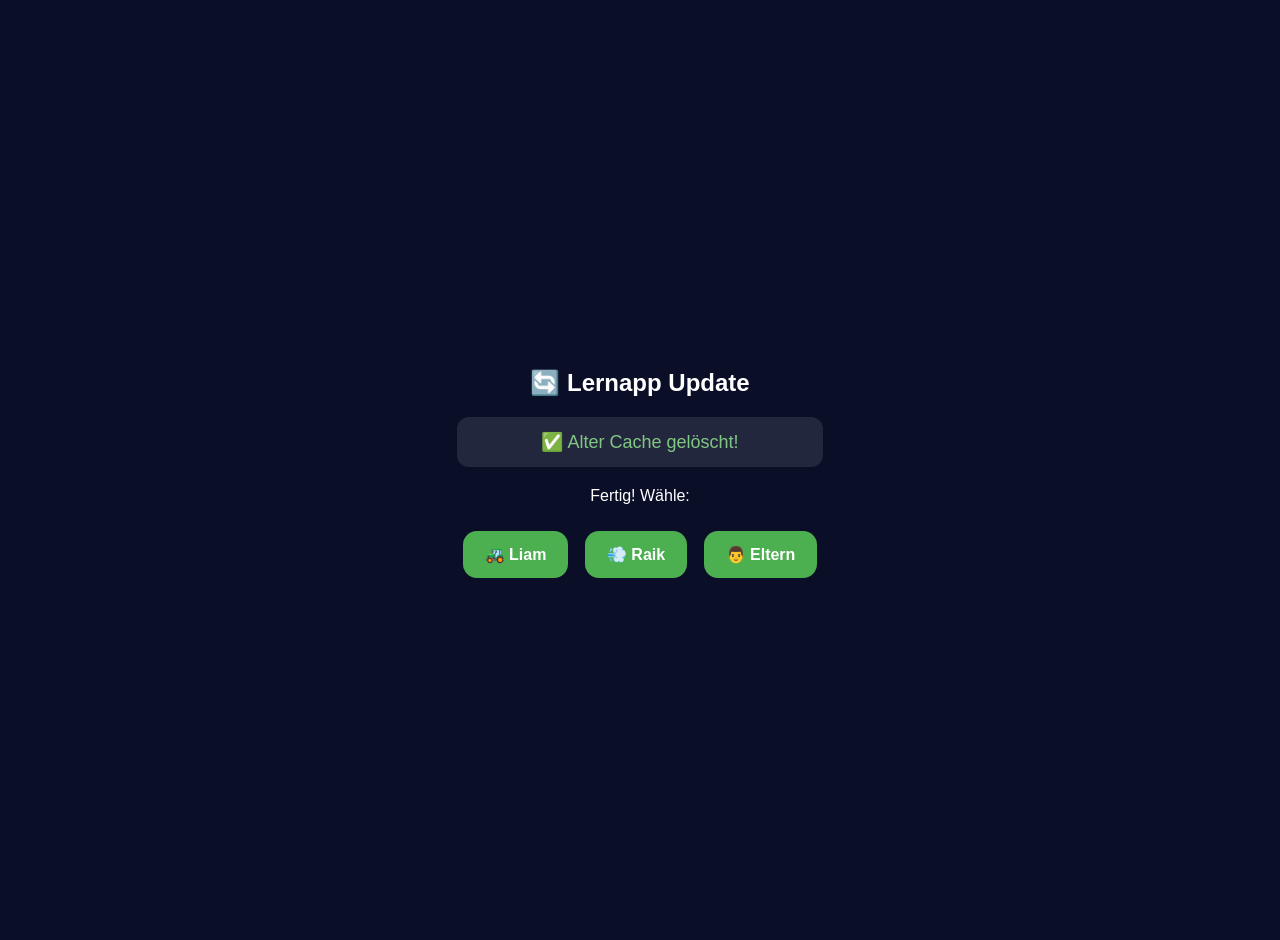
<file: reset.html>
<!doctype html>
<html lang="de">
<head>
<meta charset="utf-8">
<meta name="viewport" content="width=device-width,initial-scale=1">
<title>Cache löschen</title>
<style>
  body{font-family:-apple-system,sans-serif;background:#0a0e27;color:#fff;display:flex;align-items:center;justify-content:center;height:100vh;margin:0;text-align:center;padding:20px}
  .box{max-width:400px}
  h1{font-size:24px;margin-bottom:14px}
  .status{font-size:18px;margin:20px 0;padding:14px;background:rgba(255,255,255,.1);border-radius:12px}
  .ok{color:#81c784}
  a{display:inline-block;margin:10px 6px;padding:14px 22px;background:#4caf50;color:#fff;text-decoration:none;border-radius:14px;font-weight:800}
</style>
</head>
<body>
<div class="box">
  <h1>🔄 Lernapp Update</h1>
  <div id="status" class="status">Lösche alten Cache…</div>
  <div id="links" style="display:none">
    <p>Fertig! Wähle:</p>
    <a href="liam.html">🚜 Liam</a>
    <a href="raik.html">💨 Raik</a>
    <a href="index.html">👨 Eltern</a>
  </div>
</div>
<script>
(async () => {
  const status = document.getElementById('status');
  try {
    if ('serviceWorker' in navigator) {
      const regs = await navigator.serviceWorker.getRegistrations();
      for (const r of regs) await r.unregister();
    }
    if (window.caches) {
      const keys = await caches.keys();
      for (const k of keys) await caches.delete(k);
    }
    status.innerHTML = '<span class="ok">✅ Alter Cache gelöscht!</span>';
    document.getElementById('links').style.display = 'block';
  } catch (e) {
    status.textContent = 'Fehler: ' + e.message;
  }
})();
</script>
</body>
</html>
</file>
<file: style.css>
*{box-sizing:border-box;margin:0;padding:0;-webkit-tap-highlight-color:transparent;user-select:none}
html,body{height:100%;overflow:hidden;font-family:-apple-system,BlinkMacSystemFont,"Segoe UI",Roboto,sans-serif;background:#0a0e27;color:#fff}
#app{height:100%;display:flex;flex-direction:column}

/* ===== Profil-Auswahl ===== */
.picker{flex:1;display:flex;align-items:center;justify-content:center;gap:5vw;background:linear-gradient(135deg,#0a0e27,#1a1f4d)}
.profile-card{width:38vw;max-width:420px;aspect-ratio:3/4;border-radius:32px;display:flex;flex-direction:column;align-items:center;justify-content:center;cursor:pointer;transition:transform .2s;box-shadow:0 12px 40px rgba(0,0,0,.5);overflow:hidden;position:relative}
.profile-card:active{transform:scale(.95)}
.profile-card .name{font-size:7vw;font-weight:900;text-shadow:0 4px 8px rgba(0,0,0,.5);z-index:2}
.profile-card .age{font-size:2.5vw;opacity:.85;margin-top:1vw;z-index:2}
.profile-card .emoji{font-size:14vw;margin-bottom:2vw;z-index:2}
.card-liam{background:linear-gradient(160deg,#5d8a3a 0%,#3d5a23 60%,#2a3d18 100%)}
.card-raik{background:linear-gradient(160deg,#0066ff 0%,#cc0000 100%)}
.parent-btn{position:absolute;top:20px;right:20px;background:rgba(255,255,255,.1);border:none;color:#fff;padding:12px 20px;border-radius:20px;font-size:14px;cursor:pointer}

/* ===== Topbar ===== */
.topbar{display:flex;justify-content:space-between;align-items:center;padding:12px 20px;background:rgba(0,0,0,.3);font-size:18px;font-weight:700}
.topbar .back{background:none;border:none;color:#fff;font-size:24px;cursor:pointer;padding:8px 14px;border-radius:12px}
.topbar .back:active{background:rgba(255,255,255,.15)}
.score{display:flex;align-items:center;gap:8px;font-size:22px}
.score .icon{font-size:28px}

/* ===== Home ===== */
.home{flex:1;display:flex;flex-direction:column;padding:24px;overflow-y:auto}
.greeting{font-size:32px;font-weight:900;margin-bottom:24px;text-align:center}
.subjects{display:grid;grid-template-columns:1fr 1fr;gap:18px;margin-bottom:20px}
.subject{padding:24px;border-radius:20px;text-align:center;cursor:pointer;font-size:22px;font-weight:800;box-shadow:0 6px 18px rgba(0,0,0,.4);transition:transform .15s}
.subject:active{transform:scale(.95)}
.subject .em{font-size:48px;display:block;margin-bottom:8px}

/* Liam-Theme */
body.theme-liam{background:linear-gradient(180deg,#87ceeb 0%,#5d8a3a 60%,#3d2817 100%)}
body.theme-liam .topbar{background:rgba(61,40,23,.7)}
.theme-liam .subject{background:#3d2817;color:#ffd54f}
.theme-liam .subject.read{background:#5d8a3a;color:#fff}

/* Raik-Theme */
body.theme-raik{background:linear-gradient(180deg,#0066ff 0%,#00ccff 100%)}
body.theme-raik .topbar{background:rgba(0,0,40,.6)}
.theme-raik .subject{background:#cc0000;color:#fff}
.theme-raik .subject.read{background:#ffcc00;color:#000}

/* Alva-Theme (Zauberwelt: rosa/lila/türkis) */
body.theme-alva{background:linear-gradient(180deg,#f48fb1 0%,#ce93d8 45%,#80deea 100%)}
body.theme-alva .topbar{background:rgba(123,31,162,.45)}
.theme-alva .subject{background:rgba(255,255,255,.92);color:#7b1fa2;border-radius:26px}
.card-alva{background:linear-gradient(160deg,#f48fb1 0%,#ba68c8 55%,#4dd0e1 100%)}
.alva-tile{padding:34px 24px;font-size:24px}
.alva-tile .em{font-size:56px}

/* Alva: Sticker-Sammlung */
.sticker-grid{display:grid;grid-template-columns:repeat(auto-fill,minmax(96px,1fr));gap:12px;padding-bottom:24px}
.sticker-item{border-radius:22px;padding:14px 6px;text-align:center;display:flex;flex-direction:column;align-items:center;gap:6px;box-shadow:0 4px 12px rgba(0,0,0,.2);transition:transform .12s}
.sticker-item.got{cursor:pointer}
.sticker-item.got:active{transform:scale(.93)}
.sticker-item.missing{background:rgba(255,255,255,.25);opacity:.65;box-shadow:none}
.sticker-item .big{font-size:44px;line-height:1}
.sticker-item .nm{font-size:12px;font-weight:800;color:#4a148c}
.sticker-item.missing .nm{color:#fff}
.sticker-big{font-size:96px;width:180px;height:180px;border-radius:50%;display:flex;align-items:center;justify-content:center;box-shadow:0 10px 30px rgba(0,0,0,.35);animation:popIn .5s ease-out;line-height:1}

/* Alva: Einhorn-Magie-Minispiel */
.uni-stage{flex:1;position:relative;overflow:hidden;background:linear-gradient(180deg,#b39ddb 0%,#f8bbd0 55%,#80deea 100%)}
.uni-hint{position:absolute;top:8px;left:50%;transform:translateX(-50%);background:rgba(0,0,0,.35);color:#fff;font-size:13px;font-weight:700;padding:8px 14px;border-radius:12px;text-align:center;max-width:88%;z-index:5;pointer-events:none}
.uni-unicorn{position:absolute;left:10px;top:0;width:140px;height:120px;pointer-events:none;transition:transform .18s ease-out;filter:drop-shadow(0 8px 14px rgba(74,20,140,.35));z-index:3}
.uni-beam{position:absolute;left:128px;right:14px;height:26px;border-radius:13px;pointer-events:none;transition:top .18s ease-out;z-index:2;opacity:.92;background:linear-gradient(180deg,#ef5350 0%,#ffa726 20%,#ffee58 40%,#66bb6a 60%,#42a5f5 80%,#ab47bc 100%);box-shadow:0 0 18px 4px rgba(255,255,255,.55);animation:beamShimmer 1.2s ease-in-out infinite}
@keyframes beamShimmer{0%,100%{filter:brightness(1)}50%{filter:brightness(1.25)}}
.uni-fairy{position:absolute;right:14px;top:0;width:86px;height:95px;pointer-events:none;transition:transform .1s linear;z-index:3;filter:drop-shadow(0 6px 10px rgba(49,27,146,.4))}
.uni-fairy.zapped{animation:fairyZap .9s ease-in forwards}
@keyframes fairyZap{30%{transform:rotate(360deg) scale(1.15);opacity:1}100%{transform:rotate(900deg) scale(0);opacity:0}}
.uni-fairy-name{position:absolute;bottom:-16px;left:50%;transform:translateX(-50%);font-size:11px;font-weight:800;color:#311b92;background:rgba(255,255,255,.75);padding:1px 8px;border-radius:8px;white-space:nowrap}
.uni-burst{position:absolute;font-size:26px;pointer-events:none;z-index:6;animation:burstFly 1s ease-out forwards}
@keyframes burstFly{from{transform:translate(0,0) scale(.6);opacity:1}to{transform:translate(var(--dx),var(--dy)) scale(1.4);opacity:0}}
.uni-giggle{position:absolute;top:-24px;left:50%;transform:translateX(-50%);background:#fff;color:#4a148c;font-size:14px;font-weight:900;padding:4px 10px;border-radius:12px;white-space:nowrap;animation:bubble .3s ease-out}

/* Alva: Glitzer-Spur beim Malen */
.trace-sparkle{position:fixed;font-size:18px;pointer-events:none;z-index:60;animation:sparkleFly .8s ease-out forwards}
@keyframes sparkleFly{from{opacity:1;transform:scale(.6) translateY(0)}to{opacity:0;transform:scale(1.4) translateY(-26px)}}

/* ===== Aufgabe ===== */
.task{flex:1;display:flex;flex-direction:column;padding:24px;justify-content:space-between}
.task-text{font-size:36px;font-weight:700;text-align:center;padding:24px;background:rgba(255,255,255,.1);border-radius:20px;margin-bottom:24px;line-height:1.4;min-height:140px;display:flex;align-items:center;justify-content:center}
.task-text.story{font-size:24px;text-align:left;line-height:1.6}
.options{display:grid;grid-template-columns:1fr 1fr;gap:16px}
.opt{padding:28px 16px;font-size:32px;font-weight:800;border:none;border-radius:20px;cursor:pointer;background:rgba(255,255,255,.15);color:#fff;transition:transform .1s}
.opt:active{transform:scale(.95)}
.opt.correct{background:#4caf50!important;animation:pop .4s}
.opt.wrong{background:#e53935!important;animation:shake .3s}
@keyframes pop{0%{transform:scale(1)}50%{transform:scale(1.1)}100%{transform:scale(1)}}
@keyframes shake{0%,100%{transform:translateX(0)}25%{transform:translateX(-10px)}75%{transform:translateX(10px)}}

.input-task{display:flex;flex-direction:column;align-items:center;gap:20px}
.input-task input{font-size:48px;text-align:center;padding:16px;border-radius:16px;border:4px solid rgba(255,255,255,.3);background:rgba(0,0,0,.3);color:#fff;width:200px;font-weight:900}
.input-task button{font-size:24px;padding:18px 48px;border-radius:16px;border:none;background:#4caf50;color:#fff;font-weight:800;cursor:pointer}

/* Belohnung */
.reward{position:fixed;inset:0;display:flex;flex-direction:column;align-items:center;justify-content:center;background:rgba(0,0,0,.85);z-index:100;animation:fadein .3s}
.reward .big{font-size:120px;animation:bounce 1s infinite}
.reward .text{font-size:36px;font-weight:900;margin-top:20px;text-align:center;padding:0 24px}
.reward .sub{font-size:20px;margin-top:12px;opacity:.8}
.reward button{margin-top:32px;padding:18px 48px;font-size:22px;border:none;border-radius:16px;background:#ffcc00;color:#000;font-weight:900;cursor:pointer}
@keyframes bounce{0%,100%{transform:translateY(0)}50%{transform:translateY(-30px)}}
@keyframes fadein{from{opacity:0}to{opacity:1}}

/* Pause-Screen für Raik */
.pause{position:fixed;inset:0;background:linear-gradient(180deg,#0066ff,#00ccff);display:flex;flex-direction:column;align-items:center;justify-content:center;z-index:90}
.pause .countdown{font-size:140px;font-weight:900;color:#ffcc00;text-shadow:0 6px 0 #cc0000}

/* Garage / Sammlung */
.collection{flex:1;padding:20px;overflow-y:auto}
.collection h2{font-size:24px;margin-bottom:16px;text-align:center}
.coll-grid{display:grid;grid-template-columns:repeat(3,minmax(0,1fr));gap:12px}
.coll-item{aspect-ratio:1;border-radius:16px;display:flex;flex-direction:column;align-items:center;justify-content:center;padding:8px;font-size:14px;text-align:center;font-weight:700;overflow:hidden;word-break:break-word}
.coll-item.locked{background:rgba(255,255,255,.08);opacity:.4;color:#888}
.coll-item.unlocked{background:rgba(255,255,255,.2);color:#fff}
.coll-item .icon{font-size:36px;margin-bottom:4px}
.coll-item img.thumb{width:70%;height:70%;object-fit:contain;margin-bottom:4px;filter:drop-shadow(0 2px 4px rgba(0,0,0,.3))}

/* ===== Sammelkarten Animationen ===== */
@keyframes cardReveal { 0%{transform:scale(0) rotateY(0)} 50%{transform:scale(1.2) rotateY(180deg)} 100%{transform:scale(1) rotateY(360deg)} }
@keyframes pulse { 0%,100%{transform:scale(1)} 50%{transform:scale(1.1)} }
@keyframes rainbow { 0%{background-position:0% 50%} 50%{background-position:100% 50%} 100%{background-position:0% 50%} }

/* ===== Tag/Nacht ===== */
body.night-mode{filter:brightness(.78) saturate(.85)}
body.night-mode .topbar{background:rgba(0,0,0,.6)}

/* ===== Detail-View Maschinen-Lexikon (Liam) ===== */
.detail{flex:1;overflow-y:auto;padding:20px}
.detail-card{background:rgba(255,255,255,.95);color:#1a1a1a;border-radius:24px;padding:24px;box-shadow:0 8px 30px rgba(0,0,0,.4)}
.detail-icon{font-size:120px;text-align:center;margin-bottom:8px;line-height:1}
.detail-img{display:block;margin:0 auto 12px;max-width:90%;max-height:280px;border-radius:16px;box-shadow:0 6px 20px rgba(0,0,0,.3)}
.detail-name{font-size:30px;font-weight:900;text-align:center;color:#1b5e20;margin-bottom:4px}
.detail-typ{text-align:center;font-size:14px;color:#666;margin-bottom:18px;font-style:italic}
.detail-spec{display:grid;grid-template-columns:auto 1fr;gap:8px 16px;font-size:15px;margin-bottom:16px;background:#f5f5f5;padding:12px;border-radius:12px}
.detail-spec b{color:#1b5e20}
.detail-section{margin-bottom:14px}
.detail-section h4{font-size:14px;color:#1b5e20;margin-bottom:6px;text-transform:uppercase;letter-spacing:.5px}
.detail-section p{font-size:16px;line-height:1.5;color:#333}
.detail-fact{background:#fff9c4;padding:14px;border-radius:12px;border-left:4px solid #fbc02d;margin-top:14px}
.detail-fact b{color:#f57f17}

/* ===== Charakter-Detail (Raik) ===== */
.char-stage{flex:1;display:flex;flex-direction:column;align-items:center;justify-content:flex-start;padding:14px;position:relative;overflow-y:auto;overflow-x:hidden}
.char-bg-castle{background:linear-gradient(180deg,#90caf9 0%,#64b5f6 60%,#7e57c2 100%)}
.char-bg-beach{background:linear-gradient(180deg,#4fc3f7 0%,#fff176 70%,#ffe082 100%)}
.char-bg-space{background:linear-gradient(180deg,#0d0d2b 0%,#1a237e 70%,#3949ab 100%)}
.char-emoji{font-size:160px;line-height:1;cursor:pointer;display:inline-block;text-shadow:0 8px 20px rgba(0,0,0,.4);transition:transform .2s}
.char-img{width:auto;max-width:80vw;max-height:35vh;height:auto;cursor:pointer;display:block;margin:0 auto;filter:drop-shadow(0 12px 24px rgba(0,0,0,.5));transition:transform .2s;object-fit:contain}
.char-img:active{transform:scale(.92)}
.char-stage{padding:14px}
.char-emoji:active{transform:scale(.9)}
.char-name{font-size:40px;font-weight:900;color:#fff;text-shadow:0 4px 0 rgba(0,0,0,.4);margin-top:12px}
.char-saying{margin-top:16px;background:rgba(255,255,255,.95);color:#222;padding:14px 24px;border-radius:24px;font-size:22px;font-weight:700;max-width:80%;text-align:center;box-shadow:0 4px 12px rgba(0,0,0,.3);position:relative;animation:bubble .4s ease-out}
.char-saying::before{content:"";position:absolute;top:-10px;left:50%;transform:translateX(-50%);border-left:10px solid transparent;border-right:10px solid transparent;border-bottom:10px solid rgba(255,255,255,.95)}
@keyframes bubble{from{transform:scale(0) translateY(-20px);opacity:0}to{transform:scale(1) translateY(0);opacity:1}}
.char-actions{display:flex;gap:12px;margin-top:24px;flex-wrap:wrap;justify-content:center}
.char-actions button{padding:14px 22px;font-size:16px;font-weight:800;border:none;border-radius:14px;cursor:pointer;background:#fff;color:#222;box-shadow:0 4px 0 rgba(0,0,0,.3)}
.char-actions button:active{transform:translateY(2px);box-shadow:0 2px 0 rgba(0,0,0,.3)}
.char-hat{position:absolute;font-size:80px;top:-20px;left:50%;transform:translateX(-50%);pointer-events:none;animation:bobble 2s infinite ease-in-out}
@keyframes bobble{0%,100%{transform:translateX(-50%) rotate(-3deg)}50%{transform:translateX(-50%) rotate(3deg)}}

/* Animationen für Moves */
@keyframes jump{0%,100%{transform:translateY(0)}50%{transform:translateY(-80px)}}
@keyframes tallJump{0%,100%{transform:translateY(0)}50%{transform:translateY(-130px) scaleY(1.1)}}
@keyframes dash{0%{transform:translateX(0)}50%{transform:translateX(150px) skewX(-20deg)}100%{transform:translateX(0)}}
@keyframes fly{0%,100%{transform:translateY(0) rotate(0)}25%{transform:translateY(-40px) rotate(-5deg)}75%{transform:translateY(-60px) rotate(5deg)}}
@keyframes tongue{0%,100%{transform:scaleX(1)}50%{transform:scaleX(1.5)}}
@keyframes punch{0%,100%{transform:translateX(0) rotate(0)}30%{transform:translateX(-30px) rotate(-15deg)}60%{transform:translateX(60px) rotate(20deg) scale(1.2)}}
@keyframes float{0%,100%{transform:translateY(0)}50%{transform:translateY(-30px) rotate(10deg)}}
@keyframes teleport{0%{opacity:1;transform:scale(1)}40%{opacity:0;transform:scale(.5)}60%{opacity:0;transform:scale(.5) translateX(150px)}100%{opacity:1;transform:scale(1) translateX(0)}}
@keyframes roar{0%,100%{transform:scale(1)}50%{transform:scale(1.3) rotate(-5deg)}}
@keyframes spin{0%{transform:rotate(0)}100%{transform:rotate(720deg)}}
@keyframes spinStar{0%{transform:rotate(0) scale(1)}50%{transform:rotate(360deg) scale(1.4)}100%{transform:rotate(720deg) scale(1)}}
@keyframes rainbow{0%{filter:hue-rotate(0deg) drop-shadow(0 0 30px gold)}100%{filter:hue-rotate(360deg) drop-shadow(0 0 60px gold)}}
.move-jump{animation:jump .8s ease-out}
.move-tallJump{animation:tallJump 1s ease-out}
.move-dash{animation:dash 1s ease-in-out}
.move-fly{animation:fly 1.5s ease-in-out}
.move-tongue{animation:tongue .6s ease-in-out 3}
.move-punch{animation:punch .8s ease-in-out 2}
.move-float{animation:float 1.5s ease-in-out 2}
.move-teleport{animation:teleport 1s ease-in-out}
.move-roar{animation:roar .5s ease-in-out 4}
.move-spin{animation:spin 1.5s ease-in-out}
.move-spin-star{animation:spinStar 1.5s ease-in-out}
.move-rainbow{animation:rainbow 2s linear infinite, jump 1s ease-in-out}

/* Spur-Effekte */
.fx-trail{position:absolute;font-size:60px;pointer-events:none;animation:trailFade 1.2s ease-out forwards}
@keyframes trailFade{from{opacity:1;transform:scale(1)}to{opacity:0;transform:scale(2) translateY(-100px)}}

/* ===== Shop ===== */
.shop{flex:1;overflow-y:auto;padding:20px;background:rgba(0,0,0,.4)}
.shop h2{color:#fff;text-align:center;margin-bottom:16px}
.shop-grid{display:grid;grid-template-columns:1fr 1fr;gap:12px;margin-bottom:16px}
.shop-item{background:#fff;border-radius:16px;padding:14px;text-align:center;cursor:pointer;transition:transform .15s;color:#222}
.shop-item:active{transform:scale(.95)}
.shop-item.owned{background:#a5d6a7;color:#1b5e20}
.shop-item.cant{opacity:.4;cursor:not-allowed}
.shop-item .icon{font-size:48px;display:block;margin-bottom:6px}
.shop-item .name{font-weight:800;font-size:14px}
.shop-item .price{margin-top:6px;font-weight:900;font-size:13px;color:#e65100}
.shop-item.owned .price{color:#1b5e20}
.shop-section-title{color:#fff;font-size:14px;text-transform:uppercase;letter-spacing:1px;margin:14px 4px 8px;opacity:.85}

/* ===== Power-Ups in Aufgaben ===== */
.powerups{display:flex;gap:8px;justify-content:center;padding:10px 0;flex-wrap:wrap}
.pwr{padding:10px 14px;border:none;border-radius:12px;background:rgba(255,255,255,.2);color:#fff;font-weight:700;font-size:14px;cursor:pointer;display:flex;align-items:center;gap:6px}
.pwr:active{transform:scale(.95)}
.pwr.disabled{opacity:.35;cursor:not-allowed}
.pwr .em{font-size:20px}
.pwr.active{background:#ffcc00;color:#000;animation:pulseActive 1s infinite}
@keyframes pulseActive{0%,100%{transform:scale(1)}50%{transform:scale(1.06)}}

.opt.fifty-out{opacity:.15;pointer-events:none}

/* ===== Pokémon-Fang-Moment (Raik) ===== */
.catch-overlay{position:fixed;inset:0;z-index:120;display:flex;flex-direction:column;align-items:center;justify-content:space-between;padding:24px 16px;background:radial-gradient(circle at 50% 30%,#1a3a6b 0%,#0a0e27 75%);animation:fadein .35s;overflow:hidden}
.catch-overlay.legendary{background:radial-gradient(circle at 50% 30%,#6b5900 0%,#1a1200 78%)}
.catch-title{font-size:28px;font-weight:900;text-align:center;color:#fff;text-shadow:0 3px 0 rgba(0,0,0,.4);margin-top:10px;animation:popIn .4s ease-out;z-index:2}
.legendary .catch-title{color:#ffd700}
.catch-stage{flex:1;display:flex;align-items:center;justify-content:center;width:100%}
.catch-poke{max-width:55vw;max-height:34vh;object-fit:contain;filter:drop-shadow(0 10px 24px rgba(0,0,0,.5));animation:wildAppear .5s ease-out,float 2.2s ease-in-out .5s infinite}
.catch-poke-emoji{font-size:110px;line-height:1}
.catch-poke.sucked{animation:suckIn .55s ease-in forwards}
@keyframes wildAppear{from{transform:scale(0);opacity:0}60%{transform:scale(1.15)}to{transform:scale(1);opacity:1}}
@keyframes suckIn{to{transform:translateY(26vh) scale(0);opacity:.15;filter:brightness(4)}}
.catch-ballzone{display:flex;flex-direction:column;align-items:center;gap:10px;min-height:150px;justify-content:flex-end}
.pokeball{width:92px;height:92px;border-radius:50%;position:relative;cursor:pointer;background:linear-gradient(to bottom,#e53935 0%,#e53935 44%,#212121 44%,#212121 56%,#f5f5f5 56%,#f5f5f5 100%);box-shadow:inset -10px -10px 18px rgba(0,0,0,.25),0 10px 24px rgba(0,0,0,.5)}
.pokeball::after{content:"";position:absolute;top:50%;left:50%;width:24px;height:24px;transform:translate(-50%,-50%);background:#fff;border:7px solid #212121;border-radius:50%}
.pokeball.idle{animation:ballBounce 1s ease-in-out infinite}
@keyframes ballBounce{0%,100%{transform:translateY(0)}50%{transform:translateY(-14px)}}
.pokeball.wobble{animation:ballWobble .5s ease-in-out 3}
@keyframes ballWobble{0%,100%{transform:rotate(0)}30%{transform:rotate(-22deg)}70%{transform:rotate(22deg)}}
.pokeball.caught{animation:ballCaught .5s ease-out;box-shadow:0 0 34px 10px rgba(255,215,0,.65),inset -10px -10px 18px rgba(0,0,0,.25)}
@keyframes ballCaught{0%{transform:scale(1)}40%{transform:scale(1.2)}100%{transform:scale(1)}}
.catch-hint{color:#fff;font-weight:800;font-size:18px;opacity:.9;animation:pulse 1.2s infinite}
.catch-done{position:absolute;inset:0;display:flex;flex-direction:column;align-items:center;justify-content:center;gap:14px;background:rgba(0,0,0,.45);animation:fadein .3s;z-index:3}
.catch-mini{max-width:180px;max-height:180px;object-fit:contain;filter:drop-shadow(0 8px 20px rgba(0,0,0,.5));animation:popIn .45s ease-out}
.catch-sub{color:#fff;font-size:20px;font-weight:800;text-shadow:0 2px 0 rgba(0,0,0,.4)}
.catch-btn{padding:16px 44px;font-size:22px;font-weight:900;border:none;border-radius:16px;background:#ffcc00;color:#000;cursor:pointer;box-shadow:0 5px 0 rgba(0,0,0,.3)}
.catch-btn:active{transform:translateY(3px);box-shadow:0 2px 0 rgba(0,0,0,.3)}
@keyframes popIn{from{transform:scale(0)}70%{transform:scale(1.12)}to{transform:scale(1)}}

/* ===== Pokédex (Raik) ===== */
.dex-banner{background:linear-gradient(135deg,#c62828,#7b0d0d);border:3px solid rgba(255,205,210,.6);border-radius:16px;padding:14px 16px;margin-bottom:14px;cursor:pointer;box-shadow:0 6px 18px rgba(0,0,0,.4);transition:transform .15s}
.dex-banner:active{transform:scale(.97)}
.dex-banner-title{font-size:22px;font-weight:900}
.dex-banner-count{font-size:16px;font-weight:700;margin-top:4px;color:#ffd700}
.dex-banner-hint{font-size:12px;opacity:.85;margin-top:6px}
.dex-head{background:rgba(0,0,0,.35);border-radius:14px;padding:12px 16px;margin-bottom:14px;text-align:center}
.dex-head-count{font-size:22px;font-weight:900;color:#ffd700}
.dex-bar{height:12px;background:rgba(0,0,0,.35);border-radius:6px;overflow:hidden;margin-top:8px}
.dex-bar-fill{height:100%;background:linear-gradient(90deg,#ffd700,#ff9800);border-radius:6px;transition:width .6s ease}
.dex-grid{display:grid;grid-template-columns:repeat(auto-fill,minmax(88px,1fr));gap:10px;padding-bottom:24px}
.dex-item{background:rgba(255,255,255,.1);border-radius:12px;padding:8px 4px;text-align:center;display:flex;flex-direction:column;align-items:center;transition:transform .12s}
.dex-item.caught{background:rgba(255,255,255,.22);cursor:pointer}
.dex-item.caught:active{transform:scale(.93)}
.dex-item img{width:56px;height:56px;object-fit:contain}
.dex-item img.silhouette{filter:brightness(0);opacity:.55}
.dex-no{font-size:10px;opacity:.7;margin-top:2px}
.dex-name{font-size:11px;font-weight:700;margin-top:1px;word-break:break-word}
.dex-fallback{font-size:40px;line-height:56px}

/* ===== Straßenschläue: Warum-Box ===== */
.schlau-task{overflow-y:auto;justify-content:flex-start}
.why-box{margin-top:14px;background:#fff8e1;color:#333;border-left:6px solid #ff9800;border-radius:14px;padding:16px;animation:fadein .3s;box-shadow:0 6px 18px rgba(0,0,0,.3)}
.why-title{font-weight:900;font-size:16px;color:#e65100;margin-bottom:6px}
.why-text{font-size:16px;line-height:1.55}
.why-btn{margin-top:12px;padding:14px 28px;background:#ff9800;color:#fff;border:none;border-radius:12px;font-weight:900;font-size:17px;cursor:pointer;display:block;width:100%}
.why-btn:active{transform:scale(.97)}

/* ===== Münz-Toast (Abwechslungs-Bonus) ===== */
.coin-toast{position:fixed;top:70px;left:50%;transform:translateX(-50%);background:linear-gradient(135deg,#7e57c2,#1976d2);color:#fff;padding:12px 22px;border-radius:20px;font-weight:900;font-size:16px;z-index:150;box-shadow:0 8px 22px rgba(0,0,0,.45);animation:toastIn .3s ease-out,fadein .3s;pointer-events:none;text-align:center;max-width:90vw}
@keyframes toastIn{from{transform:translateX(-50%) translateY(-24px);opacity:0}to{transform:translateX(-50%) translateY(0);opacity:1}}

/* ===== Konfetti + Reward-Bild ===== */
.confetti{position:absolute;top:-14px;width:10px;height:14px;border-radius:2px;pointer-events:none;animation:confettiFall 2s linear forwards;z-index:5}
@keyframes confettiFall{0%{transform:translateY(0) rotate(0);opacity:1}100%{transform:translateY(105vh) rotate(680deg);opacity:.85}}
.reward-img{max-width:230px;max-height:230px;object-fit:contain;animation:popIn .5s ease-out,bounce 1.4s ease-in-out .5s infinite;filter:drop-shadow(0 10px 26px rgba(0,0,0,.55))}

/* ===== Eltern-Dashboard ===== */
.dash{flex:1;padding:24px;overflow-y:auto;background:#1a1f4d}
.dash h2{margin-bottom:16px}
.dash-row{display:flex;justify-content:space-between;padding:12px;background:rgba(255,255,255,.08);border-radius:12px;margin-bottom:8px}
.pin-input{font-size:48px;text-align:center;padding:16px;border-radius:16px;border:none;background:#fff;color:#000;width:240px;letter-spacing:12px;font-weight:900}
</file>
<file: pause/app.css>
/* ============================================================
   Yggdrasil · Gestaltung
   Farben: Kiefer (dunkelgrün), Birke (hell grau-weiß), Eisen (dunkelgrau),
   Glut (Bernstein), Moos. Hell/Dunkel, abends automatisch dunkel.
   ============================================================ */
@font-face{font-family:'Barlow Condensed';font-style:normal;font-weight:500;font-display:swap;src:url(fonts/barlow-condensed-500-latin.woff2) format('woff2');unicode-range:U+0000-00FF,U+0131,U+0152-0153,U+02BB-02BC,U+02C6,U+02DA,U+02DC,U+0304,U+0308,U+0329,U+2000-206F,U+20AC,U+2122,U+2191,U+2193,U+2212,U+2215,U+FEFF,U+FFFD}
@font-face{font-family:'Barlow Condensed';font-style:normal;font-weight:500;font-display:swap;src:url(fonts/barlow-condensed-500-latin-ext.woff2) format('woff2');unicode-range:U+0100-02BA,U+02BD-02C5,U+02C7-02CC,U+02CE-02D7,U+02DD-02FF,U+0304,U+0308,U+0329,U+1D00-1DBF,U+1E00-1E9F,U+1EF2-1EFF,U+2020,U+20A0-20AB,U+20AD-20C0,U+2113,U+2C60-2C7F,U+A720-A7FF}
@font-face{font-family:'Barlow Condensed';font-style:normal;font-weight:700;font-display:swap;src:url(fonts/barlow-condensed-700-latin.woff2) format('woff2');unicode-range:U+0000-00FF,U+0131,U+0152-0153,U+02BB-02BC,U+02C6,U+02DA,U+02DC,U+0304,U+0308,U+0329,U+2000-206F,U+20AC,U+2122,U+2191,U+2193,U+2212,U+2215,U+FEFF,U+FFFD}
@font-face{font-family:'Barlow Condensed';font-style:normal;font-weight:700;font-display:swap;src:url(fonts/barlow-condensed-700-latin-ext.woff2) format('woff2');unicode-range:U+0100-02BA,U+02BD-02C5,U+02C7-02CC,U+02CE-02D7,U+02DD-02FF,U+0304,U+0308,U+0329,U+1D00-1DBF,U+1E00-1E9F,U+1EF2-1EFF,U+2020,U+20A0-20AB,U+20AD-20C0,U+2113,U+2C60-2C7F,U+A720-A7FF}
@font-face{font-family:'Source Sans 3';font-style:normal;font-weight:200 900;font-display:swap;src:url(fonts/source-sans-3-latin.woff2) format('woff2');unicode-range:U+0000-00FF,U+0131,U+0152-0153,U+02BB-02BC,U+02C6,U+02DA,U+02DC,U+0304,U+0308,U+0329,U+2000-206F,U+20AC,U+2122,U+2191,U+2193,U+2212,U+2215,U+FEFF,U+FFFD}
@font-face{font-family:'Source Sans 3';font-style:normal;font-weight:200 900;font-display:swap;src:url(fonts/source-sans-3-latin-ext.woff2) format('woff2');unicode-range:U+0100-02BA,U+02BD-02C5,U+02C7-02CC,U+02CE-02D7,U+02DD-02FF,U+0304,U+0308,U+0329,U+1D00-1DBF,U+1E00-1E9F,U+1EF2-1EFF,U+2020,U+20A0-20AB,U+20AD-20C0,U+2113,U+2C60-2C7F,U+A720-A7FF}
@font-face{font-family:'Noto Sans Runic';font-style:normal;font-weight:400;font-display:swap;src:url(fonts/noto-sans-runic-400-runic.woff2) format('woff2');unicode-range:U+16A0-16F8}

:root{
  --birke:#EEF0E9; --birke-2:#F8F9F5; --eisen:#22282A; --eisen-2:#5B6660;
  --kiefer:#1F3A2E; --kiefer-2:#2B4F3E; --moos:#6B8F5E; --moos-2:#8FB07F; --glut:#D9A93B; --glut-2:#B8862A;
  --holz:#7A5A3A; --holz-2:#5C4329; --wasser:#4F7F93;
  --bg:var(--birke); --card:var(--birke-2); --ink:var(--eisen); --soft:var(--eisen-2); --line:#D3D9CE;
  --pine:var(--kiefer); --moss:var(--moos); --resin:var(--glut); --on-pine:#F2F5EE; --knot:#8E9A90;
  --shadow:0 1px 2px rgba(31,42,36,.06),0 6px 18px -10px rgba(31,42,36,.18);
  color-scheme:light;
}
:root[data-theme="dark"]{
  --bg:#10171A; --card:#192320; --ink:#E6EBE4; --soft:#9AA79E; --line:#2A3733;
  --pine:#2F5A45; --moss:#8FB47F; --resin:#E6BC57; --on-pine:#F2F5EE; --knot:#4E5F58;
  --holz:#9A7A55; --holz-2:#6E5438;
  --shadow:0 1px 2px rgba(0,0,0,.3),0 8px 20px -12px rgba(0,0,0,.6);
  color-scheme:dark;
}
*,*::before,*::after{box-sizing:border-box}
html{height:100%;-webkit-text-size-adjust:100%}
body{margin:0;min-height:100%;background:var(--bg);color:var(--ink);font:400 17px/1.5 "Source Sans 3",system-ui,sans-serif;-webkit-tap-highlight-color:transparent;
  padding-top:env(safe-area-inset-top,0px);padding-bottom:env(safe-area-inset-bottom,0px)}
body::before{content:"";position:fixed;inset:0;z-index:-1;pointer-events:none;
  background:radial-gradient(120% 60% at 50% -10%,color-mix(in srgb,var(--moss) 14%,transparent),transparent 60%)}
main{max-width:480px;margin:0 auto;padding:14px 16px 36px;min-height:100vh;display:flex;flex-direction:column}
section{display:none;flex-direction:column;flex:1}
section.show{display:flex}
h1,h2,h3,.cond{font-family:"Barlow Condensed",sans-serif;font-weight:700;letter-spacing:.2px}
h1{font-size:40px;line-height:1;margin:0}
h2{font-size:26px;line-height:1.1;margin:22px 0 10px}
p{margin:0}
button{font:inherit;color:inherit;cursor:pointer;-webkit-user-select:none;user-select:none}
button:focus-visible,input:focus-visible,select:focus-visible{outline:3px solid var(--resin);outline-offset:2px}
.soft{color:var(--soft)}
.small{font-size:14.5px}
.ital{font-style:italic}
.runic{font-family:"Noto Sans Runic","Segoe UI Historic","Segoe UI Symbol",serif;font-weight:400}

/* ---- Kopf */
.head{display:flex;align-items:center;justify-content:space-between;gap:10px}
.head .brand{display:flex;flex-direction:column;gap:2px}
.head .brand small{color:var(--soft);font-size:14px}
.icon-btn{width:46px;height:46px;border-radius:50%;border:1px solid var(--line);background:var(--card);color:var(--ink);display:grid;place-items:center;box-shadow:var(--shadow)}
.icon-btn svg{width:22px;height:22px}
.knot{display:block;width:100%;height:18px;margin:10px 0 6px;color:var(--knot)}
.knot.foot{margin:26px 0 0}

/* ---- Yggdrasil-Held */
.hero{position:relative;display:grid;grid-template-columns:1fr;justify-items:center;gap:6px;padding:4px 0 2px}
.hero svg.tree{width:min(66vw,236px);height:auto;display:block;filter:drop-shadow(0 8px 10px rgba(31,42,36,.12))}
.stats{display:flex;align-items:baseline;gap:10px;justify-content:center}
.stats b{font:700 46px/1 "Barlow Condensed",sans-serif;color:var(--moss)}
.stats span{color:var(--soft)}
.streak{text-align:center;color:var(--soft);font-size:15px}
.week{display:flex;gap:7px;justify-content:center;margin-top:4px}
.week span{width:30px;height:30px;border-radius:50%;border:1.5px solid var(--line);display:grid;place-items:center;font:600 12.5px "Source Sans 3",sans-serif;color:var(--soft);background:var(--card)}
.week span.on{background:var(--moss);border-color:var(--moss);color:#fff}
.week span.goal{background:var(--pine);border-color:var(--pine);color:#fff}
.week span.now{box-shadow:0 0 0 2px var(--bg),0 0 0 4px var(--resin)}
.badge{background:color-mix(in srgb,var(--resin) 14%,var(--card));border:1px solid var(--resin);border-radius:14px;padding:10px 14px;margin:12px 0 0;font-size:15.5px}

/* ---- Rune des Tages */
.rune{display:flex;gap:14px;align-items:center;background:var(--card);border:1px solid var(--line);border-radius:16px;padding:12px 16px;margin:14px 0 0;box-shadow:var(--shadow)}
.glyph{font:400 46px/1 "Noto Sans Runic","Segoe UI Historic","Segoe UI Symbol",serif;color:var(--pine);min-width:48px;text-align:center}
:root[data-theme="dark"] .glyph{color:var(--moss)}
.rname{font:700 22px/1.1 "Barlow Condensed",sans-serif}
.rtext{color:var(--soft);font-size:15px;margin-top:2px}
.rhint{font-size:12.5px;color:var(--soft);margin-top:4px;opacity:.85}

/* ---- Wahl-Tasten */
.choices{display:grid;gap:10px}
.choice{display:flex;justify-content:space-between;align-items:center;gap:10px;width:100%;text-align:left;border:1px solid var(--line);background:var(--card);color:var(--ink);border-radius:16px;padding:15px 18px;min-height:64px;box-shadow:var(--shadow);transition:transform .08s}
.choice:active{transform:scale(.985)}
.choice strong{display:block;font:700 23px/1.1 "Barlow Condensed",sans-serif}
.choice small{color:var(--soft);font-size:14.5px;display:block;margin-top:2px}
.choice .min{font:500 19px "Barlow Condensed",sans-serif;color:var(--soft);white-space:nowrap;flex:none}
.choice.all{background:linear-gradient(160deg,var(--kiefer-2),var(--pine));border-color:var(--pine);color:var(--on-pine)}
.choice.all small,.choice.all .min{color:#CFE0D3}
.choice.pomo{border:2px solid var(--resin)}
.choice.sm{padding:12px 14px;min-height:54px}
.choice.sm strong{font-size:20px}
.choice[aria-pressed="true"]{border:2px solid #B5543F}
.pomoRow{display:flex;gap:8px}
.pomoRow .choice{flex:1}
.len{border:1px solid var(--line);background:var(--card);color:var(--ink);border-radius:16px;padding:0 12px;font:600 15px "Source Sans 3",sans-serif;box-shadow:var(--shadow)}
.bmenu{display:grid;gap:8px;padding-left:14px;border-left:3px solid var(--resin)}
.group{margin-top:8px}
.group h2{display:flex;align-items:center;gap:10px}
.group h2::after{content:"";flex:1;height:1px;background:var(--line)}
.note{margin-top:26px;color:var(--soft);font-size:14px}

/* ---- Übungs-Ansicht */
.top{width:100%;display:flex;justify-content:space-between;align-items:center;color:var(--soft);font-size:15px;gap:10px}
.top .cond{font-size:22px;color:var(--ink)}
.stop{background:var(--card);border:1px solid var(--line);color:var(--ink);border-radius:999px;padding:9px 16px;box-shadow:var(--shadow)}
.center{align-items:center;text-align:center}
.stage{position:relative;width:min(78vw,320px);aspect-ratio:1;margin:30px 0 22px;display:grid;place-items:center}
.stage::before{content:"";position:absolute;inset:-6%;border-radius:50%;border:1px dashed var(--line)}
.ring{position:absolute;inset:0;border-radius:50%;background:radial-gradient(circle at 50% 42%,var(--moss),var(--pine) 72%);transform:scale(.55);transition:transform 1s ease-in-out;box-shadow:0 14px 30px -14px rgba(31,42,36,.5)}
.count{position:relative;font:700 76px/1 "Barlow Condensed",sans-serif;color:#fff;text-shadow:0 2px 6px rgba(0,0,0,.25)}
.label{font:700 36px/1.1 "Barlow Condensed",sans-serif}
.sub{color:var(--soft);margin:8px auto 0;max-width:32ch;min-height:3em}
.progress{width:100%;height:6px;background:var(--line);border-radius:3px;margin-top:auto;overflow:hidden}
.progress i{display:block;height:100%;width:0;background:var(--resin);transition:width .4s}
.big{font:700 56px/1 "Barlow Condensed",sans-serif;color:var(--moss)}
.back{margin-top:18px;background:var(--pine);color:var(--on-pine);border:0;border-radius:999px;padding:15px 28px;font:600 17px "Source Sans 3",sans-serif;box-shadow:var(--shadow)}
.saying{max-width:32ch;margin:14px auto 0;font-style:italic;font-size:18px}
.saying small{display:block;font-style:normal;color:var(--soft);font-size:13.5px;margin-top:4px}
.clock{font:700 min(26vw,120px)/1 "Barlow Condensed",sans-serif;margin:56px 0 10px;color:var(--pine)}
:root[data-theme="dark"] .clock{color:var(--moss)}
.feel{display:flex;gap:8px;justify-content:center;margin-top:14px}
.feel button{width:50px;height:50px;border-radius:50%;border:1px solid var(--line);background:var(--card);font:700 19px "Barlow Condensed",sans-serif}
.feel button[aria-pressed="true"]{background:var(--pine);color:#fff;border-color:var(--pine)}

/* ---- Fahrt-Modus */
.dwarn{background:var(--card);border:1px solid var(--resin);border-radius:14px;padding:10px 14px;margin:18px 0 0;font-size:15px}
.dnow{font:700 40px/1.15 "Barlow Condensed",sans-serif;margin:36px 0 6px;color:var(--pine)}
:root[data-theme="dark"] .dnow{color:var(--moss)}
.dbig{margin-top:auto;width:100%;min-height:38vh;padding:28px;border:0;border-radius:28px;background:var(--pine);color:var(--on-pine);font:700 52px "Barlow Condensed",sans-serif;box-shadow:var(--shadow)}
.dbig.on{background:#8A3B2E}

/* ---- Für uns / Notizen */
.ideaCard{margin-top:10px;background:var(--card);border:1px solid var(--line);border-left:4px solid var(--resin);border-radius:14px;padding:14px 16px;box-shadow:var(--shadow)}
.ideaCard p{margin:0 0 10px}
.row{display:flex;gap:8px;flex-wrap:wrap}
.chips{display:flex;flex-wrap:wrap;gap:8px;margin:12px 0 4px}
.chip{border:1px solid var(--line);background:var(--card);color:var(--ink);border-radius:999px;padding:7px 14px;font-size:15px}
.chip[aria-pressed="true"]{background:var(--pine);border-color:var(--pine);color:#fff}
.cat{color:var(--soft);font-size:14px;margin:0 0 4px!important}
.favhead{font:700 22px "Barlow Condensed",sans-serif;margin:18px 0 6px}
.favs{margin:0;padding-left:18px}
.favs li{margin-bottom:8px}
.favs button{background:none;border:0;color:var(--soft);font-size:14px;padding:0 0 0 6px}
.pin{display:flex;flex-direction:column;align-items:center;gap:14px;margin-top:40px}
.pin .dots{display:flex;gap:12px;height:20px}
.pin .dots i{width:16px;height:16px;border-radius:50%;border:2px solid var(--soft)}
.pin .dots i.on{background:var(--pine);border-color:var(--pine)}
.pad{display:grid;grid-template-columns:repeat(3,76px);gap:12px}
.pad button{height:68px;border-radius:50%;border:1px solid var(--line);background:var(--card);font:600 26px "Barlow Condensed",sans-serif;box-shadow:var(--shadow)}
.pad button.ghost{border:0;background:none;box-shadow:none;font-size:16px;font-family:"Source Sans 3",sans-serif;color:var(--soft)}

/* ---- Waldläufer */
.runes{display:flex;gap:6px;margin:10px 0 6px;flex-wrap:wrap}
.runes button{width:48px;height:54px;border-radius:12px;border:1px solid var(--line);background:var(--card);color:var(--soft);font:400 26px "Noto Sans Runic","Segoe UI Historic",serif;box-shadow:var(--shadow)}
.runes button.done{background:var(--pine);border-color:var(--pine);color:#fff}
.runes button.cur{box-shadow:0 0 0 2px var(--bg),0 0 0 4px var(--resin)}
.runes button:disabled{opacity:.4;cursor:default}
.wtitle{font:700 28px/1.1 "Barlow Condensed",sans-serif;margin:8px 0 10px}
.tabs{display:flex;gap:6px;flex-wrap:wrap;margin-bottom:12px}
.tab{border:1px solid var(--line);background:var(--card);color:var(--ink);border-radius:999px;padding:8px 14px;font-size:15px}
.tab[aria-selected="true"]{background:var(--pine);border-color:var(--pine);color:#fff}
.card{background:var(--card);border:1px solid var(--line);border-radius:14px;padding:14px 16px;margin-bottom:10px;box-shadow:var(--shadow)}
.card h3{margin:0 0 4px;font:700 22px/1.15 "Barlow Condensed",sans-serif}
.card.today{border-left:4px solid var(--resin)}
.muted{color:var(--soft);font-size:14px;margin:0 0 8px}
.opt{display:block;width:100%;text-align:left;margin:6px 0;padding:12px 14px;border-radius:12px;border:1px solid var(--line);background:var(--card);color:var(--ink)}
.opt.right{border-color:var(--moss);background:color-mix(in srgb,var(--moss) 20%,var(--card))}
.opt.wrong{border-color:#B5543F;background:color-mix(in srgb,#B5543F 15%,var(--card))}
.chk{display:flex;gap:12px;align-items:flex-start;background:var(--card);border:1px solid var(--line);border-radius:14px;padding:12px 14px;margin-bottom:8px;cursor:pointer}
.chk input{width:22px;height:22px;margin-top:2px;accent-color:var(--pine);flex:none}
.chk b{display:block}
.chk small{color:var(--soft)}
.gear h3{margin:14px 0 6px;font:700 20px "Barlow Condensed",sans-serif}

/* ---- Einstellungen */
.set{background:var(--card);border:1px solid var(--line);border-radius:14px;padding:12px 16px;margin-bottom:10px;box-shadow:var(--shadow)}
.set h3{margin:0 0 6px;font:700 21px "Barlow Condensed",sans-serif}
.set .hint{color:var(--soft);font-size:14px;margin:4px 0 8px}
.seg{display:flex;gap:6px;flex-wrap:wrap}
.seg button{border:1px solid var(--line);background:var(--bg);color:var(--ink);border-radius:999px;padding:8px 14px;font-size:15px}
.seg button[aria-pressed="true"]{background:var(--pine);border-color:var(--pine);color:#fff}
.plan{display:grid;grid-template-columns:auto 1fr;gap:8px 12px;align-items:center}
.plan label{font:700 18px "Barlow Condensed",sans-serif}
.plan select{font:inherit;font-size:15px;padding:8px 10px;border-radius:10px;border:1px solid var(--line);background:var(--bg);color:var(--ink);width:100%}
.switch{display:flex;justify-content:space-between;align-items:center;gap:10px;width:100%;background:none;border:0;padding:6px 0;text-align:left}
.switch i{width:50px;height:30px;border-radius:15px;background:var(--line);position:relative;flex:none;transition:background .2s}
.switch i::after{content:"";position:absolute;top:3px;left:3px;width:24px;height:24px;border-radius:50%;background:#fff;transition:left .2s;box-shadow:0 1px 3px rgba(0,0,0,.3)}
.switch[aria-checked="true"] i{background:var(--moss)}
.switch[aria-checked="true"] i::after{left:23px}
.log{margin:0;padding:0;list-style:none}
.log li{display:flex;justify-content:space-between;gap:10px;padding:6px 0;border-top:1px solid var(--line);font-size:15px}
.log li:first-child{border-top:0}
.log .f{color:var(--resin);letter-spacing:1px}
.toast{position:fixed;left:50%;bottom:24px;transform:translateX(-50%);background:var(--eisen);color:#fff;padding:10px 16px;border-radius:999px;font-size:15px;opacity:0;pointer-events:none;transition:opacity .25s;z-index:9}
.toast.show{opacity:.95}
[hidden]{display:none!important}
@media (prefers-reduced-motion:reduce){.ring{transition:none}.choice{transition:none}}

/* ============================================================
   Neue Oberfläche: Reiter unten, Heldenkarte, Kacheln, Verlauf
   ============================================================ */
main{padding-bottom:calc(92px + env(safe-area-inset-bottom,0px))}
.pane{display:none;flex-direction:column;flex:1}
.pane.active{display:flex;animation:fadeUp .28s ease-out}
@keyframes fadeUp{from{opacity:0;transform:translateY(6px)}to{opacity:1;transform:none}}
.ph{font-size:34px;margin:6px 0 4px}
.greet{font:700 32px/1 "Barlow Condensed",sans-serif;margin:0}
.head .brand small{text-transform:capitalize}
.ic{width:24px;height:24px;flex:none}

/* Heldenkarte */
.herocard{position:relative;margin-top:14px;border-radius:24px;padding:4px 16px 16px;border:1px solid var(--line);box-shadow:var(--shadow);overflow:hidden;
  background:radial-gradient(120% 90% at 20% 0%,color-mix(in srgb,var(--moss) 22%,var(--card)),var(--card) 60%)}
:root[data-theme="dark"] .herocard{background:radial-gradient(120% 90% at 20% 0%,color-mix(in srgb,var(--moss) 18%,var(--card)),var(--card) 65%)}
.herocard .knot{margin:8px 0 0;height:14px;opacity:.8}
.herobody{display:grid;grid-template-columns:46% 1fr;gap:8px;align-items:center}
.herobody .tree{width:100%;height:auto;filter:drop-shadow(0 8px 10px rgba(31,42,36,.14));transition:transform .45s cubic-bezier(.2,.8,.2,1.2)}
.herobody .tree.pop{transform:scale(1.04)}
.herostats .stats{justify-content:flex-start;align-items:baseline;gap:8px;flex-wrap:wrap}
.herostats .stats b{font-size:64px}
.herostats .stats span{font-size:16px;line-height:1.2}
.herostats .streak{text-align:left;margin-top:2px}
.herocard .week{justify-content:space-between;margin-top:10px}
.herocard .week span{width:34px;height:34px}
.herocard .week span:not(.on):not(.goal){background:var(--bg)}

/* Schnellstart */
.quick{display:flex;gap:8px;margin-top:14px}
.qbtn{display:flex;align-items:center;gap:12px;text-align:left;border:1px solid var(--line);background:var(--card);border-radius:18px;padding:14px 16px;box-shadow:var(--shadow);min-height:64px}
.qbtn.pomo{flex:1;border:2px solid var(--resin)}
.qbtn.pomo .ic{color:var(--resin)}
.qbtn strong{display:block;font:700 22px/1.1 "Barlow Condensed",sans-serif}
.qbtn small{display:block;color:var(--soft);font-size:14px}
.qbtn .min{margin-left:auto;font:500 18px "Barlow Condensed",sans-serif;color:var(--soft);white-space:nowrap}
.qbtn.len{padding:0 14px;font:600 15px "Source Sans 3",sans-serif}
.quickrow{display:flex;gap:10px;overflow-x:auto;padding:12px 2px 6px;margin:0 -2px;scroll-snap-type:x proximity;scrollbar-width:none}
.quickrow::-webkit-scrollbar{display:none}
.qtile{flex:0 0 128px;scroll-snap-align:start;flex-direction:column;align-items:flex-start;justify-content:flex-start;gap:6px;padding:14px;min-height:118px;border-radius:20px}
.qtile .ic{width:28px;height:28px;color:var(--moss)}
.qtile.all .ic{color:var(--resin)}
.qtile strong{font-size:20px}
.qtile small{margin:0}

/* Rune als Story-Karte */
.rune.story{margin-top:14px;padding:14px 16px;border-radius:20px}
.glyphwrap{width:64px;height:64px;border-radius:50%;display:grid;place-items:center;flex:none;background:color-mix(in srgb,var(--resin) 16%,var(--card));box-shadow:inset 0 0 0 2px color-mix(in srgb,var(--resin) 60%,transparent)}
.glyphwrap .glyph{font-size:34px;min-width:0}

/* Kacheln */
.feedh{font-size:22px;margin:22px 0 8px;color:var(--ink)}
.tiles{display:grid;grid-template-columns:1fr 1fr;gap:10px}
.choice.tile{flex-direction:column;align-items:flex-start;justify-content:flex-start;gap:4px;padding:16px;min-height:132px;border-radius:20px;position:relative}
.choice.tile .ic{width:30px;height:30px;color:var(--moss);margin-bottom:6px}
.choice.tile.pomo .ic{color:var(--resin)}
.choice.tile strong{font-size:22px}
.choice.tile small{margin:0;font-size:14px;line-height:1.3}
.choice.tile .min{position:absolute;top:14px;right:14px;font-size:16px}
.choice.tile.wide{grid-column:1/-1;min-height:0;padding-right:92px}
.choice.toggle{margin-top:10px;gap:12px}
.choice.toggle .ic{color:var(--soft)}
.choice.wald{gap:16px;padding:18px;justify-content:flex-start;text-align:left;border-radius:22px;background:linear-gradient(160deg,var(--kiefer-2),var(--pine));border-color:var(--pine);color:var(--on-pine)}
.choice.wald small{color:#CFE0D3}
.glyph.big{font-size:44px;min-width:56px;color:var(--resin)}
#waldCard{margin-top:12px}
#waldCard h3{font-size:20px}

/* Verlauf */
.feed{list-style:none;margin:0;padding:0 2px}
.feed li{display:grid;grid-template-columns:14px 1fr auto;gap:12px;align-items:center;padding:10px 0;border-bottom:1px solid var(--line)}
.feed li:last-child{border-bottom:0}
.feed i{width:10px;height:10px;border-radius:50%;background:var(--moss);box-shadow:0 0 0 3px color-mix(in srgb,var(--moss) 25%,transparent)}
.feed li.train i{background:var(--resin);box-shadow:0 0 0 3px color-mix(in srgb,var(--resin) 25%,transparent)}
.feed b{font:700 18px "Barlow Condensed",sans-serif}
.feed small{display:block;color:var(--soft);font-size:14px}
.feed .when{color:var(--soft);font-size:14px;white-space:nowrap}
.feed .empty{color:var(--soft);padding:10px 0;grid-template-columns:1fr}

/* Reiter unten */
.tabbar{position:fixed;left:0;right:0;bottom:0;z-index:5;display:flex;justify-content:space-around;padding:6px max(8px,env(safe-area-inset-left)) calc(8px + env(safe-area-inset-bottom,0px));
  background:color-mix(in srgb,var(--card) 86%,transparent);backdrop-filter:blur(14px);-webkit-backdrop-filter:blur(14px);border-top:1px solid var(--line)}
.tabbar button{flex:1;max-width:96px;display:flex;flex-direction:column;align-items:center;gap:3px;padding:8px 4px 6px;border:0;background:none;color:var(--soft);border-radius:14px;font:600 12px "Source Sans 3",sans-serif}
.tabbar button .ic{width:24px;height:24px}
.tabbar button[aria-current="page"]{color:var(--pine)}
:root[data-theme="dark"] .tabbar button[aria-current="page"]{color:var(--moss)}
.tabbar button[aria-current="page"] .ic{color:var(--resin)}
.tabbar button:active{transform:scale(.94)}
.tabbar[hidden]{display:none}
@media (min-width:520px){.tabbar{left:50%;transform:translateX(-50%);width:480px;border-radius:22px 22px 0 0;border:1px solid var(--line);border-bottom:0}}
@media (prefers-reduced-motion:reduce){.pane.active{animation:none}.herobody .tree{transition:none}}
</file>
<file: hof.css>
*{box-sizing:border-box;margin:0;padding:0;-webkit-tap-highlight-color:transparent;user-select:none;-webkit-user-select:none;-webkit-touch-callout:none}
html,body{height:100%;overflow:hidden;font-family:-apple-system,BlinkMacSystemFont,"Segoe UI",Roboto,sans-serif;background:#1b5e20;color:#222}
#hof-app{height:100%;display:flex;flex-direction:column}

/* === Top-Bar === */
.topbar{display:flex;justify-content:space-between;align-items:center;padding:8px 14px;background:linear-gradient(180deg,rgba(0,0,0,.6),rgba(0,0,0,.4));color:#fff;flex-shrink:0;z-index:10;backdrop-filter:blur(10px)}
.topbar .back{background:rgba(255,255,255,.15);border:none;color:#fff;padding:8px 14px;border-radius:10px;font-weight:700;font-size:14px;cursor:pointer}
.geld{display:flex;align-items:center;gap:6px;background:linear-gradient(135deg,#fff59d,#ffd700);color:#5d4037;padding:6px 16px;border-radius:24px;font-weight:900;font-size:18px;box-shadow:0 4px 12px rgba(0,0,0,.3)}
.geld .coin{width:24px;height:24px;border-radius:50%;background:radial-gradient(#fff,#ffc107);display:flex;align-items:center;justify-content:center;color:#5d4037;font-weight:900;font-size:14px;box-shadow:inset 0 -2px 4px rgba(0,0,0,.2)}
.shop-btn{background:linear-gradient(180deg,#ff7043,#d84315);border:none;color:#fff;padding:10px 20px;border-radius:14px;font-weight:900;font-size:14px;cursor:pointer;box-shadow:0 4px 0 #bf360c;letter-spacing:.5px}
.shop-btn:active{transform:translateY(2px);box-shadow:0 2px 0 #bf360c}

/* === Spielfläche === */
.spielflaeche{flex:1;position:relative;overflow:hidden;touch-action:none}
.spielflaeche svg{width:100%;height:100%;display:block}

/* === Drag-Overlay === */
.dragMode{cursor:grab}
.dragging{cursor:grabbing}

/* === Modal === */
.modal{position:fixed;inset:0;background:rgba(0,0,0,.75);display:flex;align-items:center;justify-content:center;z-index:100;padding:20px;animation:fadeIn .2s;backdrop-filter:blur(4px)}
@keyframes fadeIn{from{opacity:0}to{opacity:1}}
.modal-card{background:linear-gradient(180deg,#fff,#fafafa);border-radius:24px;padding:24px;max-width:520px;width:100%;max-height:90vh;overflow-y:auto;box-shadow:0 20px 60px rgba(0,0,0,.5);position:relative}
.modal-card h2{color:#1b5e20;margin-bottom:14px;font-size:24px;text-align:center;font-weight:900}
.modal-card .close{position:absolute;top:14px;right:14px;background:#e0e0e0;border:none;width:40px;height:40px;border-radius:50%;font-size:22px;font-weight:900;cursor:pointer;color:#5d4037;box-shadow:0 2px 6px rgba(0,0,0,.2)}
.modal-card .close:active{transform:scale(.95)}

/* === Mathe === */
.mathe-aufgabe{text-align:center}
.mathe-aufgabe .visual{font-size:42px;margin:14px 0;line-height:1.4;letter-spacing:3px;background:linear-gradient(135deg,#fff9c4,#ffe082);padding:18px;border-radius:18px;border:3px solid #fbc02d;color:#3e2723;font-weight:900}
.mathe-aufgabe .frage{font-size:20px;font-weight:700;margin:14px 0;line-height:1.4;color:#1b5e20}
.mathe-aufgabe .opt{display:grid;grid-template-columns:1fr 1fr;gap:12px;margin-top:14px}
.mathe-aufgabe .opt button{padding:22px 14px;font-size:24px;font-weight:900;border:none;border-radius:16px;background:linear-gradient(180deg,#66bb6a,#43a047);color:#fff;cursor:pointer;box-shadow:0 5px 0 #1b5e20;transition:transform .1s}
.mathe-aufgabe .opt button:active{transform:translateY(2px);box-shadow:0 3px 0 #1b5e20}
.mathe-aufgabe .opt button.correct{background:linear-gradient(180deg,#81c784,#43a047);animation:greenPulse .5s}
.mathe-aufgabe .opt button.wrong{background:linear-gradient(180deg,#ef5350,#c62828);animation:shake .3s}
@keyframes greenPulse{0%,100%{transform:scale(1)}50%{transform:scale(1.1)}}
@keyframes shake{0%,100%{transform:translateX(0)}25%{transform:translateX(-10px)}75%{transform:translateX(10px)}}

/* === Shop === */
.shop-tabs{display:flex;gap:6px;margin-bottom:14px;flex-wrap:wrap}
.shop-tab{padding:10px 14px;background:#e0e0e0;color:#222;border:none;border-radius:10px;font-weight:700;font-size:13px;cursor:pointer;flex:1;min-width:80px}
.shop-tab.aktiv{background:#1b5e20;color:#fff;box-shadow:0 4px 10px rgba(27,94,32,.4)}
.shop-grid{display:grid;grid-template-columns:1fr 1fr;gap:10px}
.shop-item{background:#f5f5f5;border:2px solid transparent;border-radius:14px;padding:12px;text-align:center;cursor:pointer;transition:all .2s}
.shop-item .em{font-size:44px;display:block;margin-bottom:6px;filter:drop-shadow(0 2px 4px rgba(0,0,0,.2))}
.shop-item .name{font-weight:700;font-size:13px;margin-bottom:4px;color:#3e2723}
.shop-item .desc{font-size:11px;color:#666;margin-bottom:8px;line-height:1.3}
.shop-item .preis{background:linear-gradient(180deg,#ff7043,#d84315);color:#fff;padding:5px 14px;border-radius:14px;font-weight:900;font-size:13px;display:inline-block;box-shadow:0 2px 6px rgba(216,67,21,.4)}
.shop-item.gekauft{background:linear-gradient(135deg,#a5d6a7,#81c784);border-color:#1b5e20}
.shop-item.gekauft .preis{background:#1b5e20;box-shadow:none}
.shop-item.gekauft::after{content:'✓';display:block;margin-top:4px;color:#1b5e20;font-weight:900;font-size:18px}
.shop-item.zuteuer{opacity:.4;cursor:not-allowed}
.shop-item.zuteuer .preis{background:#9e9e9e;box-shadow:none}
.shop-item.locked{opacity:.4;cursor:not-allowed}
.shop-item.locked::after{content:'🔒 später';display:block;margin-top:4px;color:#666;font-size:10px}

/* === Toast === */
.toast{position:fixed;bottom:90px;left:50%;transform:translateX(-50%);background:linear-gradient(180deg,#1b5e20,#2e7d32);color:#fff;padding:14px 24px;border-radius:14px;font-weight:700;z-index:200;animation:toastIn .3s,toastOut .3s 2.7s forwards;box-shadow:0 6px 20px rgba(0,0,0,.5);font-size:15px}
@keyframes toastIn{from{transform:translate(-50%,40px);opacity:0}to{transform:translate(-50%,0);opacity:1}}
@keyframes toastOut{to{transform:translate(-50%,40px);opacity:0;visibility:hidden}}

/* === Tooltip === */
.tooltip{position:fixed;background:linear-gradient(180deg,#fbc02d,#f9a825);color:#3e2723;padding:18px 22px;border-radius:18px;font-weight:700;box-shadow:0 8px 30px rgba(0,0,0,.5);max-width:320px;z-index:50;text-align:center;font-size:15px;line-height:1.5}

/* === Modus-Indikator === */
.modus-indikator{position:absolute;top:60px;left:50%;transform:translateX(-50%);background:linear-gradient(180deg,#fbc02d,#f57f17);color:#fff;padding:6px 18px;border-radius:18px;font-weight:900;font-size:13px;box-shadow:0 4px 14px rgba(0,0,0,.4);z-index:5;animation:modusGlow 1.5s ease-in-out infinite}
@keyframes modusGlow{0%,100%{box-shadow:0 4px 14px rgba(0,0,0,.4)}50%{box-shadow:0 4px 24px rgba(251,192,45,.8)}}

/* === Werkzeug-Auswahl === */
.werkzeug-leiste{position:absolute;bottom:14px;left:50%;transform:translateX(-50%);display:flex;gap:8px;background:rgba(0,0,0,.6);padding:8px;border-radius:22px;z-index:5;backdrop-filter:blur(10px)}
.wz{width:56px;height:56px;background:rgba(255,255,255,.15);border:3px solid transparent;border-radius:14px;display:flex;align-items:center;justify-content:center;font-size:30px;cursor:pointer;transition:all .2s}
.wz.aktiv{background:linear-gradient(135deg,#fff59d,#ffd700);border-color:#fff;box-shadow:0 0 20px rgba(255,215,0,.6)}
.wz:active{transform:scale(.92)}

.cheats{background:linear-gradient(180deg,#ff7043,#d84315);color:#fff;padding:8px;display:flex;gap:6px;justify-content:center;flex-wrap:wrap;font-weight:700;font-size:12px;flex-shrink:0;box-shadow:0 4px 8px rgba(0,0,0,.3)}
.cheats button{background:rgba(255,255,255,.25);border:none;color:#fff;padding:6px 10px;border-radius:6px;font-weight:700;font-size:12px;cursor:pointer}
.cheats button:active{background:rgba(255,255,255,.4)}

/* === Lern-Münzen-Chip (Brücke zur Lern-App) === */
.lern-chip{display:flex;align-items:center;gap:4px;background:linear-gradient(135deg,#b39ddb,#7e57c2);color:#fff;border:2px solid rgba(255,255,255,.5);padding:8px 14px;border-radius:24px;font-weight:900;font-size:16px;cursor:pointer;box-shadow:0 4px 12px rgba(0,0,0,.3);animation:chipGlow 3s ease-in-out infinite}
.lern-chip:active{transform:scale(.95)}
@keyframes chipGlow{0%,100%{box-shadow:0 4px 12px rgba(0,0,0,.3)}50%{box-shadow:0 4px 18px rgba(179,157,219,.8)}}

/* === Münzen fliegen ins Konto === */
.muenze-flug{position:fixed;font-size:28px;z-index:300;pointer-events:none;transition:transform .7s cubic-bezier(.5,-.2,.7,1),opacity .7s ease-in;will-change:transform,opacity}

/* === Tiere: sanftes Wippen + Hüpfer beim Antippen === */
.tier{animation:tierBob 3s ease-in-out infinite;transform-box:fill-box;transform-origin:50% 100%;cursor:pointer}
@keyframes tierBob{0%,100%{transform:translateY(0)}50%{transform:translateY(-3px)}}
.tier-hops{animation:tierHops .5s ease-out}
@keyframes tierHops{0%{transform:translateY(0) scale(1)}30%{transform:translateY(-14px) scale(1.08)}60%{transform:translateY(0) scale(.96)}100%{transform:translateY(0) scale(1)}}

/* === Pflanzen wiegen sich im Wind (1 Animation pro Feld) === */
.pflanzen-sway{transform-box:fill-box;transform-origin:50% 90%;animation:pflanzenSway 3.4s ease-in-out infinite}
@keyframes pflanzenSway{0%,100%{transform:rotate(-.6deg)}50%{transform:rotate(.6deg)}}

/* === Staub beim Bauen === */
.staub{animation:staubWeg .85s ease-out forwards;opacity:.8}
@keyframes staubWeg{from{transform:translate(0,0);opacity:.8}to{transform:translate(var(--dx),var(--dy));opacity:0}}
</file>
